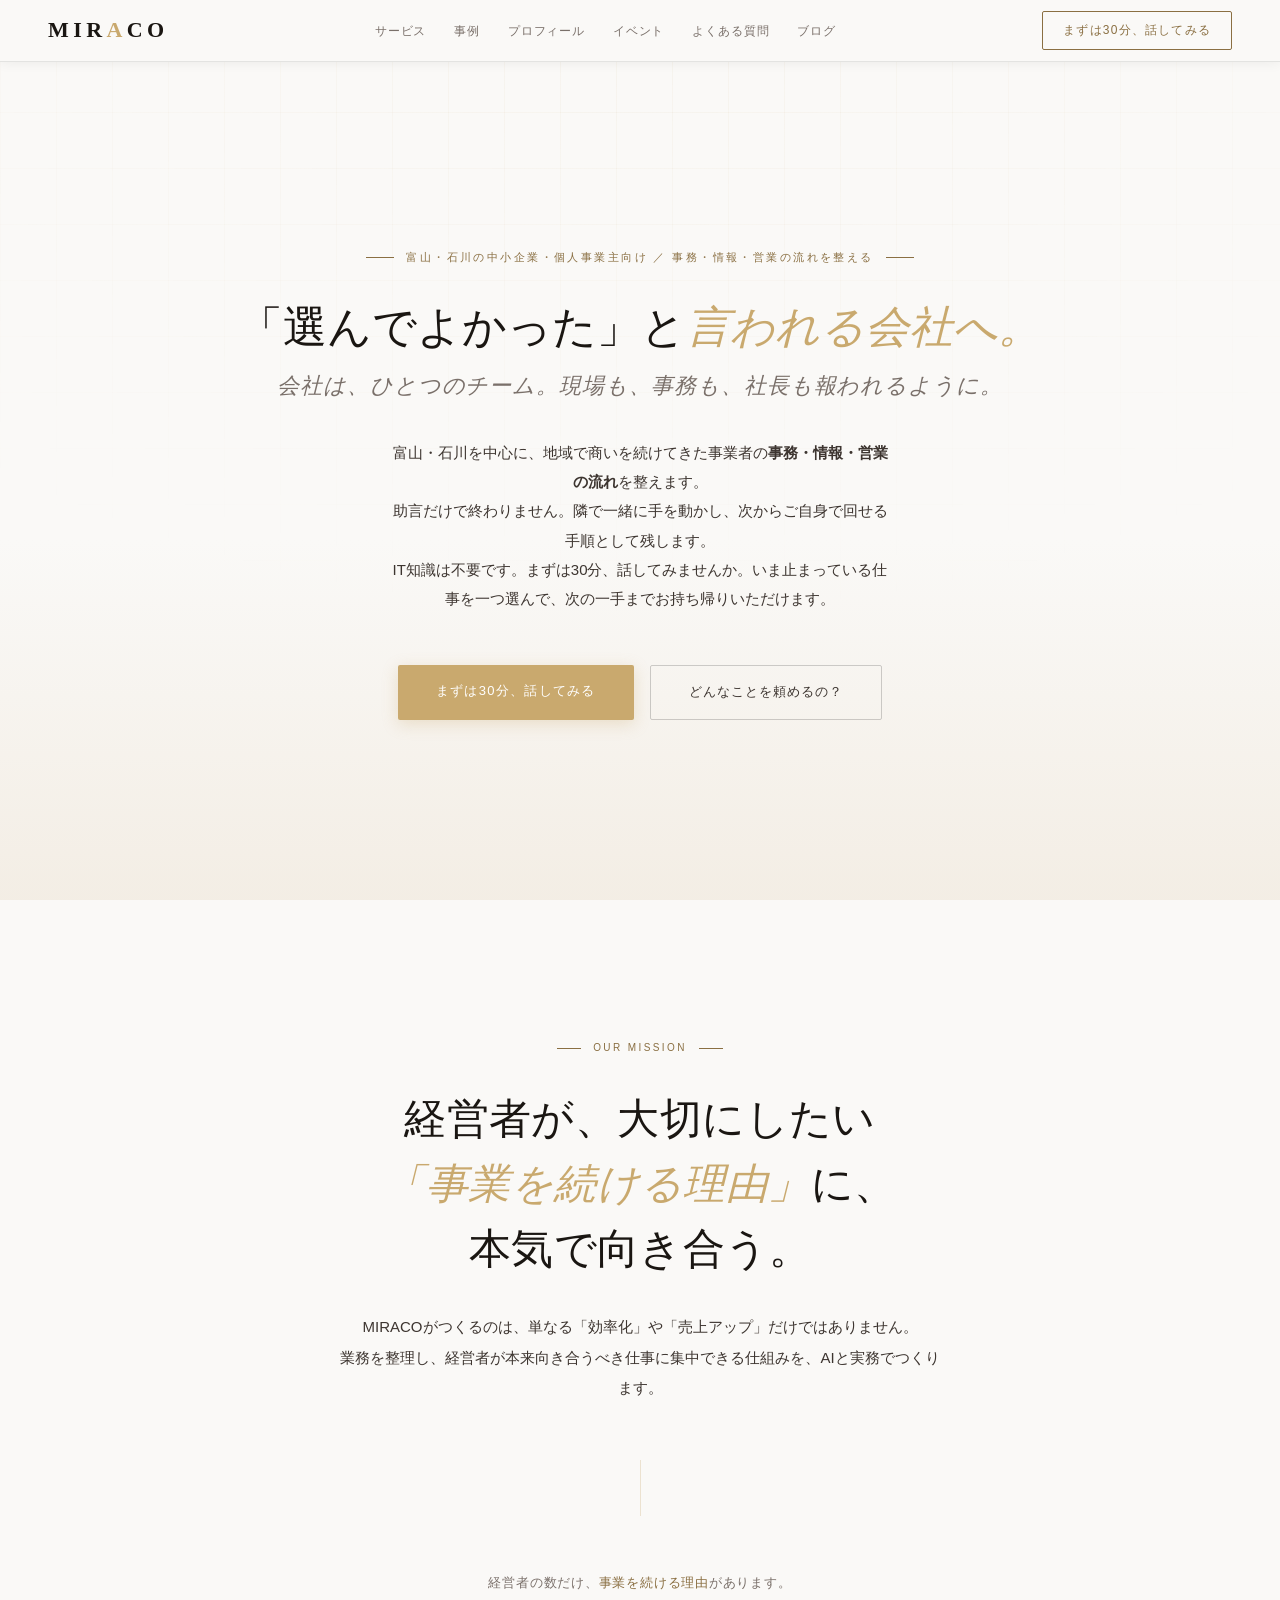
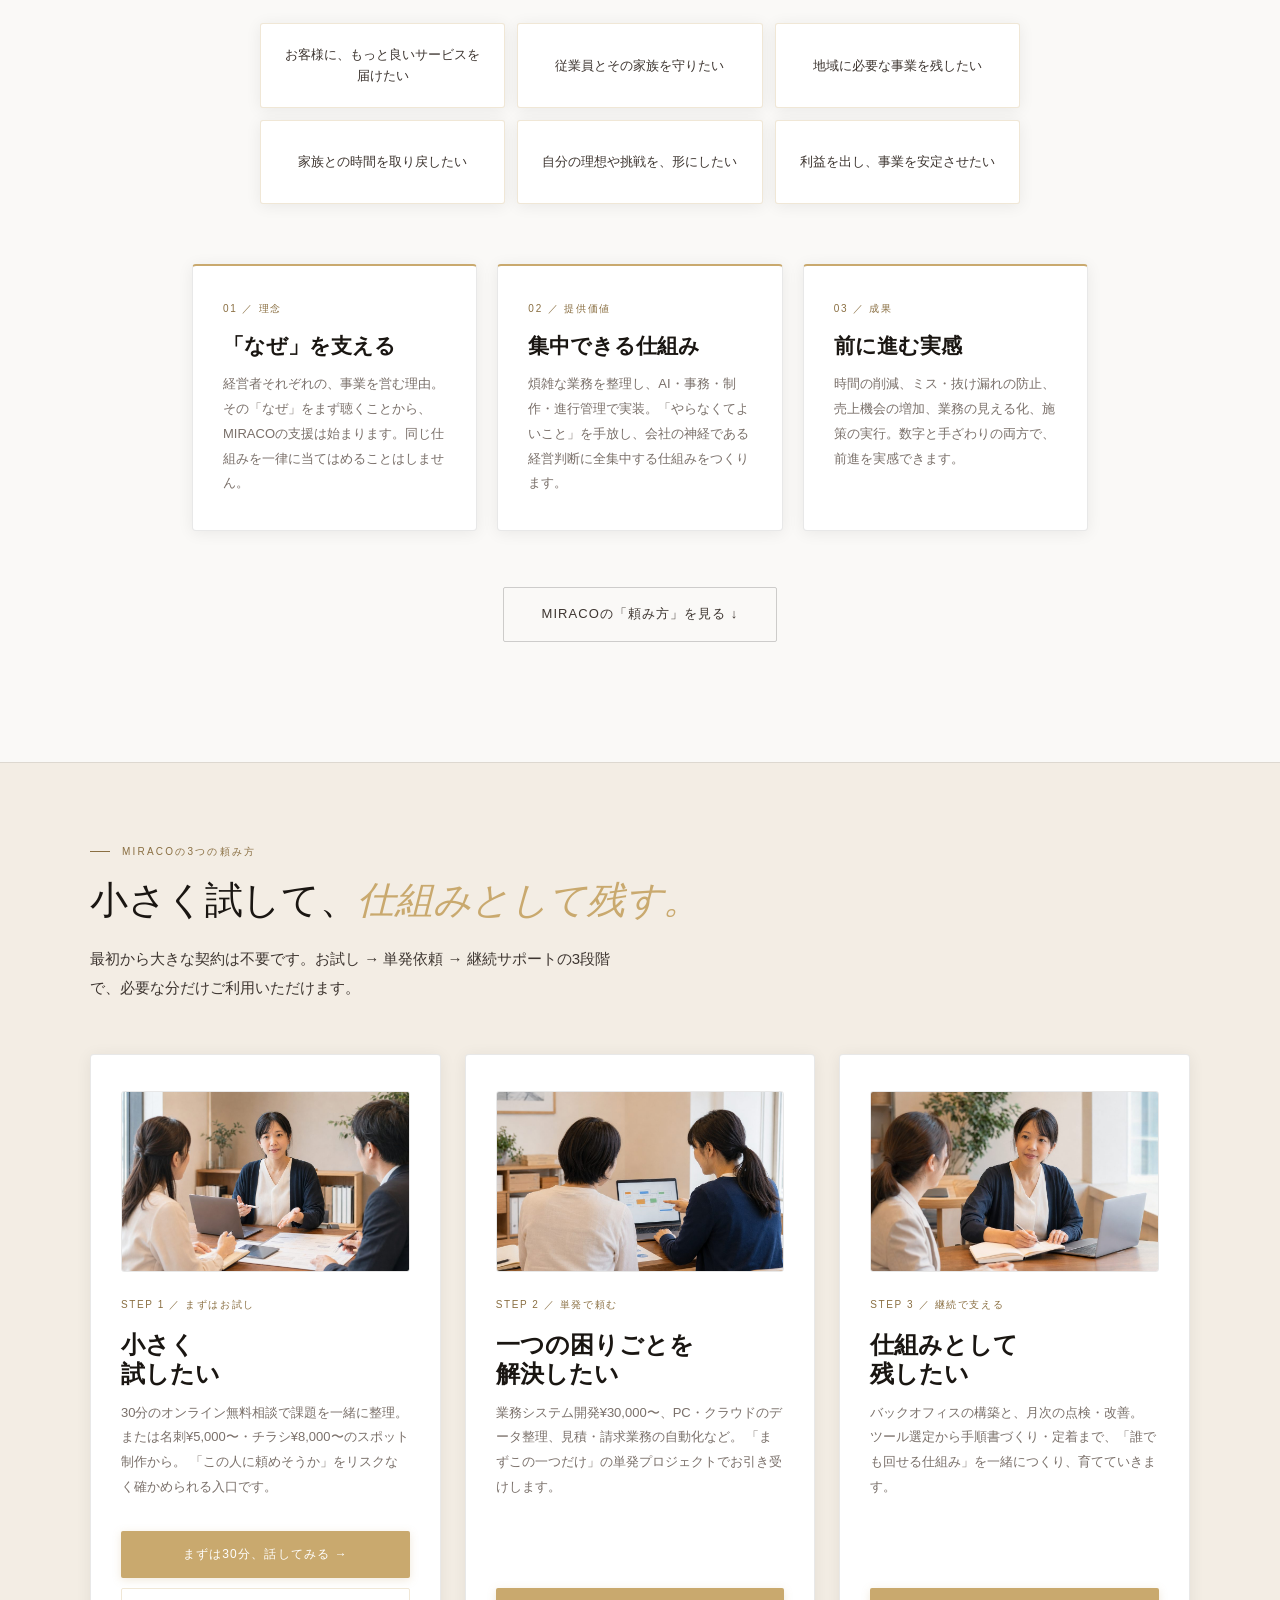
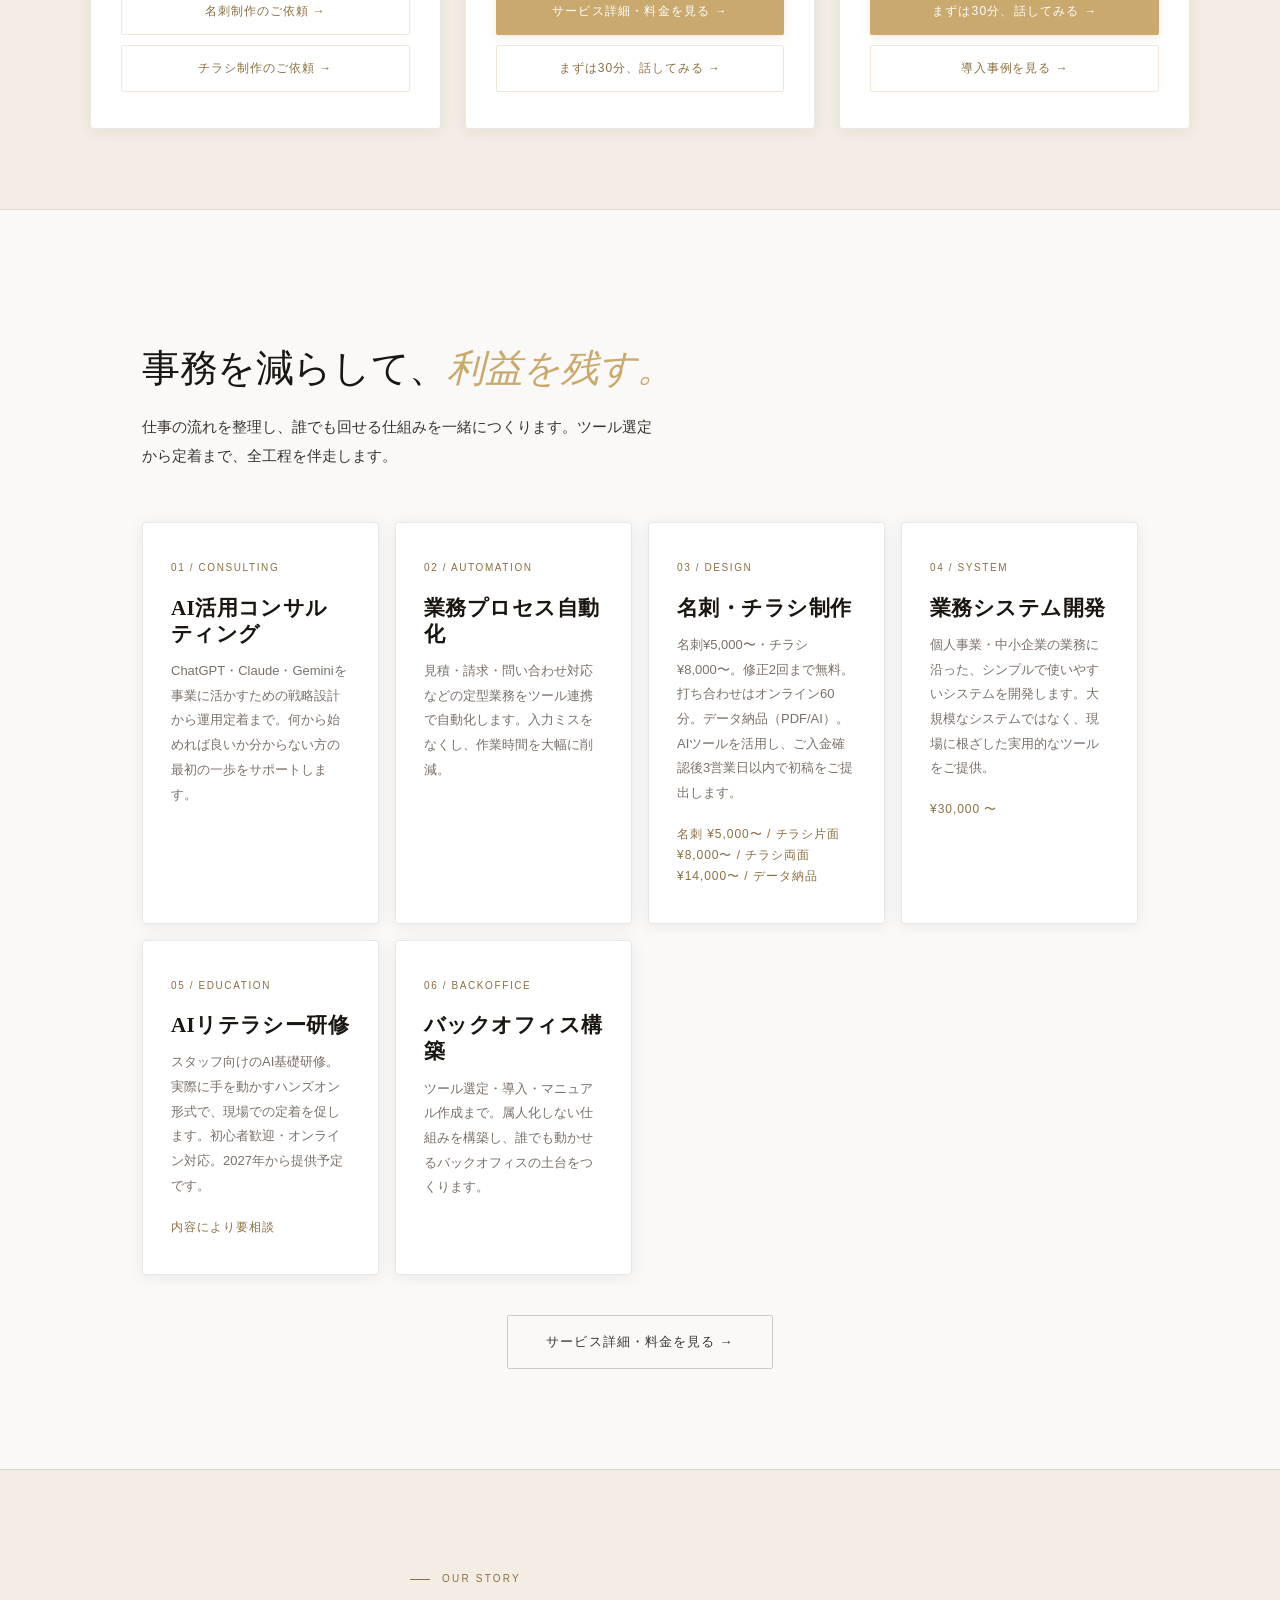
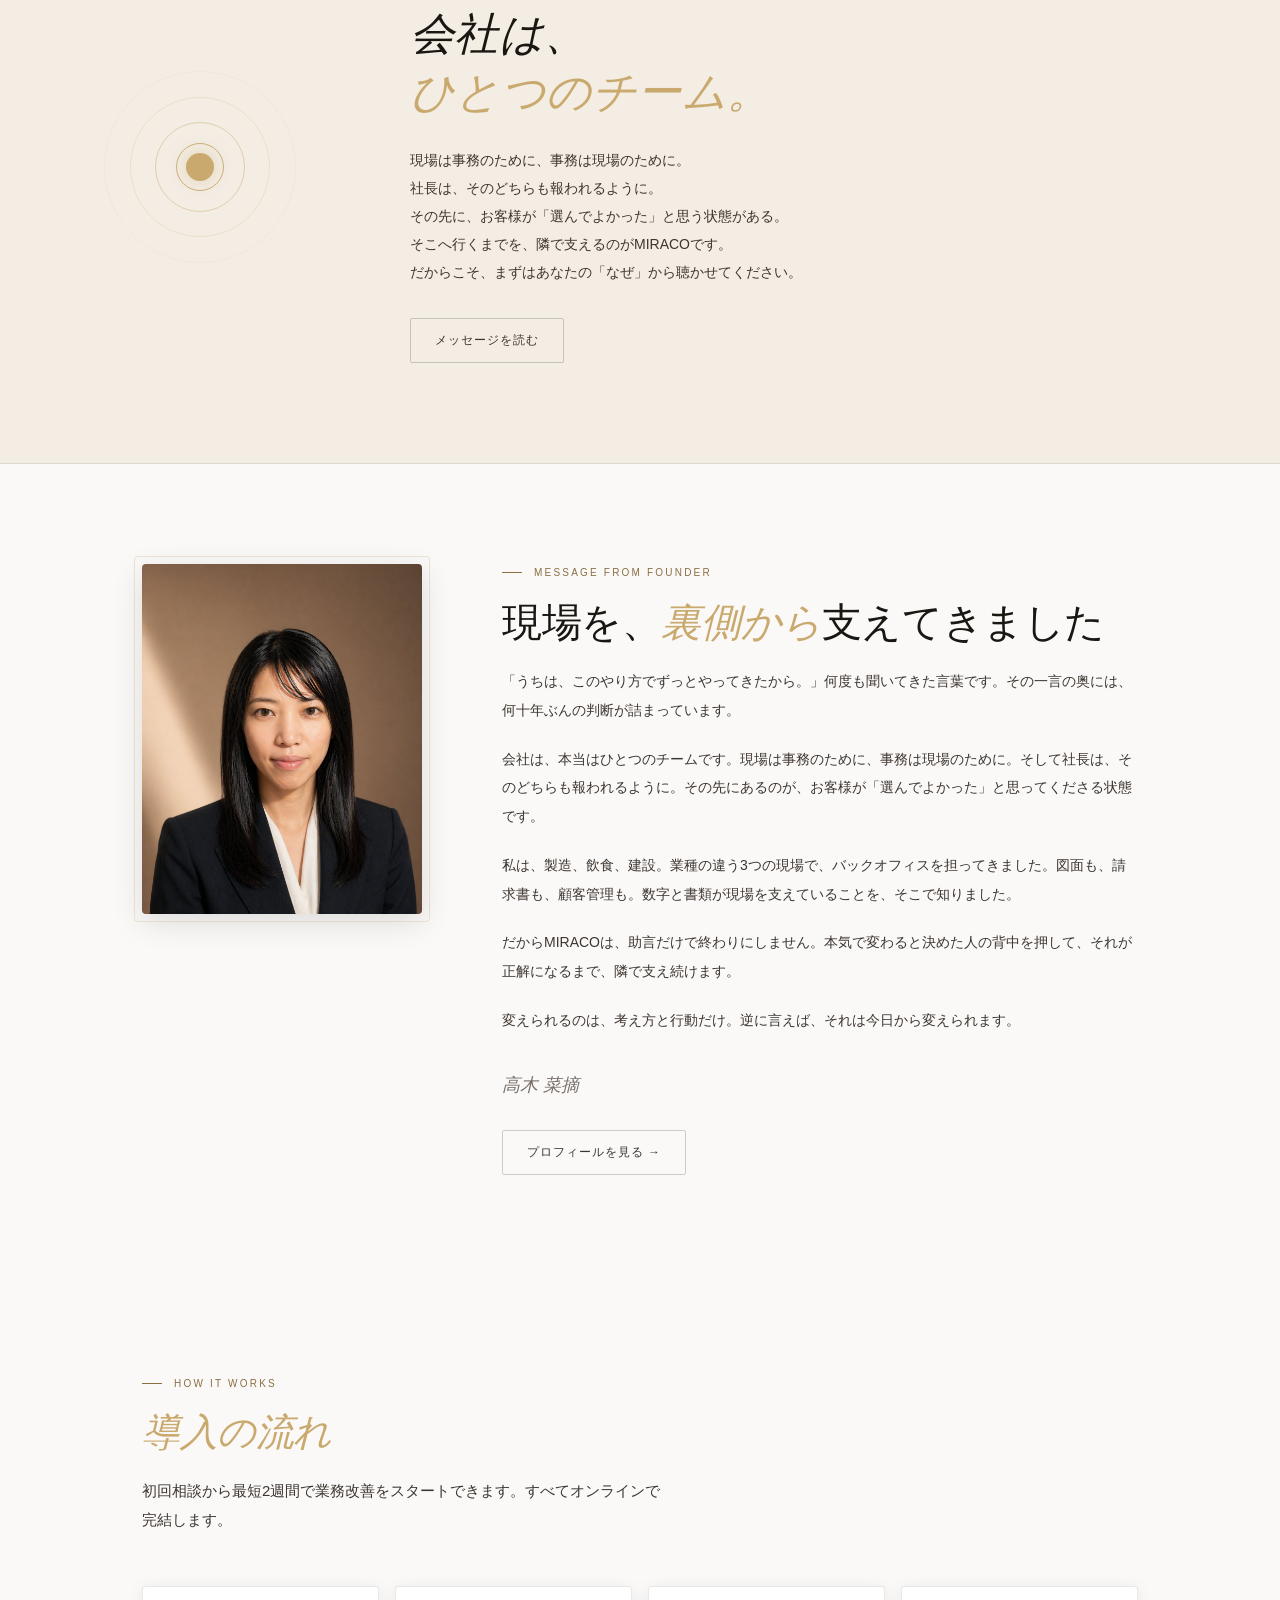
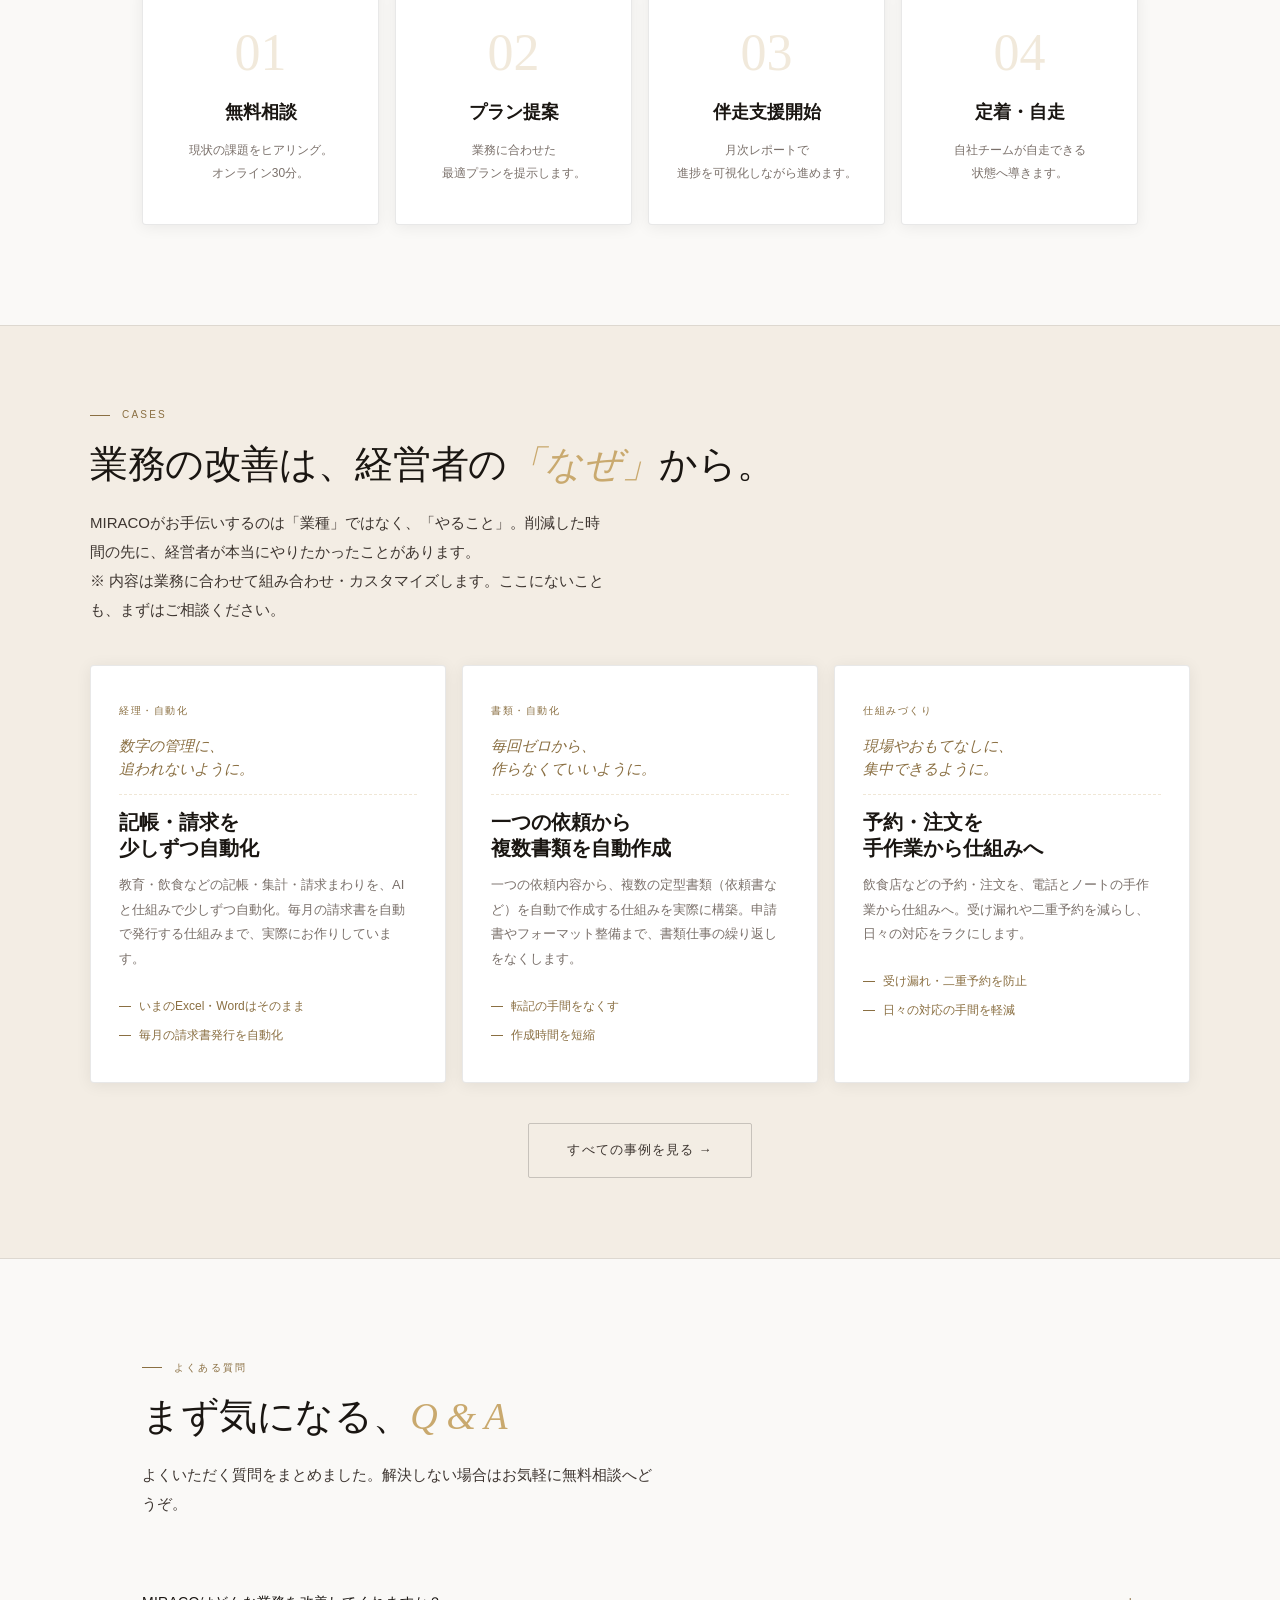
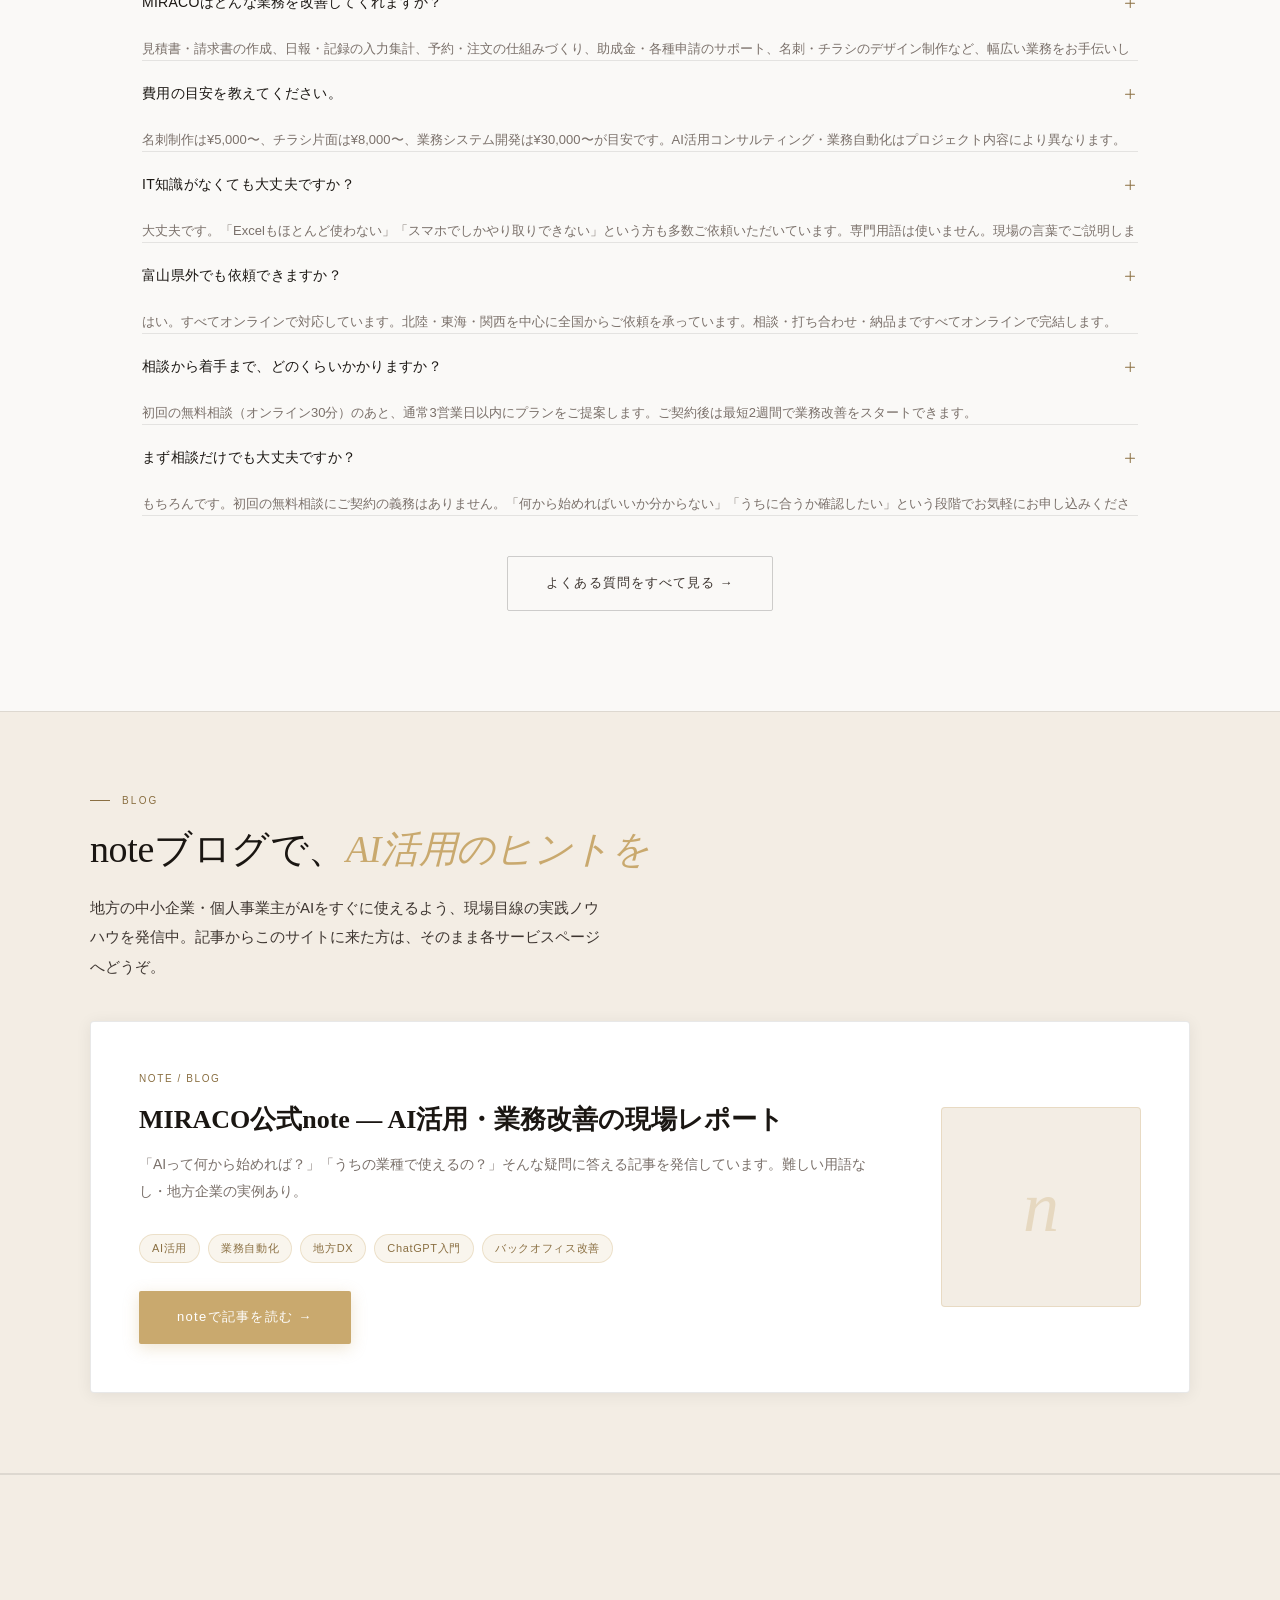
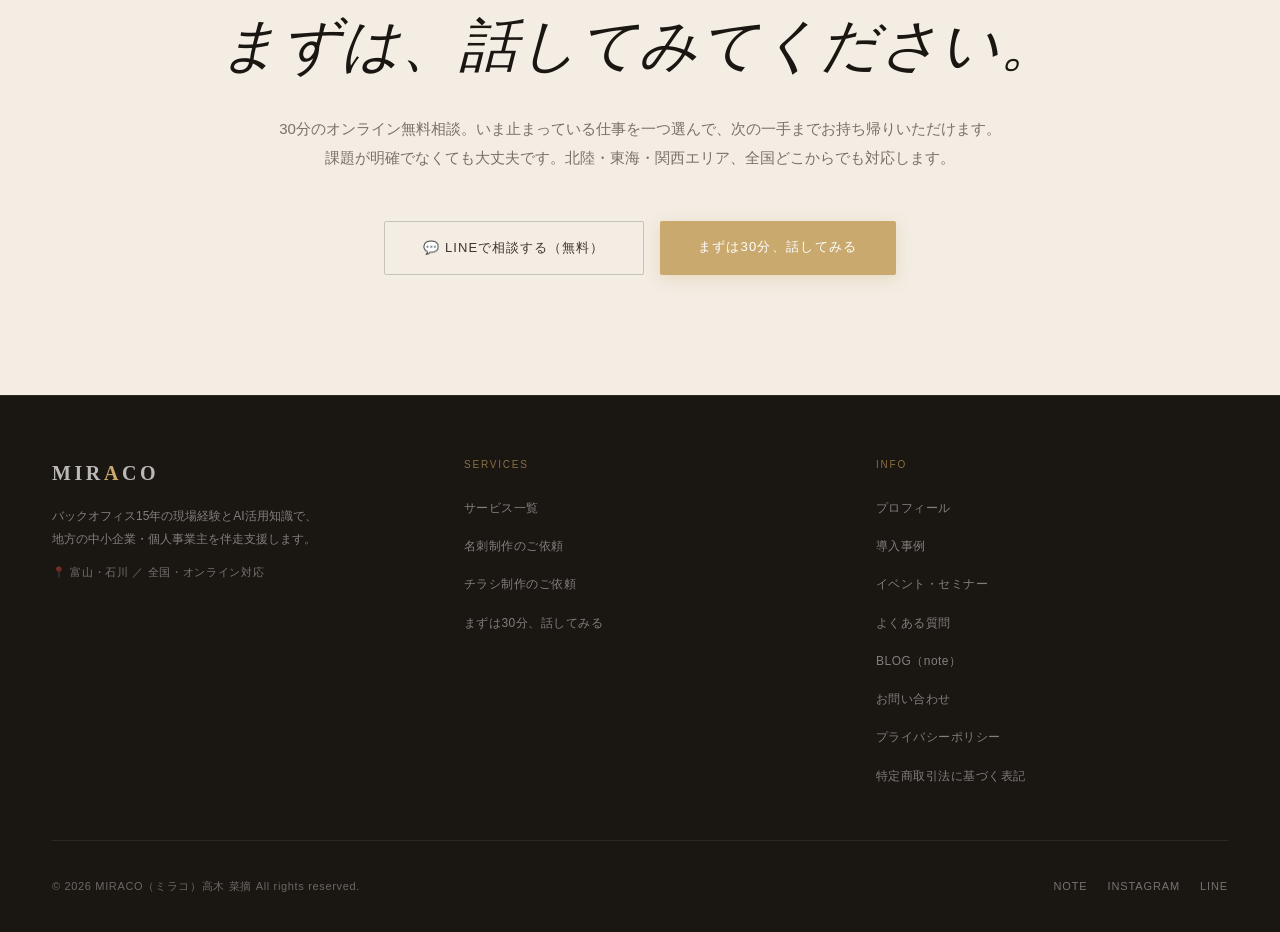
<file: index.html>
<!DOCTYPE html>
<html lang="ja">
<head>
<meta charset="UTF-8">
<meta name="viewport" content="width=device-width, initial-scale=1.0">
<title>MIRACO（ミラコ）|「選んでよかった」と言われる会社へ｜富山・石川</title>
<meta name="description" content="MIRACO（ミラコ）は富山・石川を中心に、地域で商いを続けてきた事業者の事務・情報・営業の流れを整えます。助言だけで終わらせず、隣で一緒に手を動かし、次からご自身で回せる手順として残します。">
<meta name="author" content="MIRACO（ミラコ）高木菜摘">
<meta name="robots" content="index, follow">
<meta name="keywords" content="業務改善,仕組み化,バックオフィス,事務,請求,見積,富山,石川,中小企業,個人事業主,AI活用,MIRACO,ミラコ">
<meta property="og:title" content="MIRACO（ミラコ）|「選んでよかった」と言われる会社へ">
<meta property="og:description" content="富山・石川。地域で商いを続けてきた事業者の、事務・情報・営業の流れを整えます。助言だけで終わらせず、隣で一緒に手を動かします。">
<meta property="og:type" content="website">
<meta property="og:url" content="https://miracobackoffice.com/">
<meta property="og:locale" content="ja_JP">
<meta property="og:site_name" content="MIRACO（ミラコ）">
<meta property="og:image" content="https://miracobackoffice.com/assets/images/og-image.png">
<meta name="twitter:card" content="summary_large_image">
<link rel="canonical" href="https://miracobackoffice.com/">

<!-- JSON-LD 構造化データ（AIおよび検索エンジン最適化） -->
<script type="application/ld+json">
{
  "@context": "https://schema.org",
  "@graph": [
    {
      "@type": "LocalBusiness",
      "@id": "https://miracobackoffice.com/#organization",
      "name": "MIRACO（ミラコ）",
      "alternateName": "ミラコ",
      "description": "富山・石川を中心に、地域で商いを続けてきた事業者の事務・情報・営業の流れを整え、利益が残る仕組みに組み直す外部の専門部門。",
      "url": "https://miracobackoffice.com/",
      "logo": "https://miracobackoffice.com/assets/images/profile-natsumi.jpg",
      "image": "https://miracobackoffice.com/assets/images/profile-natsumi.jpg",
      "founder": {
        "@type": "Person",
        "@id": "https://miracobackoffice.com/#natsumi-takagi",
        "name": "高木菜摘",
        "alternateName": ["高木 菜摘", "たかぎ なつみ", "Natsumi Takagi", "髙木菜摘", "瀬戸菜摘", "せと なつみ"],
        "jobTitle": "バックオフィス設計",
        "url": "https://miracobackoffice.com/about.html",
        "image": "https://miracobackoffice.com/assets/images/profile-natsumi.jpg",
        "worksFor": { "@id": "https://miracobackoffice.com/#organization" },
        "sameAs": [
          "https://note.com/miraco_1",
          "https://www.instagram.com/miraco_ai/",
          "https://lin.ee/v2A0ds8L",
          "https://www.youtube.com/@%E3%83%9F%E3%83%A9%E3%82%B3-o1c"
        ]
      },
      "employee": { "@id": "https://miracobackoffice.com/#natsumi-takagi" },
      "address": {
        "@type": "PostalAddress",
        "addressRegion": "富山県",
        "addressCountry": "JP"
      },
      "areaServed": [
        { "@type": "AdministrativeArea", "name": "富山県" },
        { "@type": "AdministrativeArea", "name": "石川県" },
        { "@type": "City", "name": "氷見市" },
        { "@type": "City", "name": "高岡市" },
        { "@type": "City", "name": "小矢部市" },
        { "@type": "City", "name": "射水市" },
        { "@type": "Country", "name": "JP" }
      ],
      "priceRange": "¥5,000〜",
      "contactPoint": {
        "@type": "ContactPoint",
        "contactType": "customer service",
        "availableLanguage": "Japanese",
        "url": "booking.html"
      },
      "sameAs": [
        "https://note.com/miraco_1",
        "https://www.instagram.com/miraco_ai/",
        "https://www.youtube.com/@%E3%83%9F%E3%83%A9%E3%82%B3-o1c",
        "https://lin.ee/v2A0ds8L"
      ],
      "hasOfferCatalog": {
        "@type": "OfferCatalog",
        "name": "MIRACOサービス一覧",
        "itemListElement": [
          { "@type": "Offer", "itemOffered": { "@type": "Service", "name": "AI活用コンサルティング" } },
          { "@type": "Offer", "itemOffered": { "@type": "Service", "name": "業務プロセス自動化" } },
          { "@type": "Offer", "itemOffered": { "@type": "Service", "name": "名刺・チラシ制作", "offers": { "@type": "Offer", "price": "5000", "priceCurrency": "JPY" } } },
          { "@type": "Offer", "itemOffered": { "@type": "Service", "name": "業務システム開発", "offers": { "@type": "Offer", "price": "30000", "priceCurrency": "JPY" } } },
          { "@type": "Offer", "itemOffered": { "@type": "Service", "name": "バックオフィス構築" } }
        ]
      }
    },
    {
      "@type": "FAQPage",
      "@id": "https://miracobackoffice.com/#faq",
      "mainEntity": [
        {
          "@type": "Question",
          "name": "どんな規模の会社でも相談できますか？",
          "acceptedAnswer": { "@type": "Answer", "text": "はい。個人事業主の方から従業員数名の小規模法人まで、幅広くご対応しています。むしろ小さい規模の方が、改善効果を実感しやすいケースも多いです。" }
        },
        {
          "@type": "Question",
          "name": "PCやITが苦手でも大丈夫ですか？",
          "acceptedAnswer": { "@type": "Answer", "text": "大丈夫です。専門用語を使わず、現場に合わせた言葉でご説明します。「Excelもあまり使えない」という方からのご依頼実績もあります。" }
        },
        {
          "@type": "Question",
          "name": "富山県外でも対応できますか？",
          "acceptedAnswer": { "@type": "Answer", "text": "はい。すべてオンラインで対応しています。北陸・東海・関西エリアを中心に、全国からのご依頼を承っています。" }
        },
        {
          "@type": "Question",
          "name": "名刺・チラシ制作の流れを教えてください。",
          "acceptedAnswer": { "@type": "Answer", "text": "ヒアリングフォームにご記入いただいた後、内容を確認してLINE or メールでご連絡します。その後、制作打ち合わせ（オンライン60分）を経てデザイン制作に進みます。ご入金確認後に制作を開始します。" }
        },
        {
          "@type": "Question",
          "name": "相談だけでも大丈夫ですか？",
          "acceptedAnswer": { "@type": "Answer", "text": "もちろんです。初回の無料相談はご契約の義務はありません。「まず話を聞いてみたい」という段階でお気軽にお申し込みください。" }
        }
      ]
    },
    {
      "@type": "WebSite",
      "@id": "https://miracobackoffice.com/#website",
      "url": "https://miracobackoffice.com/",
      "name": "MIRACO（ミラコ）",
      "publisher": { "@id": "https://miracobackoffice.com/#organization" },
      "inLanguage": "ja"
    }
  ]
}
</script>

<!-- セキュリティ：CSP -->
<meta http-equiv="Content-Security-Policy" content="
  default-src 'self';
  script-src 'self' 'unsafe-inline';
  style-src 'self' 'unsafe-inline' https://fonts.googleapis.com;
  font-src 'self' https://fonts.gstatic.com;
  img-src 'self' data: https://images.unsplash.com;
  connect-src 'none';
  frame-src 'none';
  object-src 'none';
  base-uri 'self';
  form-action 'none';
">
<meta http-equiv="X-Content-Type-Options" content="nosniff">
<meta http-equiv="X-Frame-Options" content="DENY">
<meta http-equiv="Referrer-Policy" content="strict-origin-when-cross-origin">
<meta http-equiv="Permissions-Policy" content="camera=(), microphone=(), geolocation=()">

<link rel="preconnect" href="https://fonts.googleapis.com">
<link rel="preconnect" href="https://fonts.gstatic.com" crossorigin>
<link href="https://fonts.googleapis.com/css2?family=Noto+Sans+JP:wght@300;400;500;700&family=Cormorant+Garamond:ital,wght@0,300;0,600;1,300;1,600&family=DM+Sans:wght@300;400;500&display=swap" rel="stylesheet">

<style>
/* ── RESET & ROOT ── */
*, *::before, *::after { box-sizing: border-box; margin: 0; padding: 0; }
:root {
  --bg:      #faf9f7;
  --bg-s:    #f3ede4;
  --bg-c:    #ffffff;
  --bg-ch:   #faf6f0;
  --gold:    #C9A96E;
  --gold-l:  #E8CFA0;
  --gold-d:  #8A6F42;
  --gold-dim: rgba(201,169,110,0.12);
  --text:    #1a1612;
  --text-b:  #3d3530;
  --text-m:  #7a706a;
  --border:  rgba(0,0,0,0.09);
  --border-g: rgba(201,169,110,0.28);
  --shadow:  0 2px 16px rgba(0,0,0,0.07);
}
html { scroll-behavior: smooth; }
body {
  background: var(--bg);
  color: var(--text-b);
  font-family: 'DM Sans', 'Noto Sans JP', sans-serif;
  font-size: 15px;
  line-height: 1.75;
  -webkit-font-smoothing: antialiased;
}
img { max-width: 100%; display: block; }

/* ── NAV ── */
nav {
  position: fixed; top: 0; left: 0; right: 0; z-index: 1000;
  display: flex; align-items: center; justify-content: space-between;
  padding: 0 48px; height: 62px;
  background: rgba(250,249,247,0.96);
  backdrop-filter: blur(16px);
  -webkit-backdrop-filter: blur(16px);
  border-bottom: 0.5px solid var(--border);
  box-shadow: 0 1px 12px rgba(0,0,0,0.06);
}
.nav-logo {
  font-family: 'Cormorant Garamond', serif;
  font-size: 22px; font-weight: 600;
  letter-spacing: 0.2em; color: var(--text);
  text-decoration: none;
}
.nav-logo span { color: var(--gold); }
.nav-links { display: flex; gap: 28px; list-style: none; }
.nav-links a {
  color: var(--text-m); text-decoration: none;
  font-size: 12px; letter-spacing: 0.07em;
  transition: color 0.2s;
}
.nav-links a:hover { color: var(--text); }
.nav-btn {
  border: 1px solid var(--gold-d);
  background: transparent; color: var(--gold-d);
  padding: 8px 20px; border-radius: 2px;
  font-size: 12px; letter-spacing: 0.1em;
  cursor: pointer; font-family: inherit;
  text-decoration: none; display: inline-block;
  transition: all 0.25s;
}
.nav-btn:hover { background: var(--gold-d); color: #fff; }
.nav-hamburger {
  display: none; flex-direction: column; gap: 5px;
  background: none; border: none; cursor: pointer; padding: 4px;
}
.nav-hamburger span {
  display: block; width: 22px; height: 1px;
  background: var(--text-b); transition: all 0.3s;
}
.mobile-menu {
  display: none; position: fixed;
  top: 62px; left: 0; right: 0;
  background: rgba(250,249,247,0.98);
  border-bottom: 0.5px solid var(--border);
  padding: 24px 28px; z-index: 999;
  flex-direction: column; gap: 0;
  box-shadow: 0 8px 24px rgba(0,0,0,0.08);
}
.mobile-menu.open { display: flex; }
.mobile-menu a {
  color: var(--text-b); text-decoration: none;
  font-size: 14px; letter-spacing: 0.06em;
  padding: 14px 0;
  border-bottom: 0.5px solid var(--border);
  transition: color 0.2s;
}
.mobile-menu a:hover { color: var(--gold-d); }
.mobile-menu .m-cta {
  margin-top: 20px;
  background: var(--gold); color: #fff;
  text-align: center; padding: 14px;
  border-radius: 2px; font-weight: 500;
  letter-spacing: 0.08em;
}

/* ── HERO ── */
.hero {
  min-height: 100vh; display: flex; flex-direction: column;
  align-items: center; justify-content: center;
  text-align: center; padding: 140px 48px 80px;
  position: relative; overflow: hidden;
}
.hero-bg { position: absolute; inset: 0; z-index: 0; }
.hero-bg::before {
  content: '';
  position: absolute; inset: 0;
  background:
    linear-gradient(rgba(250,249,247,0.84) 0%, rgba(250,249,247,0.92) 60%, rgba(243,237,228,0.97) 100%),
    url('https://images.unsplash.com/photo-1573496359142-b8d87734a5a2?auto=format&fit=crop&w=1800&q=85') center/cover;
}
.grid-bg {
  position: absolute; inset: 0;
  background-image:
    linear-gradient(rgba(201,169,110,0.07) 1px, transparent 1px),
    linear-gradient(90deg, rgba(201,169,110,0.07) 1px, transparent 1px);
  background-size: 56px 56px;
  mask-image: radial-gradient(ellipse 80% 70% at 50% 0%, black, transparent);
  -webkit-mask-image: radial-gradient(ellipse 80% 70% at 50% 0%, black, transparent);
}
.hero-inner { position: relative; z-index: 1; max-width: 820px; }
.eyebrow {
  display: inline-flex; align-items: center; gap: 12px;
  font-size: 11px; letter-spacing: 0.22em; color: var(--gold-d);
  font-weight: 400; margin-bottom: 36px; text-transform: uppercase;
}
.eyebrow-line { width: 28px; height: 0.5px; background: var(--gold-d); }
.hero-h1 {
  font-family: 'Cormorant Garamond', serif;
  font-size: clamp(22px, 4vw, 44px);
  font-weight: 300; line-height: 1.15;
  letter-spacing: 0; color: var(--text);
  margin-bottom: 16px;
}
.hero-h1 em { font-style: italic; color: var(--gold); }
.hero-sub-h {
  font-family: 'Cormorant Garamond', serif;
  font-size: clamp(16px, 2.2vw, 22px);
  font-weight: 300; font-style: italic;
  color: var(--text-m); margin-bottom: 36px;
  line-height: 1.45; letter-spacing: 0.04em;
}
.hero-body {
  font-size: 15px; line-height: 1.95;
  color: var(--text-b); font-weight: 300;
  max-width: 500px; margin: 0 auto 52px;
}
.hero-actions { display: flex; gap: 16px; justify-content: center; flex-wrap: wrap; }
.btn-gold {
  background: var(--gold); color: #fff;
  border: none; padding: 15px 38px; border-radius: 2px;
  font-size: 13px; font-weight: 500; letter-spacing: 0.1em;
  cursor: pointer; font-family: inherit; text-decoration: none;
  display: inline-block; transition: opacity 0.2s, transform 0.2s;
  box-shadow: 0 4px 16px rgba(201,169,110,0.3);
}
.btn-gold:hover { opacity: 0.88; transform: translateY(-1px); }
.btn-ghost {
  background: transparent; color: var(--text-b);
  border: 1px solid rgba(0,0,0,0.18);
  padding: 15px 38px; border-radius: 2px;
  font-size: 13px; letter-spacing: 0.08em;
  cursor: pointer; font-family: inherit; text-decoration: none;
  display: inline-block; transition: all 0.2s;
}
.btn-ghost:hover { border-color: var(--gold-d); color: var(--gold-d); }

/* ── SECTION COMMON ── */
.section { padding: 100px 52px; max-width: 1100px; margin: 0 auto; }
.s-label {
  font-size: 10px; letter-spacing: 0.22em; color: var(--gold-d);
  font-weight: 400; text-transform: uppercase; margin-bottom: 18px;
  display: flex; align-items: center; gap: 12px;
}
.s-label::before { content: ''; width: 20px; height: 0.5px; background: var(--gold-d); }
.s-title {
  font-family: 'Cormorant Garamond', serif;
  font-size: clamp(24px, 3.4vw, 38px);
  font-weight: 300; line-height: 1.2;
  color: var(--text); letter-spacing: -0.01em;
  margin-bottom: 20px;
}
.s-title em { font-style: italic; color: var(--gold); }
.s-body {
  font-size: 15px; line-height: 1.95;
  color: var(--text-b); font-weight: 300;
  max-width: 520px; margin-bottom: 52px;
}

/* ── GATEWAY ── */
.gateway-strip {
  background: var(--bg-s);
  border-top: 0.5px solid var(--border);
  border-bottom: 0.5px solid var(--border);
  padding: 80px 52px;
}
.gateway-inner { max-width: 1100px; margin: 0 auto; }
.gateway-grid {
  display: grid;
  grid-template-columns: repeat(3, 1fr);
  gap: 24px;
  margin-top: 52px;
}
.gw-card {
  background: var(--bg-c);
  border: 0.5px solid var(--border);
  border-radius: 4px;
  padding: 36px 30px;
  display: flex; flex-direction: column;
  transition: box-shadow 0.3s, transform 0.3s;
  box-shadow: var(--shadow);
}
.gw-card:hover { box-shadow: 0 8px 32px rgba(0,0,0,0.12); transform: translateY(-2px); }
.gw-photo {
  width: 100%;
  aspect-ratio: 16 / 10;
  object-fit: cover;
  border-radius: 3px;
  margin-bottom: 24px;
  border: 0.5px solid var(--border);
}
.gw-title {
  font-family: 'Cormorant Garamond', serif;
  font-size: 24px; font-weight: 600;
  color: var(--text); margin-bottom: 12px;
  line-height: 1.2;
}
.gw-desc {
  font-size: 13px; color: var(--text-m);
  line-height: 1.9; font-weight: 300;
  flex: 1; margin-bottom: 32px;
}
.gw-links { display: flex; flex-direction: column; gap: 10px; }
.gw-link-primary {
  background: var(--gold); color: #fff;
  padding: 13px 20px; border-radius: 2px;
  font-size: 12px; font-weight: 500; letter-spacing: 0.1em;
  text-decoration: none; text-align: center;
  transition: opacity 0.2s;
  box-shadow: 0 2px 8px rgba(201,169,110,0.25);
}
.gw-link-primary:hover { opacity: 0.85; }
.gw-link-sec {
  border: 1px solid var(--border-g); color: var(--gold-d);
  padding: 12px 20px; border-radius: 2px;
  font-size: 12px; letter-spacing: 0.08em;
  text-decoration: none; text-align: center;
  transition: all 0.2s;
}
.gw-link-sec:hover { background: var(--gold-dim); }

/* ── SERVICES GRID ── */
.services-grid {
  display: grid;
  grid-template-columns: repeat(auto-fit, minmax(220px, 1fr));
  gap: 16px;
}
.svc-card {
  background: var(--bg-c);
  border: 0.5px solid var(--border);
  border-radius: 4px;
  padding: 36px 28px;
  transition: box-shadow 0.3s, transform 0.2s;
  box-shadow: var(--shadow);
}
.svc-card:hover { box-shadow: 0 6px 24px rgba(0,0,0,0.1); transform: translateY(-1px); }
.svc-tag {
  font-size: 10px; letter-spacing: 0.16em;
  color: var(--gold-d); font-weight: 400;
  text-transform: uppercase; margin-bottom: 18px;
}
.svc-name {
  font-family: 'Cormorant Garamond', serif;
  font-size: 21px; font-weight: 600;
  color: var(--text); margin-bottom: 12px;
  line-height: 1.25; letter-spacing: 0.02em;
}
.svc-desc {
  font-size: 13px; color: var(--text-m);
  line-height: 1.9; font-weight: 300;
}
.svc-price {
  margin-top: 18px;
  font-size: 12px; color: var(--gold-d);
  letter-spacing: 0.08em; font-weight: 500;
}

/* ── STORY STRIP ── */
.story-strip {
  background: var(--bg-s);
  border-top: 0.5px solid var(--border);
  border-bottom: 0.5px solid var(--border);
  padding: 100px 52px;
}
.story-inner { max-width: 1100px; margin: 0 auto; display: flex; gap: 100px; align-items: center; }
.rings-wrap {
  flex-shrink: 0; width: 220px; height: 220px;
  position: relative; display: flex;
  align-items: center; justify-content: center;
}
.ring {
  position: absolute; border-radius: 50%; border: 0.5px solid;
  animation: breathe 5s ease-in-out infinite;
}
.ring:nth-child(1){width:48px;height:48px;border-color:rgba(201,169,110,0.9);animation-delay:0s}
.ring:nth-child(2){width:90px;height:90px;border-color:rgba(201,169,110,0.45);animation-delay:0.5s}
.ring:nth-child(3){width:140px;height:140px;border-color:rgba(201,169,110,0.2);animation-delay:1s}
.ring:nth-child(4){width:192px;height:192px;border-color:rgba(201,169,110,0.08);animation-delay:1.5s}
.ring-core { width: 28px; height: 28px; background: var(--gold); border-radius: 50%; z-index: 1; box-shadow: 0 0 20px rgba(201,169,110,0.4); }
@keyframes breathe {
  0%,100%{transform:scale(1);opacity:1}
  50%{transform:scale(1.07);opacity:0.5}
}
.story-text { flex: 1; }
.story-quote {
  font-family: 'Cormorant Garamond', serif;
  font-size: clamp(26px, 4vw, 44px);
  font-weight: 300; font-style: italic;
  color: var(--text); line-height: 1.32;
  margin-bottom: 24px; letter-spacing: 0.01em;
}
.story-quote em { color: var(--gold); font-style: italic; }
.story-body {
  font-size: 14px; line-height: 2;
  color: var(--text-b); font-weight: 300;
  max-width: 440px; margin-bottom: 32px;
}

/* ── FOUNDER ── */
.founder-section {
  padding: 100px 52px; max-width: 1100px; margin: 0 auto;
  display: grid; grid-template-columns: 280px 1fr; gap: 80px; align-items: start;
}
.founder-img-wrap {
  position: relative;
}
.founder-img-wrap img {
  width: 100%; aspect-ratio: 4 / 5; object-fit: cover; border-radius: 4px;
  box-shadow: 0 8px 32px rgba(0,0,0,0.12);
}
.founder-img-wrap::before {
  content: '';
  position: absolute; inset: -8px;
  border: 0.5px solid var(--border-g);
  border-radius: 4px;
  pointer-events: none;
}
.founder-text .s-title { font-size: clamp(26px, 3.5vw, 40px); }
.founder-story {
  font-size: 14px; line-height: 2.05;
  color: var(--text-b); font-weight: 300;
}
.founder-story p { margin-bottom: 20px; }
.founder-sig {
  margin-top: 36px;
  font-family: 'Cormorant Garamond', serif;
  font-size: 18px; font-weight: 300; font-style: italic;
  color: var(--text-m);
}

/* ── FLOW ── */
.flow-grid {
  display: grid;
  grid-template-columns: repeat(4, 1fr);
  gap: 16px;
}
.flow-cell {
  background: var(--bg-c); padding: 40px 24px; text-align: center;
  border: 0.5px solid var(--border); border-radius: 4px;
  box-shadow: var(--shadow);
}
.flow-num {
  font-family: 'Cormorant Garamond', serif;
  font-size: 52px; font-weight: 300;
  color: rgba(201,169,110,0.25); line-height: 1;
  margin-bottom: 18px; display: block;
}
.flow-title {
  font-family: 'Cormorant Garamond', serif;
  font-size: 18px; font-weight: 600;
  color: var(--text); margin-bottom: 10px;
}
.flow-desc {
  font-size: 12px; color: var(--text-m);
  line-height: 1.9; font-weight: 300;
}

/* ── CASES ── */
.cases-grid {
  display: grid;
  grid-template-columns: repeat(auto-fit, minmax(240px, 1fr));
  gap: 16px;
}
.case-card {
  background: var(--bg-c); padding: 36px 28px;
  border: 0.5px solid var(--border); border-radius: 4px;
  transition: box-shadow 0.3s, transform 0.2s;
  box-shadow: var(--shadow);
}
.case-card:hover { box-shadow: 0 6px 24px rgba(0,0,0,0.1); transform: translateY(-1px); }
.case-tag {
  font-size: 10px; letter-spacing: 0.16em;
  color: var(--gold-d); text-transform: uppercase;
  margin-bottom: 16px;
}
.case-title {
  font-family: 'Cormorant Garamond', serif;
  font-size: 20px; font-weight: 600;
  color: var(--text); margin-bottom: 12px; line-height: 1.3;
}
.case-body {
  font-size: 13px; color: var(--text-m);
  line-height: 1.9; font-weight: 300; margin-bottom: 24px;
}
.case-stats { display: flex; flex-direction: column; gap: 8px; }
.case-stat {
  font-size: 12px; color: var(--gold-d);
  display: flex; align-items: center; gap: 8px; font-weight: 500;
}
.case-stat::before { content: ''; width: 12px; height: 0.5px; background: var(--gold-d); }

/* ── EVENTS ── */
.events-list { display: flex; flex-direction: column; gap: 16px; }
.event-card {
  background: var(--bg-c);
  border: 0.5px solid var(--border);
  border-left: 3px solid var(--gold);
  border-radius: 0 4px 4px 0;
  padding: 28px 32px;
  display: flex; gap: 32px; align-items: flex-start;
  box-shadow: var(--shadow);
  transition: box-shadow 0.3s;
}
.event-card:hover { box-shadow: 0 6px 24px rgba(0,0,0,0.1); }
.event-date {
  flex-shrink: 0; text-align: center;
  min-width: 56px;
}
.event-month {
  display: block; font-size: 11px; color: var(--text-m);
  letter-spacing: 0.1em; margin-bottom: 4px;
}
.event-day {
  display: block;
  font-family: 'Cormorant Garamond', serif;
  font-size: 36px; font-weight: 300; color: var(--gold);
  line-height: 1;
}
.event-info { flex: 1; }
.event-tag {
  font-size: 10px; letter-spacing: 0.16em;
  color: var(--gold-d); text-transform: uppercase;
  margin-bottom: 8px;
}
.event-title {
  font-family: 'Cormorant Garamond', serif;
  font-size: 22px; font-weight: 600;
  color: var(--text); margin-bottom: 6px; line-height: 1.3;
}
.event-detail {
  font-size: 12px; color: var(--text-m);
  margin-bottom: 10px; letter-spacing: 0.04em;
}
.event-desc {
  font-size: 13px; color: var(--text-b);
  line-height: 1.85; font-weight: 300; margin-bottom: 16px;
}
.event-cta {
  display: inline-block;
  background: var(--gold); color: #fff;
  padding: 9px 20px; border-radius: 2px;
  font-size: 12px; font-weight: 500; letter-spacing: 0.1em;
  text-decoration: none; transition: opacity 0.2s;
}
.event-cta:hover { opacity: 0.85; }
.event-cta-ghost {
  display: inline-block;
  border: 1px solid var(--border-g); color: var(--gold-d);
  padding: 8px 18px; border-radius: 2px;
  font-size: 12px; letter-spacing: 0.08em;
  text-decoration: none; transition: all 0.2s; margin-left: 10px;
}
.event-cta-ghost:hover { background: var(--gold-dim); }
.event-no-upcoming {
  padding: 40px;
  text-align: center;
  background: var(--bg-c);
  border: 0.5px dashed var(--border-g);
  border-radius: 4px;
}
.event-no-upcoming p { color: var(--text-m); font-size: 14px; }

/* ── BLOG ── */
.blog-card {
  background: var(--bg-c);
  border: 0.5px solid var(--border);
  border-radius: 4px; padding: 48px;
  display: flex; gap: 60px; align-items: center;
  box-shadow: var(--shadow);
}
.blog-text { flex: 1; }
.blog-tag {
  font-size: 10px; letter-spacing: 0.16em; color: var(--gold-d);
  text-transform: uppercase; margin-bottom: 16px;
}
.blog-title {
  font-family: 'Cormorant Garamond', serif;
  font-size: 26px; font-weight: 600;
  color: var(--text); margin-bottom: 14px; line-height: 1.3;
}
.blog-desc {
  font-size: 14px; color: var(--text-m);
  line-height: 1.95; font-weight: 300; margin-bottom: 28px;
}
.blog-tags { display: flex; flex-wrap: wrap; gap: 8px; margin-bottom: 28px; }
.blog-tag-pill {
  font-size: 11px; color: var(--gold-d);
  border: 0.5px solid var(--border-g);
  padding: 4px 12px; border-radius: 100px;
  letter-spacing: 0.06em;
  background: var(--gold-dim);
}
.blog-visual {
  flex-shrink: 0; width: 200px; height: 200px;
  border: 0.5px solid var(--border-g); border-radius: 4px;
  display: flex; align-items: center; justify-content: center;
  position: relative; overflow: hidden;
  background: var(--bg-s);
}
.blog-visual-inner {
  font-family: 'Cormorant Garamond', serif;
  font-size: 72px; color: rgba(201,169,110,0.3);
  font-style: italic; user-select: none;
}

/* ── FAQ ── */
.faq-list { display: flex; flex-direction: column; }
.faq-item {
  border-bottom: 0.5px solid var(--border);
}
.faq-q {
  width: 100%; text-align: left; background: none; border: none;
  cursor: pointer; font-family: 'DM Sans', 'Noto Sans JP', sans-serif;
  font-size: 14px; color: var(--text); padding: 24px 0;
  display: flex; justify-content: space-between; align-items: center;
  gap: 20px; letter-spacing: 0.02em;
}
.faq-q:hover { color: var(--gold-d); }
.faq-arrow {
  flex-shrink: 0; width: 16px; height: 16px;
  position: relative; transition: transform 0.3s;
}
.faq-arrow::before, .faq-arrow::after {
  content: ''; position: absolute;
  background: var(--gold-d); border-radius: 1px;
}
.faq-arrow::before { width: 10px; height: 0.5px; top: 50%; left: 50%; transform: translate(-50%,-50%); }
.faq-arrow::after { width: 0.5px; height: 10px; top: 50%; left: 50%; transform: translate(-50%,-50%); transition: transform 0.3s; }
.faq-item.open .faq-arrow::after { transform: translate(-50%,-50%) rotate(90deg); }
.faq-a {
  font-size: 13px; color: var(--text-m);
  line-height: 1.95; font-weight: 300;
  padding: 0 0 24px; max-height: 0; overflow: hidden;
  transition: max-height 0.4s ease, padding 0.3s;
}
.faq-item.open .faq-a { max-height: 300px; }

/* ── MISSION ── */
.mission {
  position: relative;
  padding: 130px 52px 120px;
  max-width: 1000px; margin: 0 auto;
  text-align: center;
}
.mission-eyebrow {
  font-size: 10px; letter-spacing: 0.24em; color: var(--gold-d);
  font-weight: 400; text-transform: uppercase; margin-bottom: 30px;
  display: inline-flex; align-items: center; gap: 12px;
}
.mission-eyebrow::before, .mission-eyebrow::after {
  content: ''; width: 24px; height: 0.5px; background: var(--gold-d);
}
.mission-statement {
  font-family: 'Cormorant Garamond', serif;
  font-size: clamp(25px, 3.6vw, 42px);
  font-weight: 300; line-height: 1.55;
  color: var(--text); letter-spacing: 0.01em;
  margin: 0 auto 30px; max-width: 820px;
}
.mission-statement em { font-style: italic; color: var(--gold); }
.mission-lead {
  font-size: 15px; line-height: 2.05; color: var(--text-b);
  font-weight: 300; max-width: 600px; margin: 0 auto;
}
.mission-divider { width: 0.5px; height: 56px; background: var(--border-g); margin: 56px auto; }
.mission-sub-label {
  font-size: 13px; letter-spacing: 0.06em; color: var(--text-m);
  font-weight: 400; margin-bottom: 28px;
}
.mission-sub-label strong { color: var(--gold-d); font-weight: 500; }
.reasons-grid {
  display: grid; grid-template-columns: repeat(3, 1fr); gap: 12px;
  max-width: 760px; margin: 0 auto 4px;
}
.reason-chip {
  background: var(--bg-c); border: 0.5px solid var(--border-g);
  border-radius: 3px; padding: 20px 18px;
  font-size: 13px; color: var(--text-b); line-height: 1.65;
  font-weight: 400; box-shadow: var(--shadow);
  display: flex; align-items: center; justify-content: center;
  text-align: center; min-height: 84px;
}
.layers {
  display: grid; grid-template-columns: repeat(3, 1fr); gap: 20px;
  text-align: left; margin-top: 60px;
}
.layer {
  background: var(--bg-c); border: 0.5px solid var(--border);
  border-top: 2px solid var(--gold);
  border-radius: 4px; padding: 34px 30px; box-shadow: var(--shadow);
}
.layer-num {
  font-size: 10px; letter-spacing: 0.18em; color: var(--gold-d);
  text-transform: uppercase; font-weight: 400; margin-bottom: 16px; display: block;
}
.layer-title {
  font-family: 'Cormorant Garamond', serif;
  font-size: 21px; font-weight: 600; color: var(--text);
  margin-bottom: 12px; line-height: 1.3;
}
.layer-body { font-size: 13px; color: var(--text-m); line-height: 1.9; font-weight: 300; }

/* ── CASE WHY ── */
.case-why {
  font-family: 'Cormorant Garamond', serif;
  font-style: italic; font-size: 15px;
  color: var(--gold-d); line-height: 1.5;
  margin-bottom: 14px; padding-bottom: 14px;
  border-bottom: 0.5px dashed var(--border-g);
}

/* ── CTA FINAL ── */
.cta-section {
  text-align: center; padding: 120px 48px;
  position: relative; overflow: hidden;
  background: var(--bg-s);
  border-top: 0.5px solid var(--border);
}
.cta-title {
  font-family: 'Cormorant Garamond', serif;
  font-size: clamp(32px, 5vw, 58px);
  font-weight: 300; font-style: italic;
  color: var(--text); margin-bottom: 18px;
  position: relative; letter-spacing: 0.02em;
}
.cta-sub {
  font-size: 15px; color: var(--text-m);
  margin-bottom: 48px; position: relative;
  font-weight: 300; line-height: 1.95;
}

/* ── FOOTER ── */
footer {
  background: #1a1612;
  border-top: 0.5px solid rgba(255,255,255,0.08);
  padding: 60px 52px 36px;
}
.footer-top {
  display: grid; grid-template-columns: 1fr 1fr 1fr; gap: 60px;
  padding-bottom: 52px;
  border-bottom: 0.5px solid rgba(255,255,255,0.08);
  margin-bottom: 36px;
}
.footer-brand .f-logo {
  font-family: 'Cormorant Garamond', serif;
  font-size: 20px; font-weight: 600; letter-spacing: 0.18em;
  color: rgba(255,255,255,0.7); margin-bottom: 14px;
}
.footer-brand .f-logo span { color: var(--gold); }
.footer-brand p {
  font-size: 12px; color: rgba(255,255,255,0.45);
  line-height: 1.85; font-weight: 300;
}
.footer-brand .f-location {
  font-size: 11px; color: rgba(255,255,255,0.4);
  margin-top: 12px; letter-spacing: 0.06em;
}
.footer-col h4 {
  font-size: 10px; letter-spacing: 0.18em; color: var(--gold-d);
  text-transform: uppercase; margin-bottom: 20px; font-weight: 400;
}
.footer-col ul { list-style: none; display: flex; flex-direction: column; gap: 12px; }
.footer-col a {
  font-size: 12px; color: rgba(255,255,255,0.45); text-decoration: none;
  letter-spacing: 0.04em; transition: color 0.2s;
}
.footer-col a:hover { color: rgba(255,255,255,0.75); }
.footer-bottom {
  display: flex; justify-content: space-between; align-items: center;
  flex-wrap: wrap; gap: 12px;
}
.footer-bottom p {
  font-size: 11px; color: rgba(255,255,255,0.35); letter-spacing: 0.06em;
}
.footer-socials { display: flex; gap: 20px; }
.footer-socials a {
  font-size: 11px; color: rgba(255,255,255,0.4); text-decoration: none;
  letter-spacing: 0.08em; text-transform: uppercase; transition: color 0.2s;
}
.footer-socials a:hover { color: var(--gold); }

/* ── DIVIDER ── */
.divider { width: 0.5px; height: 60px; background: var(--border); margin: 0 auto; }

/* ── RESPONSIVE ── */
@media (max-width: 900px) {
  nav { padding: 0 20px; }
  .nav-links { display: none; }
  .nav-btn { display: none; }
  .nav-hamburger { display: flex; }

  .hero { padding: 110px 24px 60px; }
  .section { padding: 60px 24px; }
  .gateway-strip { padding: 60px 24px; }
  .story-strip { padding: 60px 24px; }

  .story-inner { flex-direction: column; gap: 48px; }
  .rings-wrap { width: 160px; height: 160px; }

  .gateway-grid { grid-template-columns: 1fr; }
  .flow-grid { grid-template-columns: 1fr 1fr; }
  .cases-grid { grid-template-columns: 1fr; }
  .services-grid { grid-template-columns: 1fr 1fr; }

  .mission { padding: 70px 24px; }
  .reasons-grid { grid-template-columns: 1fr; max-width: 420px; }
  .reason-chip { min-height: 0; padding: 16px; }
  .layers { grid-template-columns: 1fr; }

  .founder-section { grid-template-columns: 1fr; gap: 40px; padding: 60px 24px; }
  .founder-img-wrap { max-width: 240px; }

  .blog-card { flex-direction: column; padding: 32px 24px; gap: 32px; }
  .blog-visual { width: 100%; height: 140px; }

  .event-card { flex-direction: column; gap: 16px; padding: 24px 20px; }

  footer { padding: 48px 24px 28px; }
  .footer-top { grid-template-columns: 1fr; gap: 40px; }
  .footer-bottom { flex-direction: column; align-items: flex-start; gap: 16px; }
}

@media (max-width: 480px) {
  /* 「選んでよかった」と言われる会社へ。= 18文字。画面幅から逆算して必ず1行に収める */
  .hero-h1 { font-size: min(22px, calc((100vw - 48px) / 18.6)); white-space: nowrap; }
  /* 小さく試して、仕組みとして残す。= 16文字。画面幅から逆算して1行に */
  .s-title { font-size: min(26px, calc((100vw - 48px) / 16.6)); white-space: nowrap; }
  /* カード見出しはスマホでは改行を外し、13文字ぶんで1行に */
  .gw-title br { display: none; }
  .gw-title { font-size: min(24px, calc((100vw - 110px) / 13.4)); white-space: nowrap; }
  .services-grid { grid-template-columns: 1fr; }
  .flow-grid { grid-template-columns: 1fr; }
  .hero-actions { flex-direction: column; align-items: center; }
  .btn-gold, .btn-ghost { width: 100%; max-width: 280px; text-align: center; }
}
</style>
</head>
<body>

<!-- ── NAV ── -->
<nav>
  <a href="index.html" class="nav-logo">MIR<span>A</span>CO</a>
  <ul class="nav-links">
    <li><a href="services.html">サービス</a></li>
    <li><a href="cases.html">事例</a></li>
    <li><a href="about.html">プロフィール</a></li>
    <li><a href="events.html">イベント</a></li>
    <li><a href="faq.html">よくある質問</a></li>
    <li><a href="https://note.com/miraco_1" target="_blank" rel="noopener noreferrer">ブログ</a></li>
  </ul>
  <a href="booking.html" class="nav-btn" target="_blank" rel="noopener noreferrer">まずは30分、話してみる</a>
  <button class="nav-hamburger" id="hamburger" aria-label="メニューを開く" aria-expanded="false">
    <span></span><span></span><span></span>
  </button>
</nav>

<!-- モバイルメニュー -->
<div class="mobile-menu" id="mobile-menu" aria-hidden="true">
  <a href="services.html" onclick="closeMobileMenu()">サービス</a>
  <a href="cases.html" onclick="closeMobileMenu()">事例</a>
  <a href="about.html" onclick="closeMobileMenu()">プロフィール</a>
  <a href="events.html" onclick="closeMobileMenu()">イベント・セミナー</a>
  <a href="faq.html" onclick="closeMobileMenu()">よくある質問</a>
  <a href="https://note.com/miraco_1" target="_blank" rel="noopener noreferrer" onclick="closeMobileMenu()">ブログ（note）</a>
  <a href="booking.html" target="_blank" rel="noopener noreferrer" class="m-cta">まずは30分、話してみる</a>
</div>

<!-- ── HERO ── -->
<section class="hero">
  <div class="hero-bg">
    <div class="grid-bg"></div>
  </div>
  <div class="hero-inner">
    <p class="eyebrow"><span class="eyebrow-line"></span>富山・石川の中小企業・個人事業主向け ／ 事務・情報・営業の流れを整える<span class="eyebrow-line"></span></p>
    <h1 class="hero-h1">「選んでよかった」と<em>言われる会社へ。</em></h1>
    <p class="hero-sub-h">会社は、ひとつのチーム。現場も、事務も、社長も報われるように。</p>
    <p class="hero-body">
      富山・石川を中心に、地域で商いを続けてきた事業者の<strong>事務・情報・営業の流れ</strong>を整えます。<br>
      助言だけで終わりません。隣で一緒に手を動かし、次からご自身で回せる手順として残します。<br>
      IT知識は不要です。まずは30分、話してみませんか。いま止まっている仕事を一つ選んで、次の一手までお持ち帰りいただけます。
    </p>
    <div class="hero-actions">
      <a href="booking.html" class="btn-gold" target="_blank" rel="noopener noreferrer">まずは30分、話してみる</a>
      <a href="#gateway" class="btn-ghost">どんなことを頼めるの？</a>
    </div>
  </div>
</section>

<!-- ── MISSION ── -->
<section class="mission" id="mission">
  <p class="mission-eyebrow">Our Mission</p>
  <p class="mission-statement">
    経営者が、大切にしたい<br>
    <em>「事業を続ける理由」</em>に、<br>
    本気で向き合う。
  </p>
  <p class="mission-lead">
    MIRACOがつくるのは、単なる「効率化」や「売上アップ」だけではありません。<br>
    業務を整理し、経営者が本来向き合うべき仕事に集中できる仕組みを、AIと実務でつくります。
  </p>

  <div class="mission-divider" aria-hidden="true"></div>

  <p class="mission-sub-label">経営者の数だけ、<strong>事業を続ける理由</strong>があります。</p>
  <div class="reasons-grid">
    <div class="reason-chip">お客様に、もっと良いサービスを届けたい</div>
    <div class="reason-chip">従業員とその家族を守りたい</div>
    <div class="reason-chip">地域に必要な事業を残したい</div>
    <div class="reason-chip">家族との時間を取り戻したい</div>
    <div class="reason-chip">自分の理想や挑戦を、形にしたい</div>
    <div class="reason-chip">利益を出し、事業を安定させたい</div>
  </div>

  <div class="layers">
    <div class="layer">
      <span class="layer-num">01 ／ 理念</span>
      <p class="layer-title">「なぜ」を支える</p>
      <p class="layer-body">経営者それぞれの、事業を営む理由。その「なぜ」をまず聴くことから、MIRACOの支援は始まります。同じ仕組みを一律に当てはめることはしません。</p>
    </div>
    <div class="layer">
      <span class="layer-num">02 ／ 提供価値</span>
      <p class="layer-title">集中できる仕組み</p>
      <p class="layer-body">煩雑な業務を整理し、AI・事務・制作・進行管理で実装。「やらなくてよいこと」を手放し、会社の神経である経営判断に全集中する仕組みをつくります。</p>
    </div>
    <div class="layer">
      <span class="layer-num">03 ／ 成果</span>
      <p class="layer-title">前に進む実感</p>
      <p class="layer-body">時間の削減、ミス・抜け漏れの防止、売上機会の増加、業務の見える化、施策の実行。数字と手ざわりの両方で、前進を実感できます。</p>
    </div>
  </div>

  <div style="text-align:center;margin-top:56px;">
    <a href="#gateway" class="btn-ghost" style="display:inline-block;">MIRACOの「頼み方」を見る ↓</a>
  </div>
</section>

<!-- ── GATEWAY ── -->
<div class="gateway-strip" id="gateway">
  <div class="gateway-inner">
    <p class="s-label">MIRACOの3つの頼み方</p>
    <h2 class="s-title">小さく試して、<em>仕組みとして残す。</em></h2>
    <p class="s-body">最初から大きな契約は不要です。お試し → 単発依頼 → 継続サポートの3段階で、必要な分だけご利用いただけます。</p>

    <div class="gateway-grid">
      <!-- STEP1 フロント：お試し -->
      <div class="gw-card">
        <img class="gw-photo" src="assets/images/soudan.jpg" alt="お客様の課題をヒアリングしながら説明する相談の様子" loading="lazy">
        <p class="svc-tag">STEP 1 ／ まずはお試し</p>
        <p class="gw-title">小さく<br>試したい</p>
        <p class="gw-desc">
          30分のオンライン無料相談で課題を一緒に整理。または名刺¥5,000〜・チラシ¥8,000〜のスポット制作から。
          「この人に頼めそうか」をリスクなく確かめられる入口です。
        </p>
        <div class="gw-links">
          <a href="booking.html" class="gw-link-primary" target="_blank" rel="noopener noreferrer">まずは30分、話してみる →</a>
          <a href="https://forms.gle/1SzgSTRywvHPMHiX9" class="gw-link-sec" target="_blank" rel="noopener noreferrer">名刺制作のご依頼 →</a>
          <a href="https://forms.gle/C8qWqXAPNdv8Q1wMA" class="gw-link-sec" target="_blank" rel="noopener noreferrer">チラシ制作のご依頼 →</a>
        </div>
      </div>

      <!-- STEP2 ミドル：単発依頼 -->
      <div class="gw-card">
        <img class="gw-photo" src="assets/images/kaizen.jpg" alt="パソコンの業務フロー図を一緒に確認しながら業務改善を進める様子" loading="lazy">
        <p class="svc-tag">STEP 2 ／ 単発で頼む</p>
        <p class="gw-title">一つの困りごとを<br>解決したい</p>
        <p class="gw-desc">
          業務システム開発¥30,000〜、PC・クラウドのデータ整理、見積・請求業務の自動化など。
          「まずこの一つだけ」の単発プロジェクトでお引き受けします。
        </p>
        <div class="gw-links">
          <a href="services.html" class="gw-link-primary">サービス詳細・料金を見る →</a>
          <a href="booking.html" class="gw-link-sec" target="_blank" rel="noopener noreferrer">まずは30分、話してみる →</a>
        </div>
      </div>

      <!-- STEP3 バック：継続サポート -->
      <div class="gw-card">
        <img class="gw-photo" src="assets/images/bansou.jpg" alt="お客様の話をノートに記録しながら1対1で伴走する様子" loading="lazy">
        <p class="svc-tag">STEP 3 ／ 継続で支える</p>
        <p class="gw-title">仕組みとして<br>残したい</p>
        <p class="gw-desc">
          バックオフィスの構築と、月次の点検・改善。
          ツール選定から手順書づくり・定着まで、「誰でも回せる仕組み」を一緒につくり、育てていきます。
        </p>
        <div class="gw-links">
          <a href="booking.html" class="gw-link-primary" target="_blank" rel="noopener noreferrer">まずは30分、話してみる →</a>
          <a href="cases.html" class="gw-link-sec">導入事例を見る →</a>
        </div>
      </div>
    </div>
  </div>
</div>

<!-- ── SERVICES ── -->
<div class="section" id="services">
  <p class="s-label">Services</p>
  <h2 class="s-title">事務を減らして、<em>利益を残す。</em></h2>
  <p class="s-body">仕事の流れを整理し、誰でも回せる仕組みを一緒につくります。ツール選定から定着まで、全工程を伴走します。</p>

  <div class="services-grid">
    <div class="svc-card">
      <p class="svc-tag">01 / Consulting</p>
      <p class="svc-name">AI活用コンサルティング</p>
      <p class="svc-desc">ChatGPT・Claude・Geminiを事業に活かすための戦略設計から運用定着まで。何から始めれば良いか分からない方の最初の一歩をサポートします。</p>
    </div>
    <div class="svc-card">
      <p class="svc-tag">02 / Automation</p>
      <p class="svc-name">業務プロセス自動化</p>
      <p class="svc-desc">見積・請求・問い合わせ対応などの定型業務をツール連携で自動化します。入力ミスをなくし、作業時間を大幅に削減。</p>
    </div>
    <div class="svc-card">
      <p class="svc-tag">03 / Design</p>
      <p class="svc-name">名刺・チラシ制作</p>
      <p class="svc-desc">名刺¥5,000〜・チラシ¥8,000〜。修正2回まで無料。打ち合わせはオンライン60分。データ納品（PDF/AI）。AIツールを活用し、ご入金確認後3営業日以内で初稿をご提出します。</p>
      <p class="svc-price">名刺 ¥5,000〜 / チラシ片面 ¥8,000〜 / チラシ両面 ¥14,000〜 / データ納品</p>
    </div>
    <div class="svc-card">
      <p class="svc-tag">04 / System</p>
      <p class="svc-name">業務システム開発</p>
      <p class="svc-desc">個人事業・中小企業の業務に沿った、シンプルで使いやすいシステムを開発します。大規模なシステムではなく、現場に根ざした実用的なツールをご提供。</p>
      <p class="svc-price">¥30,000 〜</p>
    </div>
    <div class="svc-card">
      <p class="svc-tag">05 / Education</p>
      <p class="svc-name">AIリテラシー研修</p>
      <p class="svc-desc">スタッフ向けのAI基礎研修。実際に手を動かすハンズオン形式で、現場での定着を促します。初心者歓迎・オンライン対応。2027年から提供予定です。</p>
      <p class="svc-price">内容により要相談</p>
    </div>
    <div class="svc-card">
      <p class="svc-tag">06 / Backoffice</p>
      <p class="svc-name">バックオフィス構築</p>
      <p class="svc-desc">ツール選定・導入・マニュアル作成まで。属人化しない仕組みを構築し、誰でも動かせるバックオフィスの土台をつくります。</p>
    </div>
  </div>

  <div style="text-align:center;margin-top:40px;">
    <a href="services.html" class="btn-ghost" style="display:inline-block;">サービス詳細・料金を見る →</a>
  </div>
</div>

<!-- ── STORY ── -->
<div class="story-strip">
  <div class="story-inner">
    <div class="rings-wrap" aria-hidden="true">
      <div class="ring"></div>
      <div class="ring"></div>
      <div class="ring"></div>
      <div class="ring"></div>
      <div class="ring-core"></div>
    </div>
    <div class="story-text">
      <p class="s-label">Our Story</p>
      <p class="story-quote">会社は、<br><em>ひとつのチーム。</em></p>
      <p class="story-body">
        現場は事務のために、事務は現場のために。<br>
        社長は、そのどちらも報われるように。<br>
        その先に、お客様が「選んでよかった」と思う状態がある。<br>
        そこへ行くまでを、隣で支えるのがMIRACOです。<br>
        だからこそ、まずはあなたの「なぜ」から聴かせてください。
      </p>
      <a href="about.html" class="btn-ghost" style="padding:11px 24px;font-size:12px;display:inline-block;">メッセージを読む</a>
    </div>
  </div>
</div>

<!-- ── FOUNDER ── -->
<div class="founder-section" id="founder">
  <div class="founder-img-wrap">
    <img src="assets/images/profile-natsumi.jpg" alt="MIRACO 高木菜摘" loading="lazy">
  </div>
  <div class="founder-text">
    <p class="s-label">Message from Founder</p>
    <h2 class="s-title">現場を、<em>裏側から</em>支えてきました</h2>
    <div class="founder-story">
      <p>「うちは、このやり方でずっとやってきたから。」何度も聞いてきた言葉です。その一言の奥には、何十年ぶんの判断が詰まっています。</p>
      <p>会社は、本当はひとつのチームです。現場は事務のために、事務は現場のために。そして社長は、そのどちらも報われるように。その先にあるのが、お客様が「選んでよかった」と思ってくださる状態です。</p>
      <p>私は、製造、飲食、建設。業種の違う3つの現場で、バックオフィスを担ってきました。図面も、請求書も、顧客管理も。数字と書類が現場を支えていることを、そこで知りました。</p>
      <p>だからMIRACOは、助言だけで終わりにしません。本気で変わると決めた人の背中を押して、それが正解になるまで、隣で支え続けます。</p>
      <p>変えられるのは、考え方と行動だけ。逆に言えば、それは今日から変えられます。</p>
    </div>
    <p class="founder-sig">高木 菜摘</p>
    <div style="margin-top:28px;">
      <a href="about.html" class="btn-ghost" style="display:inline-block;font-size:12px;padding:11px 24px;">プロフィールを見る →</a>
    </div>
  </div>
</div>

<!-- ── FLOW ── -->
<div class="section">
  <p class="s-label">How it works</p>
  <h2 class="s-title"><em>導入の流れ</em></h2>
  <p class="s-body">初回相談から最短2週間で業務改善をスタートできます。すべてオンラインで完結します。</p>
  <div class="flow-grid">
    <div class="flow-cell">
      <span class="flow-num">01</span>
      <p class="flow-title">無料相談</p>
      <p class="flow-desc">現状の課題をヒアリング。<br>オンライン30分。</p>
    </div>
    <div class="flow-cell">
      <span class="flow-num">02</span>
      <p class="flow-title">プラン提案</p>
      <p class="flow-desc">業務に合わせた<br>最適プランを提示します。</p>
    </div>
    <div class="flow-cell">
      <span class="flow-num">03</span>
      <p class="flow-title">伴走支援開始</p>
      <p class="flow-desc">月次レポートで<br>進捗を可視化しながら進めます。</p>
    </div>
    <div class="flow-cell">
      <span class="flow-num">04</span>
      <p class="flow-title">定着・自走</p>
      <p class="flow-desc">自社チームが自走できる<br>状態へ導きます。</p>
    </div>
  </div>
</div>

<!-- ── CASES ── -->
<div class="gateway-strip" id="cases">
  <div class="gateway-inner">
    <p class="s-label">Cases</p>
    <h2 class="s-title">業務の改善は、経営者の<em>「なぜ」</em>から。</h2>
    <p class="s-body" style="margin-bottom:40px;">MIRACOがお手伝いするのは「業種」ではなく、「やること」。削減した時間の先に、経営者が本当にやりたかったことがあります。<br>※ 内容は業務に合わせて組み合わせ・カスタマイズします。ここにないことも、まずはご相談ください。</p>
    <div class="cases-grid">
      <div class="case-card">
        <p class="case-tag">経理・自動化</p>
        <p class="case-why">数字の管理に、<br>追われないように。</p>
        <p class="case-title">記帳・請求を<br>少しずつ自動化</p>
        <p class="case-body">教育・飲食などの記帳・集計・請求まわりを、AIと仕組みで少しずつ自動化。毎月の請求書を自動で発行する仕組みまで、実際にお作りしています。</p>
        <div class="case-stats">
          <span class="case-stat">いまのExcel・Wordはそのまま</span>
          <span class="case-stat">毎月の請求書発行を自動化</span>
        </div>
      </div>
      <div class="case-card">
        <p class="case-tag">書類・自動化</p>
        <p class="case-why">毎回ゼロから、<br>作らなくていいように。</p>
        <p class="case-title">一つの依頼から<br>複数書類を自動作成</p>
        <p class="case-body">一つの依頼内容から、複数の定型書類（依頼書など）を自動で作成する仕組みを実際に構築。申請書やフォーマット整備まで、書類仕事の繰り返しをなくします。</p>
        <div class="case-stats">
          <span class="case-stat">転記の手間をなくす</span>
          <span class="case-stat">作成時間を短縮</span>
        </div>
      </div>
      <div class="case-card">
        <p class="case-tag">仕組みづくり</p>
        <p class="case-why">現場やおもてなしに、<br>集中できるように。</p>
        <p class="case-title">予約・注文を<br>手作業から仕組みへ</p>
        <p class="case-body">飲食店などの予約・注文を、電話とノートの手作業から仕組みへ。受け漏れや二重予約を減らし、日々の対応をラクにします。</p>
        <div class="case-stats">
          <span class="case-stat">受け漏れ・二重予約を防止</span>
          <span class="case-stat">日々の対応の手間を軽減</span>
        </div>
      </div>
    </div>
    <div style="text-align:center;margin-top:40px;">
      <a href="cases.html" class="btn-ghost" style="display:inline-block;">すべての事例を見る →</a>
    </div>
  </div>
</div>

<!-- ── Q&A ── -->
<div class="section" id="faq">
  <p class="s-label">よくある質問</p>
  <h2 class="s-title">まず気になる、<em>Q &amp; A</em></h2>
  <p class="s-body">よくいただく質問をまとめました。解決しない場合はお気軽に無料相談へどうぞ。</p>

  <div class="faq-list">
    <div class="faq-item">
      <button class="faq-q" aria-expanded="false">MIRACOはどんな業務を改善してくれますか？<span class="faq-arrow"></span></button>
      <p class="faq-a">見積書・請求書の作成、日報・記録の入力集計、予約・注文の仕組みづくり、助成金・各種申請のサポート、名刺・チラシのデザイン制作など、幅広い業務をお手伝いしています。「うちでも使える？」は無料相談でご確認ください。</p>
    </div>
    <div class="faq-item">
      <button class="faq-q" aria-expanded="false">費用の目安を教えてください。<span class="faq-arrow"></span></button>
      <p class="faq-a">名刺制作は¥5,000〜、チラシ片面は¥8,000〜、業務システム開発は¥30,000〜が目安です。AI活用コンサルティング・業務自動化はプロジェクト内容により異なります。まずは無料相談でご状況をお聞かせください。</p>
    </div>
    <div class="faq-item">
      <button class="faq-q" aria-expanded="false">IT知識がなくても大丈夫ですか？<span class="faq-arrow"></span></button>
      <p class="faq-a">大丈夫です。「Excelもほとんど使わない」「スマホでしかやり取りできない」という方も多数ご依頼いただいています。専門用語は使いません。現場の言葉でご説明します。</p>
    </div>
    <div class="faq-item">
      <button class="faq-q" aria-expanded="false">富山県外でも依頼できますか？<span class="faq-arrow"></span></button>
      <p class="faq-a">はい。すべてオンラインで対応しています。北陸・東海・関西を中心に全国からご依頼を承っています。相談・打ち合わせ・納品まですべてオンラインで完結します。</p>
    </div>
    <div class="faq-item">
      <button class="faq-q" aria-expanded="false">相談から着手まで、どのくらいかかりますか？<span class="faq-arrow"></span></button>
      <p class="faq-a">初回の無料相談（オンライン30分）のあと、通常3営業日以内にプランをご提案します。ご契約後は最短2週間で業務改善をスタートできます。</p>
    </div>
    <div class="faq-item">
      <button class="faq-q" aria-expanded="false">まず相談だけでも大丈夫ですか？<span class="faq-arrow"></span></button>
      <p class="faq-a">もちろんです。初回の無料相談にご契約の義務はありません。「何から始めればいいか分からない」「うちに合うか確認したい」という段階でお気軽にお申し込みください。</p>
    </div>
  </div>

  <div style="text-align:center;margin-top:40px;">
    <a href="faq.html" class="btn-ghost" style="display:inline-block;">よくある質問をすべて見る →</a>
  </div>
</div>

<!-- ── BLOG / NOTE ── -->
<div class="gateway-strip">
  <div class="gateway-inner">
    <p class="s-label">Blog</p>
    <h2 class="s-title">noteブログで、<em>AI活用のヒントを</em></h2>
    <p class="s-body" style="margin-bottom:40px;">地方の中小企業・個人事業主がAIをすぐに使えるよう、現場目線の実践ノウハウを発信中。記事からこのサイトに来た方は、そのまま各サービスページへどうぞ。</p>
    <div class="blog-card">
      <div class="blog-text">
        <p class="blog-tag">Note / Blog</p>
        <p class="blog-title">MIRACO公式note ― AI活用・業務改善の現場レポート</p>
        <p class="blog-desc">「AIって何から始めれば？」「うちの業種で使えるの？」そんな疑問に答える記事を発信しています。難しい用語なし・地方企業の実例あり。</p>
        <div class="blog-tags">
          <span class="blog-tag-pill">AI活用</span>
          <span class="blog-tag-pill">業務自動化</span>
          <span class="blog-tag-pill">地方DX</span>
          <span class="blog-tag-pill">ChatGPT入門</span>
          <span class="blog-tag-pill">バックオフィス改善</span>
        </div>
        <a href="https://note.com/miraco_1" class="btn-gold" target="_blank" rel="noopener noreferrer" style="display:inline-block;">noteで記事を読む →</a>
      </div>
      <div class="blog-visual" aria-hidden="true">
        <div class="blog-visual-inner">n</div>
      </div>
    </div>
  </div>
</div>

<!-- ── CTA FINAL ── -->
<div class="cta-section">
  <p class="cta-title">まずは、<em>話してみてください。</em></p>
  <p class="cta-sub">30分のオンライン無料相談。いま止まっている仕事を一つ選んで、次の一手までお持ち帰りいただけます。<br>課題が明確でなくても大丈夫です。北陸・東海・関西エリア、全国どこからでも対応します。</p>
  <div style="display:flex;gap:16px;justify-content:center;flex-wrap:wrap;">
    <a href="https://lin.ee/v2A0ds8L" class="btn-ghost" target="_blank" rel="noopener noreferrer">💬 LINEで相談する（無料）</a>
    <a href="booking.html" class="btn-gold" target="_blank" rel="noopener noreferrer">まずは30分、話してみる</a>
  </div>
</div>

<footer>
  <div class="footer-top">
    <div class="footer-brand">
      <div class="f-logo">MIR<span>A</span>CO</div>
      <p>バックオフィス15年の現場経験とAI活用知識で、<br>地方の中小企業・個人事業主を伴走支援します。</p>
      <p class="f-location">📍 富山・石川 ／ 全国・オンライン対応</p>
    </div>
    <div class="footer-col">
      <h4>Services</h4>
      <ul>
        <li><a href="services.html">サービス一覧</a></li>
        <li><a href="https://forms.gle/1SzgSTRywvHPMHiX9" target="_blank" rel="noopener noreferrer">名刺制作のご依頼</a></li>
        <li><a href="https://forms.gle/C8qWqXAPNdv8Q1wMA" target="_blank" rel="noopener noreferrer">チラシ制作のご依頼</a></li>
        <li><a href="booking.html" target="_blank" rel="noopener noreferrer">まずは30分、話してみる</a></li>
      </ul>
    </div>
    <div class="footer-col">
      <h4>Info</h4>
      <ul>
        <li><a href="about.html">プロフィール</a></li>
        <li><a href="cases.html">導入事例</a></li>
        <li><a href="events.html">イベント・セミナー</a></li>
        <li><a href="faq.html">よくある質問</a></li>
        <li><a href="https://note.com/miraco_1" target="_blank" rel="noopener noreferrer">BLOG（note）</a></li>
        <li><a href="contact.html">お問い合わせ</a></li>
        <li><a href="privacy.html">プライバシーポリシー</a></li>
        <li><a href="legal.html">特定商取引法に基づく表記</a></li>
      </ul>
    </div>
  </div>
  <div class="footer-bottom">
    <p>© 2026 MIRACO（ミラコ）高木 菜摘 All rights reserved.</p>
    <div class="footer-socials">
      <a href="https://note.com/miraco_1" target="_blank" rel="noopener noreferrer">note</a>
      <a href="https://www.instagram.com/miraco_ai/" target="_blank" rel="noopener noreferrer">Instagram</a>
      <a href="https://lin.ee/v2A0ds8L" target="_blank" rel="noopener noreferrer">LINE</a>
    </div>
  </div>
</footer>

<script>
const hamburger = document.getElementById('hamburger');
const mobileMenu = document.getElementById('mobile-menu');
function closeMobileMenu() {
  hamburger.setAttribute('aria-expanded', 'false');
  mobileMenu.setAttribute('aria-hidden', 'true');
  mobileMenu.classList.remove('open');
}
hamburger.addEventListener('click', () => {
  const isOpen = mobileMenu.classList.toggle('open');
  hamburger.setAttribute('aria-expanded', String(isOpen));
  mobileMenu.setAttribute('aria-hidden', String(!isOpen));
});
document.querySelectorAll('.faq-q').forEach(btn => {
  btn.addEventListener('click', () => {
    const item = btn.closest('.faq-item');
    const isOpen = item.classList.toggle('open');
    btn.setAttribute('aria-expanded', String(isOpen));
  });
});
</script>

<!-- MOTION: スクロールで静かに現れる（外部ライブラリなし／動きを減らす設定を尊重） -->
<style>
@media (prefers-reduced-motion: no-preference) {
  .rv { opacity: 0; transform: translateY(28px); }
  .rv-on { opacity: 1; transform: none;
    transition: opacity .9s cubic-bezier(.22,.61,.36,1), transform .9s cubic-bezier(.22,.61,.36,1); }
  .rv-d1 { transition-delay: .13s; }
  .rv-d2 { transition-delay: .26s; }
  .rv-d3 { transition-delay: .39s; }
  .rv-d4 { transition-delay: .52s; }
}
</style>
<script>
(function(){
  if (window.matchMedia && window.matchMedia('(prefers-reduced-motion: reduce)').matches) return;
  if (!('IntersectionObserver' in window)) return;

  var SEL = [
    // 共通
    '.page-hero .eyebrow', '.page-hero h1', '.page-hero p',
    '.s-label', '.section-label', '.section-title', '.cta-section',
    // トップ
    '.hero-h1', '.hero-sub-h', '.hero-body', '.hero-actions',
    '.mission-eyebrow', '.mission-statement', '.mission-lead', '.mission-sub-label',
    '.reason-chip', '.layer', '.case-card', '.blog-card',
    // サービス・事例・FAQ
    '.svc-detail-card', '.svc-cat', '.price-row', '.flow-grid > *',
    '.support-card', '.faq-item', '.faq-category-label',
    // 代表・イベント・申込
    '.value-card', '.tl-item', '.history-section',
    '.event-card', '.apply-event', '.apply-lead', '.form-card', '.done-card',
    '.signup-detail-card', '.signup-detail-item',
    // チェックリスト・問い合わせ
    '.cl-lead', '.cl-cat', '.cl-result',
    '.contact-info-item', '.contact-form-card'
  ].join(',');

  var nodes = [];
  try { nodes = Array.prototype.slice.call(document.querySelectorAll(SEL)); } catch(e) { return; }

  nodes = nodes.filter(function(el){
    if (el.closest && el.closest('nav, footer, .mobile-menu, .cl-bar')) return false;
    if (el.dataset && el.dataset.noRv) return false;
    return true;
  });

  var seen = [];
  nodes.forEach(function(el){
    if (seen.indexOf(el) > -1) return;
    seen.push(el);
    el.classList.add('rv');
  });

  var io = new IntersectionObserver(function(entries){
    entries.forEach(function(en){
      if (!en.isIntersecting) return;
      var el = en.target;
      var sibs = el.parentNode ? Array.prototype.slice.call(el.parentNode.children).filter(function(c){
        return c.classList && c.classList.contains('rv');
      }) : [];
      var i = sibs.indexOf(el);
      if (i === 1) el.classList.add('rv-d1');
      else if (i === 2) el.classList.add('rv-d2');
      else if (i === 3) el.classList.add('rv-d3');
      else if (i >= 4) el.classList.add('rv-d4');
      el.classList.add('rv-on');
      io.unobserve(el);
    });
  }, { threshold: 0.08, rootMargin: '0px 0px -8% 0px' });

  // 読み込み時点で画面内にあるものは、上から順に少しずつ遅らせて見せる
  var first = seen.filter(function(el){
    var r = el.getBoundingClientRect();
    return r.top < window.innerHeight && r.bottom > 0;
  });
  first.forEach(function(el, i){
    setTimeout(function(){ el.classList.add('rv-on'); }, 120 + i * 130);
  });
  seen.forEach(function(el){ if (first.indexOf(el) === -1) io.observe(el); });

  // 保険: 3秒後に未表示のものは強制表示（読めない事故を防ぐ）
  setTimeout(function(){
    seen.forEach(function(el){ el.classList.add('rv-on'); });
  }, 3000);
})();
</script>
</body>
</html>
</file>
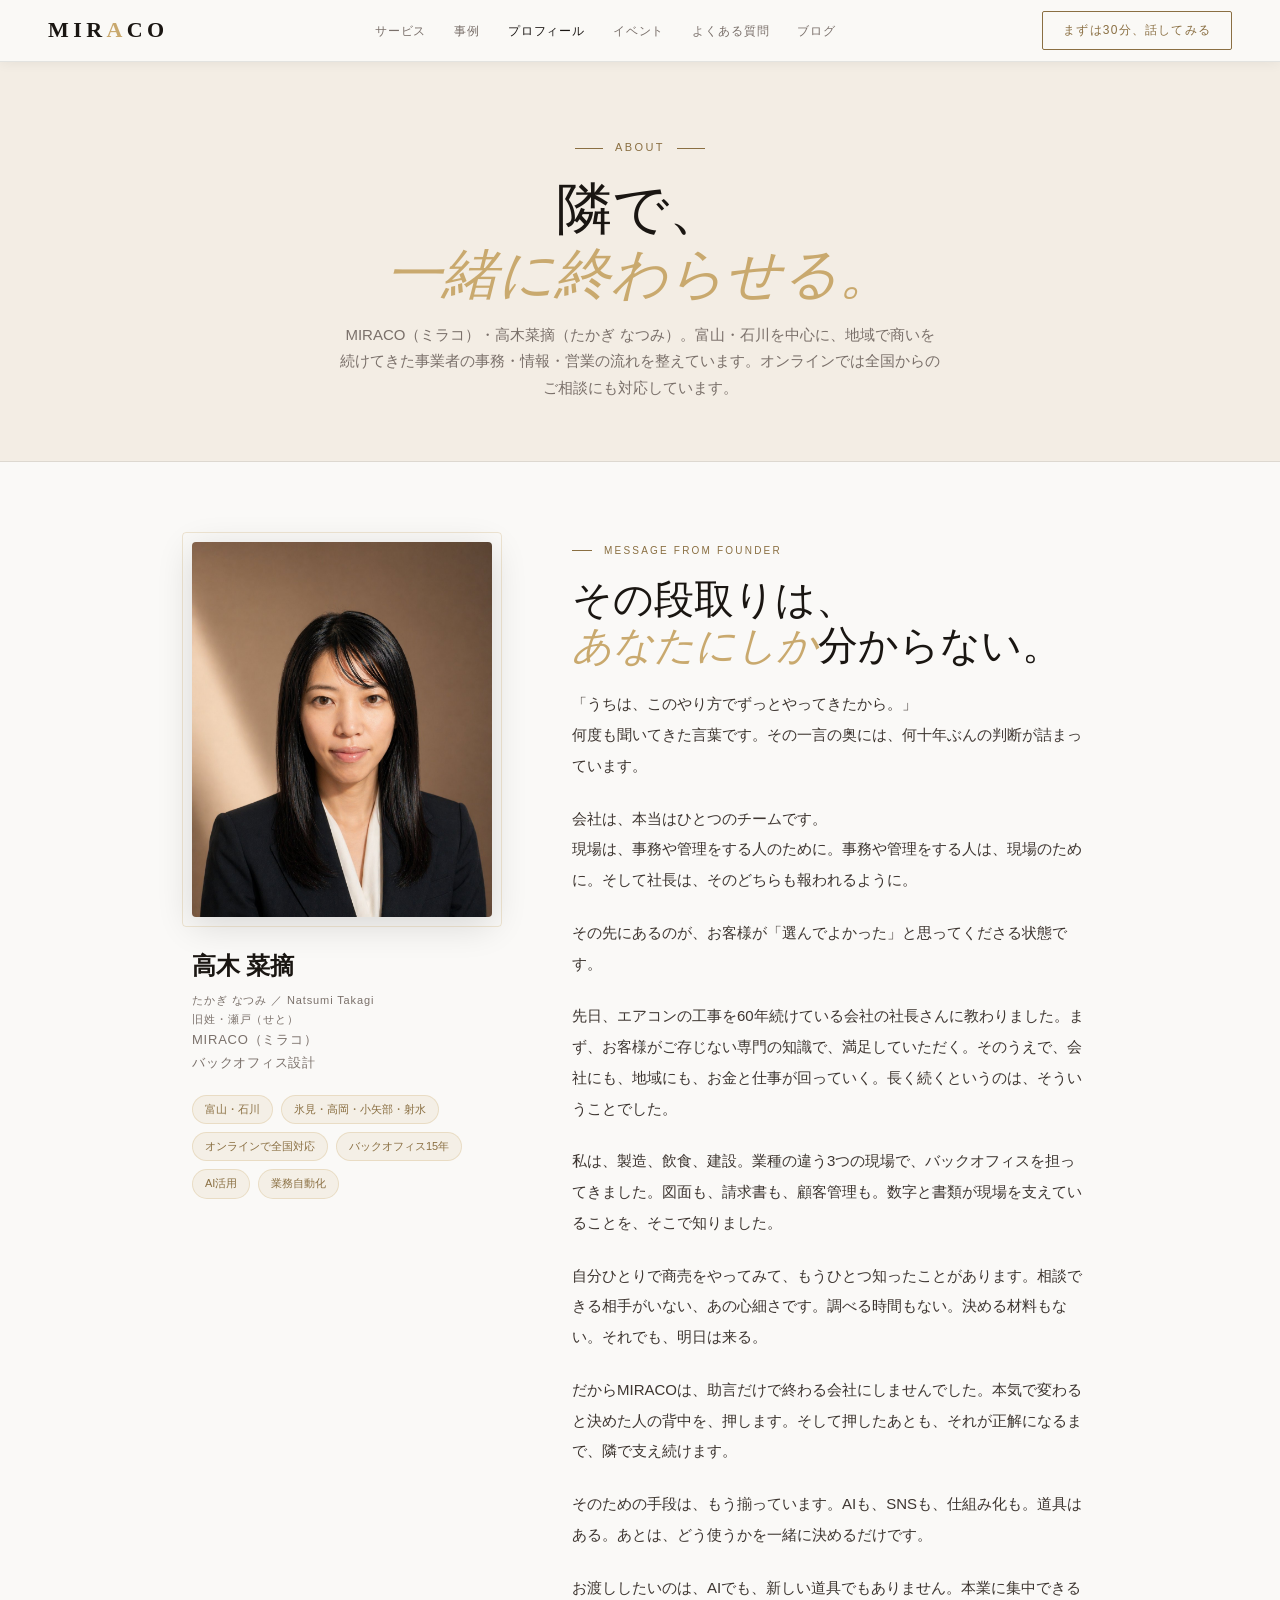
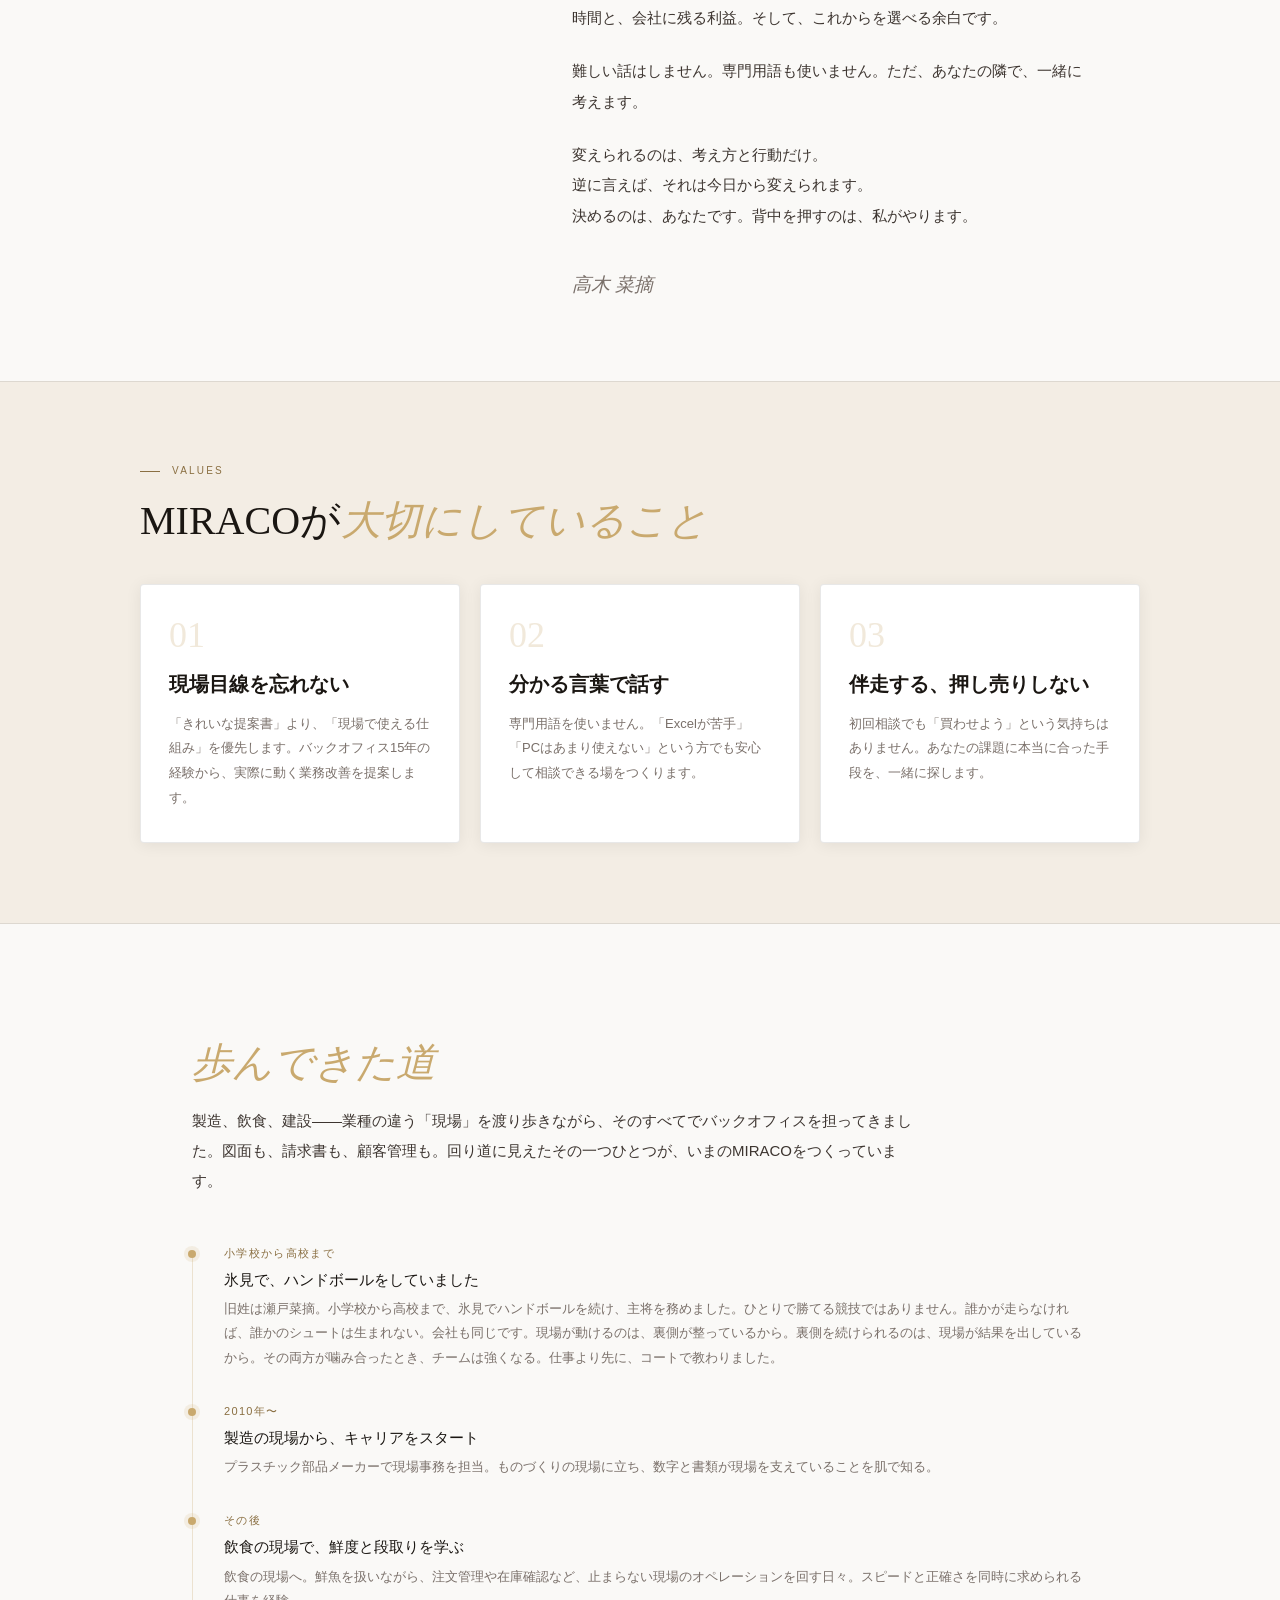
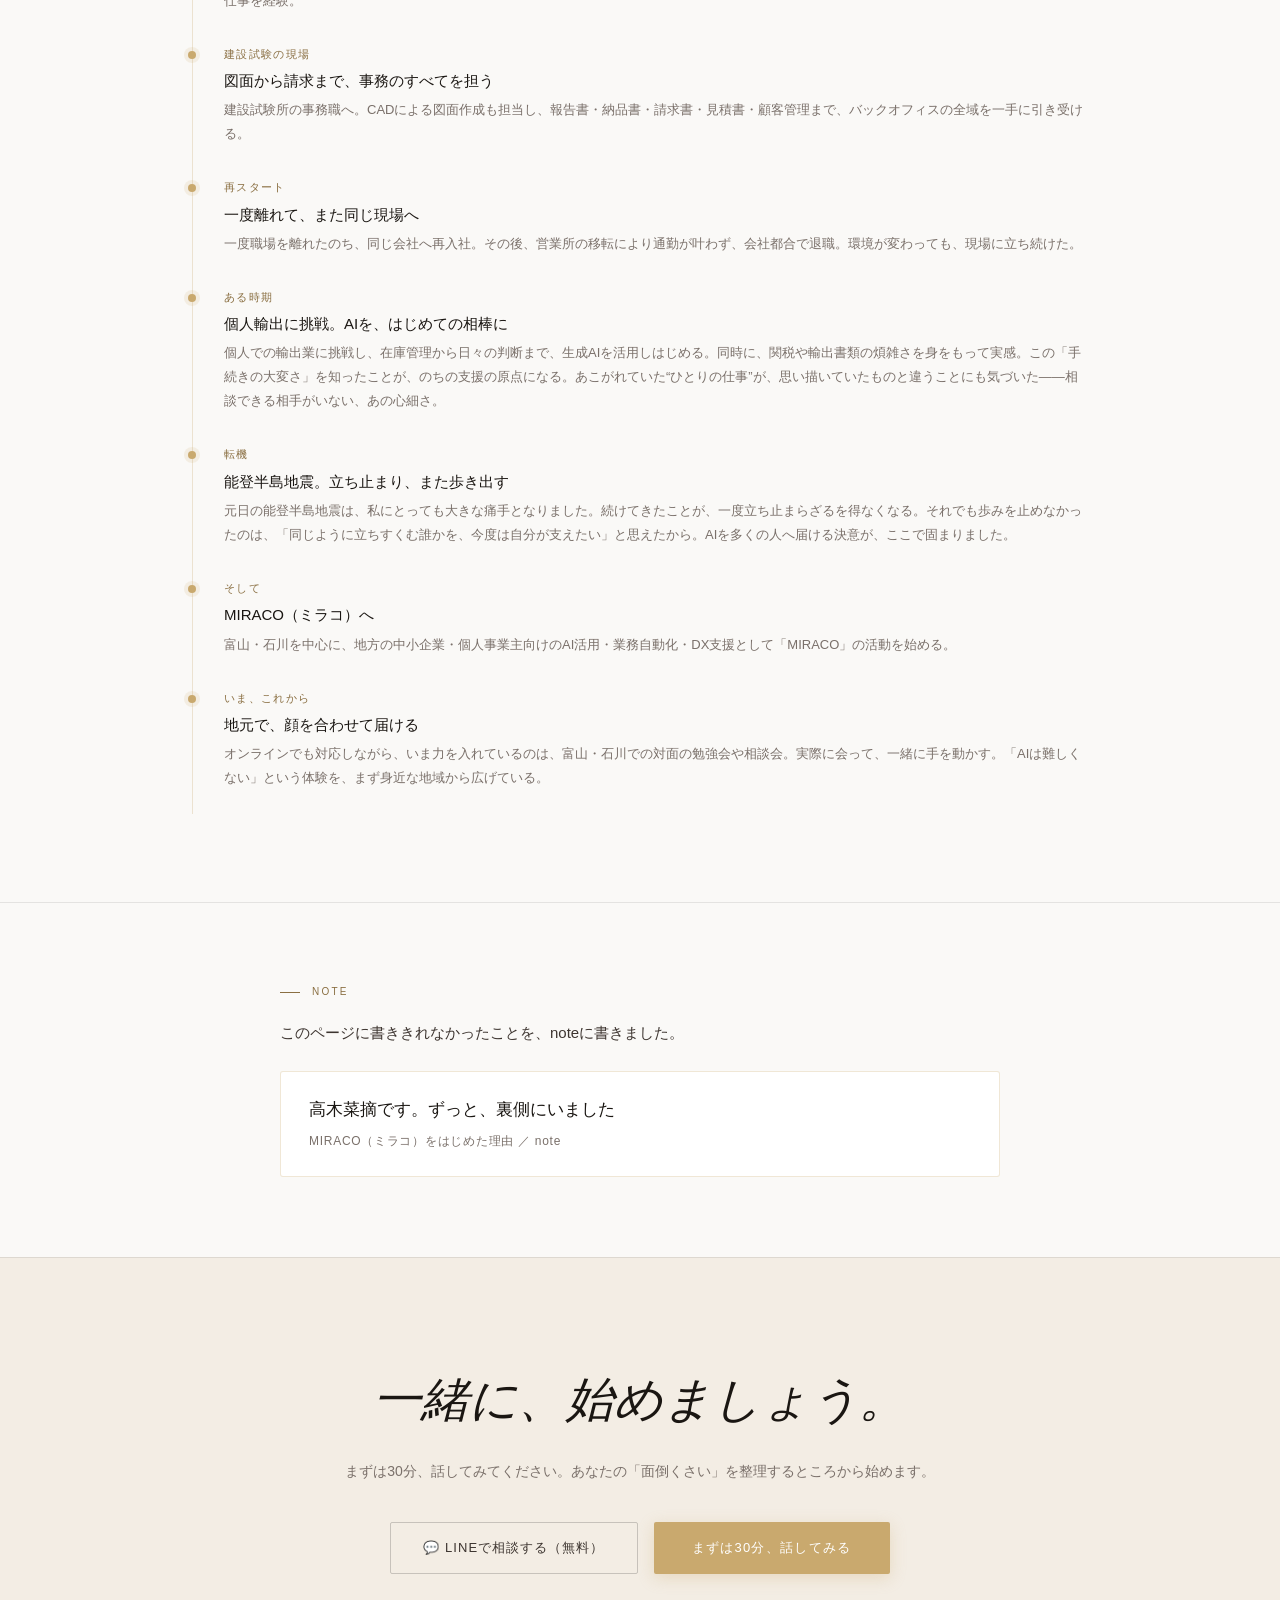
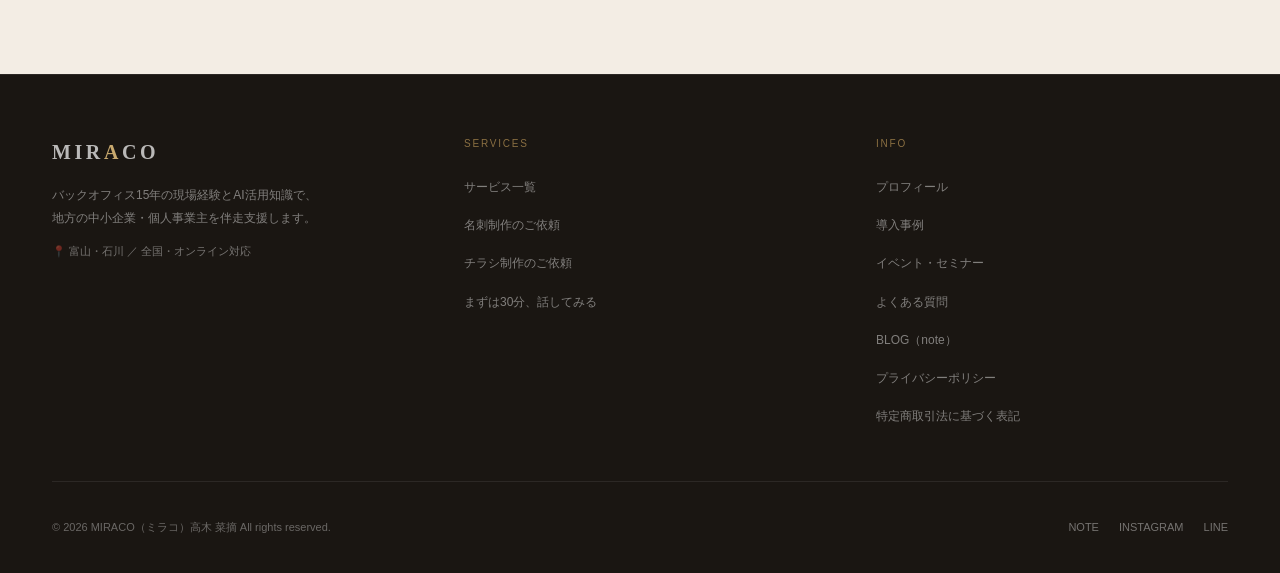
<file: about.html>
<!DOCTYPE html>
<html lang="ja">
<head>
<meta charset="UTF-8">
<meta name="viewport" content="width=device-width, initial-scale=1.0">
<title>高木菜摘（たかぎ なつみ）｜MIRACO（ミラコ）・バックオフィス設計｜富山・石川</title>
<meta name="description" content="高木菜摘（たかぎ なつみ・旧姓 瀬戸菜摘）／MIRACO（ミラコ）。製造・飲食・建設の3つの現場でバックオフィスを担ってきた経験をもとに、富山県・石川県の事業者の事務・情報・営業の流れを整えています。小学校から高校まで、氷見でハンドボールの主将。オンラインでは全国からのご相談に対応。">
<meta name="author" content="高木菜摘（MIRACO）">
<meta name="robots" content="index, follow, max-image-preview:large">
<meta name="keywords" content="高木菜摘,たかぎなつみ,Natsumi Takagi,瀬戸菜摘,せとなつみ,MIRACO,ミラコ,バックオフィス,事務,仕組み化,業務改善,ハンドボール,富山,氷見,高岡,小矢部,射水,石川,オンライン">
<meta property="og:title" content="高木菜摘（たかぎ なつみ）｜MIRACO（ミラコ）">
<meta property="og:description" content="製造・飲食・建設の3つの現場でバックオフィスを担ってきたMIRACO・高木菜摘のプロフィール。富山・石川を中心に、オンラインでは全国に対応しています。">
<meta property="og:type" content="profile">
<meta property="profile:first_name" content="菜摘">
<meta property="profile:last_name" content="高木">
<meta property="og:url" content="https://miracobackoffice.com/about.html">
<meta property="og:locale" content="ja_JP">
<meta property="og:site_name" content="MIRACO（ミラコ）">
<meta property="og:image" content="https://miracobackoffice.com/assets/images/profile-natsumi.jpg">
<meta name="twitter:card" content="summary_large_image">
<link rel="canonical" href="https://miracobackoffice.com/about.html">

<script type="application/ld+json">
{
  "@context": "https://schema.org",
  "@graph": [
    {
      "@type": "ProfilePage",
      "@id": "https://miracobackoffice.com/about.html#profilepage",
      "url": "https://miracobackoffice.com/about.html",
      "name": "高木菜摘（たかぎ なつみ）｜MIRACO（ミラコ）",
      "inLanguage": "ja",
      "mainEntity": { "@id": "https://miracobackoffice.com/#natsumi-takagi" },
      "isPartOf": { "@id": "https://miracobackoffice.com/#website" }
    },
    {
      "@type": "Person",
      "@id": "https://miracobackoffice.com/#natsumi-takagi",
      "name": "高木菜摘",
      "givenName": "菜摘",
      "familyName": "高木",
      "alternateName": ["高木 菜摘", "たかぎ なつみ", "タカギ ナツミ", "Natsumi Takagi", "Takagi Natsumi", "髙木菜摘", "髙木 菜摘", "瀬戸菜摘", "瀬戸 菜摘", "せと なつみ", "Natsumi Seto"],
      "jobTitle": "MIRACO（ミラコ）・バックオフィス設計",
      "worksFor": { "@id": "https://miracobackoffice.com/#organization" },
      "knowsAbout": [
        "バックオフィス業務の設計",
        "事務の仕組み化",
        "見積・請求の自動化",
        "小規模事業者の業務改善",
        "生成AIの業務活用",
        "Google Apps Script"
      ],
      "address": { "@type": "PostalAddress", "addressRegion": "富山県", "addressCountry": "JP" },
      "workLocation": [
        { "@type": "Place", "name": "富山県" },
        { "@type": "Place", "name": "石川県" }
      ],
      "image": "https://miracobackoffice.com/assets/images/profile-natsumi.jpg",
      "url": "https://miracobackoffice.com/about.html",
      "mainEntityOfPage": { "@id": "https://miracobackoffice.com/about.html#profilepage" },
      "subjectOf": {
        "@type": "Article",
        "headline": "高木菜摘です。ずっと、裏側にいました｜MIRACO（ミラコ）をはじめた理由",
        "url": "https://note.com/miraco_1/n/nb49fa59d3ea3",
        "author": { "@id": "https://miracobackoffice.com/#natsumi-takagi" },
        "datePublished": "2026-08-30"
      },
      "sameAs": [
        "https://note.com/miraco_1",
        "https://www.instagram.com/miraco_ai/",
        "https://lin.ee/v2A0ds8L",
        "https://www.youtube.com/@%E3%83%9F%E3%83%A9%E3%82%B3-o1c"
      ],
      "description": "高木菜摘（たかぎ なつみ）。旧姓は瀬戸菜摘。MIRACO（ミラコ）。製造・飲食・建設という業種の違う3つの現場でバックオフィスを担ってきた経験をもとに、地域で商いを続けてきた事業者の事務・情報・営業の流れを整える。富山県・石川県を中心に活動し、オンラインでは全国に対応。小学校から高校まで氷見でハンドボールを続け、主将を務めた。"
    }
  ]
}
</script>

<meta http-equiv="Content-Security-Policy" content="default-src 'self'; script-src 'self' 'unsafe-inline'; style-src 'self' 'unsafe-inline' https://fonts.googleapis.com; font-src 'self' https://fonts.gstatic.com; img-src 'self' data: https://images.unsplash.com; connect-src 'none'; frame-src 'none'; object-src 'none'; base-uri 'self'; form-action 'none';">
<meta http-equiv="X-Content-Type-Options" content="nosniff">
<meta http-equiv="X-Frame-Options" content="DENY">

<link rel="preconnect" href="https://fonts.googleapis.com">
<link rel="preconnect" href="https://fonts.gstatic.com" crossorigin>
<link href="https://fonts.googleapis.com/css2?family=Noto+Sans+JP:wght@300;400;500;700&family=Cormorant+Garamond:ital,wght@0,300;0,600;1,300;1,600&family=DM+Sans:wght@300;400;500&display=swap" rel="stylesheet">

<style>
*, *::before, *::after { box-sizing: border-box; margin: 0; padding: 0; }
:root {
  --bg:#faf9f7; --bg-s:#f3ede4; --bg-c:#ffffff; --bg-ch:#faf6f0;
  --gold:#C9A96E; --gold-l:#E8CFA0; --gold-d:#8A6F42; --gold-dim:rgba(201,169,110,0.12);
  --text:#1a1612; --text-b:#3d3530; --text-m:#7a706a;
  --border:rgba(0,0,0,0.09); --border-g:rgba(201,169,110,0.28); --shadow:0 2px 16px rgba(0,0,0,0.07);
}
html { scroll-behavior: smooth; }
body { background:var(--bg); color:var(--text-b); font-family:'DM Sans','Noto Sans JP',sans-serif; font-size:15px; line-height:1.75; -webkit-font-smoothing:antialiased; }
img { max-width:100%; display:block; }

nav { position:fixed; top:0; left:0; right:0; z-index:1000; display:flex; align-items:center; justify-content:space-between; padding:0 48px; height:62px; background:rgba(250,249,247,0.96); backdrop-filter:blur(16px); -webkit-backdrop-filter:blur(16px); border-bottom:0.5px solid var(--border); box-shadow:0 1px 12px rgba(0,0,0,0.06); }
.nav-logo { font-family:'Cormorant Garamond',serif; font-size:22px; font-weight:600; letter-spacing:0.2em; color:var(--text); text-decoration:none; }
.nav-logo span { color:var(--gold); }
.nav-links { display:flex; gap:28px; list-style:none; }
.nav-links a { color:var(--text-m); text-decoration:none; font-size:12px; letter-spacing:0.07em; transition:color 0.2s; }
.nav-links a:hover,.nav-links a.active { color:var(--text); }
.nav-btn { border:1px solid var(--gold-d); background:transparent; color:var(--gold-d); padding:8px 20px; border-radius:2px; font-size:12px; letter-spacing:0.1em; cursor:pointer; font-family:inherit; text-decoration:none; display:inline-block; transition:all 0.25s; }
.nav-btn:hover { background:var(--gold-d); color:#fff; }
.nav-hamburger { display:none; flex-direction:column; gap:5px; background:none; border:none; cursor:pointer; padding:4px; }
.nav-hamburger span { display:block; width:22px; height:1px; background:var(--text-b); }
.mobile-menu { display:none; position:fixed; top:62px; left:0; right:0; background:rgba(250,249,247,0.98); border-bottom:0.5px solid var(--border); padding:24px 28px; z-index:999; flex-direction:column; gap:0; box-shadow:0 8px 24px rgba(0,0,0,0.08); }
.mobile-menu.open { display:flex; }
.mobile-menu a { color:var(--text-b); text-decoration:none; font-size:14px; padding:14px 0; border-bottom:0.5px solid var(--border); transition:color 0.2s; }
.mobile-menu a:hover { color:var(--gold-d); }
.mobile-menu .m-cta { margin-top:20px; background:var(--gold); color:#fff; text-align:center; padding:14px; border-radius:2px; font-weight:500; }

.page-hero { padding:130px 52px 60px; background:var(--bg-s); border-bottom:0.5px solid var(--border); text-align:center; }
.page-hero .eyebrow { display:inline-flex; align-items:center; gap:12px; font-size:11px; letter-spacing:0.22em; color:var(--gold-d); font-weight:400; margin-bottom:20px; text-transform:uppercase; }
.eyebrow-line { width:28px; height:0.5px; background:var(--gold-d); }
.page-hero h1 { font-family:'Cormorant Garamond',serif; font-size:clamp(32px,5vw,56px); font-weight:300; color:var(--text); line-height:1.15; margin-bottom:16px; }
.page-hero h1 em { font-style:italic; color:var(--gold); }
.page-hero p { font-size:15px; color:var(--text-m); font-weight:300; max-width:600px; margin:0 auto; }

.about-layout { padding:80px 52px; max-width:1000px; margin:0 auto; display:grid; grid-template-columns:300px 1fr; gap:80px; align-items:start; }
.profile-img-wrap { position:relative; }
.profile-img-wrap img { width:100%; aspect-ratio:4/5; object-fit:cover; border-radius:4px; box-shadow:0 8px 36px rgba(0,0,0,0.14); }
.profile-img-wrap::before { content:''; position:absolute; inset:-10px; border:0.5px solid var(--border-g); border-radius:4px; pointer-events:none; }
.profile-meta { margin-top:28px; }
.profile-name { font-family:'Cormorant Garamond',serif; font-size:24px; font-weight:600; color:var(--text); margin-bottom:4px; }
.profile-kana { font-size:11px; letter-spacing:0.08em; color:var(--text-m); margin-top:4px; }
.profile-title { font-size:13px; color:var(--text-m); letter-spacing:0.06em; margin-bottom:20px; }
.profile-tags { display:flex; flex-wrap:wrap; gap:8px; }
.profile-tag { font-size:11px; color:var(--gold-d); border:0.5px solid var(--border-g); padding:4px 12px; border-radius:100px; background:var(--gold-dim); }

.s-label { font-size:10px; letter-spacing:0.22em; color:var(--gold-d); font-weight:400; text-transform:uppercase; margin-bottom:18px; display:flex; align-items:center; gap:12px; }
.s-label::before { content:''; width:20px; height:0.5px; background:var(--gold-d); }
.s-title { font-family:'Cormorant Garamond',serif; font-size:clamp(24px,3.5vw,40px); font-weight:300; line-height:1.15; color:var(--text); margin-bottom:20px; }
.s-title em { font-style:italic; color:var(--gold); }

.story-text { font-size:15px; line-height:2.05; color:var(--text-b); font-weight:300; }
.story-text p { margin-bottom:22px; }
.story-sig { margin-top:36px; font-family:'Cormorant Garamond',serif; font-size:19px; font-weight:300; font-style:italic; color:var(--text-m); }

.values-strip { background:var(--bg-s); border-top:0.5px solid var(--border); border-bottom:0.5px solid var(--border); padding:80px 52px; }
.values-inner { max-width:1000px; margin:0 auto; }
.values-grid { display:grid; grid-template-columns:repeat(3,1fr); gap:20px; margin-top:40px; }
.value-card { background:var(--bg-c); border:0.5px solid var(--border); border-radius:4px; padding:32px 28px; box-shadow:var(--shadow); }
.value-num { font-family:'Cormorant Garamond',serif; font-size:36px; font-weight:300; color:rgba(201,169,110,0.25); line-height:1; margin-bottom:14px; }
.value-title { font-family:'Cormorant Garamond',serif; font-size:20px; font-weight:600; color:var(--text); margin-bottom:10px; }
.value-desc { font-size:13px; color:var(--text-m); line-height:1.9; font-weight:300; }

.history-section { padding:80px 52px; max-width:1000px; margin:0 auto; }
.timeline { display:flex; flex-direction:column; gap:0; margin-top:40px; position:relative; padding-left:32px; }
.timeline::before { content:''; position:absolute; left:0; top:8px; bottom:8px; width:0.5px; background:var(--border-g); }
.tl-item { position:relative; padding-bottom:32px; }
.tl-item::before { content:''; position:absolute; left:-36px; top:6px; width:8px; height:8px; border-radius:50%; background:var(--gold); box-shadow:0 0 0 4px rgba(201,169,110,0.15); }
.tl-year { font-size:11px; color:var(--gold-d); letter-spacing:0.12em; font-weight:500; margin-bottom:4px; }
.tl-title { font-size:15px; color:var(--text); font-weight:500; margin-bottom:4px; }
.tl-desc { font-size:13px; color:var(--text-m); line-height:1.85; font-weight:300; }

.btn-gold { background:var(--gold); color:#fff; border:none; padding:15px 38px; border-radius:2px; font-size:13px; font-weight:500; letter-spacing:0.1em; cursor:pointer; font-family:inherit; text-decoration:none; display:inline-block; transition:opacity 0.2s,transform 0.2s; box-shadow:0 4px 16px rgba(201,169,110,0.3); }
.btn-gold:hover { opacity:0.88; transform:translateY(-1px); }
.btn-ghost { background:transparent; color:var(--text-b); border:1px solid rgba(0,0,0,0.18); padding:14px 32px; border-radius:2px; font-size:13px; letter-spacing:0.08em; cursor:pointer; font-family:inherit; text-decoration:none; display:inline-block; transition:all 0.2s; }
.btn-ghost:hover { border-color:var(--gold-d); color:var(--gold-d); }

.note-link-section { padding:80px 48px; border-top:0.5px solid var(--border); }
.note-link-inner { max-width:720px; margin:0 auto; }
.note-link-lead { font-size:15px; line-height:1.9; color:var(--text-b); font-weight:300; margin:12px 0 24px; }
.note-link-card { display:block; padding:24px 28px; border:1px solid var(--border-g); border-radius:3px; text-decoration:none; transition:all 0.25s; background:var(--bg-c); }
.note-link-card:hover { border-color:var(--gold-d); box-shadow:var(--shadow); }
.note-link-title { display:block; font-size:17px; line-height:1.6; color:var(--text); font-weight:500; }
.note-link-sub { display:block; margin-top:8px; font-size:12px; letter-spacing:0.06em; color:var(--text-m); }
@media (max-width:768px) { .note-link-section { padding:64px 24px; } }
.cta-section { text-align:center; padding:100px 48px; background:var(--bg-s); border-top:0.5px solid var(--border); }
.cta-title { font-family:'Cormorant Garamond',serif; font-size:clamp(28px,4vw,48px); font-weight:300; font-style:italic; color:var(--text); margin-bottom:16px; }
.cta-sub { font-size:14px; color:var(--text-m); margin-bottom:36px; line-height:1.95; }

footer { background:#1a1612; border-top:0.5px solid rgba(255,255,255,0.08); padding:60px 52px 36px; }
.footer-top { display:grid; grid-template-columns:1fr 1fr 1fr; gap:60px; padding-bottom:52px; border-bottom:0.5px solid rgba(255,255,255,0.08); margin-bottom:36px; }
.footer-brand .f-logo { font-family:'Cormorant Garamond',serif; font-size:20px; font-weight:600; letter-spacing:0.18em; color:rgba(255,255,255,0.7); margin-bottom:14px; }
.footer-brand .f-logo span { color:var(--gold); }
.footer-brand p { font-size:12px; color:rgba(255,255,255,0.45); line-height:1.85; font-weight:300; }
.footer-brand .f-location { font-size:11px; color:rgba(255,255,255,0.4); margin-top:12px; }
.footer-col h4 { font-size:10px; letter-spacing:0.18em; color:var(--gold-d); text-transform:uppercase; margin-bottom:20px; font-weight:400; }
.footer-col ul { list-style:none; display:flex; flex-direction:column; gap:12px; }
.footer-col a { font-size:12px; color:rgba(255,255,255,0.45); text-decoration:none; transition:color 0.2s; }
.footer-col a:hover { color:rgba(255,255,255,0.75); }
.footer-bottom { display:flex; justify-content:space-between; align-items:center; flex-wrap:wrap; gap:12px; }
.footer-bottom p { font-size:11px; color:rgba(255,255,255,0.35); }
.footer-socials { display:flex; gap:20px; }
.footer-socials a { font-size:11px; color:rgba(255,255,255,0.4); text-decoration:none; text-transform:uppercase; transition:color 0.2s; }
.footer-socials a:hover { color:var(--gold); }

@media (max-width:900px) {
  nav { padding:0 20px; }
  .nav-links,.nav-btn { display:none; }
  .nav-hamburger { display:flex; }
  .page-hero { padding:110px 24px 48px; }
  .about-layout { grid-template-columns:1fr; gap:48px; padding:60px 24px; }
  .profile-img-wrap { max-width:240px; }
  .values-strip { padding:60px 24px; }
  .values-grid { grid-template-columns:1fr; }
  .history-section { padding:60px 24px; }
  footer { padding:48px 24px 28px; }
  .footer-top { grid-template-columns:1fr; gap:40px; }
  .footer-bottom { flex-direction:column; align-items:flex-start; }
}
</style>
</head>
<body>

<nav>
  <a href="index.html" class="nav-logo">MIR<span>A</span>CO</a>
  <ul class="nav-links">
    <li><a href="services.html">サービス</a></li>
    <li><a href="cases.html">事例</a></li>
    <li><a href="about.html" class="active">プロフィール</a></li>
    <li><a href="events.html">イベント</a></li>
    <li><a href="faq.html">よくある質問</a></li>
    <li><a href="https://note.com/miraco_1" target="_blank" rel="noopener noreferrer">ブログ</a></li>
  </ul>
  <a href="booking.html" class="nav-btn" target="_blank" rel="noopener noreferrer">まずは30分、話してみる</a>
  <button class="nav-hamburger" id="hamburger" aria-label="メニューを開く" aria-expanded="false"><span></span><span></span><span></span></button>
</nav>
<div class="mobile-menu" id="mobile-menu" aria-hidden="true">
  <a href="services.html">サービス</a>
  <a href="cases.html">事例</a>
  <a href="about.html">プロフィール</a>
  <a href="events.html">イベント・セミナー</a>
  <a href="faq.html">よくある質問</a>
  <a href="https://note.com/miraco_1" target="_blank" rel="noopener noreferrer">ブログ（note）</a>
  <a href="booking.html" target="_blank" rel="noopener noreferrer" class="m-cta">まずは30分、話してみる</a>
</div>

<section class="page-hero">
  <p class="eyebrow"><span class="eyebrow-line"></span>About<span class="eyebrow-line"></span></p>
  <h1>隣で、<br><em>一緒に終わらせる。</em></h1>
  <p>MIRACO（ミラコ）・高木菜摘（たかぎ なつみ）。富山・石川を中心に、地域で商いを続けてきた事業者の事務・情報・営業の流れを整えています。オンラインでは全国からのご相談にも対応しています。</p>
</section>

<main>
<div class="about-layout">
  <div>
    <div class="profile-img-wrap">
      <img src="assets/images/profile-natsumi.jpg" alt="MIRACO 高木菜摘" loading="lazy">
    </div>
    <div class="profile-meta">
      <p class="profile-name">高木 菜摘</p>
      <p class="profile-kana">たかぎ なつみ ／ Natsumi Takagi<br>旧姓・瀬戸（せと）</p>
      <p class="profile-title">MIRACO（ミラコ）<br>バックオフィス設計</p>
      <div class="profile-tags">
        <span class="profile-tag">富山・石川</span>
        <span class="profile-tag">氷見・高岡・小矢部・射水</span>
        <span class="profile-tag">オンラインで全国対応</span>
        <span class="profile-tag">バックオフィス15年</span>
        <span class="profile-tag">AI活用</span>
        <span class="profile-tag">業務自動化</span>
      </div>
    </div>
  </div>

  <div>
    <p class="s-label">Message from Founder</p>
    <h2 class="s-title">その段取りは、<br><em>あなたにしか</em>分からない。</h2>
    <div class="story-text">
      <p>「うちは、このやり方でずっとやってきたから。」<br>何度も聞いてきた言葉です。その一言の奥には、何十年ぶんの判断が詰まっています。</p>
      <p>会社は、本当はひとつのチームです。<br>現場は、事務や管理をする人のために。事務や管理をする人は、現場のために。そして社長は、そのどちらも報われるように。</p>
      <p>その先にあるのが、お客様が「選んでよかった」と思ってくださる状態です。</p>
      <p>先日、エアコンの工事を60年続けている会社の社長さんに教わりました。まず、お客様がご存じない専門の知識で、満足していただく。そのうえで、会社にも、地域にも、お金と仕事が回っていく。長く続くというのは、そういうことでした。</p>
      <p>私は、製造、飲食、建設。業種の違う3つの現場で、バックオフィスを担ってきました。図面も、請求書も、顧客管理も。数字と書類が現場を支えていることを、そこで知りました。</p>
      <p>自分ひとりで商売をやってみて、もうひとつ知ったことがあります。相談できる相手がいない、あの心細さです。調べる時間もない。決める材料もない。それでも、明日は来る。</p>
      <p>だからMIRACOは、助言だけで終わる会社にしませんでした。本気で変わると決めた人の背中を、押します。そして押したあとも、それが正解になるまで、隣で支え続けます。</p>
      <p>そのための手段は、もう揃っています。AIも、SNSも、仕組み化も。道具はある。あとは、どう使うかを一緒に決めるだけです。</p>
      <p>お渡ししたいのは、AIでも、新しい道具でもありません。本業に集中できる時間と、会社に残る利益。そして、これからを選べる余白です。</p>
      <p>難しい話はしません。専門用語も使いません。ただ、あなたの隣で、一緒に考えます。</p>
      <p>変えられるのは、考え方と行動だけ。<br>逆に言えば、それは今日から変えられます。<br>決めるのは、あなたです。背中を押すのは、私がやります。</p>
    </div>
    <p class="story-sig">高木 菜摘</p>
  </div>
</div>
</main>

<!-- VALUES -->
<div class="values-strip">
  <div class="values-inner">
    <p class="s-label">Values</p>
    <h2 class="s-title">MIRACOが<em>大切にしていること</em></h2>
    <div class="values-grid">
      <div class="value-card">
        <p class="value-num">01</p>
        <p class="value-title">現場目線を忘れない</p>
        <p class="value-desc">「きれいな提案書」より、「現場で使える仕組み」を優先します。バックオフィス15年の経験から、実際に動く業務改善を提案します。</p>
      </div>
      <div class="value-card">
        <p class="value-num">02</p>
        <p class="value-title">分かる言葉で話す</p>
        <p class="value-desc">専門用語を使いません。「Excelが苦手」「PCはあまり使えない」という方でも安心して相談できる場をつくります。</p>
      </div>
      <div class="value-card">
        <p class="value-num">03</p>
        <p class="value-title">伴走する、押し売りしない</p>
        <p class="value-desc">初回相談でも「買わせよう」という気持ちはありません。あなたの課題に本当に合った手段を、一緒に探します。</p>
      </div>
    </div>
  </div>
</div>

<!-- HISTORY -->
<div class="history-section">
  <p class="s-label">History</p>
  <h2 class="s-title"><em>歩んできた道</em></h2>
  <p style="font-size:15px;line-height:2.0;color:var(--text-b);font-weight:300;max-width:720px;margin-bottom:48px;">
    製造、飲食、建設——業種の違う「現場」を渡り歩きながら、そのすべてでバックオフィスを担ってきました。図面も、請求書も、顧客管理も。回り道に見えたその一つひとつが、いまのMIRACOをつくっています。
  </p>
  <div class="timeline">
    <div class="tl-item">
      <p class="tl-year">小学校から高校まで</p>
      <p class="tl-title">氷見で、ハンドボールをしていました</p>
      <p class="tl-desc">旧姓は瀬戸菜摘。小学校から高校まで、氷見でハンドボールを続け、主将を務めました。ひとりで勝てる競技ではありません。誰かが走らなければ、誰かのシュートは生まれない。会社も同じです。現場が動けるのは、裏側が整っているから。裏側を続けられるのは、現場が結果を出しているから。その両方が噛み合ったとき、チームは強くなる。仕事より先に、コートで教わりました。</p>
    </div>
    <div class="tl-item">
      <p class="tl-year">2010年〜</p>
      <p class="tl-title">製造の現場から、キャリアをスタート</p>
      <p class="tl-desc">プラスチック部品メーカーで現場事務を担当。ものづくりの現場に立ち、数字と書類が現場を支えていることを肌で知る。</p>
    </div>
    <div class="tl-item">
      <p class="tl-year">その後</p>
      <p class="tl-title">飲食の現場で、鮮度と段取りを学ぶ</p>
      <p class="tl-desc">飲食の現場へ。鮮魚を扱いながら、注文管理や在庫確認など、止まらない現場のオペレーションを回す日々。スピードと正確さを同時に求められる仕事を経験。</p>
    </div>
    <div class="tl-item">
      <p class="tl-year">建設試験の現場</p>
      <p class="tl-title">図面から請求まで、事務のすべてを担う</p>
      <p class="tl-desc">建設試験所の事務職へ。CADによる図面作成も担当し、報告書・納品書・請求書・見積書・顧客管理まで、バックオフィスの全域を一手に引き受ける。</p>
    </div>
    <div class="tl-item">
      <p class="tl-year">再スタート</p>
      <p class="tl-title">一度離れて、また同じ現場へ</p>
      <p class="tl-desc">一度職場を離れたのち、同じ会社へ再入社。その後、営業所の移転により通勤が叶わず、会社都合で退職。環境が変わっても、現場に立ち続けた。</p>
    </div>
    <div class="tl-item">
      <p class="tl-year">ある時期</p>
      <p class="tl-title">個人輸出に挑戦。AIを、はじめての相棒に</p>
      <p class="tl-desc">個人での輸出業に挑戦し、在庫管理から日々の判断まで、生成AIを活用しはじめる。同時に、関税や輸出書類の煩雑さを身をもって実感。この「手続きの大変さ」を知ったことが、のちの支援の原点になる。あこがれていた“ひとりの仕事”が、思い描いていたものと違うことにも気づいた——相談できる相手がいない、あの心細さ。</p>
    </div>
    <div class="tl-item">
      <p class="tl-year">転機</p>
      <p class="tl-title">能登半島地震。立ち止まり、また歩き出す</p>
      <p class="tl-desc">元日の能登半島地震は、私にとっても大きな痛手となりました。続けてきたことが、一度立ち止まらざるを得なくなる。それでも歩みを止めなかったのは、「同じように立ちすくむ誰かを、今度は自分が支えたい」と思えたから。AIを多くの人へ届ける決意が、ここで固まりました。</p>
    </div>
    <div class="tl-item">
      <p class="tl-year">そして</p>
      <p class="tl-title">MIRACO（ミラコ）へ</p>
      <p class="tl-desc">富山・石川を中心に、地方の中小企業・個人事業主向けのAI活用・業務自動化・DX支援として「MIRACO」の活動を始める。</p>
    </div>
    <div class="tl-item">
      <p class="tl-year">いま、これから</p>
      <p class="tl-title">地元で、顔を合わせて届ける</p>
      <p class="tl-desc">オンラインでも対応しながら、いま力を入れているのは、富山・石川での対面の勉強会や相談会。実際に会って、一緒に手を動かす。「AIは難しくない」という体験を、まず身近な地域から広げている。</p>
    </div>
  </div>
</div>

<div class="note-link-section">
  <div class="note-link-inner">
    <p class="s-label">Note</p>
    <p class="note-link-lead">このページに書ききれなかったことを、noteに書きました。</p>
    <a class="note-link-card" href="https://note.com/miraco_1/n/nb49fa59d3ea3" target="_blank" rel="noopener noreferrer">
      <span class="note-link-title">高木菜摘です。ずっと、裏側にいました</span>
      <span class="note-link-sub">MIRACO（ミラコ）をはじめた理由 ／ note</span>
    </a>
  </div>
</div>

<div class="cta-section">
  <p class="cta-title">一緒に、始めましょう。</p>
  <p class="cta-sub">まずは30分、話してみてください。あなたの「面倒くさい」を整理するところから始めます。</p>
  <div style="display:flex;gap:16px;justify-content:center;flex-wrap:wrap;">
    <a href="https://lin.ee/v2A0ds8L" class="btn-ghost" target="_blank" rel="noopener noreferrer">💬 LINEで相談する（無料）</a>
    <a href="booking.html" class="btn-gold" target="_blank" rel="noopener noreferrer">まずは30分、話してみる</a>
  </div>
</div>

<footer>
  <div class="footer-top">
    <div class="footer-brand">
      <div class="f-logo">MIR<span>A</span>CO</div>
      <p>バックオフィス15年の現場経験とAI活用知識で、<br>地方の中小企業・個人事業主を伴走支援します。</p>
      <p class="f-location">📍 富山・石川 ／ 全国・オンライン対応</p>
    </div>
    <div class="footer-col">
      <h4>Services</h4>
      <ul>
        <li><a href="services.html">サービス一覧</a></li>
        <li><a href="https://forms.gle/1SzgSTRywvHPMHiX9" target="_blank" rel="noopener noreferrer">名刺制作のご依頼</a></li>
        <li><a href="https://forms.gle/C8qWqXAPNdv8Q1wMA" target="_blank" rel="noopener noreferrer">チラシ制作のご依頼</a></li>
        <li><a href="booking.html" target="_blank" rel="noopener noreferrer">まずは30分、話してみる</a></li>
      </ul>
    </div>
    <div class="footer-col">
      <h4>Info</h4>
      <ul>
        <li><a href="about.html">プロフィール</a></li>
        <li><a href="cases.html">導入事例</a></li>
        <li><a href="events.html">イベント・セミナー</a></li>
        <li><a href="faq.html">よくある質問</a></li>
        <li><a href="https://note.com/miraco_1" target="_blank" rel="noopener noreferrer">BLOG（note）</a></li>
        <li><a href="privacy.html">プライバシーポリシー</a></li>
        <li><a href="legal.html">特定商取引法に基づく表記</a></li>
      </ul>
    </div>
  </div>
  <div class="footer-bottom">
    <p>© 2026 MIRACO（ミラコ）高木 菜摘 All rights reserved.</p>
    <div class="footer-socials">
      <a href="https://note.com/miraco_1" target="_blank" rel="noopener noreferrer">note</a>
      <a href="https://www.instagram.com/miraco_ai/" target="_blank" rel="noopener noreferrer">Instagram</a>
      <a href="https://lin.ee/v2A0ds8L" target="_blank" rel="noopener noreferrer">LINE</a>
    </div>
  </div>
</footer>

<script>
const hamburger = document.getElementById('hamburger');
const mobileMenu = document.getElementById('mobile-menu');
hamburger.addEventListener('click', () => {
  const isOpen = mobileMenu.classList.toggle('open');
  hamburger.setAttribute('aria-expanded', String(isOpen));
  mobileMenu.setAttribute('aria-hidden', String(!isOpen));
});
document.querySelectorAll('.mobile-menu a').forEach(link => {
  link.addEventListener('click', () => {
    hamburger.setAttribute('aria-expanded', 'false');
    mobileMenu.setAttribute('aria-hidden', 'true');
    mobileMenu.classList.remove('open');
  });
});
</script>

<!-- MOTION: スクロールで静かに現れる（外部ライブラリなし／動きを減らす設定を尊重） -->
<style>
@media (prefers-reduced-motion: no-preference) {
  .rv { opacity: 0; transform: translateY(28px); }
  .rv-on { opacity: 1; transform: none;
    transition: opacity .9s cubic-bezier(.22,.61,.36,1), transform .9s cubic-bezier(.22,.61,.36,1); }
  .rv-d1 { transition-delay: .13s; }
  .rv-d2 { transition-delay: .26s; }
  .rv-d3 { transition-delay: .39s; }
  .rv-d4 { transition-delay: .52s; }
}
</style>
<script>
(function(){
  if (window.matchMedia && window.matchMedia('(prefers-reduced-motion: reduce)').matches) return;
  if (!('IntersectionObserver' in window)) return;

  var SEL = [
    // 共通
    '.page-hero .eyebrow', '.page-hero h1', '.page-hero p',
    '.s-label', '.section-label', '.section-title', '.cta-section',
    // トップ
    '.hero-h1', '.hero-sub-h', '.hero-body', '.hero-actions',
    '.mission-eyebrow', '.mission-statement', '.mission-lead', '.mission-sub-label',
    '.reason-chip', '.layer', '.case-card', '.blog-card',
    // サービス・事例・FAQ
    '.svc-detail-card', '.svc-cat', '.price-row', '.flow-grid > *',
    '.support-card', '.faq-item', '.faq-category-label',
    // 代表・イベント・申込
    '.value-card', '.tl-item', '.history-section',
    '.event-card', '.apply-event', '.apply-lead', '.form-card', '.done-card',
    '.signup-detail-card', '.signup-detail-item',
    // チェックリスト・問い合わせ
    '.cl-lead', '.cl-cat', '.cl-result',
    '.contact-info-item', '.contact-form-card'
  ].join(',');

  var nodes = [];
  try { nodes = Array.prototype.slice.call(document.querySelectorAll(SEL)); } catch(e) { return; }

  nodes = nodes.filter(function(el){
    if (el.closest && el.closest('nav, footer, .mobile-menu, .cl-bar')) return false;
    if (el.dataset && el.dataset.noRv) return false;
    return true;
  });

  var seen = [];
  nodes.forEach(function(el){
    if (seen.indexOf(el) > -1) return;
    seen.push(el);
    el.classList.add('rv');
  });

  var io = new IntersectionObserver(function(entries){
    entries.forEach(function(en){
      if (!en.isIntersecting) return;
      var el = en.target;
      var sibs = el.parentNode ? Array.prototype.slice.call(el.parentNode.children).filter(function(c){
        return c.classList && c.classList.contains('rv');
      }) : [];
      var i = sibs.indexOf(el);
      if (i === 1) el.classList.add('rv-d1');
      else if (i === 2) el.classList.add('rv-d2');
      else if (i === 3) el.classList.add('rv-d3');
      else if (i >= 4) el.classList.add('rv-d4');
      el.classList.add('rv-on');
      io.unobserve(el);
    });
  }, { threshold: 0.08, rootMargin: '0px 0px -8% 0px' });

  // 読み込み時点で画面内にあるものは、上から順に少しずつ遅らせて見せる
  var first = seen.filter(function(el){
    var r = el.getBoundingClientRect();
    return r.top < window.innerHeight && r.bottom > 0;
  });
  first.forEach(function(el, i){
    setTimeout(function(){ el.classList.add('rv-on'); }, 120 + i * 130);
  });
  seen.forEach(function(el){ if (first.indexOf(el) === -1) io.observe(el); });

  // 保険: 3秒後に未表示のものは強制表示（読めない事故を防ぐ）
  setTimeout(function(){
    seen.forEach(function(el){ el.classList.add('rv-on'); });
  }, 3000);
})();
</script>
</body>
</html>
</file>
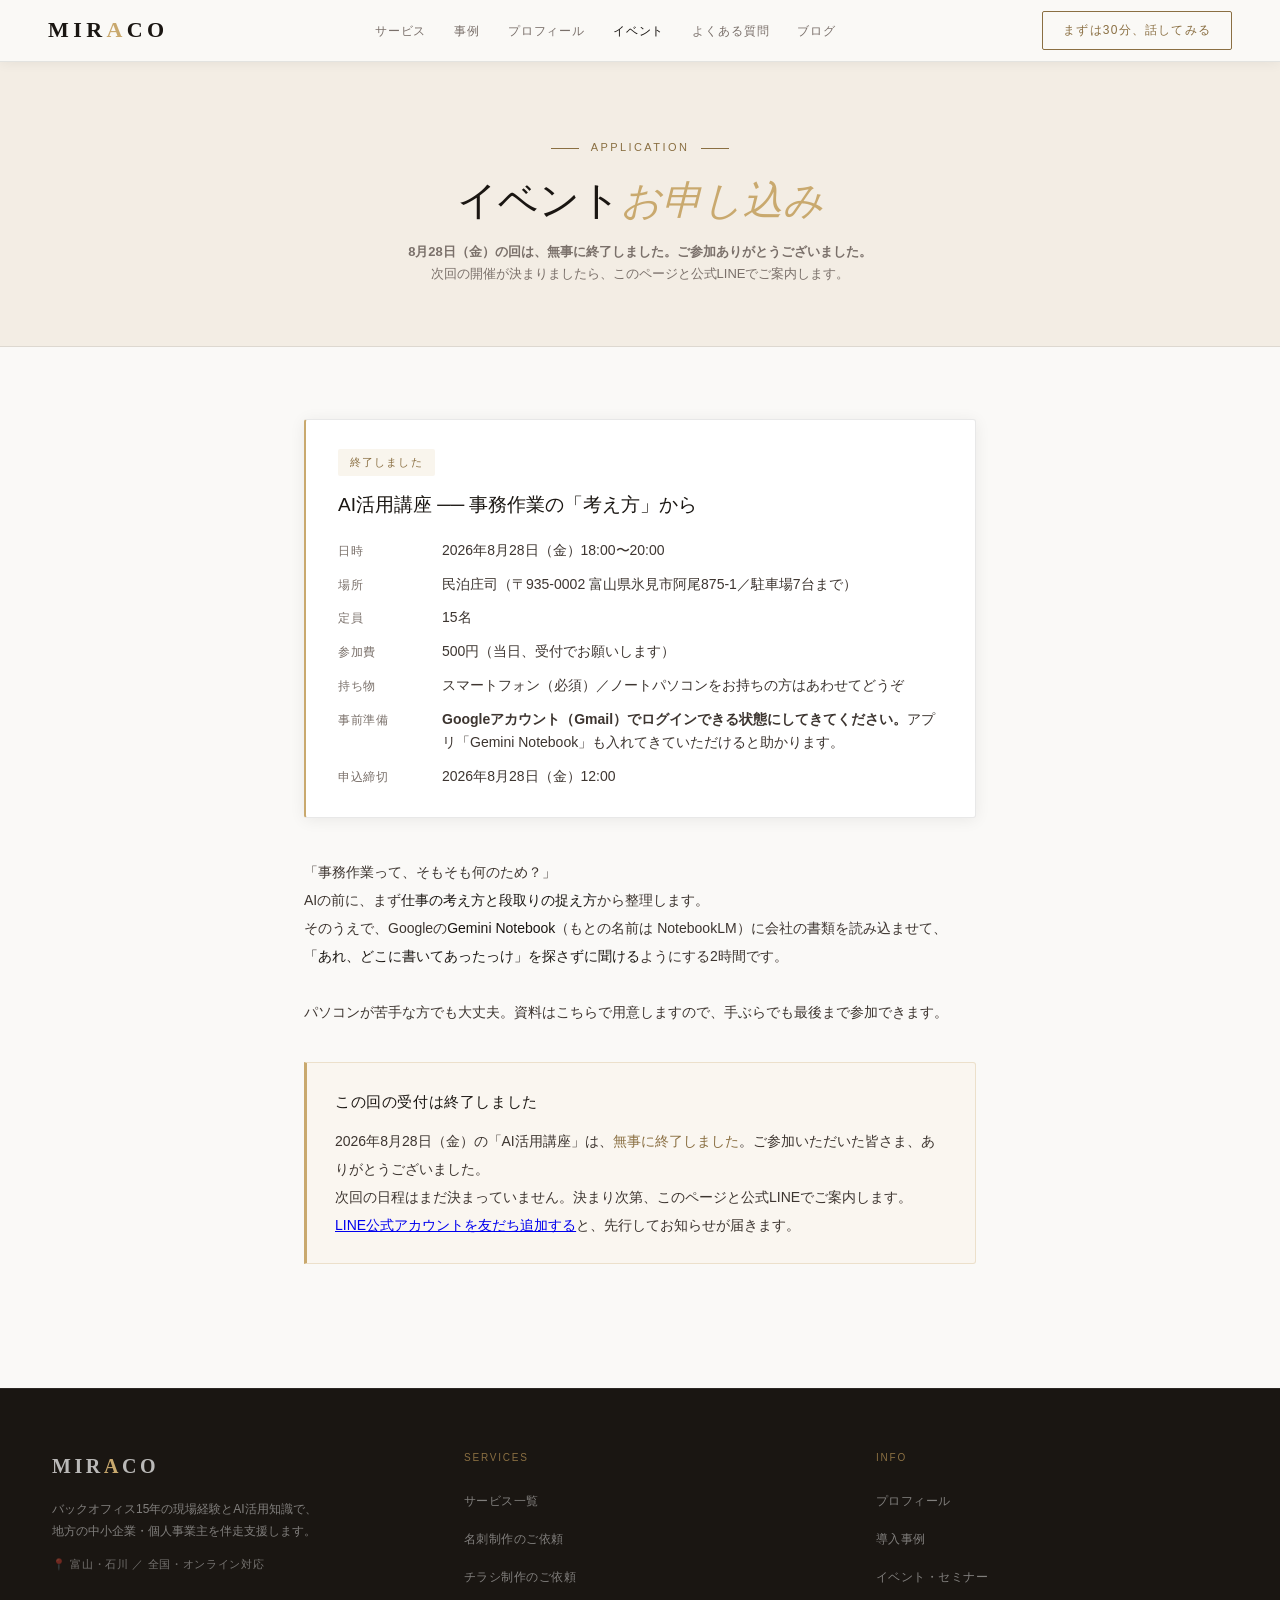
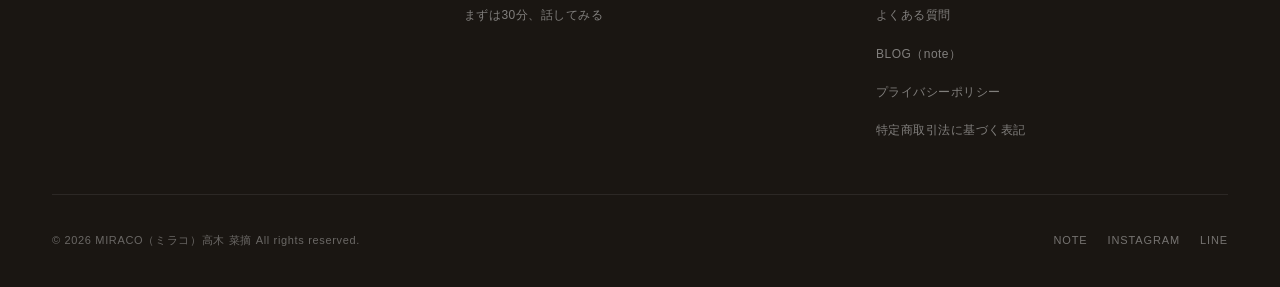
<file: apply.html>
<!DOCTYPE html>
<html lang="ja">
<head>
<meta charset="UTF-8">
<meta name="viewport" content="width=device-width, initial-scale=1.0">
<title>イベントお申し込み | MIRACO（ミラコ）</title>
<meta name="description" content="MIRACOが開催するAI活用イベントのお申し込みフォーム。必要事項をご記入いただくと、確認メールと会場のご案内をお送りします。">
<meta name="author" content="MIRACO（ミラコ）高木菜摘">
<meta name="robots" content="noindex, follow">
<meta property="og:title" content="イベントお申し込み | MIRACO（ミラコ）">
<meta property="og:description" content="AI活用イベントのお申し込みフォーム。1分ほどでご記入いただけます。">
<meta property="og:type" content="website">
<meta property="og:url" content="https://miracobackoffice.com/apply.html">
<meta property="og:locale" content="ja_JP">
<meta property="og:site_name" content="MIRACO（ミラコ）">
<link rel="canonical" href="https://miracobackoffice.com/apply.html">


<meta http-equiv="Content-Security-Policy" content="
  default-src 'self';
  script-src 'self' 'unsafe-inline';
  style-src 'self' 'unsafe-inline' https://fonts.googleapis.com;
  font-src 'self' https://fonts.gstatic.com;
  img-src 'self' data: https://images.unsplash.com;
  connect-src https://script.google.com https://script.googleusercontent.com;
  frame-src 'none';
  object-src 'none';
  base-uri 'self';
  form-action 'none';
">
<meta http-equiv="X-Content-Type-Options" content="nosniff">
<meta http-equiv="X-Frame-Options" content="DENY">

<link rel="preconnect" href="https://fonts.googleapis.com">
<link rel="preconnect" href="https://fonts.gstatic.com" crossorigin>
<link href="https://fonts.googleapis.com/css2?family=Noto+Sans+JP:wght@300;400;500;700&family=Cormorant+Garamond:ital,wght@0,300;0,600;1,300;1,600&family=DM+Sans:wght@300;400;500&display=swap" rel="stylesheet">

<style>
*, *::before, *::after { box-sizing: border-box; margin: 0; padding: 0; }
:root {
  --bg:      #faf9f7;
  --bg-s:    #f3ede4;
  --bg-c:    #ffffff;
  --bg-ch:   #faf6f0;
  --gold:    #C9A96E;
  --gold-l:  #E8CFA0;
  --gold-d:  #8A6F42;
  --gold-dim: rgba(201,169,110,0.12);
  --text:    #1a1612;
  --text-b:  #3d3530;
  --text-m:  #7a706a;
  --border:  rgba(0,0,0,0.09);
  --border-g: rgba(201,169,110,0.28);
  --shadow:  0 2px 16px rgba(0,0,0,0.07);
}
html { scroll-behavior: smooth; }
body {
  background: var(--bg);
  color: var(--text-b);
  font-family: 'DM Sans', 'Noto Sans JP', sans-serif;
  font-size: 15px; line-height: 1.75;
  -webkit-font-smoothing: antialiased;
}
img { max-width: 100%; display: block; }

/* NAV */
nav {
  position: fixed; top: 0; left: 0; right: 0; z-index: 1000;
  display: flex; align-items: center; justify-content: space-between;
  padding: 0 48px; height: 62px;
  background: rgba(250,249,247,0.96);
  backdrop-filter: blur(16px); -webkit-backdrop-filter: blur(16px);
  border-bottom: 0.5px solid var(--border);
  box-shadow: 0 1px 12px rgba(0,0,0,0.06);
}
.nav-logo {
  font-family: 'Cormorant Garamond', serif;
  font-size: 22px; font-weight: 600; letter-spacing: 0.2em;
  color: var(--text); text-decoration: none;
}
.nav-logo span { color: var(--gold); }
.nav-links { display: flex; gap: 28px; list-style: none; }
.nav-links a {
  color: var(--text-m); text-decoration: none;
  font-size: 12px; letter-spacing: 0.07em; transition: color 0.2s;
}
.nav-links a:hover, .nav-links a.active { color: var(--text); }
.nav-btn {
  border: 1px solid var(--gold-d); background: transparent; color: var(--gold-d);
  padding: 8px 20px; border-radius: 2px; font-size: 12px; letter-spacing: 0.1em;
  cursor: pointer; font-family: inherit; text-decoration: none; display: inline-block; transition: all 0.25s;
}
.nav-btn:hover { background: var(--gold-d); color: #fff; }
.nav-hamburger {
  display: none; flex-direction: column; gap: 5px;
  background: none; border: none; cursor: pointer; padding: 4px;
}
.nav-hamburger span { display: block; width: 22px; height: 1px; background: var(--text-b); transition: all 0.3s; }
.mobile-menu {
  display: none; position: fixed; top: 62px; left: 0; right: 0;
  background: rgba(250,249,247,0.98); border-bottom: 0.5px solid var(--border);
  padding: 24px 28px; z-index: 999; flex-direction: column; gap: 0;
  box-shadow: 0 8px 24px rgba(0,0,0,0.08);
}
.mobile-menu.open { display: flex; }
.mobile-menu a {
  color: var(--text-b); text-decoration: none; font-size: 14px; letter-spacing: 0.06em;
  padding: 14px 0; border-bottom: 0.5px solid var(--border); transition: color 0.2s;
}
.mobile-menu a:hover { color: var(--gold-d); }
.mobile-menu .m-cta {
  margin-top: 20px; background: var(--gold); color: #fff;
  text-align: center; padding: 14px; border-radius: 2px; font-weight: 500; letter-spacing: 0.08em;
}

/* PAGE HERO */
.page-hero {
  padding: 130px 52px 60px;
  background: var(--bg-s);
  border-bottom: 0.5px solid var(--border);
  text-align: center;
}
.page-hero .eyebrow {
  display: inline-flex; align-items: center; gap: 12px;
  font-size: 11px; letter-spacing: 0.22em; color: var(--gold-d);
  font-weight: 400; margin-bottom: 20px; text-transform: uppercase;
}
.eyebrow-line { width: 28px; height: 0.5px; background: var(--gold-d); }
.page-hero h1 {
  font-family: 'Cormorant Garamond', serif;
  font-size: clamp(26px, 3.8vw, 40px); font-weight: 300;
  color: var(--text); line-height: 1.18; margin-bottom: 16px;
}
.page-hero h1 em { font-style: italic; color: var(--gold); }
.page-hero p { font-size: 13px; color: var(--text-m); font-weight: 300; max-width: 560px; margin: 0 auto; }

/* SECTION */
.section { padding: 80px 52px; max-width: 900px; margin: 0 auto; }
.s-label {
  font-size: 10px; letter-spacing: 0.22em; color: var(--gold-d);
  font-weight: 400; text-transform: uppercase; margin-bottom: 18px;
  display: flex; align-items: center; gap: 12px;
}
.s-label::before { content: ''; width: 20px; height: 0.5px; background: var(--gold-d); }
.s-title {
  font-family: 'Cormorant Garamond', serif;
  font-size: clamp(19px, 2.6vw, 28px); font-weight: 300; line-height: 1.2;
  color: var(--text); margin-bottom: 20px;
}
.s-title em { font-style: italic; color: var(--gold); }

/* EVENTS LIST */
.events-list { display: flex; flex-direction: column; gap: 20px; }

.event-card {
  background: var(--bg-c);
  border: 0.5px solid var(--border);
  border-left: 3px solid var(--gold);
  border-radius: 0 4px 4px 0;
  padding: 32px 36px;
  display: flex; gap: 36px; align-items: flex-start;
  box-shadow: var(--shadow);
  transition: box-shadow 0.3s;
}
.event-card:hover { box-shadow: 0 6px 28px rgba(0,0,0,0.1); }
.event-card.past { border-left-color: var(--border); opacity: 0.7; }
.event-card.soon { border-left-color: var(--text-m); }
.event-card.has-photos { flex-wrap: wrap; }
.event-photos { width: 100%; flex: 1 1 100%; display: grid; grid-template-columns: 1fr 1fr; gap: 8px; margin-top: 16px; }
.event-photos img { width: 100%; object-fit: cover; border-radius: 6px; display: block; }
.event-photos .photo-wide { grid-column: 1 / -1; }
@media (max-width: 600px) {
  .event-photos { grid-template-columns: 1fr; }
  .event-photos .photo-wide { grid-column: 1; }
}

.event-date { flex-shrink: 0; text-align: center; min-width: 64px; }
.event-month { display: block; font-size: 10px; color: var(--text-m); letter-spacing: 0.1em; margin-bottom: 4px; }
.event-day {
  display: block; font-family: 'Cormorant Garamond', serif;
  font-size: 27px; font-weight: 300; color: var(--gold); line-height: 1;
}
.event-card.past .event-day { color: var(--text-m); }
.event-card.soon .event-day { color: var(--text-m); }

.event-info { flex: 1; }
.event-tag {
  font-size: 10px; letter-spacing: 0.16em; color: var(--gold-d);
  text-transform: uppercase; margin-bottom: 8px; display: block;
}
.event-title {
  font-family: 'Cormorant Garamond', serif;
  font-size: 17px; font-weight: 600; color: var(--text);
  margin-bottom: 8px; line-height: 1.3;
}
.event-detail { font-size: 10.5px; color: var(--text-m); margin-bottom: 10px; letter-spacing: 0.04em; }
.event-desc { font-size: 11.5px; color: var(--text-b); line-height: 1.85; font-weight: 300; margin-bottom: 18px; }
.event-badge {
  display: inline-block; font-size: 10px; letter-spacing: 0.12em;
  padding: 3px 10px; border-radius: 100px; margin-bottom: 10px; text-transform: uppercase;
}
.event-badge.free { background: rgba(201,169,110,0.15); color: var(--gold-d); border: 0.5px solid var(--border-g); }
.event-badge.paid { background: rgba(0,0,0,0.05); color: var(--text-m); border: 0.5px solid var(--border); }
.event-badge.online { background: rgba(0,0,0,0.04); color: var(--text-m); border: 0.5px solid var(--border); }

.event-actions { display: flex; gap: 10px; flex-wrap: wrap; align-items: center; }
.event-cta {
  display: inline-block; background: var(--gold); color: #fff;
  padding: 10px 22px; border-radius: 2px; font-size: 12px; font-weight: 500;
  letter-spacing: 0.1em; text-decoration: none; transition: opacity 0.2s;
  box-shadow: 0 2px 8px rgba(201,169,110,0.25);
}
.event-cta:hover { opacity: 0.85; }
.event-cta-ghost {
  display: inline-block; border: 1px solid var(--border-g); color: var(--gold-d);
  padding: 9px 18px; border-radius: 2px; font-size: 12px; letter-spacing: 0.08em;
  text-decoration: none; transition: all 0.2s;
}
.event-cta-ghost:hover { background: var(--gold-dim); }

.event-section-label {
  font-size: 11px; letter-spacing: 0.2em; color: var(--text-m);
  text-transform: uppercase; margin: 48px 0 20px;
  display: flex; align-items: center; gap: 12px;
}
.event-section-label::after { content: ''; flex: 1; height: 0.5px; background: var(--border); }

/* LINE CTA BANNER */
.line-banner {
  background: #06C755;
  border-radius: 4px; padding: 24px 32px;
  display: flex; gap: 20px; align-items: center;
  margin-top: 40px;
}
.line-banner-text { flex: 1; }
.line-banner-text p { color: #fff; font-size: 14px; line-height: 1.6; font-weight: 300; }
.line-banner-text strong { font-size: 16px; display: block; margin-bottom: 4px; }
.line-banner a {
  display: inline-block; background: #fff; color: #06C755;
  padding: 11px 24px; border-radius: 2px; font-size: 13px; font-weight: 600;
  text-decoration: none; letter-spacing: 0.05em; white-space: nowrap;
  transition: opacity 0.2s;
}
.line-banner a:hover { opacity: 0.9; }

/* BUTTONS */
.btn-ghost {
  background: transparent; color: var(--text-b);
  border: 1px solid rgba(0,0,0,0.18); padding: 15px 38px; border-radius: 2px;
  font-size: 13px; letter-spacing: 0.08em; cursor: pointer; font-family: inherit;
  text-decoration: none; display: inline-block; transition: all 0.2s;
}
.btn-ghost:hover { border-color: var(--gold-d); color: var(--gold-d); }
.btn-gold {
  background: var(--gold); color: #fff; border: none; padding: 15px 38px; border-radius: 2px;
  font-size: 13px; font-weight: 500; letter-spacing: 0.1em; cursor: pointer; font-family: inherit;
  text-decoration: none; display: inline-block; transition: opacity 0.2s, transform 0.2s;
  box-shadow: 0 4px 16px rgba(201,169,110,0.3);
}
.btn-gold:hover { opacity: 0.88; transform: translateY(-1px); }

/* CTA SECTION */
.cta-section {
  text-align: center; padding: 100px 48px;
  background: var(--bg-s); border-top: 0.5px solid var(--border);
}
.cta-title {
  font-family: 'Cormorant Garamond', serif;
  font-size: clamp(28px, 4vw, 48px); font-weight: 300; font-style: italic;
  color: var(--text); margin-bottom: 16px;
}
.cta-sub { font-size: 14px; color: var(--text-m); margin-bottom: 36px; line-height: 1.95; }

/* FOOTER */
footer {
  background: #1a1612; border-top: 0.5px solid rgba(255,255,255,0.08);
  padding: 60px 52px 36px;
}
.footer-top {
  display: grid; grid-template-columns: 1fr 1fr 1fr; gap: 60px;
  padding-bottom: 52px; border-bottom: 0.5px solid rgba(255,255,255,0.08); margin-bottom: 36px;
}
.footer-brand .f-logo {
  font-family: 'Cormorant Garamond', serif;
  font-size: 20px; font-weight: 600; letter-spacing: 0.18em;
  color: rgba(255,255,255,0.7); margin-bottom: 14px;
}
.footer-brand .f-logo span { color: var(--gold); }
.footer-brand p { font-size: 12px; color: rgba(255,255,255,0.45); line-height: 1.85; font-weight: 300; }
.footer-brand .f-location { font-size: 11px; color: rgba(255,255,255,0.4); margin-top: 12px; letter-spacing: 0.06em; }
.footer-col h4 { font-size: 10px; letter-spacing: 0.18em; color: var(--gold-d); text-transform: uppercase; margin-bottom: 20px; font-weight: 400; }
.footer-col ul { list-style: none; display: flex; flex-direction: column; gap: 12px; }
.footer-col a { font-size: 12px; color: rgba(255,255,255,0.45); text-decoration: none; letter-spacing: 0.04em; transition: color 0.2s; }
.footer-col a:hover { color: rgba(255,255,255,0.75); }
.footer-bottom { display: flex; justify-content: space-between; align-items: center; flex-wrap: wrap; gap: 12px; }
.footer-bottom p { font-size: 11px; color: rgba(255,255,255,0.35); letter-spacing: 0.06em; }
.footer-socials { display: flex; gap: 20px; }
.footer-socials a { font-size: 11px; color: rgba(255,255,255,0.4); text-decoration: none; letter-spacing: 0.08em; text-transform: uppercase; transition: color 0.2s; }
.footer-socials a:hover { color: var(--gold); }

@media (max-width: 900px) {
  nav { padding: 0 20px; }
  .nav-links, .nav-btn { display: none; }
  .nav-hamburger { display: flex; }
  .page-hero { padding: 110px 24px 48px; }
  .section { padding: 60px 24px; }
  .event-card { flex-direction: column; gap: 16px; padding: 24px 20px; }
  .line-banner { flex-direction: column; gap: 16px; }
  footer { padding: 48px 24px 28px; }
  .footer-top { grid-template-columns: 1fr; gap: 40px; }
  .footer-bottom { flex-direction: column; align-items: flex-start; }
}
</style>
</head>
<body>

<!-- NAV -->
<nav>
  <a href="index.html" class="nav-logo">MIR<span>A</span>CO</a>
  <ul class="nav-links">
    <li><a href="services.html">サービス</a></li>
    <li><a href="cases.html">事例</a></li>
    <li><a href="about.html">プロフィール</a></li>
    <li><a href="events.html" class="active">イベント</a></li>
    <li><a href="faq.html">よくある質問</a></li>
    <li><a href="https://note.com/miraco_1" target="_blank" rel="noopener noreferrer">ブログ</a></li>
  </ul>
  <a href="booking.html" class="nav-btn" target="_blank" rel="noopener noreferrer">まずは30分、話してみる</a>
  <button class="nav-hamburger" id="hamburger" aria-label="メニューを開く" aria-expanded="false">
    <span></span><span></span><span></span>
  </button>
</nav>
<div class="mobile-menu" id="mobile-menu" aria-hidden="true">
  <a href="services.html">サービス</a>
  <a href="cases.html">事例</a>
  <a href="about.html">プロフィール</a>
  <a href="events.html">イベント・セミナー</a>
  <a href="faq.html">よくある質問</a>
  <a href="https://note.com/miraco_1" target="_blank" rel="noopener noreferrer">ブログ（note）</a>
  <a href="booking.html" target="_blank" rel="noopener noreferrer" class="m-cta">まずは30分、話してみる</a>
</div>

<style>
/* ===================================================================
   APPLY FORM
   =================================================================== */
.apply-wrap {
  max-width: 720px; margin: 0 auto; padding: 72px 24px 96px;
}
.apply-event {
  background: var(--bg-c); border: 0.5px solid var(--border);
  border-left: 2px solid var(--gold); border-radius: 3px;
  padding: 28px 32px; margin-bottom: 40px; box-shadow: var(--shadow);
}
.apply-event-tag {
  display: inline-block; background: var(--gold-dim); color: var(--gold-d);
  font-size: 11px; letter-spacing: 0.1em; padding: 4px 12px;
  border-radius: 2px; margin-bottom: 14px;
}
.apply-event-title {
  font-size: 19px; font-weight: 500; color: var(--text);
  line-height: 1.6; margin-bottom: 18px;
}
.apply-event dl {
  display: grid; grid-template-columns: 88px 1fr; gap: 10px 16px;
  font-size: 14px; line-height: 1.7;
}
.apply-event dt {
  color: var(--text-m); font-size: 12px; letter-spacing: 0.06em; padding-top: 2px;
}
.apply-event dd { color: var(--text-b); }

.apply-lead {
  font-size: 14px; line-height: 2; color: var(--text-b); margin-bottom: 36px;
}
.apply-lead strong { color: var(--text); font-weight: 500; }

.form-card {
  background: var(--bg-c); border: 0.5px solid var(--border);
  border-radius: 3px; padding: 40px 36px; box-shadow: var(--shadow);
}
.fg { margin-bottom: 26px; }
.fg label {
  display: block; font-size: 12px; letter-spacing: 0.08em;
  color: var(--text); margin-bottom: 8px; font-weight: 500;
}
.req {
  display: inline-block; background: var(--gold); color: #fff;
  font-size: 10px; letter-spacing: 0.06em; padding: 2px 7px;
  border-radius: 2px; margin-left: 8px; vertical-align: 1px;
}
.opt {
  display: inline-block; border: 0.5px solid var(--border);
  color: var(--text-m); font-size: 10px; letter-spacing: 0.06em;
  padding: 2px 7px; border-radius: 2px; margin-left: 8px; vertical-align: 1px;
}
.fg input[type="text"],
.fg input[type="email"],
.fg input[type="tel"],
.fg select,
.fg textarea {
  width: 100%; font-family: inherit; font-size: 15px; color: var(--text);
  background: var(--bg); border: 0.5px solid var(--border);
  border-radius: 2px; padding: 13px 14px; line-height: 1.6;
  transition: border-color 0.2s, background 0.2s;
}
.fg textarea { min-height: 110px; resize: vertical; }
.fg input:focus, .fg select:focus, .fg textarea:focus {
  outline: none; border-color: var(--gold); background: #fff;
}
.fg .hint { font-size: 12px; color: var(--text-m); margin-top: 7px; line-height: 1.7; }
.fg.has-error input, .fg.has-error select { border-color: #c0553f; background: #fdf6f4; }
.fg .err { display: none; font-size: 12px; color: #c0553f; margin-top: 7px; }
.fg.has-error .err { display: block; }

.fg-check {
  display: flex; align-items: flex-start; gap: 10px;
  background: var(--bg-ch); border-radius: 3px; padding: 16px 18px; margin-bottom: 30px;
}
.fg-check input { margin-top: 3px; width: 16px; height: 16px; accent-color: var(--gold); flex-shrink: 0; }
.fg-check label { font-size: 13px; line-height: 1.8; color: var(--text-b); margin: 0; letter-spacing: 0; font-weight: 400; }
.fg-check a { color: var(--gold-d); }
.fg-check.has-error { background: #fdf6f4; }

.btn-submit {
  width: 100%; background: var(--gold); color: #fff; border: none;
  padding: 17px; border-radius: 2px; font-size: 14px; font-weight: 500;
  letter-spacing: 0.12em; cursor: pointer; font-family: inherit;
  box-shadow: 0 4px 16px rgba(201,169,110,0.3);
  transition: opacity 0.2s, transform 0.2s;
}
.btn-submit:hover:not(:disabled) { opacity: 0.88; transform: translateY(-1px); }
.btn-submit:disabled { opacity: 0.5; cursor: default; transform: none; }

.form-note {
  text-align: center; font-size: 12px; color: var(--text-m);
  margin-top: 18px; line-height: 1.9;
}
.form-note a { color: var(--gold-d); }

.hp { position: absolute; left: -9999px; opacity: 0; height: 0; overflow: hidden; }

/* 満員のお知らせ */
.full-notice {
  background: var(--bg-ch); border: 0.5px solid var(--border-g);
  border-left: 3px solid var(--gold); border-radius: 0 3px 3px 0;
  padding: 24px 28px; margin-bottom: 28px;
  font-size: 14px; line-height: 2; color: var(--text-b);
}
.full-notice-title {
  font-size: 15px; font-weight: 500; color: var(--text);
  letter-spacing: 0.04em; margin-bottom: 10px;
}
.full-notice strong { color: var(--gold-d); font-weight: 500; }
@media (max-width: 640px) {
  .full-notice { padding: 20px 18px; }
}

/* 完了画面 */
.done-card {
  background: var(--bg-c); border: 0.5px solid var(--border-g);
  border-radius: 3px; padding: 56px 36px; text-align: center; box-shadow: var(--shadow);
}
.done-mark {
  width: 56px; height: 56px; border-radius: 50%; background: var(--gold-dim);
  color: var(--gold-d); font-size: 26px; line-height: 56px; margin: 0 auto 22px;
}
.done-title {
  font-family: 'Cormorant Garamond', serif; font-size: 30px; font-weight: 300;
  font-style: italic; color: var(--text); margin-bottom: 14px;
}
.done-text { font-size: 14px; line-height: 2; color: var(--text-b); margin-bottom: 28px; }
.done-detail {
  display: grid; grid-template-columns: 96px 1fr; gap: 10px 14px;
  text-align: left; font-size: 14px; background: var(--bg-ch);
  border-radius: 3px; padding: 20px 22px; margin-bottom: 28px;
}
.done-detail dt { color: var(--text-m); font-size: 12px; }
.done-detail dd { color: var(--text-b); }
.done-actions { display: flex; gap: 12px; justify-content: center; flex-wrap: wrap; }

.overlay {
  position: fixed; inset: 0; background: rgba(250,249,247,0.88);
  display: none; align-items: center; justify-content: center; z-index: 999;
}
.overlay.show { display: flex; }
.spinner {
  width: 34px; height: 34px; border: 2px solid var(--border-g);
  border-top-color: var(--gold); border-radius: 50%;
  animation: spin 0.8s linear infinite;
}
@keyframes spin { to { transform: rotate(360deg); } }

@media (max-width: 640px) {
  /* iOSで入力時に画面が拡大されないよう16px以上にする */
  .fg input[type="text"], .fg input[type="email"], .fg input[type="tel"],
  .fg select, .fg textarea { font-size: 16px; }
  .apply-wrap { padding: 48px 18px 72px; }
  .apply-event { padding: 22px 20px; }
  .apply-event dl { grid-template-columns: 76px 1fr; font-size: 13px; }
  .form-card { padding: 28px 20px; }
  .done-card { padding: 40px 22px; }
  .done-detail { grid-template-columns: 84px 1fr; }
}
</style>

<!-- PAGE HERO -->
<section class="page-hero">
  <p class="eyebrow"><span class="eyebrow-line"></span>Application<span class="eyebrow-line"></span></p>
  <h1>イベント<em>お申し込み</em></h1>
  <p><strong>8月28日（金）の回は、無事に終了しました。ご参加ありがとうございました。</strong><br>次回の開催が決まりましたら、このページと公式LINEでご案内します。</p>
</section>

<main>
<div class="apply-wrap">

  <!-- 申し込み対象イベント -->
  <div class="apply-event">
    <span class="apply-event-tag">氷見・対面 ／ 定員15名</span>
    <p class="apply-event-title" id="evTitle">AI活用講座 ── 事務作業の「考え方」から</p>
    <dl>
      <dt>日時</dt><dd id="evDate">2026年8月28日（金）18:00〜20:00</dd>
      <dt>場所</dt><dd id="evPlace">民泊庄司（〒935-0002 富山県氷見市阿尾875-1）／駐車場7台まで</dd>
      <dt>定員</dt><dd id="evCap">15名</dd>
      <dt>参加費</dt><dd id="evFee">500円（当日、受付でお願いします）</dd>
      <dt>持ち物</dt><dd>スマートフォン（必須）／ノートパソコンをお持ちの方はあわせてどうぞ</dd>
      <dt>事前準備</dt><dd><strong>Googleアカウント（Gmail）でログインできる状態にしてきてください。</strong>アプリ「Gemini Notebook」も入れてきていただけると助かります。</dd>
      <dt>申込締切</dt><dd>2026年8月28日（金）12:00</dd>
    </dl>
  </div>

  <p class="apply-lead">
    「事務作業って、そもそも何のため？」<br>
    AIの前に、まず<strong>仕事の考え方と段取りの捉え方</strong>から整理します。<br>
    そのうえで、Googleの<strong>Gemini Notebook</strong>（もとの名前は NotebookLM）に会社の書類を読み込ませて、
    <strong>「あれ、どこに書いてあったっけ」を探さずに聞ける</strong>ようにする2時間です。<br><br>
    パソコンが苦手な方でも大丈夫。資料はこちらで用意しますので、手ぶらでも最後まで参加できます。
  </p>

  <!-- 受付終了のお知らせ -->
  <div class="full-notice" id="endedNotice" style="display:none;">
    <p class="full-notice-title">この回の受付は終了しました</p>
    <p>
      2026年8月28日（金）の「AI活用講座」は、<strong>無事に終了しました</strong>。ご参加いただいた皆さま、ありがとうございました。<br>
      次回の日程はまだ決まっていません。決まり次第、このページと公式LINEでご案内します。<br>
      <a href="https://lin.ee/v2A0ds8L" target="_blank" rel="noopener noreferrer">LINE公式アカウントを友だち追加する</a>と、先行してお知らせが届きます。
    </p>
  </div>

  <!-- 満員のお知らせ -->
  <div class="full-notice" id="fullNotice" style="display:none;">
    <p class="full-notice-title">おかげさまで定員に達しました</p>
    <p>
      8月28日の回は、定員15名がうまりました。ありがとうございます。<br>
      このフォームは<strong>キャンセル待ち</strong>として受け付けています。
      空きが出た場合のみ、こちらからご連絡します。<br>
      次回の開催が決まりましたら、優先してご案内します。
    </p>
  </div>

  <!-- フォーム -->
  <div id="formPanel">
    <div class="form-card">

      <div class="fg" id="fg-name">
        <label for="inputName">お名前<span class="req">必須</span></label>
        <input type="text" id="inputName" autocomplete="name" placeholder="山田 太郎">
        <p class="err">お名前をご記入ください。</p>
      </div>

      <div class="fg" id="fg-kana">
        <label for="inputKana">ふりがな<span class="opt">任意</span></label>
        <input type="text" id="inputKana" placeholder="やまだ たろう">
      </div>

      <div class="fg" id="fg-email">
        <label for="inputEmail">メールアドレス<span class="req">必須</span></label>
        <input type="email" id="inputEmail" autocomplete="email" placeholder="taro@example.com">
        <p class="hint">こちらに確認メールと、当日の会場のご案内をお送りします。</p>
        <p class="err">メールアドレスの形式をご確認ください。</p>
      </div>

      <div class="fg" id="fg-tel">
        <label for="inputTel">お電話番号<span class="opt">任意</span></label>
        <input type="tel" id="inputTel" autocomplete="tel" placeholder="090-1234-5678">
        <p class="hint">当日の急なご連絡がある場合にのみ使用します。</p>
      </div>

      <div class="fg" id="fg-job">
        <label for="inputJob">お仕事・ご職業<span class="opt">任意</span></label>
        <input type="text" id="inputJob" placeholder="例：飲食店経営 ／ 事務 ／ 主婦 ／ 会社員">
      </div>

      <div class="fg" id="fg-level">
        <label for="selectLevel">AIを使ったことはありますか<span class="opt">任意</span></label>
        <select id="selectLevel">
          <option value="">選択してください</option>
          <option value="使ったことがない">使ったことがない</option>
          <option value="少し触ったことがある">少し触ったことがある</option>
          <option value="ときどき使っている">ときどき使っている</option>
          <option value="毎日のように使っている">毎日のように使っている</option>
        </select>
        <p class="hint">どのレベルでも大丈夫です。当日の進め方の参考にします。</p>
      </div>

      <div class="fg" id="fg-message">
        <label for="inputMessage">当日ききたいこと・困っていること<span class="opt">任意</span></label>
        <textarea id="inputMessage" placeholder="例：スマホで議事録を作れるようにしたい／AIに何を聞けばいいのか分からない／写真から資料を作りたい"></textarea>
        <p class="hint">ひとつでも書いていただけると、その場で一緒に解決できます。</p>
      </div>

      <div class="fg" id="fg-google">
        <label for="selectGoogle">Googleアカウント（Gmail）は、スマホでログインできる状態ですか<span class="opt">任意</span></label>
        <select id="selectGoogle">
          <option value="">選択してください</option>
          <option value="はい、ログインできる">はい、ログインできる</option>
          <option value="持っているが、パスワードが分からない">持っているが、パスワードが分からない</option>
          <option value="持っていない／よく分からない">持っていない／よく分からない</option>
        </select>
        <p class="hint">当日はGoogleの「Gemini Notebook」を使います。下の2つを選ばれた方には、当日までに個別にご連絡して、一緒に準備します。ご心配なく。</p>
      </div>

      <div class="fg" id="fg-who">
        <label for="selectWho">いま、事務をしているのは<span class="opt">任意</span></label>
        <select id="selectWho">
          <option value="">選択してください</option>
          <option value="社長・代表である自分がやっている">社長・代表である自分がやっている</option>
          <option value="自分＋家族や1〜2人">自分＋家族や1〜2人</option>
          <option value="専任の事務担当がいる">専任の事務担当がいる</option>
          <option value="まだ事務らしい事務はしていない">まだ事務らしい事務はしていない</option>
        </select>
      </div>

      <div class="fg" id="fg-hours">
        <label for="selectHours">1週間のうち、事務にどれくらい使っていますか<span class="opt">任意</span></label>
        <select id="selectHours">
          <option value="">選択してください</option>
          <option value="3時間くらい">3時間くらい</option>
          <option value="3〜10時間">3〜10時間</option>
          <option value="10時間以上">10時間以上</option>
          <option value="わからない">わからない</option>
        </select>
      </div>

      <div class="fg" id="fg-pain">
        <label for="inputPain">「これさえ無ければ」と思う事務を、ひとつだけ<span class="opt">任意</span></label>
        <textarea id="inputPain" placeholder="例：請求書を毎月1枚ずつ作るのが終わらない／領収書が月末に山になる"></textarea>
        <p class="hint">当日、みなさんのこの一行を題材にします。立派な文章でなくて大丈夫です。</p>
      </div>

      <div class="fg" id="fg-profit">
        <label for="selectProfit">毎月の粗利（売上−仕入・外注）は、いまどこまで分かりますか<span class="opt">任意</span></label>
        <select id="selectProfit">
          <option value="">選択してください</option>
          <option value="毎月、見ている">毎月、見ている</option>
          <option value="年に1回、決算のときに分かる">年に1回、決算のときに分かる</option>
          <option value="見ていない／どう出すのか分からない">見ていない／どう出すのか分からない</option>
        </select>
        <p class="hint">金額は伺いません。分かる状態にあるかどうかだけ教えてください。</p>
      </div>

      <div class="fg" id="fg-linename">
        <label for="inputLineName">LINEのお名前（表示名）<span class="opt">任意</span></label>
        <input type="text" id="inputLineName" placeholder="お名前と違う場合だけご記入ください">
        <p class="hint">LINEでご連絡するときに、どなたか分かるようにするためです。</p>
      </div>

      <div class="fg" id="fg-consult">
        <label for="selectConsult">後日30分、あなたの会社の形に合わせて整理する時間を作れます<span class="opt">任意</span></label>
        <select id="selectConsult">
          <option value="">選択してください</option>
          <option value="希望する">希望する</option>
          <option value="いまは決めない">いまは決めない</option>
        </select>
        <p class="hint">オンラインか電話で30分、無料です。売り込みはしません。</p>
      </div>

      <div class="fg-check" id="fg-pc">
        <input type="checkbox" id="checkPC">
        <label for="checkPC">当日、ノートパソコンも持っていきます</label>
      </div>

      <div class="hp">
        <label>この欄は入力しないでください<input type="text" id="inputHp" tabindex="-1" autocomplete="off"></label>
      </div>

      <div class="fg-check" id="fg-privacy">
        <input type="checkbox" id="checkPrivacy">
        <label for="checkPrivacy">
          <a href="privacy.html" target="_blank" rel="noopener noreferrer">プライバシーポリシー</a>に同意します。
          お預かりした情報は、本イベントのご連絡以外には使用しません。
        </label>
      </div>

      <button type="button" class="btn-submit" id="btnSubmit">この内容で申し込む</button>

      <p class="form-note">
        送信がうまくいかない場合は
        <a href="https://lin.ee/v2A0ds8L" target="_blank" rel="noopener noreferrer">LINE</a>
        からもお申し込みいただけます。
      </p>
    </div>
  </div>

  <!-- 完了画面 -->
  <div id="donePanel" style="display:none;">
    <div class="done-card">
      <div class="done-mark">✓</div>
      <p class="done-title">お申し込みを承りました</p>
      <p class="done-text">
        ご記入のメールアドレス宛に、確認メールをお送りしました。<br>
        当日は<strong>民泊庄司（富山県氷見市阿尾875-1）</strong>へ直接お越しください。<br>
        <strong>Googleアカウント（Gmail）でログインできる状態</strong>にしてきてください。
      </p>
      <dl class="done-detail" id="doneDetail"></dl>
      <div class="done-actions">
        <a href="events.html" class="event-cta-ghost">イベント一覧に戻る</a>
        <a href="https://lin.ee/v2A0ds8L" class="event-cta" target="_blank" rel="noopener noreferrer">LINEで質問する →</a>
      </div>
    </div>
  </div>

</div>
</main>

<div class="overlay" id="loadingOverlay"><div class="spinner"></div></div>

<script>
/* ============================================================
   申し込み対象イベントの設定
   ここを書き換えれば、次のイベントにも使い回せます
   ============================================================ */
const EVENT = {
  name:  'AI活用講座 ── 事務作業の「考え方」から',
  date:  '2026年8月28日（金）18:00〜20:00',
  place: '民泊庄司（〒935-0002 富山県氷見市阿尾875-1／駐車場7台まで）',
  fee:   '500円（当日、受付でお願いします）',
  // 満員になったら true。フォームは動いたまま、キャンセル待ちの案内を表示します
  full: false,
  // 開催が終わったら true。フォームを閉じて「受付終了」の案内だけを表示します
  ended: true,
};

/* Google Apps Script のウェブアプリURL（event-gas.js をデプロイして取得）*/
const GAS_URL = 'https://script.google.com/macros/s/AKfycbw1Mf7RtBU6w9iWQKM95QFUXpyxxE_nAjZi7_TbMcj0__BpFFjeeycK4ykGMDw3f9B9/exec';

/* ============================================================ */
const $ = id => document.getElementById(id);

function setError(groupId, isError) {
  $(groupId).classList.toggle('has-error', isError);
}

function validate() {
  const name  = $('inputName').value.trim();
  const email = $('inputEmail').value.trim();
  const re    = /^[^\s@]+@[^\s@]+\.[^\s@]+$/;
  const agree = $('checkPrivacy').checked;

  setError('fg-name',    !name);
  setError('fg-email',   !re.test(email));
  setError('fg-privacy', !agree);

  const ok = name && re.test(email) && agree;
  if (!ok) {
    const first = document.querySelector('.has-error');
    if (first) first.scrollIntoView({ behavior: 'smooth', block: 'center' });
  }
  return ok;
}

['inputName', 'inputEmail'].forEach(id => {
  $(id).addEventListener('input', () => setError('fg-' + id.replace('input', '').toLowerCase(), false));
});
$('checkPrivacy').addEventListener('change', () => setError('fg-privacy', false));

$('btnSubmit').addEventListener('click', async () => {
  if ($('inputHp').value) return;   // ボット除け
  if (!validate()) return;

  // GAS未設定のまま公開すると申し込みが消えるため、ここで止める
  if (!GAS_URL || GAS_URL === 'YOUR_EVENT_GAS_URL') {
    alert('申し訳ありません。ただいま送信の準備中です。\nお手数ですがLINEからお申し込みください。');
    return;
  }

  const payload = {
    type:      'event',
    // 満員中はキャンセル待ちと分かるようにして送る（メール本文・記録に反映されます）
    eventName: EVENT.full ? EVENT.name + '（キャンセル待ち）' : EVENT.name,
    eventDate: EVENT.date,
    eventPlace: EVENT.place,
    eventFee:  EVENT.fee,
    name:    $('inputName').value.trim(),
    kana:    $('inputKana').value.trim(),
    email:   $('inputEmail').value.trim(),
    tel:     $('inputTel').value.trim(),
    job:     $('inputJob').value.trim(),
    level:   $('selectLevel').value,
    message: [
      $('inputMessage').value.trim(),
      $('selectGoogle').value          ? '【Googleアカウント】' + $('selectGoogle').value : '',
      $('inputPain').value.trim()      ? '【これさえ無ければと思う事務】' + $('inputPain').value.trim() : '',
      $('selectWho').value             ? '【事務をしているのは】' + $('selectWho').value : '',
      $('selectHours').value           ? '【週の事務時間】' + $('selectHours').value : '',
      $('selectProfit').value          ? '【粗利の把握】' + $('selectProfit').value : '',
      $('checkPC').checked             ? '【ノートPC】持参する' : '',
      $('selectConsult').value         ? '【後日30分の無料相談】' + $('selectConsult').value : '',
      $('inputLineName').value.trim()  ? '【LINEの表示名】' + $('inputLineName').value.trim() : '',
    ].filter(Boolean).join(String.fromCharCode(10)),
  };

  $('loadingOverlay').classList.add('show');
  $('btnSubmit').disabled = true;

  try {
    await fetch(GAS_URL, {
      method:  'POST',
      mode:    'no-cors',
      headers: { 'Content-Type': 'text/plain' },
      body:    JSON.stringify(payload),
    });
  } catch (e) { /* no-cors は常に成功扱い */ }

  $('loadingOverlay').classList.remove('show');

  $('doneDetail').innerHTML =
    '<dt>お名前</dt><dd>' + escapeHtml(payload.name) + '</dd>' +
    '<dt>メール</dt><dd>' + escapeHtml(payload.email) + '</dd>' +
    '<dt>イベント</dt><dd>' + escapeHtml(EVENT.name) + '</dd>' +
    '<dt>日時</dt><dd>' + escapeHtml(EVENT.date) + '</dd>';

  $('formPanel').style.display = 'none';
  $('donePanel').style.display = 'block';
  window.scrollTo({ top: 0, behavior: 'smooth' });
});

function escapeHtml(s) {
  return String(s).replace(/[&<>"']/g, c => (
    { '&': '&amp;', '<': '&lt;', '>': '&gt;', '"': '&quot;', "'": '&#39;' }[c]
  ));
}

/* 表示をEVENT設定と同期 */
$('evTitle').textContent = EVENT.name;
$('evDate').textContent  = EVENT.date;
$('evPlace').textContent = EVENT.place;
$('evFee').textContent   = EVENT.fee;

/* 終了したときは、フォームを閉じて受付終了の案内だけを出す */
if (EVENT.ended) {
  $('endedNotice').style.display = 'block';
  $('formPanel').style.display = 'none';
  document.querySelector('.apply-event-tag').textContent = '終了しました';
}

/* 満員のときは、お知らせを出してボタンの文言を変える（送信自体は通常どおり動きます） */
if (!EVENT.ended && EVENT.full) {
  $('fullNotice').style.display = 'block';
  $('btnSubmit').textContent = 'キャンセル待ちで申し込む';
  document.querySelector('.apply-event-tag').textContent = '満員御礼 ／ キャンセル待ち受付中';
  document.querySelector('.done-title').textContent = 'キャンセル待ちで承りました';
  document.querySelector('.done-text').innerHTML =
    'ご記入のメールアドレス宛に、受付の確認メールをお送りしました。<br>' +
    '空きが出た場合のみ、こちらからご連絡します。';
}
</script>

<!-- FOOTER -->
<footer>
  <div class="footer-top">
    <div class="footer-brand">
      <div class="f-logo">MIR<span>A</span>CO</div>
      <p>バックオフィス15年の現場経験とAI活用知識で、<br>地方の中小企業・個人事業主を伴走支援します。</p>
      <p class="f-location">📍 富山・石川 ／ 全国・オンライン対応</p>
    </div>
    <div class="footer-col">
      <h4>Services</h4>
      <ul>
        <li><a href="services.html">サービス一覧</a></li>
        <li><a href="https://forms.gle/1SzgSTRywvHPMHiX9" target="_blank" rel="noopener noreferrer">名刺制作のご依頼</a></li>
        <li><a href="https://forms.gle/C8qWqXAPNdv8Q1wMA" target="_blank" rel="noopener noreferrer">チラシ制作のご依頼</a></li>
        <li><a href="booking.html" target="_blank" rel="noopener noreferrer">まずは30分、話してみる</a></li>
      </ul>
    </div>
    <div class="footer-col">
      <h4>Info</h4>
      <ul>
        <li><a href="about.html">プロフィール</a></li>
        <li><a href="cases.html">導入事例</a></li>
        <li><a href="events.html">イベント・セミナー</a></li>
        <li><a href="faq.html">よくある質問</a></li>
        <li><a href="https://note.com/miraco_1" target="_blank" rel="noopener noreferrer">BLOG（note）</a></li>
        <li><a href="privacy.html">プライバシーポリシー</a></li>
        <li><a href="legal.html">特定商取引法に基づく表記</a></li>
      </ul>
    </div>
  </div>
  <div class="footer-bottom">
    <p>© 2026 MIRACO（ミラコ）高木 菜摘 All rights reserved.</p>
    <div class="footer-socials">
      <a href="https://note.com/miraco_1" target="_blank" rel="noopener noreferrer">note</a>
      <a href="https://www.instagram.com/miraco_ai/" target="_blank" rel="noopener noreferrer">Instagram</a>
      <a href="https://lin.ee/v2A0ds8L" target="_blank" rel="noopener noreferrer">LINE</a>
    </div>
  </div>
</footer>

<script>
const hamburger = document.getElementById('hamburger');
const mobileMenu = document.getElementById('mobile-menu');
hamburger.addEventListener('click', () => {
  const isOpen = mobileMenu.classList.toggle('open');
  hamburger.setAttribute('aria-expanded', String(isOpen));
  mobileMenu.setAttribute('aria-hidden', String(!isOpen));
});
document.querySelectorAll('.mobile-menu a').forEach(link => {
  link.addEventListener('click', () => {
    hamburger.setAttribute('aria-expanded', 'false');
    mobileMenu.setAttribute('aria-hidden', 'true');
    mobileMenu.classList.remove('open');
  });
});
</script>

<!-- MOTION: スクロールで静かに現れる（外部ライブラリなし／動きを減らす設定を尊重） -->
<style>
@media (prefers-reduced-motion: no-preference) {
  .rv { opacity: 0; transform: translateY(28px); }
  .rv-on { opacity: 1; transform: none;
    transition: opacity .9s cubic-bezier(.22,.61,.36,1), transform .9s cubic-bezier(.22,.61,.36,1); }
  .rv-d1 { transition-delay: .13s; }
  .rv-d2 { transition-delay: .26s; }
  .rv-d3 { transition-delay: .39s; }
  .rv-d4 { transition-delay: .52s; }
}
</style>
<script>
(function(){
  if (window.matchMedia && window.matchMedia('(prefers-reduced-motion: reduce)').matches) return;
  if (!('IntersectionObserver' in window)) return;

  var SEL = [
    // 共通
    '.page-hero .eyebrow', '.page-hero h1', '.page-hero p',
    '.s-label', '.section-label', '.section-title', '.cta-section',
    // トップ
    '.hero-h1', '.hero-sub-h', '.hero-body', '.hero-actions',
    '.mission-eyebrow', '.mission-statement', '.mission-lead', '.mission-sub-label',
    '.reason-chip', '.layer', '.case-card', '.blog-card',
    // サービス・事例・FAQ
    '.svc-detail-card', '.svc-cat', '.price-row', '.flow-grid > *',
    '.support-card', '.faq-item', '.faq-category-label',
    // 代表・イベント・申込
    '.value-card', '.tl-item', '.history-section',
    '.event-card', '.apply-event', '.apply-lead', '.form-card', '.done-card',
    '.signup-detail-card', '.signup-detail-item',
    // チェックリスト・問い合わせ
    '.cl-lead', '.cl-cat', '.cl-result',
    '.contact-info-item', '.contact-form-card'
  ].join(',');

  var nodes = [];
  try { nodes = Array.prototype.slice.call(document.querySelectorAll(SEL)); } catch(e) { return; }

  nodes = nodes.filter(function(el){
    if (el.closest && el.closest('nav, footer, .mobile-menu, .cl-bar')) return false;
    if (el.dataset && el.dataset.noRv) return false;
    return true;
  });

  var seen = [];
  nodes.forEach(function(el){
    if (seen.indexOf(el) > -1) return;
    seen.push(el);
    el.classList.add('rv');
  });

  var io = new IntersectionObserver(function(entries){
    entries.forEach(function(en){
      if (!en.isIntersecting) return;
      var el = en.target;
      var sibs = el.parentNode ? Array.prototype.slice.call(el.parentNode.children).filter(function(c){
        return c.classList && c.classList.contains('rv');
      }) : [];
      var i = sibs.indexOf(el);
      if (i === 1) el.classList.add('rv-d1');
      else if (i === 2) el.classList.add('rv-d2');
      else if (i === 3) el.classList.add('rv-d3');
      else if (i >= 4) el.classList.add('rv-d4');
      el.classList.add('rv-on');
      io.unobserve(el);
    });
  }, { threshold: 0.08, rootMargin: '0px 0px -8% 0px' });

  // 読み込み時点で画面内にあるものは、上から順に少しずつ遅らせて見せる
  var first = seen.filter(function(el){
    var r = el.getBoundingClientRect();
    return r.top < window.innerHeight && r.bottom > 0;
  });
  first.forEach(function(el, i){
    setTimeout(function(){ el.classList.add('rv-on'); }, 120 + i * 130);
  });
  seen.forEach(function(el){ if (first.indexOf(el) === -1) io.observe(el); });

  // 保険: 3秒後に未表示のものは強制表示（読めない事故を防ぐ）
  setTimeout(function(){
    seen.forEach(function(el){ el.classList.add('rv-on'); });
  }, 3000);
})();
</script>
</body>
</html>
</file>
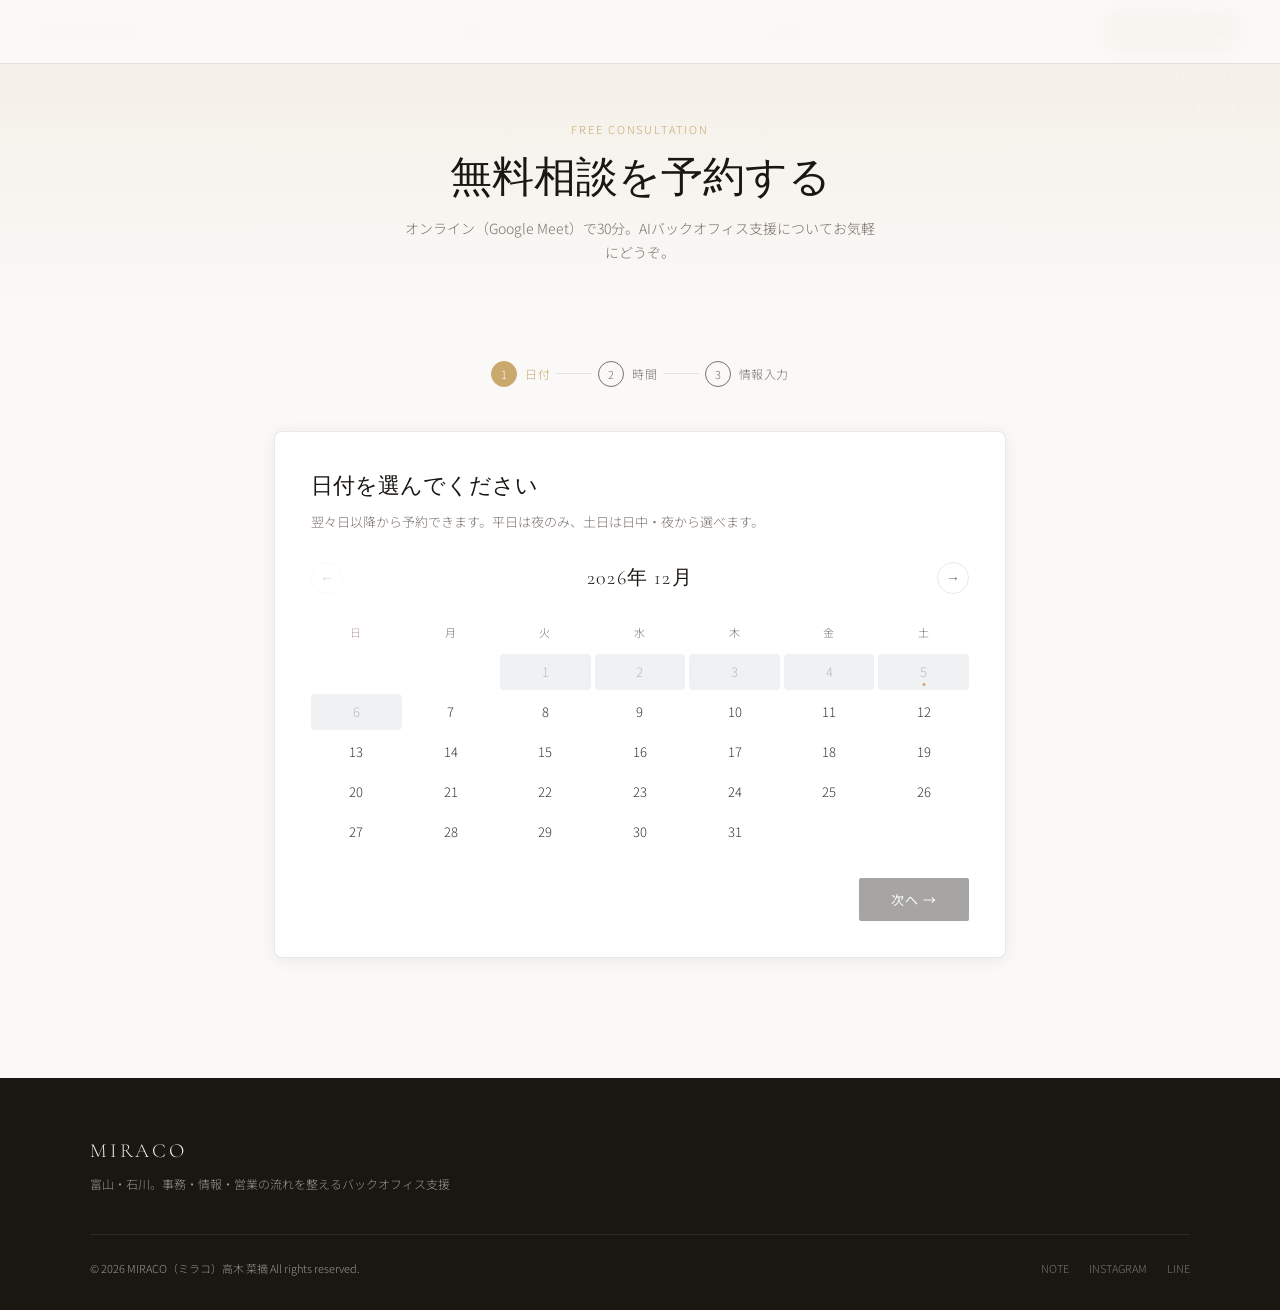
<file: booking.html>
<!DOCTYPE html>
<html lang="ja">
<head>
  <meta charset="UTF-8">
  <meta name="viewport" content="width=device-width, initial-scale=1.0">
  <title>無料相談を予約する | MIRACO（ミラコ）</title>
  <meta name="description" content="MIRACOの無料オンライン相談（30分）を予約できます。AIバックオフィス支援についてお気軽にご相談ください。">
  <link rel="preconnect" href="https://fonts.googleapis.com">
  <link rel="preconnect" href="https://fonts.gstatic.com" crossorigin>
  <link href="https://fonts.googleapis.com/css2?family=Cormorant+Garamond:ital,wght@0,300;0,400;1,300&family=DM+Sans:wght@300;400;500&family=Noto+Sans+JP:wght@300;400;500&display=swap" rel="stylesheet">
  <style>
    :root {
      --bg:       #faf9f7;
      --bg-s:     #f3ede4;
      --bg-c:     #ffffff;
      --bg-ch:    #faf6f0;
      --gold:     #C9A96E;
      --gold-l:   #E8CFA0;
      --gold-d:   #8A6F42;
      --gold-dim: rgba(201,169,110,0.12);
      --text:     #1a1612;
      --text-b:   #3d3530;
      --text-m:   #7a706a;
      --border:   rgba(0,0,0,0.09);
      --border-g: rgba(201,169,110,0.28);
      --shadow:   0 2px 16px rgba(0,0,0,0.07);
      --grey:     #b8bcc2;
      --grey-bg:  #f0f1f2;
    }
    *{box-sizing:border-box;margin:0;padding:0}
    html{scroll-behavior:smooth}
    body{font-family:'Noto Sans JP','DM Sans',sans-serif;background:var(--bg);color:var(--text);font-weight:300;line-height:1.7;font-size:15px}

    /* ── NAV ── */
    nav{position:fixed;top:0;left:0;right:0;z-index:100;background:rgba(250,249,247,0.95);backdrop-filter:blur(8px);border-bottom:0.5px solid var(--border);padding:0 40px;height:64px;display:flex;align-items:center;justify-content:space-between}
    .nav-logo{font-family:'Cormorant Garamond',serif;font-size:22px;letter-spacing:0.12em;color:var(--text);text-decoration:none}
    .nav-links{display:flex;gap:32px;list-style:none}
    .nav-links a{font-size:13px;letter-spacing:0.06em;color:var(--text-m);text-decoration:none;transition:color 0.2s}
    .nav-links a:hover{color:var(--gold)}
    .nav-cta{background:var(--gold);color:#fff;border:none;padding:10px 22px;font-size:12px;letter-spacing:0.1em;cursor:pointer;font-family:inherit;border-radius:2px;text-decoration:none;transition:background 0.2s}
    .nav-cta:hover{background:var(--gold-d)}

    /* ── HERO ── */
    .page-hero{padding:120px 24px 48px;text-align:center;background:linear-gradient(180deg,var(--bg-s) 0%,var(--bg) 100%)}
    .page-hero .eyebrow{font-size:11px;letter-spacing:0.18em;text-transform:uppercase;color:var(--gold);margin-bottom:12px}
    .page-hero h1{font-family:'Cormorant Garamond',serif;font-size:clamp(28px,5vw,42px);font-weight:300;color:var(--text);line-height:1.3;margin-bottom:12px}
    .page-hero .sub{font-size:14px;color:var(--text-m);max-width:480px;margin:0 auto}

    /* ── BOOKING WRAP ── */
    .booking-wrap{max-width:780px;margin:0 auto;padding:48px 24px 120px}

    /* ── STEPS ── */
    .steps{display:flex;align-items:center;justify-content:center;margin-bottom:44px}
    .step-item{display:flex;align-items:center;gap:8px;font-size:12px;color:var(--text-m);letter-spacing:0.04em}
    .step-item.active{color:var(--gold)}
    .step-item.done{color:var(--grey)}
    .step-num{width:26px;height:26px;border-radius:50%;border:1.5px solid currentColor;display:flex;align-items:center;justify-content:center;font-size:11px;flex-shrink:0;transition:all 0.3s}
    .step-item.active .step-num{background:var(--gold);border-color:var(--gold);color:#fff}
    .step-item.done .step-num{background:var(--grey-bg);border-color:var(--grey);color:var(--grey)}
    .step-line{width:36px;height:1px;background:var(--border);margin:0 6px}

    /* ── PANEL ── */
    .panel{background:var(--bg-c);border:0.5px solid var(--border);border-radius:8px;padding:36px;box-shadow:var(--shadow);display:none}
    .panel.active{display:block}
    .panel-title{font-family:'Cormorant Garamond',serif;font-size:22px;font-weight:300;color:var(--text);margin-bottom:6px}
    .panel-sub{font-size:13px;color:var(--text-m);margin-bottom:28px}

    /* ── CALENDAR ── */
    .cal-header{display:flex;align-items:center;justify-content:space-between;margin-bottom:20px}
    .cal-month{font-family:'Cormorant Garamond',serif;font-size:20px;font-weight:300;color:var(--text);letter-spacing:0.06em}
    .cal-nav{background:none;border:0.5px solid var(--border);color:var(--text-m);width:32px;height:32px;border-radius:50%;cursor:pointer;font-size:14px;display:flex;align-items:center;justify-content:center;transition:all 0.2s}
    .cal-nav:hover:not(:disabled){border-color:var(--gold);color:var(--gold)}
    .cal-nav:disabled{opacity:0.3;cursor:not-allowed}
    .cal-grid{display:grid;grid-template-columns:repeat(7,1fr);gap:4px}
    .cal-weekday{text-align:center;font-size:11px;letter-spacing:0.08em;color:var(--text-m);padding:8px 0;text-transform:uppercase}
    /* 日曜だけ少し赤みがかった表示 */
    .cal-weekday:first-child{color:#b89898}

    /* 日付セル共通 */
    .cal-day{
      text-align:center;font-size:13px;border-radius:4px;
      min-height:36px;display:flex;align-items:center;justify-content:center;
      position:relative;transition:all 0.2s;
    }
    /* 選択不可（過去・当日・翌日） */
    .cal-day.disabled{
      color:var(--grey);
      background:var(--grey-bg);
      cursor:not-allowed;
      border-radius:4px;
    }
    /* 予約可能 */
    .cal-day.available{
      cursor:pointer;
      color:var(--text-b);
    }
    .cal-day.available:hover{
      background:var(--gold-dim);
      color:var(--gold);
    }
    /* 選択中 */
    .cal-day.selected{
      background:var(--gold)!important;
      color:#fff!important;
      border-radius:50%;
    }
    /* 今日マーク */
    .cal-day.today-mark::after{
      content:'';position:absolute;bottom:4px;left:50%;transform:translateX(-50%);
      width:3px;height:3px;border-radius:50%;background:var(--gold);
    }
    .cal-day.selected.today-mark::after{background:#fff}
    /* 満席の日 */
    .cal-day.full{
      color:var(--grey);
      background:var(--grey-bg);
      cursor:not-allowed;
      pointer-events:none;
    }
    .full-badge{
      position:absolute;bottom:1px;left:50%;transform:translateX(-50%);
      font-size:8px;line-height:1;letter-spacing:0;color:#c08a8a;font-weight:500;
    }

    /* ── SLOT LOADING ── */
    .slot-loading{display:flex;align-items:center;gap:10px;padding:20px 0;color:var(--text-m);font-size:13px}
    .mini-spinner{width:18px;height:18px;border:1.5px solid var(--border);border-top-color:var(--gold);border-radius:50%;animation:spin 0.7s linear infinite}

    /* ── TIME SLOTS ── */
    .date-label{font-size:13px;color:var(--text-m);margin-bottom:18px;padding-bottom:14px;border-bottom:0.5px solid var(--border)}
    .date-label strong{color:var(--text-b);font-weight:500}
    .slots-grid{display:grid;grid-template-columns:repeat(auto-fill,minmax(100px,1fr));gap:10px}

    .slot-btn{
      padding:13px 8px;border-radius:6px;font-size:14px;
      font-family:inherit;text-align:center;transition:all 0.2s;
    }
    /* 空き有り */
    .slot-btn.open{
      border:0.5px solid var(--border);background:var(--bg-c);
      color:var(--text-b);cursor:pointer;
    }
    .slot-btn.open:hover{border-color:var(--gold);color:var(--gold);background:var(--gold-dim)}
    .slot-btn.open.selected{background:var(--gold);border-color:var(--gold);color:#fff}
    /* 埋まっている */
    .slot-btn.busy{
      border:0.5px solid var(--grey-bg);background:var(--grey-bg);
      color:var(--grey);cursor:not-allowed;
      text-decoration:line-through;
    }

    /* ── FORM ── */
    .booking-summary{background:var(--bg-s);border-radius:8px;padding:14px 20px;margin-bottom:28px;font-size:13px;color:var(--text-b);display:flex;gap:20px;flex-wrap:wrap}
    .booking-summary span strong{color:var(--gold);font-weight:500}
    .form-group{margin-bottom:20px}
    .form-label{display:block;font-size:11px;letter-spacing:0.1em;color:var(--text-m);margin-bottom:8px;text-transform:uppercase}
    .form-label .req{color:var(--gold);margin-left:2px}
    .form-group input,.form-group textarea{width:100%;padding:12px 14px;border:0.5px solid var(--border);border-radius:4px;font-size:14px;font-family:inherit;color:var(--text);background:var(--bg-c);transition:border-color 0.2s;outline:none;line-height:1.6}
    .form-group input:focus,.form-group textarea:focus{border-color:var(--gold)}
    .form-group textarea{resize:vertical;min-height:80px}
    .form-row{display:grid;grid-template-columns:1fr 1fr;gap:16px}
    .form-note{font-size:12px;color:var(--text-m);margin-top:16px;line-height:1.8}
    .form-note a{color:var(--gold);text-decoration:none}
    .field-error{font-size:11px;color:#c0392b;margin-top:5px;display:none}
    .has-error input,.has-error textarea{border-color:#c0392b}
    .has-error .field-error{display:block}

    /* ── BUTTONS ── */
    .btn-row{display:flex;gap:12px;margin-top:28px;justify-content:flex-end}
    .btn-back{padding:12px 24px;border:0.5px solid var(--border);background:none;border-radius:2px;font-size:13px;font-family:inherit;color:var(--text-m);cursor:pointer;letter-spacing:0.06em;transition:all 0.2s}
    .btn-back:hover{border-color:var(--gold);color:var(--gold)}
    .btn-next{padding:12px 32px;background:var(--text);border:none;border-radius:2px;font-size:13px;font-family:inherit;color:#fff;cursor:pointer;letter-spacing:0.08em;transition:background 0.2s}
    .btn-next:hover:not(:disabled){background:var(--gold-d)}
    .btn-next:disabled{opacity:0.38;cursor:not-allowed}
    .btn-submit{padding:14px 40px;background:var(--gold);border:none;border-radius:2px;font-size:14px;font-family:inherit;color:#fff;cursor:pointer;letter-spacing:0.08em;transition:background 0.2s}
    .btn-submit:hover:not(:disabled){background:var(--gold-d)}
    .btn-submit:disabled{opacity:0.5;cursor:not-allowed}

    /* ── CONFIRM ── */
    .confirm-panel{text-align:center}
    .confirm-icon{width:64px;height:64px;border-radius:50%;background:var(--gold-dim);border:1px solid var(--border-g);display:flex;align-items:center;justify-content:center;margin:0 auto 24px;font-size:26px}
    .confirm-detail{background:var(--bg-s);border-radius:8px;padding:20px 28px;margin:0 auto 28px;max-width:420px;text-align:left;font-size:14px}
    .confirm-detail dt{font-size:11px;letter-spacing:0.08em;color:var(--text-m);text-transform:uppercase;margin-top:14px}
    .confirm-detail dt:first-child{margin-top:0}
    .confirm-detail dd{color:var(--text-b);font-weight:400;margin-top:2px}
    .btn-home{display:inline-block;padding:12px 32px;background:var(--text);color:#fff;text-decoration:none;border-radius:2px;font-size:13px;letter-spacing:0.08em;transition:background 0.2s}
    .btn-home:hover{background:var(--gold-d)}

    /* ── LOADING OVERLAY ── */
    .loading-overlay{display:none;position:fixed;inset:0;background:rgba(250,249,247,0.85);z-index:200;align-items:center;justify-content:center;flex-direction:column;gap:14px}
    .loading-overlay.show{display:flex}
    .spinner{width:36px;height:36px;border:2px solid var(--border);border-top-color:var(--gold);border-radius:50%;animation:spin 0.8s linear infinite}
    @keyframes spin{to{transform:rotate(360deg)}}

    /* ── FOOTER ── */
    footer{background:#1a1612;color:rgba(255,255,255,0.55);padding:56px 40px 32px}
    .footer-inner{max-width:1100px;margin:0 auto;display:grid;grid-template-columns:1fr auto;gap:40px;align-items:start;margin-bottom:40px}
    .footer-brand-name{font-family:'Cormorant Garamond',serif;font-size:20px;letter-spacing:0.14em;color:rgba(255,255,255,0.9);margin-bottom:6px}
    .footer-tagline{font-size:12px;line-height:1.7}
    .footer-nav{display:flex;flex-direction:column;gap:12px;align-items:flex-end}
    .footer-nav a{font-size:12px;color:rgba(255,255,255,0.4);text-decoration:none;transition:color 0.2s}
    .footer-nav a:hover{color:var(--gold)}
    .footer-bottom{max-width:1100px;margin:0 auto;border-top:0.5px solid rgba(255,255,255,0.08);padding-top:24px;display:flex;justify-content:space-between;align-items:center;flex-wrap:wrap;gap:12px}
    .footer-bottom p{font-size:11px}
    .footer-socials{display:flex;gap:20px}
    .footer-socials a{font-size:11px;color:rgba(255,255,255,0.4);text-decoration:none;text-transform:uppercase;transition:color 0.2s}
    .footer-socials a:hover{color:var(--gold)}

    @media(max-width:640px){
      nav{padding:0 20px}
      .nav-links{display:none}
      .panel{padding:24px 18px}
      .form-row{grid-template-columns:1fr}
      .step-line{width:18px}
      .step-item .step-label{display:none}
      footer{padding:40px 20px 24px}
      .footer-inner{grid-template-columns:1fr}
      .footer-nav{align-items:flex-start}
    }
  </style>
</head>
<body>

<div class="loading-overlay" id="loadingOverlay">
  <div class="spinner"></div>
  <p style="font-size:13px;color:var(--text-m)">送信しています…</p>
</div>

<nav>
  <a href="index.html" class="nav-logo">MIRACO</a>
  <ul class="nav-links">
    <li><a href="services.html">サービス</a></li>
    <li><a href="cases.html">事例</a></li>
    <li><a href="about.html">プロフィール</a></li>
    <li><a href="events.html">イベント</a></li>
    <li><a href="faq.html">よくある質問</a></li>
    <li><a href="https://note.com/miraco_1" target="_blank" rel="noopener noreferrer">ブログ</a></li>
  </ul>
  <a href="booking.html" class="nav-cta">無料相談を予約</a>
</nav>

<div class="page-hero">
  <p class="eyebrow">Free Consultation</p>
  <h1>無料相談を予約する</h1>
  <p class="sub">オンライン（Google Meet）で30分。AIバックオフィス支援についてお気軽にどうぞ。</p>
</div>

<div class="booking-wrap">

  <div class="steps" id="stepsBar">
    <div class="step-item active" data-step="1">
      <div class="step-num">1</div>
      <span class="step-label">日付</span>
    </div>
    <div class="step-line"></div>
    <div class="step-item" data-step="2">
      <div class="step-num">2</div>
      <span class="step-label">時間</span>
    </div>
    <div class="step-line"></div>
    <div class="step-item" data-step="3">
      <div class="step-num">3</div>
      <span class="step-label">情報入力</span>
    </div>
  </div>

  <!-- STEP 1: 日付 -->
  <div class="panel active" id="step1">
    <p class="panel-title">日付を選んでください</p>
    <p class="panel-sub">翌々日以降から予約できます。平日は夜のみ、土日は日中・夜から選べます。</p>
    <div class="cal-header">
      <button class="cal-nav" id="calPrev">&#8592;</button>
      <span class="cal-month" id="calMonthLabel"></span>
      <button class="cal-nav" id="calNext">&#8594;</button>
    </div>
    <div class="cal-grid" id="calGrid"></div>
    <div class="btn-row">
      <button class="btn-next" id="btnStep1Next" disabled>次へ →</button>
    </div>
  </div>

  <!-- STEP 2: 時間 -->
  <div class="panel" id="step2">
    <p class="panel-title">時間帯を選んでください</p>
    <div class="date-label" id="dateLabelStep2"></div>
    <div id="slotArea">
      <div class="slot-loading" id="slotLoading">
        <div class="mini-spinner"></div>
        <span>空き状況を確認しています…</span>
      </div>
      <div class="slots-grid" id="slotsGrid" style="display:none"></div>
      <p id="slotsEmpty" style="display:none;font-size:13px;color:var(--text-m);padding:12px 0">
        この日は満席です。別の日付をお選びください。
      </p>
    </div>
    <div class="btn-row">
      <button class="btn-back" id="btnStep2Back">← 戻る</button>
      <button class="btn-next" id="btnStep2Next" disabled>次へ →</button>
    </div>
  </div>

  <!-- STEP 3: 情報入力 -->
  <div class="panel" id="step3">
    <p class="panel-title">お客様情報を入力してください</p>
    <p class="panel-sub">ご入力いただいた内容はご相談にのみ使用します。</p>
    <div class="booking-summary" id="bookingSummary"></div>
    <form id="bookingForm" novalidate>
      <div class="form-row">
        <div class="form-group" id="fg-name">
          <label class="form-label">お名前<span class="req">*</span></label>
          <input type="text" id="inputName" placeholder="高木 菜摘" autocomplete="name">
          <p class="field-error">お名前をご入力ください</p>
        </div>
        <div class="form-group" id="fg-email">
          <label class="form-label">メールアドレス<span class="req">*</span></label>
          <input type="email" id="inputEmail" placeholder="example@mail.com" autocomplete="email">
          <p class="field-error">正しいメールアドレスをご入力ください</p>
        </div>
      </div>
      <div class="form-group">
        <label class="form-label">会社名・屋号・業種（任意）</label>
        <input type="text" id="inputCompany" placeholder="例：建設業・〇〇株式会社">
      </div>
      <div class="form-group">
        <label class="form-label">ご相談内容・ご質問（任意）</label>
        <textarea id="inputMessage" placeholder="例：事務作業にAIを使いたいが何から始めればいいか分からない"></textarea>
      </div>
      <p class="form-note">
        ご予約確認メールをお送りします。迷惑メールフォルダもご確認ください。<br>
        個人情報は相談対応のみに使用し、第三者には提供しません。
      </p>
    </form>
    <div class="btn-row">
      <button class="btn-back" id="btnStep3Back">← 戻る</button>
      <button class="btn-submit" id="btnSubmit">予約を確定する</button>
    </div>
  </div>

  <!-- STEP 4: 完了 -->
  <div class="panel confirm-panel" id="step4">
    <div class="confirm-icon">✓</div>
    <p class="panel-title">ご予約を承りました</p>
    <p class="panel-sub">確認メールをお送りしました。当日はGoogle Meetでお会いしましょう！</p>
    <dl class="confirm-detail" id="confirmDetail"></dl>
    <a href="index.html" class="btn-home">トップページへ戻る</a>
  </div>

</div>

<footer>
  <div class="footer-inner">
    <div>
      <p class="footer-brand-name">MIRACO</p>
      <p class="footer-tagline">富山・石川。事務・情報・営業の流れを整えるバックオフィス支援</p>
    </div>
    <nav class="footer-nav">
      <a href="services.html">サービス</a>
      <a href="cases.html">事例</a>
      <a href="about.html">プロフィール</a>
      <a href="events.html">イベント</a>
      <a href="faq.html">よくある質問</a>
    </nav>
  </div>
  <div class="footer-bottom">
    <p>© 2026 MIRACO（ミラコ）高木 菜摘 All rights reserved.</p>
    <div class="footer-socials">
      <a href="https://note.com/miraco_1" target="_blank" rel="noopener noreferrer">note</a>
      <a href="https://www.instagram.com/miraco_ai/" target="_blank" rel="noopener noreferrer">Instagram</a>
      <a href="https://lin.ee/v2A0ds8L" target="_blank" rel="noopener noreferrer">LINE</a>
    </div>
  </div>
</footer>

<script>
/* ============================================================
   CONFIG — ここを書き換えて設定できます
   ============================================================ */
const CONFIG = {
  // Google Apps Script のウェブアプリURL（デプロイ後に貼り付け）
  // ★ カレンダー連携（予定の前後3時間を予約不可にする）を有効にするには
  //   gas/Code.gs をデプロイし、発行URLをここに貼り付けます。手順は gas/SETUP.md 参照。
  //   ※ 空き判定・前後3時間バッファは GAS 側（サーバー）で判定します。
  //     時間スロットを変える場合は Code.gs 側の値も必ず一致させてください。
  GAS_URL: 'https://script.google.com/macros/s/AKfycbyoPKcUgMti90yx7DMlnxS5kLd8UcrtEZ5MqnoiG3ZalUdjb5qxaddRaCGVfgfPuLuUtA/exec',

  // 平日（月〜金）の時間スロット
  weekdaySlots: ['18:00', '21:00'],

  // 土日の時間スロット
  weekendSlots: ['10:00', '15:00', '20:00'],

  // 今日から何日後以降を予約可能にするか（2 = 翌々日から）
  minDaysAhead: 2,

  // 何ヶ月先まで表示するか
  maxMonthsAhead: 3,

  meetingLabel: '無料オンライン相談（30分 / Google Meet）',
};

/* ============================================================
   STATE
   ============================================================ */
const state = {
  year: 0, month: 0,
  selectedDate: null,  // { year, month, day, label, isWeekend }
  selectedTime: null,
  busySlots: [],
  monthCache: {},      // 'YYYY-MM' -> 満席日の配列（キャッシュ）
  step: 1,
};

/* ============================================================
   CALENDAR
   ============================================================ */
const WD_JP  = ['日','月','火','水','木','金','土'];
const MON_JP = ['1月','2月','3月','4月','5月','6月','7月','8月','9月','10月','11月','12月'];

function initCalendar() {
  const now = new Date();
  state.year  = now.getFullYear();
  state.month = now.getMonth();
  renderCalendar();
}

function renderCalendar() {
  const { year: yr, month: mo } = state;
  const now   = new Date();
  const today = new Date(now.getFullYear(), now.getMonth(), now.getDate());

  // 予約可能な最短日
  const minDate = new Date(today);
  minDate.setDate(minDate.getDate() + CONFIG.minDaysAhead);

  // 予約可能な最長日
  const maxDate = new Date(today);
  maxDate.setMonth(maxDate.getMonth() + CONFIG.maxMonthsAhead);

  document.getElementById('calMonthLabel').textContent = `${yr}年 ${MON_JP[mo]}`;

  // ナビ制御
  const prevFirst = new Date(yr, mo - 1, 1);
  document.getElementById('calPrev').disabled =
    prevFirst < new Date(today.getFullYear(), today.getMonth(), 1);
  const nextFirst = new Date(yr, mo + 1, 1);
  document.getElementById('calNext').disabled = nextFirst > maxDate;

  const grid = document.getElementById('calGrid');
  grid.innerHTML = '';

  // 曜日ヘッダー
  WD_JP.forEach(d => {
    const el = document.createElement('div');
    el.className = 'cal-weekday';
    el.textContent = d;
    grid.appendChild(el);
  });

  // 空白
  const firstDow = new Date(yr, mo, 1).getDay();
  for (let i = 0; i < firstDow; i++) {
    grid.appendChild(Object.assign(document.createElement('div'), { className: 'cal-day' }));
  }

  // 日付セル
  const daysInMonth = new Date(yr, mo + 1, 0).getDate();
  for (let d = 1; d <= daysInMonth; d++) {
    const date = new Date(yr, mo, d);
    const el   = document.createElement('div');
    el.textContent = d;

    const isToday   = date.getTime() === today.getTime();
    const isDisabled = date < minDate || date > maxDate;
    const isSelected = state.selectedDate &&
      state.selectedDate.year === yr &&
      state.selectedDate.month === mo &&
      state.selectedDate.day === d;

    const cls = ['cal-day'];
    if (isToday) cls.push('today-mark');
    if (isDisabled) {
      cls.push('disabled');
    } else {
      cls.push('available');
      el.dataset.day = d;
      el.addEventListener('click', () => {
        if (el.classList.contains('full')) return;
        selectDate(yr, mo, d);
      });
    }
    if (isSelected) cls.push('selected');

    el.className = cls.join(' ');
    grid.appendChild(el);
  }

  // 満席日に「満」マークを付ける（カレンダー連携済みの場合のみ）
  markFullDays(yr, mo);
}

/* 指定月の満席日を GAS から取得（キャッシュ付き） */
async function fetchMonthFull(ym) {
  if (!CONFIG.GAS_URL || CONFIG.GAS_URL === 'YOUR_GAS_WEB_APP_URL') return [];
  if (state.monthCache[ym]) return state.monthCache[ym];
  try {
    const res = await fetch(`${CONFIG.GAS_URL}?action=month&ym=${ym}`, { method: 'GET' });
    const json = await res.json();
    const arr = Array.isArray(json.fullDays) ? json.fullDays : [];
    state.monthCache[ym] = arr;
    return arr;
  } catch {
    return [];
  }
}

/* カレンダー上の満席日に「満」バッジを付け、選択不可にする */
async function markFullDays(yr, mo) {
  const ym = `${yr}-${padZero(mo + 1)}`;
  const fullDays = await fetchMonthFull(ym);
  if (!fullDays.length) return;
  // 非同期の間に月が変わっていたら何もしない
  if (state.year !== yr || state.month !== mo) return;
  const set = new Set(fullDays);
  document.querySelectorAll('#calGrid .cal-day.available').forEach(el => {
    const d = el.dataset.day;
    if (!d) return;
    const ds = `${ym}-${padZero(+d)}`;
    if (set.has(ds) && !el.querySelector('.full-badge')) {
      el.classList.remove('available');
      el.classList.add('full');
      el.insertAdjacentHTML('beforeend', '<span class="full-badge">満</span>');
    }
  });
}

function selectDate(yr, mo, day) {
  const date = new Date(yr, mo, day);
  const dow  = date.getDay();
  state.selectedDate = {
    year: yr, month: mo, day,
    label: `${yr}年${mo + 1}月${day}日（${WD_JP[dow]}）`,
    isWeekend: dow === 0 || dow === 6,
  };
  state.selectedTime = null;
  state.busySlots    = [];
  renderCalendar();
  document.getElementById('btnStep1Next').disabled = false;
}

document.getElementById('calPrev').addEventListener('click', () => {
  if (--state.month < 0) { state.month = 11; state.year--; }
  renderCalendar();
});
document.getElementById('calNext').addEventListener('click', () => {
  if (++state.month > 11) { state.month = 0; state.year++; }
  renderCalendar();
});

/* ============================================================
   SLOTS — Google Calendar 空き確認
   ============================================================ */
async function fetchBusySlots(dateStr) {
  if (!CONFIG.GAS_URL || CONFIG.GAS_URL === 'YOUR_GAS_WEB_APP_URL') return [];
  try {
    const res  = await fetch(`${CONFIG.GAS_URL}?action=slots&date=${dateStr}`, { method: 'GET' });
    const json = await res.json();
    return Array.isArray(json.busySlots) ? json.busySlots : [];
  } catch {
    return []; // 取得失敗時は全スロット表示
  }
}

function padZero(n) { return String(n).padStart(2, '0'); }

async function renderSlots() {
  const sd   = state.selectedDate;
  const dateStr = `${sd.year}-${padZero(sd.month + 1)}-${padZero(sd.day)}`;
  const slots   = sd.isWeekend ? CONFIG.weekendSlots : CONFIG.weekdaySlots;

  // ラベル更新
  document.getElementById('dateLabelStep2').innerHTML =
    `選択中の日付：<strong>${sd.label}</strong>`;

  // ローディング表示
  document.getElementById('slotLoading').style.display  = 'flex';
  document.getElementById('slotsGrid').style.display    = 'none';
  document.getElementById('slotsEmpty').style.display   = 'none';
  document.getElementById('btnStep2Next').disabled = true;

  // GAS で空き確認
  state.busySlots = await fetchBusySlots(dateStr);

  document.getElementById('slotLoading').style.display = 'none';

  const openSlots = slots.filter(t => !state.busySlots.includes(t));

  if (openSlots.length === 0 && slots.length > 0 && CONFIG.GAS_URL !== 'YOUR_GAS_WEB_APP_URL') {
    // カレンダー連携済みで全スロット埋まっている場合
    document.getElementById('slotsEmpty').style.display = 'block';
    return;
  }

  const grid = document.getElementById('slotsGrid');
  grid.innerHTML = '';
  grid.style.display = 'grid';

  slots.forEach(t => {
    const btn = document.createElement('button');
    const busy = state.busySlots.includes(t);
    btn.className  = `slot-btn ${busy ? 'busy' : 'open'}`;
    btn.textContent = t;
    btn.disabled   = busy;
    if (!busy) btn.addEventListener('click', () => selectTime(t));
    grid.appendChild(btn);
  });
}

function selectTime(t) {
  state.selectedTime = t;
  document.querySelectorAll('.slot-btn.open').forEach(b => {
    b.classList.toggle('selected', b.textContent === t);
  });
  document.getElementById('btnStep2Next').disabled = false;
}

/* ============================================================
   STEP NAVIGATION
   ============================================================ */
function goStep(n) {
  document.querySelectorAll('.panel').forEach(p => p.classList.remove('active'));
  document.getElementById(`step${n}`).classList.add('active');
  document.querySelectorAll('.step-item').forEach(el => {
    const s = parseInt(el.dataset.step);
    el.classList.remove('active', 'done');
    if (s === n) el.classList.add('active');
    else if (s < n) el.classList.add('done');
  });
  state.step = n;
  window.scrollTo({ top: 0, behavior: 'smooth' });
}

document.getElementById('btnStep1Next').addEventListener('click', async () => {
  await renderSlots();
  goStep(2);
});
document.getElementById('btnStep2Back').addEventListener('click', () => goStep(1));
document.getElementById('btnStep2Next').addEventListener('click', () => {
  // booking summary
  document.getElementById('bookingSummary').innerHTML = `
    <span>📅 <strong>${state.selectedDate.label}</strong></span>
    <span>🕐 <strong>${state.selectedTime}〜</strong></span>
    <span>🖥 Google Meet（30分）</span>
  `;
  goStep(3);
});
document.getElementById('btnStep3Back').addEventListener('click', () => goStep(2));

/* ============================================================
   VALIDATION
   ============================================================ */
function validateForm() {
  let ok = true;
  const name  = document.getElementById('inputName').value.trim();
  const email = document.getElementById('inputEmail').value.trim();
  const re    = /^[^\s@]+@[^\s@]+\.[^\s@]+$/;
  document.getElementById('fg-name').classList.toggle('has-error', !name);
  document.getElementById('fg-email').classList.toggle('has-error', !re.test(email));
  if (!name || !re.test(email)) ok = false;
  return ok;
}

/* ============================================================
   SUBMIT — Content-Type: text/plain で no-cors を通す
   ============================================================ */
document.getElementById('btnSubmit').addEventListener('click', async () => {
  if (!validateForm()) return;

  const sd = state.selectedDate;
  // 開始時刻を JST（+09:00）で明示。閲覧者のタイムゾーンに関わらず正しい時刻で送る。
  const startISO = `${sd.year}-${padZero(sd.month + 1)}-${padZero(sd.day)}T${state.selectedTime}:00+09:00`;

  const payload = {
    date:    state.selectedDate.label,
    time:    state.selectedTime,
    startISO: startISO,
    meeting: CONFIG.meetingLabel,
    name:    document.getElementById('inputName').value.trim(),
    email:   document.getElementById('inputEmail').value.trim(),
    company: document.getElementById('inputCompany').value.trim(),
    message: document.getElementById('inputMessage').value.trim(),
  };

  document.getElementById('loadingOverlay').classList.add('show');
  document.getElementById('btnSubmit').disabled = true;

  try {
    await fetch(CONFIG.GAS_URL, {
      method: 'POST',
      mode:   'no-cors',
      // ★ text/plain にすることで CORS プリフライトなしに送信できる
      headers: { 'Content-Type': 'text/plain' },
      body:   JSON.stringify(payload),
    });
  } catch { /* no-cors は常に成功扱い */ }

  document.getElementById('loadingOverlay').classList.remove('show');

  // 完了画面
  document.getElementById('confirmDetail').innerHTML = `
    <dt>お名前</dt><dd>${payload.name}</dd>
    <dt>メールアドレス</dt><dd>${payload.email}</dd>
    <dt>日時</dt><dd>${payload.date}　${payload.time}〜</dd>
    <dt>形式</dt><dd>${payload.meeting}</dd>
  `;
  goStep(4);
  document.getElementById('stepsBar').style.display = 'none';
});

/* ============================================================
   INIT
   ============================================================ */
initCalendar();
</script>

<!-- MOTION: スクロールで静かに現れる（外部ライブラリなし／動きを減らす設定を尊重） -->
<style>
@media (prefers-reduced-motion: no-preference) {
  .rv { opacity: 0; transform: translateY(28px); }
  .rv-on { opacity: 1; transform: none;
    transition: opacity .9s cubic-bezier(.22,.61,.36,1), transform .9s cubic-bezier(.22,.61,.36,1); }
  .rv-d1 { transition-delay: .13s; }
  .rv-d2 { transition-delay: .26s; }
  .rv-d3 { transition-delay: .39s; }
  .rv-d4 { transition-delay: .52s; }
}
</style>
<script>
(function(){
  if (window.matchMedia && window.matchMedia('(prefers-reduced-motion: reduce)').matches) return;
  if (!('IntersectionObserver' in window)) return;

  var SEL = [
    // 共通
    '.page-hero .eyebrow', '.page-hero h1', '.page-hero p',
    '.s-label', '.section-label', '.section-title', '.cta-section',
    // トップ
    '.hero-h1', '.hero-sub-h', '.hero-body', '.hero-actions',
    '.mission-eyebrow', '.mission-statement', '.mission-lead', '.mission-sub-label',
    '.reason-chip', '.layer', '.case-card', '.blog-card',
    // サービス・事例・FAQ
    '.svc-detail-card', '.svc-cat', '.price-row', '.flow-grid > *',
    '.support-card', '.faq-item', '.faq-category-label',
    // 代表・イベント・申込
    '.value-card', '.tl-item', '.history-section',
    '.event-card', '.apply-event', '.apply-lead', '.form-card', '.done-card',
    '.signup-detail-card', '.signup-detail-item',
    // チェックリスト・問い合わせ
    '.cl-lead', '.cl-cat', '.cl-result',
    '.contact-info-item', '.contact-form-card'
  ].join(',');

  var nodes = [];
  try { nodes = Array.prototype.slice.call(document.querySelectorAll(SEL)); } catch(e) { return; }

  nodes = nodes.filter(function(el){
    if (el.closest && el.closest('nav, footer, .mobile-menu, .cl-bar')) return false;
    if (el.dataset && el.dataset.noRv) return false;
    return true;
  });

  var seen = [];
  nodes.forEach(function(el){
    if (seen.indexOf(el) > -1) return;
    seen.push(el);
    el.classList.add('rv');
  });

  var io = new IntersectionObserver(function(entries){
    entries.forEach(function(en){
      if (!en.isIntersecting) return;
      var el = en.target;
      var sibs = el.parentNode ? Array.prototype.slice.call(el.parentNode.children).filter(function(c){
        return c.classList && c.classList.contains('rv');
      }) : [];
      var i = sibs.indexOf(el);
      if (i === 1) el.classList.add('rv-d1');
      else if (i === 2) el.classList.add('rv-d2');
      else if (i === 3) el.classList.add('rv-d3');
      else if (i >= 4) el.classList.add('rv-d4');
      el.classList.add('rv-on');
      io.unobserve(el);
    });
  }, { threshold: 0.08, rootMargin: '0px 0px -8% 0px' });

  // 読み込み時点で画面内にあるものは、上から順に少しずつ遅らせて見せる
  var first = seen.filter(function(el){
    var r = el.getBoundingClientRect();
    return r.top < window.innerHeight && r.bottom > 0;
  });
  first.forEach(function(el, i){
    setTimeout(function(){ el.classList.add('rv-on'); }, 120 + i * 130);
  });
  seen.forEach(function(el){ if (first.indexOf(el) === -1) io.observe(el); });

  // 保険: 3秒後に未表示のものは強制表示（読めない事故を防ぐ）
  setTimeout(function(){
    seen.forEach(function(el){ el.classList.add('rv-on'); });
  }, 3000);
})();
</script>
</body>
</html>
</file>
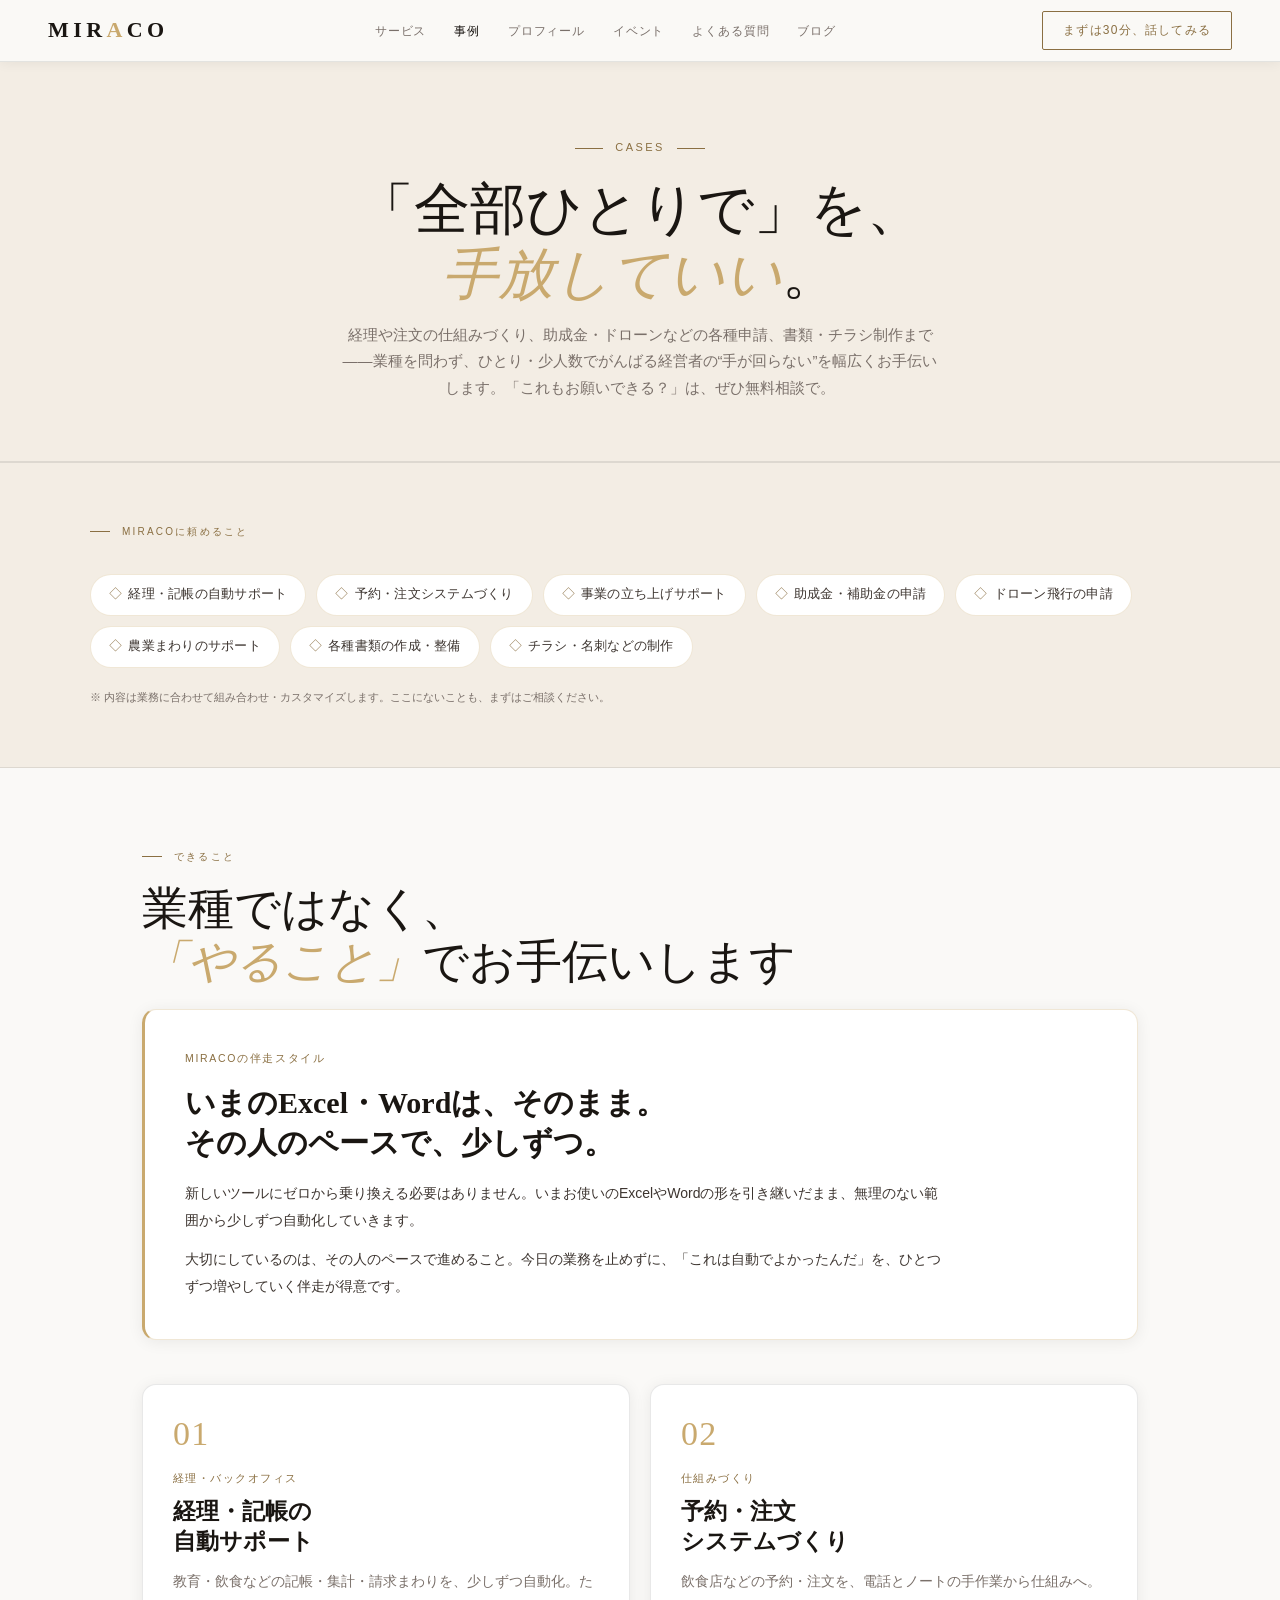
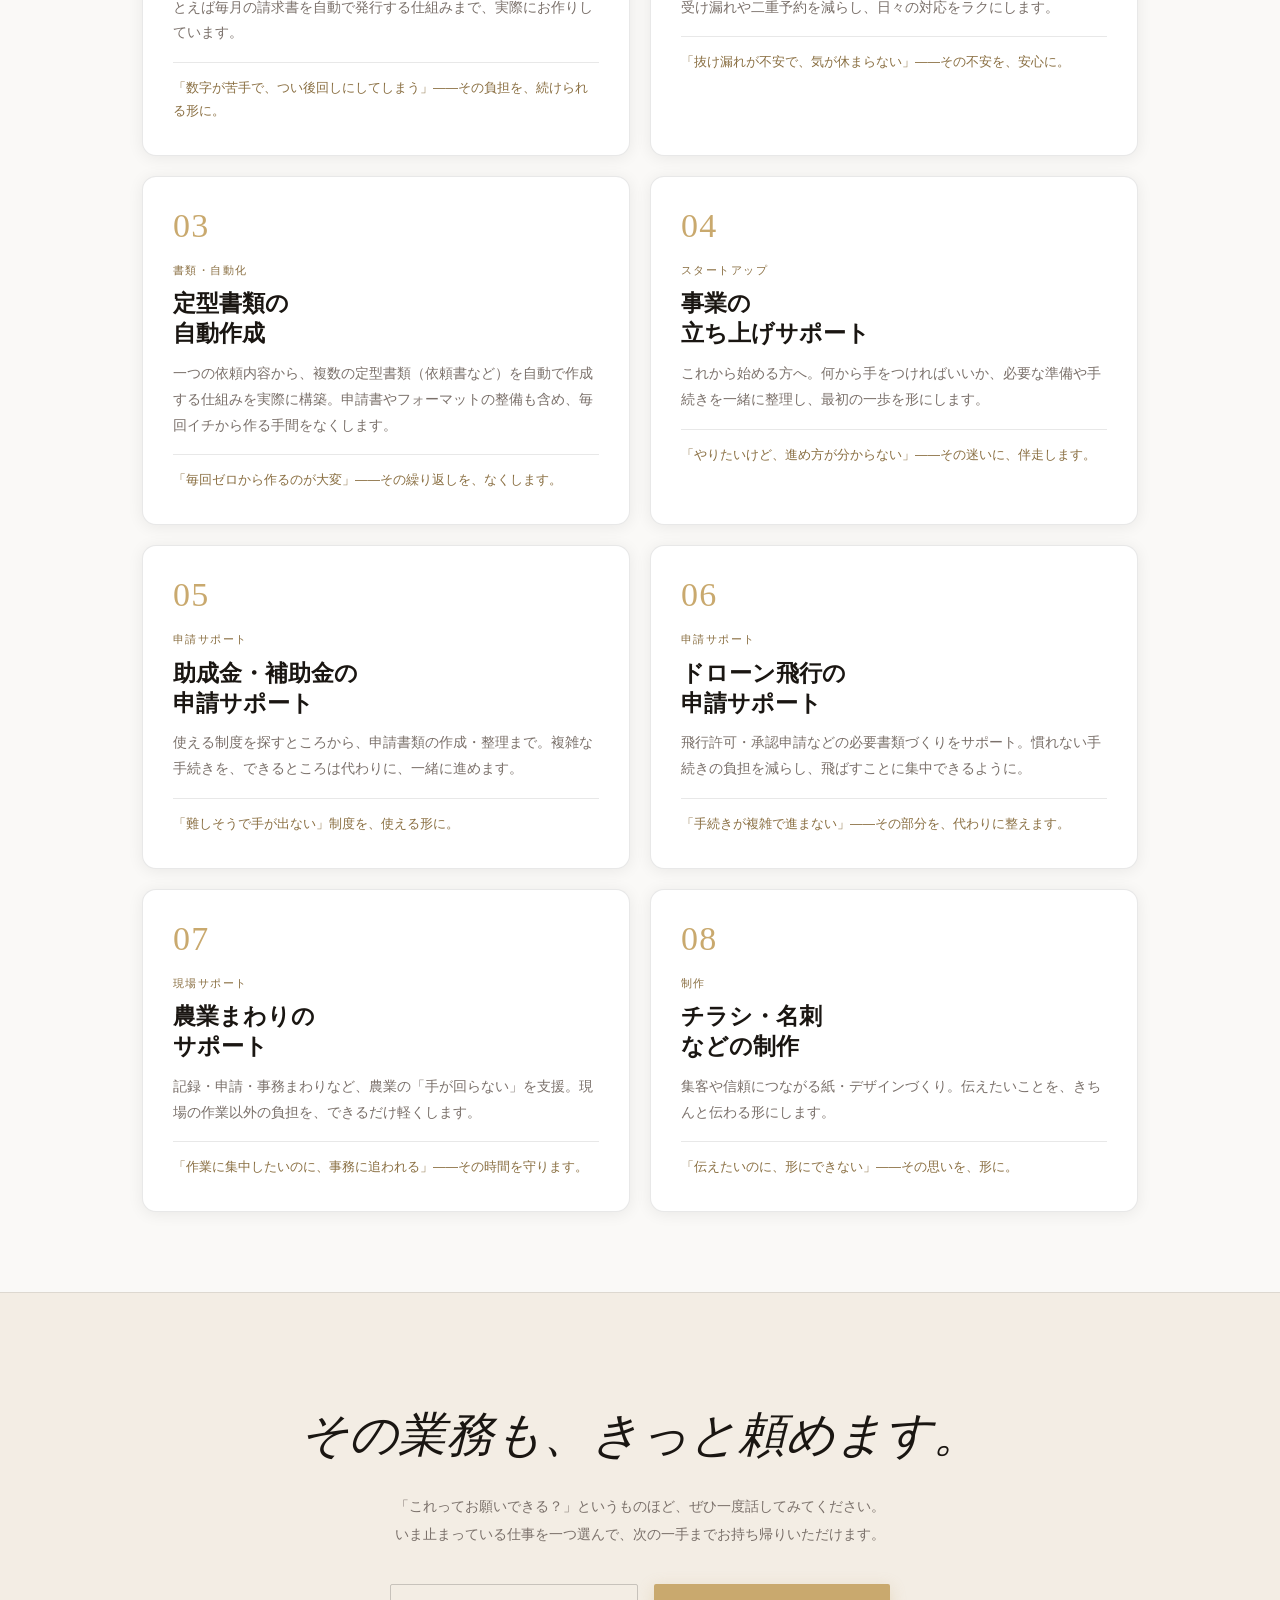
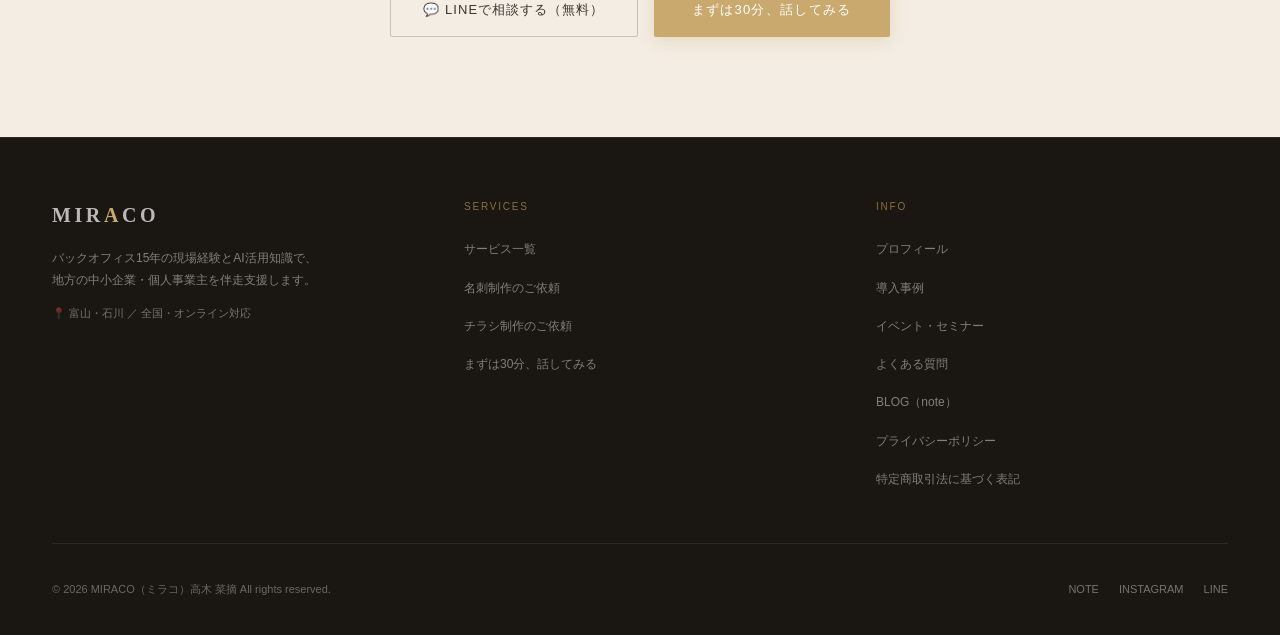
<file: cases.html>
<!DOCTYPE html>
<html lang="ja">
<head>
<meta charset="UTF-8">
<meta name="viewport" content="width=device-width, initial-scale=1.0">
<title>業務改善のモデルケース | MIRACO（ミラコ）業務自動化・AI活用</title>
<meta name="description" content="MIRACOの業務改善モデルケース。建設業の日報デジタル化、宿泊業の予約・帳票の一元管理、製造業のペーパーレス化、介護福祉の記録効率化など。ひとり・少人数でがんばる経営者のご相談をもとにした代表的な例です（数値は目安）。">
<meta name="author" content="MIRACO（ミラコ）高木菜摘">
<meta name="robots" content="index, follow">
<meta property="og:title" content="導入事例 | MIRACO（ミラコ）">
<meta property="og:description" content="建設・宿泊・製造・介護など地方の中小企業・個人事業主向けのAI活用・業務改善モデルケース。ひとり・少人数でがんばる経営者のご相談をもとにした代表的な例です（数値は目安）。">
<meta property="og:type" content="website">
<meta property="og:url" content="https://miracobackoffice.com/cases.html">
<meta property="og:locale" content="ja_JP">
<link rel="canonical" href="https://miracobackoffice.com/cases.html">

<meta http-equiv="Content-Security-Policy" content="default-src 'self'; script-src 'self' 'unsafe-inline'; style-src 'self' 'unsafe-inline' https://fonts.googleapis.com; font-src 'self' https://fonts.gstatic.com; img-src 'self' data: https://images.unsplash.com; connect-src 'none'; frame-src 'none'; object-src 'none'; base-uri 'self'; form-action 'none';">
<meta http-equiv="X-Content-Type-Options" content="nosniff">
<meta http-equiv="X-Frame-Options" content="DENY">

<link rel="preconnect" href="https://fonts.googleapis.com">
<link rel="preconnect" href="https://fonts.gstatic.com" crossorigin>
<link href="https://fonts.googleapis.com/css2?family=Noto+Sans+JP:wght@300;400;500;700&family=Cormorant+Garamond:ital,wght@0,300;0,600;1,300;1,600&family=DM+Sans:wght@300;400;500&display=swap" rel="stylesheet">

<style>
*, *::before, *::after { box-sizing: border-box; margin: 0; padding: 0; }
:root {
  --bg:#faf9f7; --bg-s:#f3ede4; --bg-c:#ffffff; --bg-ch:#faf6f0;
  --gold:#C9A96E; --gold-l:#E8CFA0; --gold-d:#8A6F42; --gold-dim:rgba(201,169,110,0.12);
  --text:#1a1612; --text-b:#3d3530; --text-m:#7a706a;
  --border:rgba(0,0,0,0.09); --border-g:rgba(201,169,110,0.28); --shadow:0 2px 16px rgba(0,0,0,0.07);
}
html { scroll-behavior: smooth; }
body { background:var(--bg); color:var(--text-b); font-family:'DM Sans','Noto Sans JP',sans-serif; font-size:15px; line-height:1.75; -webkit-font-smoothing:antialiased; }
img { max-width:100%; display:block; }

nav { position:fixed; top:0; left:0; right:0; z-index:1000; display:flex; align-items:center; justify-content:space-between; padding:0 48px; height:62px; background:rgba(250,249,247,0.96); backdrop-filter:blur(16px); -webkit-backdrop-filter:blur(16px); border-bottom:0.5px solid var(--border); box-shadow:0 1px 12px rgba(0,0,0,0.06); }
.nav-logo { font-family:'Cormorant Garamond',serif; font-size:22px; font-weight:600; letter-spacing:0.2em; color:var(--text); text-decoration:none; }
.nav-logo span { color:var(--gold); }
.nav-links { display:flex; gap:28px; list-style:none; }
.nav-links a { color:var(--text-m); text-decoration:none; font-size:12px; letter-spacing:0.07em; transition:color 0.2s; }
.nav-links a:hover,.nav-links a.active { color:var(--text); }
.nav-btn { border:1px solid var(--gold-d); background:transparent; color:var(--gold-d); padding:8px 20px; border-radius:2px; font-size:12px; letter-spacing:0.1em; cursor:pointer; font-family:inherit; text-decoration:none; display:inline-block; transition:all 0.25s; }
.nav-btn:hover { background:var(--gold-d); color:#fff; }
.nav-hamburger { display:none; flex-direction:column; gap:5px; background:none; border:none; cursor:pointer; padding:4px; }
.nav-hamburger span { display:block; width:22px; height:1px; background:var(--text-b); }
.mobile-menu { display:none; position:fixed; top:62px; left:0; right:0; background:rgba(250,249,247,0.98); border-bottom:0.5px solid var(--border); padding:24px 28px; z-index:999; flex-direction:column; gap:0; box-shadow:0 8px 24px rgba(0,0,0,0.08); }
.mobile-menu.open { display:flex; }
.mobile-menu a { color:var(--text-b); text-decoration:none; font-size:14px; padding:14px 0; border-bottom:0.5px solid var(--border); transition:color 0.2s; }
.mobile-menu a:hover { color:var(--gold-d); }
.mobile-menu .m-cta { margin-top:20px; background:var(--gold); color:#fff; text-align:center; padding:14px; border-radius:2px; font-weight:500; }

.page-hero { padding:130px 52px 60px; background:var(--bg-s); border-bottom:0.5px solid var(--border); text-align:center; }
.page-hero .eyebrow { display:inline-flex; align-items:center; gap:12px; font-size:11px; letter-spacing:0.22em; color:var(--gold-d); font-weight:400; margin-bottom:20px; text-transform:uppercase; }
.eyebrow-line { width:28px; height:0.5px; background:var(--gold-d); }
.page-hero h1 { font-family:'Cormorant Garamond',serif; font-size:clamp(32px,5vw,56px); font-weight:300; color:var(--text); line-height:1.15; margin-bottom:16px; }
.page-hero h1 em { font-style:italic; color:var(--gold); }
.page-hero p { font-size:15px; color:var(--text-m); font-weight:300; max-width:600px; margin:0 auto; }

.section { padding:80px 52px; max-width:1100px; margin:0 auto; }
.s-label { font-size:10px; letter-spacing:0.22em; color:var(--gold-d); font-weight:400; text-transform:uppercase; margin-bottom:18px; display:flex; align-items:center; gap:12px; }
.s-label::before { content:''; width:20px; height:0.5px; background:var(--gold-d); }
.s-title { font-family:'Cormorant Garamond',serif; font-size:clamp(28px,4vw,46px); font-weight:300; line-height:1.15; color:var(--text); margin-bottom:20px; }
.s-title em { font-style:italic; color:var(--gold); }
.s-body { font-size:15px; line-height:1.95; color:var(--text-b); font-weight:300; max-width:560px; margin-bottom:48px; }

/* CASE CARDS */
.cases-detailed { display:flex; flex-direction:column; gap:32px; }
.case-detail-card {
  background:var(--bg-c); border:0.5px solid var(--border); border-radius:4px;
  overflow:hidden; box-shadow:var(--shadow); display:grid;
  grid-template-columns:280px 1fr; transition:box-shadow 0.3s;
}
.case-detail-card:hover { box-shadow:0 8px 36px rgba(0,0,0,0.12); }
.case-img-col { position:relative; }
.case-img { width:100%; height:100%; min-height:240px; object-fit:cover; }
.case-industry-badge {
  position:absolute; top:20px; left:20px;
  background:rgba(250,249,247,0.95); backdrop-filter:blur(8px);
  color:var(--gold-d); font-size:11px; letter-spacing:0.14em; text-transform:uppercase;
  padding:6px 14px; border-radius:100px; border:0.5px solid var(--border-g);
}
.case-content { padding:40px 40px; }
.case-title { font-family:'Cormorant Garamond',serif; font-size:26px; font-weight:600; color:var(--text); margin-bottom:14px; line-height:1.3; }
.case-body { font-size:14px; color:var(--text-m); line-height:1.95; font-weight:300; margin-bottom:22px; }
.case-empathy { background:rgba(201,169,110,0.10); border-left:2px solid var(--gold); border-radius:6px; padding:13px 16px; margin-bottom:24px; }
.case-empathy p { font-size:13px; color:var(--gold-d); line-height:1.85; font-weight:400; }
.case-challenge { margin-bottom:24px; }
.case-challenge-label { font-size:11px; letter-spacing:0.14em; color:var(--gold-d); text-transform:uppercase; margin-bottom:8px; }
.case-challenge p { font-size:13px; color:var(--text-b); line-height:1.85; font-weight:300; }
.case-results { display:grid; grid-template-columns:1fr 1fr; gap:12px; }
.case-result-item {
  background:var(--bg-s); border:0.5px solid var(--border);
  border-radius:4px; padding:16px 20px;
}
.case-result-num { font-family:'Cormorant Garamond',serif; font-size:28px; font-weight:300; color:var(--gold); line-height:1; margin-bottom:4px; }
.case-result-label { font-size:11px; color:var(--text-m); letter-spacing:0.06em; }

/* CAN-DO CHIPS */
.cando-chips { display:flex; flex-wrap:wrap; gap:10px; margin-top:34px; }
.cando-chip { background:var(--bg-c); border:0.5px solid var(--border-g); border-radius:999px; padding:9px 18px; font-size:12.5px; color:var(--text-b); letter-spacing:0.02em; }
.cando-chip span { color:var(--gold-d); margin-right:6px; }

/* SUPPORT CARDS（できること） */
.support-grid { display:grid; grid-template-columns:1fr 1fr; gap:20px; }
.support-card { background:var(--bg-c); border:0.5px solid var(--border); border-radius:14px; padding:32px 30px; box-shadow:var(--shadow); transition:transform 0.25s, box-shadow 0.25s; }
.support-card:hover { transform:translateY(-3px); box-shadow:0 8px 30px rgba(0,0,0,0.11); }
.support-index { font-family:'Cormorant Garamond',serif; font-size:34px; font-weight:300; color:var(--gold); line-height:1; margin-bottom:18px; letter-spacing:0.04em; }
.support-cat { font-size:10.5px; letter-spacing:0.14em; color:var(--gold-d); text-transform:uppercase; margin-bottom:10px; }

/* 伴走（強み）バンド */
.approach-band { max-width:1100px; margin:0 auto 44px; background:var(--bg-c); border:0.5px solid var(--border-g); border-left:3px solid var(--gold); border-radius:14px; padding:38px 40px; box-shadow:var(--shadow); }
.approach-band .a-label { font-size:10.5px; letter-spacing:0.16em; color:var(--gold-d); text-transform:uppercase; margin-bottom:14px; }
.approach-band h3 { font-family:'Cormorant Garamond',serif; font-size:clamp(22px,3vw,30px); font-weight:600; color:var(--text); line-height:1.35; margin-bottom:16px; }
.approach-band p { font-size:14px; color:var(--text-b); line-height:1.95; font-weight:300; max-width:760px; }
.approach-band p + p { margin-top:12px; }
.support-title { font-family:'Cormorant Garamond',serif; font-size:23px; font-weight:600; color:var(--text); line-height:1.3; margin-bottom:12px; }
.support-body { font-size:13.5px; color:var(--text-m); line-height:1.9; font-weight:300; margin-bottom:16px; }
.support-empathy { font-size:12.5px; color:var(--gold-d); line-height:1.85; border-top:0.5px solid var(--border); padding-top:14px; }

/* STATS STRIP */
.stats-strip { background:var(--bg-s); border-top:0.5px solid var(--border); border-bottom:0.5px solid var(--border); padding:60px 52px; }
.stats-inner { max-width:1100px; margin:0 auto; }
.stats-grid { display:grid; grid-template-columns:repeat(4,1fr); gap:1px; background:var(--border); border:0.5px solid var(--border); border-radius:4px; overflow:hidden; margin-top:40px; }
.stat-item { background:var(--bg-c); padding:36px 28px; text-align:center; }
.stat-num { font-family:'Cormorant Garamond',serif; font-size:clamp(36px,5vw,52px); font-weight:300; color:var(--gold); line-height:1; margin-bottom:8px; }
.stat-label { font-size:12px; color:var(--text-m); letter-spacing:0.06em; }

.btn-gold { background:var(--gold); color:#fff; border:none; padding:15px 38px; border-radius:2px; font-size:13px; font-weight:500; letter-spacing:0.1em; cursor:pointer; font-family:inherit; text-decoration:none; display:inline-block; transition:opacity 0.2s,transform 0.2s; box-shadow:0 4px 16px rgba(201,169,110,0.3); }
.btn-gold:hover { opacity:0.88; transform:translateY(-1px); }
.btn-ghost { background:transparent; color:var(--text-b); border:1px solid rgba(0,0,0,0.18); padding:14px 32px; border-radius:2px; font-size:13px; letter-spacing:0.08em; cursor:pointer; font-family:inherit; text-decoration:none; display:inline-block; transition:all 0.2s; }
.btn-ghost:hover { border-color:var(--gold-d); color:var(--gold-d); }
.cta-section { text-align:center; padding:100px 48px; background:var(--bg-s); border-top:0.5px solid var(--border); }
.cta-title { font-family:'Cormorant Garamond',serif; font-size:clamp(28px,4vw,48px); font-weight:300; font-style:italic; color:var(--text); margin-bottom:16px; }
.cta-sub { font-size:14px; color:var(--text-m); margin-bottom:36px; line-height:1.95; }

footer { background:#1a1612; border-top:0.5px solid rgba(255,255,255,0.08); padding:60px 52px 36px; }
.footer-top { display:grid; grid-template-columns:1fr 1fr 1fr; gap:60px; padding-bottom:52px; border-bottom:0.5px solid rgba(255,255,255,0.08); margin-bottom:36px; }
.footer-brand .f-logo { font-family:'Cormorant Garamond',serif; font-size:20px; font-weight:600; letter-spacing:0.18em; color:rgba(255,255,255,0.7); margin-bottom:14px; }
.footer-brand .f-logo span { color:var(--gold); }
.footer-brand p { font-size:12px; color:rgba(255,255,255,0.45); line-height:1.85; font-weight:300; }
.footer-brand .f-location { font-size:11px; color:rgba(255,255,255,0.4); margin-top:12px; }
.footer-col h4 { font-size:10px; letter-spacing:0.18em; color:var(--gold-d); text-transform:uppercase; margin-bottom:20px; font-weight:400; }
.footer-col ul { list-style:none; display:flex; flex-direction:column; gap:12px; }
.footer-col a { font-size:12px; color:rgba(255,255,255,0.45); text-decoration:none; transition:color 0.2s; }
.footer-col a:hover { color:rgba(255,255,255,0.75); }
.footer-bottom { display:flex; justify-content:space-between; align-items:center; flex-wrap:wrap; gap:12px; }
.footer-bottom p { font-size:11px; color:rgba(255,255,255,0.35); }
.footer-socials { display:flex; gap:20px; }
.footer-socials a { font-size:11px; color:rgba(255,255,255,0.4); text-decoration:none; text-transform:uppercase; transition:color 0.2s; }
.footer-socials a:hover { color:var(--gold); }

@media (max-width:900px) {
  nav { padding:0 20px; }
  .nav-links,.nav-btn { display:none; }
  .nav-hamburger { display:flex; }
  .page-hero { padding:110px 24px 48px; }
  .section { padding:60px 24px; }
  .case-detail-card { grid-template-columns:1fr; }
  .case-img { min-height:200px; max-height:240px; }
  .case-content { padding:28px 24px; }
  .case-results { grid-template-columns:1fr 1fr; }
  .stats-strip { padding:60px 24px; }
  .stats-grid { grid-template-columns:1fr 1fr; }
  footer { padding:48px 24px 28px; }
  .footer-top { grid-template-columns:1fr; gap:40px; }
  .footer-bottom { flex-direction:column; align-items:flex-start; }
}
@media (max-width:760px) {
  .support-grid { grid-template-columns:1fr; }
}
@media (max-width:480px) {
  .case-results { grid-template-columns:1fr; }
  .stats-grid { grid-template-columns:1fr 1fr; }
  .support-card { padding:26px 22px; }
}
</style>
</head>
<body>

<nav>
  <a href="index.html" class="nav-logo">MIR<span>A</span>CO</a>
  <ul class="nav-links">
    <li><a href="services.html">サービス</a></li>
    <li><a href="cases.html" class="active">事例</a></li>
    <li><a href="about.html">プロフィール</a></li>
    <li><a href="events.html">イベント</a></li>
    <li><a href="faq.html">よくある質問</a></li>
    <li><a href="https://note.com/miraco_1" target="_blank" rel="noopener noreferrer">ブログ</a></li>
  </ul>
  <a href="booking.html" class="nav-btn" target="_blank" rel="noopener noreferrer">まずは30分、話してみる</a>
  <button class="nav-hamburger" id="hamburger" aria-label="メニューを開く" aria-expanded="false"><span></span><span></span><span></span></button>
</nav>
<div class="mobile-menu" id="mobile-menu" aria-hidden="true">
  <a href="services.html">サービス</a>
  <a href="cases.html">事例</a>
  <a href="about.html">プロフィール</a>
  <a href="events.html">イベント・セミナー</a>
  <a href="faq.html">よくある質問</a>
  <a href="https://note.com/miraco_1" target="_blank" rel="noopener noreferrer">ブログ（note）</a>
  <a href="booking.html" target="_blank" rel="noopener noreferrer" class="m-cta">まずは30分、話してみる</a>
</div>

<section class="page-hero">
  <p class="eyebrow"><span class="eyebrow-line"></span>Cases<span class="eyebrow-line"></span></p>
  <h1>「全部ひとりで」を、<br><em>手放していい</em>。</h1>
  <p>経理や注文の仕組みづくり、助成金・ドローンなどの各種申請、書類・チラシ制作まで——業種を問わず、ひとり・少人数でがんばる経営者の“手が回らない”を幅広くお手伝いします。「これもお願いできる？」は、ぜひ無料相談で。</p>
</section>

<!-- できること：横断チップ -->
<div class="stats-strip">
  <div class="stats-inner">
    <p class="s-label">MIRACOに頼めること</p>
    <div class="cando-chips">
      <span class="cando-chip"><span>◇</span>経理・記帳の自動サポート</span>
      <span class="cando-chip"><span>◇</span>予約・注文システムづくり</span>
      <span class="cando-chip"><span>◇</span>事業の立ち上げサポート</span>
      <span class="cando-chip"><span>◇</span>助成金・補助金の申請</span>
      <span class="cando-chip"><span>◇</span>ドローン飛行の申請</span>
      <span class="cando-chip"><span>◇</span>農業まわりのサポート</span>
      <span class="cando-chip"><span>◇</span>各種書類の作成・整備</span>
      <span class="cando-chip"><span>◇</span>チラシ・名刺などの制作</span>
    </div>
    <p style="font-size:11px;color:var(--text-m);margin-top:20px;line-height:1.7;">※ 内容は業務に合わせて組み合わせ・カスタマイズします。ここにないことも、まずはご相談ください。</p>
  </div>
</div>

<main>
<div class="section">
  <p class="s-label">できること</p>
  <h2 class="s-title">業種ではなく、<br><em>「やること」</em>でお手伝いします</h2>

  <!-- 伴走スタイル（一番の強み） -->
  <div class="approach-band">
    <p class="a-label">MIRACOの伴走スタイル</p>
    <h3>いまのExcel・Wordは、そのまま。<br>その人のペースで、少しずつ。</h3>
    <p>新しいツールにゼロから乗り換える必要はありません。いまお使いのExcelやWordの形を引き継いだまま、無理のない範囲から少しずつ自動化していきます。</p>
    <p>大切にしているのは、その人のペースで進めること。今日の業務を止めずに、「これは自動でよかったんだ」を、ひとつずつ増やしていく伴走が得意です。</p>
  </div>

  <div class="support-grid">

    <div class="support-card">
      <div class="support-index">01</div>
      <p class="support-cat">経理・バックオフィス</p>
      <p class="support-title">経理・記帳の<br>自動サポート</p>
      <p class="support-body">教育・飲食などの記帳・集計・請求まわりを、少しずつ自動化。たとえば毎月の請求書を自動で発行する仕組みまで、実際にお作りしています。</p>
      <p class="support-empathy">「数字が苦手で、つい後回しにしてしまう」——その負担を、続けられる形に。</p>
    </div>

    <div class="support-card">
      <div class="support-index">02</div>
      <p class="support-cat">仕組みづくり</p>
      <p class="support-title">予約・注文<br>システムづくり</p>
      <p class="support-body">飲食店などの予約・注文を、電話とノートの手作業から仕組みへ。受け漏れや二重予約を減らし、日々の対応をラクにします。</p>
      <p class="support-empathy">「抜け漏れが不安で、気が休まらない」——その不安を、安心に。</p>
    </div>

    <div class="support-card">
      <div class="support-index">03</div>
      <p class="support-cat">書類・自動化</p>
      <p class="support-title">定型書類の<br>自動作成</p>
      <p class="support-body">一つの依頼内容から、複数の定型書類（依頼書など）を自動で作成する仕組みを実際に構築。申請書やフォーマットの整備も含め、毎回イチから作る手間をなくします。</p>
      <p class="support-empathy">「毎回ゼロから作るのが大変」——その繰り返しを、なくします。</p>
    </div>

    <div class="support-card">
      <div class="support-index">04</div>
      <p class="support-cat">スタートアップ</p>
      <p class="support-title">事業の<br>立ち上げサポート</p>
      <p class="support-body">これから始める方へ。何から手をつければいいか、必要な準備や手続きを一緒に整理し、最初の一歩を形にします。</p>
      <p class="support-empathy">「やりたいけど、進め方が分からない」——その迷いに、伴走します。</p>
    </div>

    <div class="support-card">
      <div class="support-index">05</div>
      <p class="support-cat">申請サポート</p>
      <p class="support-title">助成金・補助金の<br>申請サポート</p>
      <p class="support-body">使える制度を探すところから、申請書類の作成・整理まで。複雑な手続きを、できるところは代わりに、一緒に進めます。</p>
      <p class="support-empathy">「難しそうで手が出ない」制度を、使える形に。</p>
    </div>

    <div class="support-card">
      <div class="support-index">06</div>
      <p class="support-cat">申請サポート</p>
      <p class="support-title">ドローン飛行の<br>申請サポート</p>
      <p class="support-body">飛行許可・承認申請などの必要書類づくりをサポート。慣れない手続きの負担を減らし、飛ばすことに集中できるように。</p>
      <p class="support-empathy">「手続きが複雑で進まない」——その部分を、代わりに整えます。</p>
    </div>

    <div class="support-card">
      <div class="support-index">07</div>
      <p class="support-cat">現場サポート</p>
      <p class="support-title">農業まわりの<br>サポート</p>
      <p class="support-body">記録・申請・事務まわりなど、農業の「手が回らない」を支援。現場の作業以外の負担を、できるだけ軽くします。</p>
      <p class="support-empathy">「作業に集中したいのに、事務に追われる」——その時間を守ります。</p>
    </div>

    <div class="support-card">
      <div class="support-index">08</div>
      <p class="support-cat">制作</p>
      <p class="support-title">チラシ・名刺<br>などの制作</p>
      <p class="support-body">集客や信頼につながる紙・デザインづくり。伝えたいことを、きちんと伝わる形にします。</p>
      <p class="support-empathy">「伝えたいのに、形にできない」——その思いを、形に。</p>
    </div>

  </div>


</div>
</main>

<div class="cta-section">
  <p class="cta-title">その業務も、きっと頼めます。</p>
  <p class="cta-sub">「これってお願いできる？」というものほど、ぜひ一度話してみてください。<br>いま止まっている仕事を一つ選んで、次の一手までお持ち帰りいただけます。</p>
  <div style="display:flex;gap:16px;justify-content:center;flex-wrap:wrap;">
    <a href="https://lin.ee/v2A0ds8L" class="btn-ghost" target="_blank" rel="noopener noreferrer">💬 LINEで相談する（無料）</a>
    <a href="booking.html" class="btn-gold" target="_blank" rel="noopener noreferrer">まずは30分、話してみる</a>
  </div>
</div>

<footer>
  <div class="footer-top">
    <div class="footer-brand">
      <div class="f-logo">MIR<span>A</span>CO</div>
      <p>バックオフィス15年の現場経験とAI活用知識で、<br>地方の中小企業・個人事業主を伴走支援します。</p>
      <p class="f-location">📍 富山・石川 ／ 全国・オンライン対応</p>
    </div>
    <div class="footer-col">
      <h4>Services</h4>
      <ul>
        <li><a href="services.html">サービス一覧</a></li>
        <li><a href="https://forms.gle/1SzgSTRywvHPMHiX9" target="_blank" rel="noopener noreferrer">名刺制作のご依頼</a></li>
        <li><a href="https://forms.gle/C8qWqXAPNdv8Q1wMA" target="_blank" rel="noopener noreferrer">チラシ制作のご依頼</a></li>
        <li><a href="booking.html" target="_blank" rel="noopener noreferrer">まずは30分、話してみる</a></li>
      </ul>
    </div>
    <div class="footer-col">
      <h4>Info</h4>
      <ul>
        <li><a href="about.html">プロフィール</a></li>
        <li><a href="cases.html">導入事例</a></li>
        <li><a href="events.html">イベント・セミナー</a></li>
        <li><a href="faq.html">よくある質問</a></li>
        <li><a href="https://note.com/miraco_1" target="_blank" rel="noopener noreferrer">BLOG（note）</a></li>
        <li><a href="privacy.html">プライバシーポリシー</a></li>
        <li><a href="legal.html">特定商取引法に基づく表記</a></li>
      </ul>
    </div>
  </div>
  <div class="footer-bottom">
    <p>© 2026 MIRACO（ミラコ）高木 菜摘 All rights reserved.</p>
    <div class="footer-socials">
      <a href="https://note.com/miraco_1" target="_blank" rel="noopener noreferrer">note</a>
      <a href="https://www.instagram.com/miraco_ai/" target="_blank" rel="noopener noreferrer">Instagram</a>
      <a href="https://lin.ee/v2A0ds8L" target="_blank" rel="noopener noreferrer">LINE</a>
    </div>
  </div>
</footer>

<script>
const hamburger = document.getElementById('hamburger');
const mobileMenu = document.getElementById('mobile-menu');
hamburger.addEventListener('click', () => {
  const isOpen = mobileMenu.classList.toggle('open');
  hamburger.setAttribute('aria-expanded', String(isOpen));
  mobileMenu.setAttribute('aria-hidden', String(!isOpen));
});
document.querySelectorAll('.mobile-menu a').forEach(link => {
  link.addEventListener('click', () => {
    hamburger.setAttribute('aria-expanded', 'false');
    mobileMenu.setAttribute('aria-hidden', 'true');
    mobileMenu.classList.remove('open');
  });
});
</script>

<!-- MOTION: スクロールで静かに現れる（外部ライブラリなし／動きを減らす設定を尊重） -->
<style>
@media (prefers-reduced-motion: no-preference) {
  .rv { opacity: 0; transform: translateY(28px); }
  .rv-on { opacity: 1; transform: none;
    transition: opacity .9s cubic-bezier(.22,.61,.36,1), transform .9s cubic-bezier(.22,.61,.36,1); }
  .rv-d1 { transition-delay: .13s; }
  .rv-d2 { transition-delay: .26s; }
  .rv-d3 { transition-delay: .39s; }
  .rv-d4 { transition-delay: .52s; }
}
</style>
<script>
(function(){
  if (window.matchMedia && window.matchMedia('(prefers-reduced-motion: reduce)').matches) return;
  if (!('IntersectionObserver' in window)) return;

  var SEL = [
    // 共通
    '.page-hero .eyebrow', '.page-hero h1', '.page-hero p',
    '.s-label', '.section-label', '.section-title', '.cta-section',
    // トップ
    '.hero-h1', '.hero-sub-h', '.hero-body', '.hero-actions',
    '.mission-eyebrow', '.mission-statement', '.mission-lead', '.mission-sub-label',
    '.reason-chip', '.layer', '.case-card', '.blog-card',
    // サービス・事例・FAQ
    '.svc-detail-card', '.svc-cat', '.price-row', '.flow-grid > *',
    '.support-card', '.faq-item', '.faq-category-label',
    // 代表・イベント・申込
    '.value-card', '.tl-item', '.history-section',
    '.event-card', '.apply-event', '.apply-lead', '.form-card', '.done-card',
    '.signup-detail-card', '.signup-detail-item',
    // チェックリスト・問い合わせ
    '.cl-lead', '.cl-cat', '.cl-result',
    '.contact-info-item', '.contact-form-card'
  ].join(',');

  var nodes = [];
  try { nodes = Array.prototype.slice.call(document.querySelectorAll(SEL)); } catch(e) { return; }

  nodes = nodes.filter(function(el){
    if (el.closest && el.closest('nav, footer, .mobile-menu, .cl-bar')) return false;
    if (el.dataset && el.dataset.noRv) return false;
    return true;
  });

  var seen = [];
  nodes.forEach(function(el){
    if (seen.indexOf(el) > -1) return;
    seen.push(el);
    el.classList.add('rv');
  });

  var io = new IntersectionObserver(function(entries){
    entries.forEach(function(en){
      if (!en.isIntersecting) return;
      var el = en.target;
      var sibs = el.parentNode ? Array.prototype.slice.call(el.parentNode.children).filter(function(c){
        return c.classList && c.classList.contains('rv');
      }) : [];
      var i = sibs.indexOf(el);
      if (i === 1) el.classList.add('rv-d1');
      else if (i === 2) el.classList.add('rv-d2');
      else if (i === 3) el.classList.add('rv-d3');
      else if (i >= 4) el.classList.add('rv-d4');
      el.classList.add('rv-on');
      io.unobserve(el);
    });
  }, { threshold: 0.08, rootMargin: '0px 0px -8% 0px' });

  // 読み込み時点で画面内にあるものは、上から順に少しずつ遅らせて見せる
  var first = seen.filter(function(el){
    var r = el.getBoundingClientRect();
    return r.top < window.innerHeight && r.bottom > 0;
  });
  first.forEach(function(el, i){
    setTimeout(function(){ el.classList.add('rv-on'); }, 120 + i * 130);
  });
  seen.forEach(function(el){ if (first.indexOf(el) === -1) io.observe(el); });

  // 保険: 3秒後に未表示のものは強制表示（読めない事故を防ぐ）
  setTimeout(function(){
    seen.forEach(function(el){ el.classList.add('rv-on'); });
  }, 3000);
})();
</script>
</body>
</html>
</file>
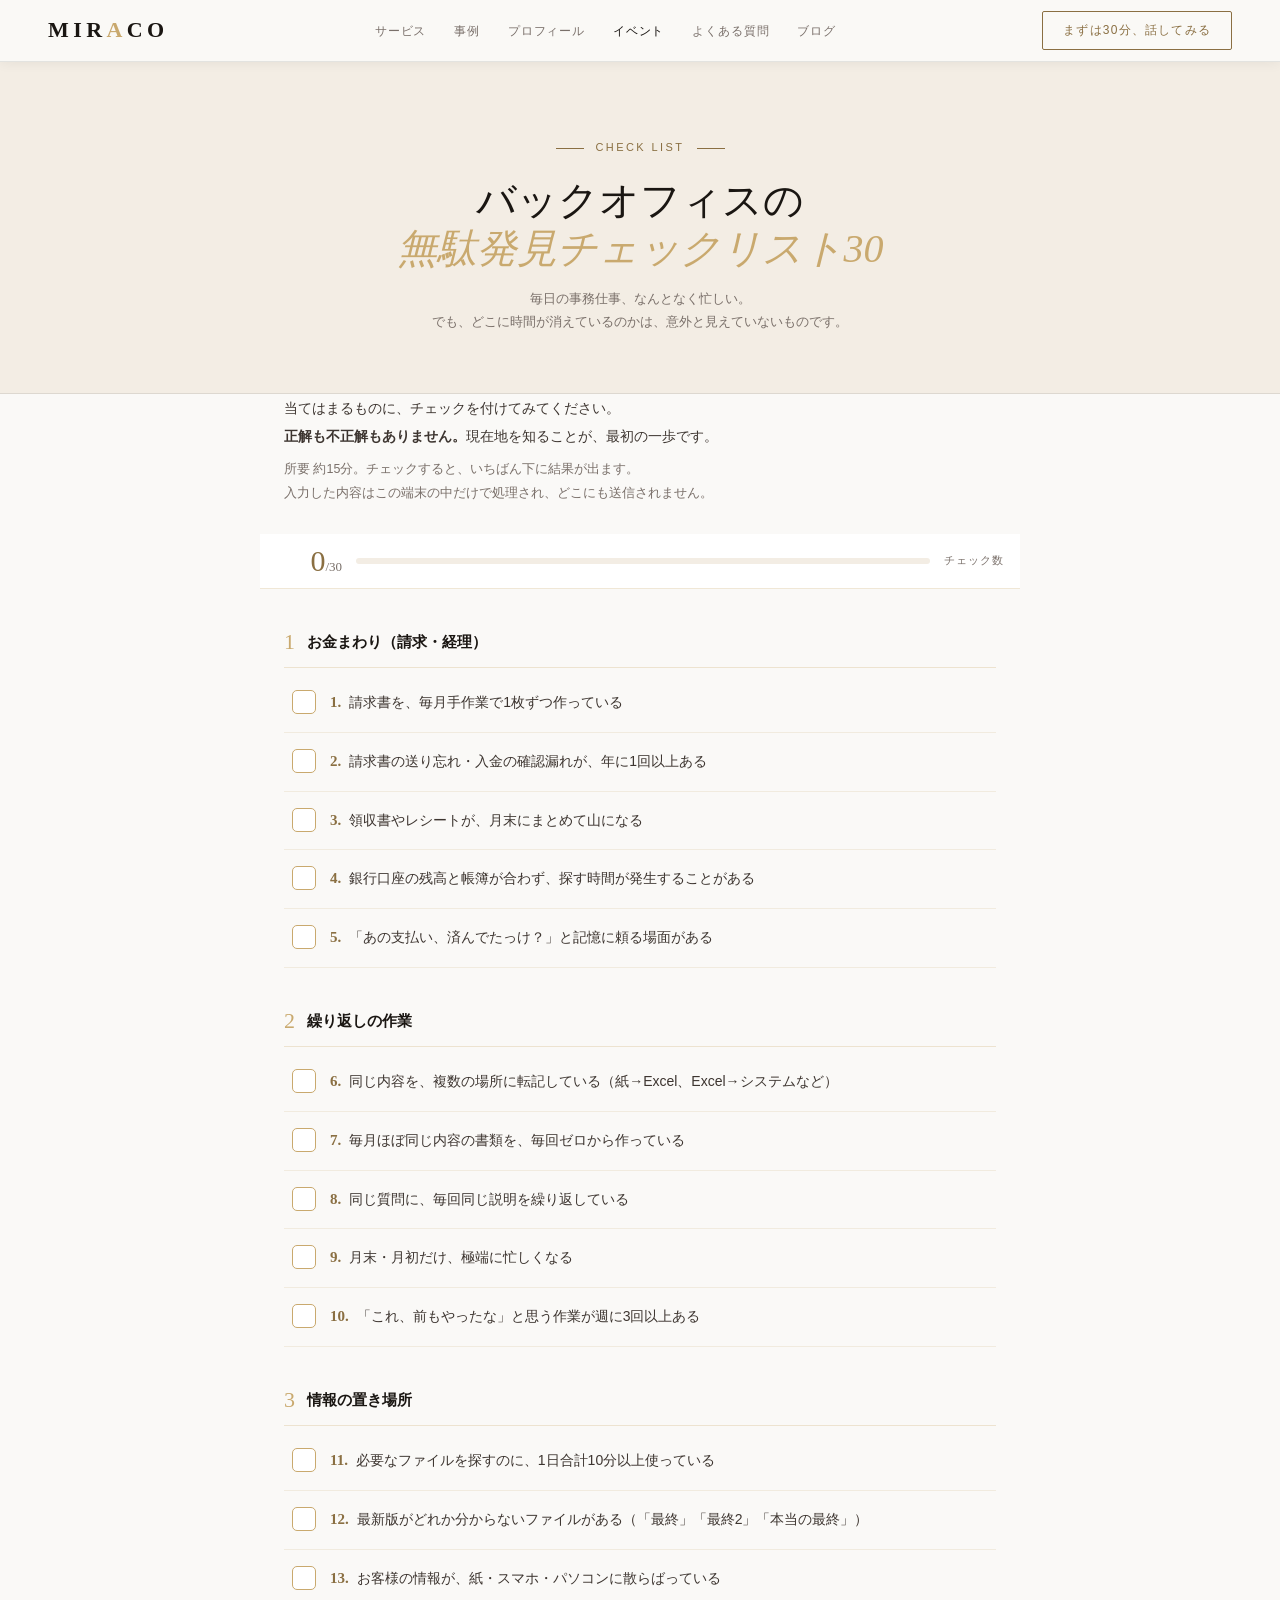
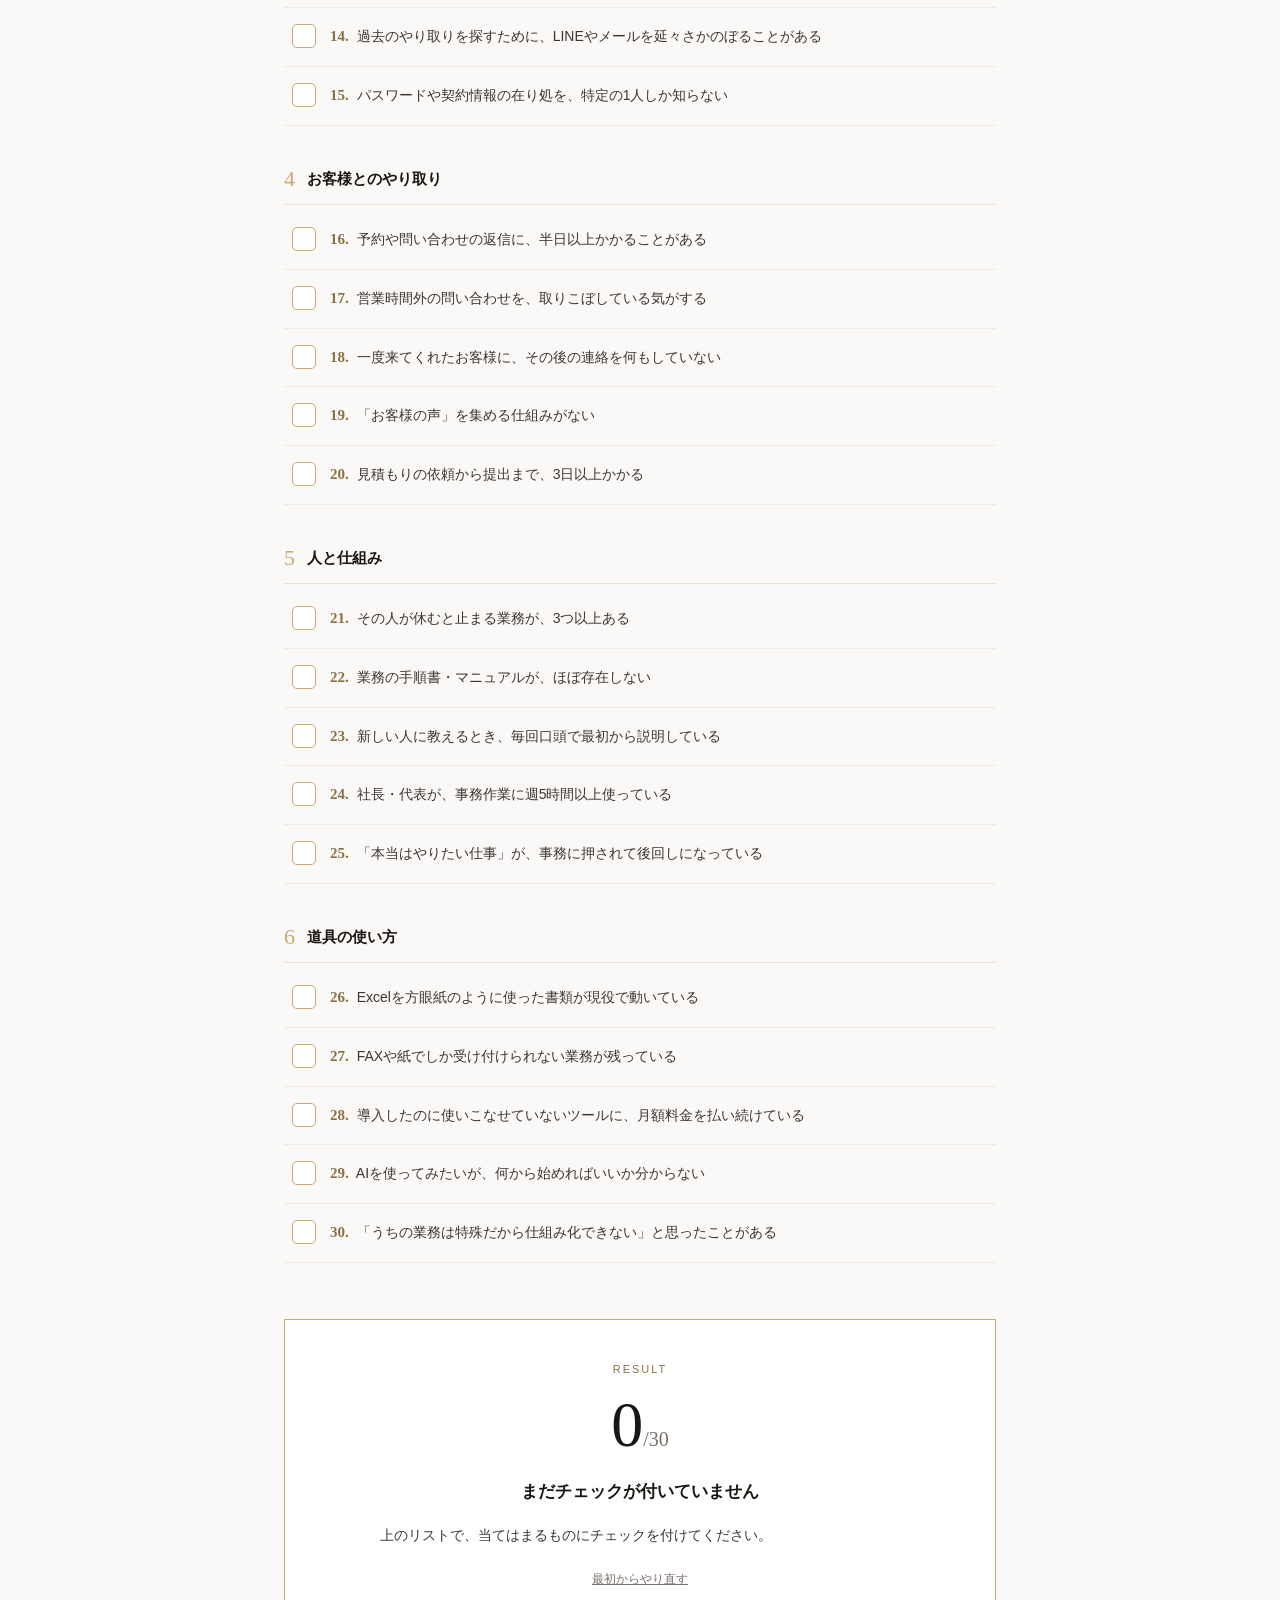
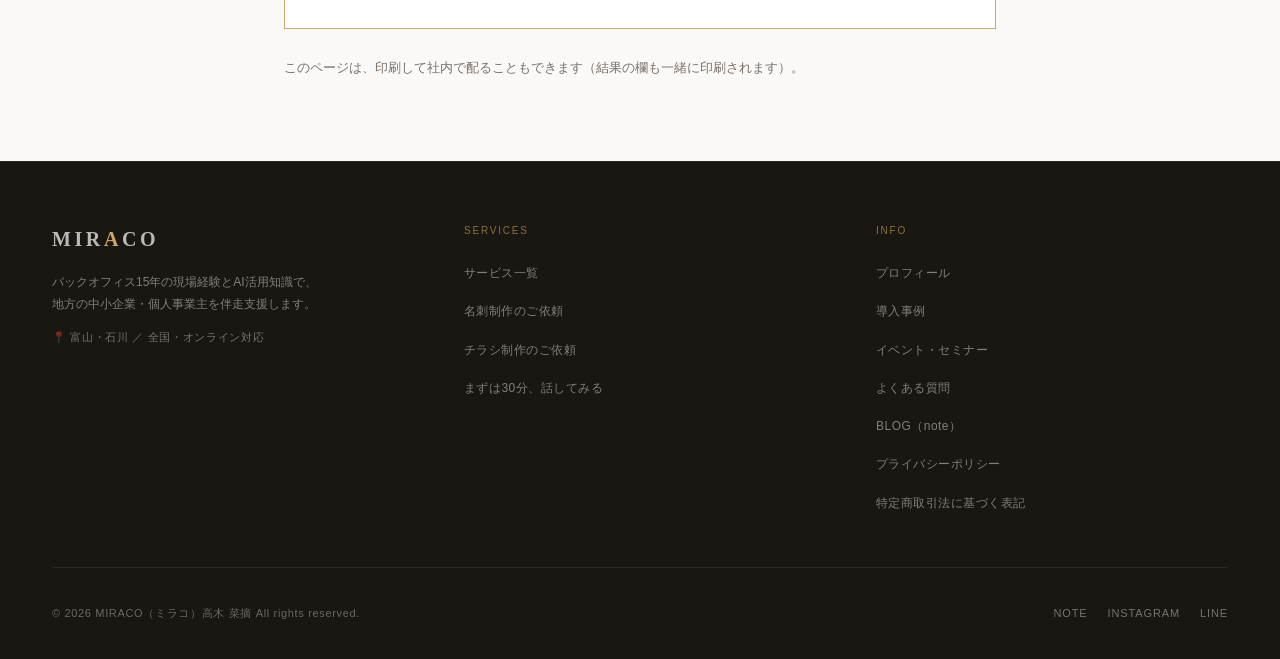
<file: checklist.html>
<!DOCTYPE html>
<html lang="ja">
<head>
<meta charset="UTF-8">
<meta name="viewport" content="width=device-width, initial-scale=1.0">
<title>バックオフィスの無駄発見チェックリスト30 | MIRACO（ミラコ）</title>
<meta name="description" content="事務のどこに時間が消えているかを15分で見つけるチェックリスト30問。チェックすると、その場で結果と次の一歩が出ます。">
<meta name="author" content="MIRACO（ミラコ）">
<meta name="robots" content="index, follow">
<meta property="og:title" content="バックオフィスの無駄発見チェックリスト30 | MIRACO（ミラコ）">
<meta property="og:description" content="事務のどこに時間が消えているかを15分で見つける。チェックすると、その場で結果が出ます。">
<meta property="og:type" content="website">
<meta property="og:url" content="https://miracobackoffice.com/checklist.html">
<meta property="og:locale" content="ja_JP">
<link rel="canonical" href="https://miracobackoffice.com/checklist.html">
<style>
*, *::before, *::after { box-sizing: border-box; margin: 0; padding: 0; }
:root {
  --bg:      #faf9f7;
  --bg-s:    #f3ede4;
  --bg-c:    #ffffff;
  --bg-ch:   #faf6f0;
  --gold:    #C9A96E;
  --gold-l:  #E8CFA0;
  --gold-d:  #8A6F42;
  --gold-dim: rgba(201,169,110,0.12);
  --text:    #1a1612;
  --text-b:  #3d3530;
  --text-m:  #7a706a;
  --border:  rgba(0,0,0,0.09);
  --border-g: rgba(201,169,110,0.28);
  --shadow:  0 2px 16px rgba(0,0,0,0.07);
}
html { scroll-behavior: smooth; }
body {
  background: var(--bg);
  color: var(--text-b);
  font-family: 'DM Sans', 'Noto Sans JP', sans-serif;
  font-size: 15px; line-height: 1.75;
  -webkit-font-smoothing: antialiased;
}
img { max-width: 100%; display: block; }

/* NAV */
nav {
  position: fixed; top: 0; left: 0; right: 0; z-index: 1000;
  display: flex; align-items: center; justify-content: space-between;
  padding: 0 48px; height: 62px;
  background: rgba(250,249,247,0.96);
  backdrop-filter: blur(16px); -webkit-backdrop-filter: blur(16px);
  border-bottom: 0.5px solid var(--border);
  box-shadow: 0 1px 12px rgba(0,0,0,0.06);
}
.nav-logo {
  font-family: 'Cormorant Garamond', serif;
  font-size: 22px; font-weight: 600; letter-spacing: 0.2em;
  color: var(--text); text-decoration: none;
}
.nav-logo span { color: var(--gold); }
.nav-links { display: flex; gap: 28px; list-style: none; }
.nav-links a {
  color: var(--text-m); text-decoration: none;
  font-size: 12px; letter-spacing: 0.07em; transition: color 0.2s;
}
.nav-links a:hover, .nav-links a.active { color: var(--text); }
.nav-btn {
  border: 1px solid var(--gold-d); background: transparent; color: var(--gold-d);
  padding: 8px 20px; border-radius: 2px; font-size: 12px; letter-spacing: 0.1em;
  cursor: pointer; font-family: inherit; text-decoration: none; display: inline-block; transition: all 0.25s;
}
.nav-btn:hover { background: var(--gold-d); color: #fff; }
.nav-hamburger {
  display: none; flex-direction: column; gap: 5px;
  background: none; border: none; cursor: pointer; padding: 4px;
}
.nav-hamburger span { display: block; width: 22px; height: 1px; background: var(--text-b); transition: all 0.3s; }
.mobile-menu {
  display: none; position: fixed; top: 62px; left: 0; right: 0;
  background: rgba(250,249,247,0.98); border-bottom: 0.5px solid var(--border);
  padding: 24px 28px; z-index: 999; flex-direction: column; gap: 0;
  box-shadow: 0 8px 24px rgba(0,0,0,0.08);
}
.mobile-menu.open { display: flex; }
.mobile-menu a {
  color: var(--text-b); text-decoration: none; font-size: 14px; letter-spacing: 0.06em;
  padding: 14px 0; border-bottom: 0.5px solid var(--border); transition: color 0.2s;
}
.mobile-menu a:hover { color: var(--gold-d); }
.mobile-menu .m-cta {
  margin-top: 20px; background: var(--gold); color: #fff;
  text-align: center; padding: 14px; border-radius: 2px; font-weight: 500; letter-spacing: 0.08em;
}

/* PAGE HERO */
.page-hero {
  padding: 130px 52px 60px;
  background: var(--bg-s);
  border-bottom: 0.5px solid var(--border);
  text-align: center;
}
.page-hero .eyebrow {
  display: inline-flex; align-items: center; gap: 12px;
  font-size: 11px; letter-spacing: 0.22em; color: var(--gold-d);
  font-weight: 400; margin-bottom: 20px; text-transform: uppercase;
}
.eyebrow-line { width: 28px; height: 0.5px; background: var(--gold-d); }
.page-hero h1 {
  font-family: 'Cormorant Garamond', serif;
  font-size: clamp(26px, 3.8vw, 40px); font-weight: 300;
  color: var(--text); line-height: 1.18; margin-bottom: 16px;
}
.page-hero h1 em { font-style: italic; color: var(--gold); }
.page-hero p { font-size: 13px; color: var(--text-m); font-weight: 300; max-width: 560px; margin: 0 auto; }

/* SECTION */
.section { padding: 80px 52px; max-width: 900px; margin: 0 auto; }
.s-label {
  font-size: 10px; letter-spacing: 0.22em; color: var(--gold-d);
  font-weight: 400; text-transform: uppercase; margin-bottom: 18px;
  display: flex; align-items: center; gap: 12px;
}
.s-label::before { content: ''; width: 20px; height: 0.5px; background: var(--gold-d); }
.s-title {
  font-family: 'Cormorant Garamond', serif;
  font-size: clamp(19px, 2.6vw, 28px); font-weight: 300; line-height: 1.2;
  color: var(--text); margin-bottom: 20px;
}
.s-title em { font-style: italic; color: var(--gold); }

/* EVENTS LIST */
.events-list { display: flex; flex-direction: column; gap: 20px; }

.event-card {
  background: var(--bg-c);
  border: 0.5px solid var(--border);
  border-left: 3px solid var(--gold);
  border-radius: 0 4px 4px 0;
  padding: 32px 36px;
  display: flex; gap: 36px; align-items: flex-start;
  box-shadow: var(--shadow);
  transition: box-shadow 0.3s;
}
.event-card:hover { box-shadow: 0 6px 28px rgba(0,0,0,0.1); }
.event-card.past { border-left-color: var(--border); opacity: 0.7; }
.event-card.soon { border-left-color: var(--text-m); }
.event-card.has-photos { flex-wrap: wrap; }
.event-photos { width: 100%; flex: 1 1 100%; display: grid; grid-template-columns: 1fr 1fr; gap: 8px; margin-top: 16px; }
.event-photos img { width: 100%; object-fit: cover; border-radius: 6px; display: block; }
.event-photos .photo-wide { grid-column: 1 / -1; }
@media (max-width: 600px) {
  .event-photos { grid-template-columns: 1fr; }
  .event-photos .photo-wide { grid-column: 1; }
}

.event-date { flex-shrink: 0; text-align: center; min-width: 64px; }
.event-month { display: block; font-size: 10px; color: var(--text-m); letter-spacing: 0.1em; margin-bottom: 4px; }
.event-day {
  display: block; font-family: 'Cormorant Garamond', serif;
  font-size: 27px; font-weight: 300; color: var(--gold); line-height: 1;
}
.event-card.past .event-day { color: var(--text-m); }
.event-card.soon .event-day { color: var(--text-m); }

.event-info { flex: 1; }
.event-tag {
  font-size: 10px; letter-spacing: 0.16em; color: var(--gold-d);
  text-transform: uppercase; margin-bottom: 8px; display: block;
}
.event-title {
  font-family: 'Cormorant Garamond', serif;
  font-size: 17px; font-weight: 600; color: var(--text);
  margin-bottom: 8px; line-height: 1.3;
}
.event-detail { font-size: 10.5px; color: var(--text-m); margin-bottom: 10px; letter-spacing: 0.04em; }
.event-desc { font-size: 11.5px; color: var(--text-b); line-height: 1.85; font-weight: 300; margin-bottom: 18px; }
.event-badge {
  display: inline-block; font-size: 10px; letter-spacing: 0.12em;
  padding: 3px 10px; border-radius: 100px; margin-bottom: 10px; text-transform: uppercase;
}
.event-badge.free { background: rgba(201,169,110,0.15); color: var(--gold-d); border: 0.5px solid var(--border-g); }
.event-badge.paid { background: rgba(0,0,0,0.05); color: var(--text-m); border: 0.5px solid var(--border); }
.event-badge.online { background: rgba(0,0,0,0.04); color: var(--text-m); border: 0.5px solid var(--border); }

.event-actions { display: flex; gap: 10px; flex-wrap: wrap; align-items: center; }
.event-cta {
  display: inline-block; background: var(--gold); color: #fff;
  padding: 10px 22px; border-radius: 2px; font-size: 12px; font-weight: 500;
  letter-spacing: 0.1em; text-decoration: none; transition: opacity 0.2s;
  box-shadow: 0 2px 8px rgba(201,169,110,0.25);
}
.event-cta:hover { opacity: 0.85; }
.event-cta-ghost {
  display: inline-block; border: 1px solid var(--border-g); color: var(--gold-d);
  padding: 9px 18px; border-radius: 2px; font-size: 12px; letter-spacing: 0.08em;
  text-decoration: none; transition: all 0.2s;
}
.event-cta-ghost:hover { background: var(--gold-dim); }

.event-section-label {
  font-size: 11px; letter-spacing: 0.2em; color: var(--text-m);
  text-transform: uppercase; margin: 48px 0 20px;
  display: flex; align-items: center; gap: 12px;
}
.event-section-label::after { content: ''; flex: 1; height: 0.5px; background: var(--border); }

/* LINE CTA BANNER */
.line-banner {
  background: #06C755;
  border-radius: 4px; padding: 24px 32px;
  display: flex; gap: 20px; align-items: center;
  margin-top: 40px;
}
.line-banner-text { flex: 1; }
.line-banner-text p { color: #fff; font-size: 14px; line-height: 1.6; font-weight: 300; }
.line-banner-text strong { font-size: 16px; display: block; margin-bottom: 4px; }
.line-banner a {
  display: inline-block; background: #fff; color: #06C755;
  padding: 11px 24px; border-radius: 2px; font-size: 13px; font-weight: 600;
  text-decoration: none; letter-spacing: 0.05em; white-space: nowrap;
  transition: opacity 0.2s;
}
.line-banner a:hover { opacity: 0.9; }

/* BUTTONS */
.btn-ghost {
  background: transparent; color: var(--text-b);
  border: 1px solid rgba(0,0,0,0.18); padding: 15px 38px; border-radius: 2px;
  font-size: 13px; letter-spacing: 0.08em; cursor: pointer; font-family: inherit;
  text-decoration: none; display: inline-block; transition: all 0.2s;
}
.btn-ghost:hover { border-color: var(--gold-d); color: var(--gold-d); }
.btn-gold {
  background: var(--gold); color: #fff; border: none; padding: 15px 38px; border-radius: 2px;
  font-size: 13px; font-weight: 500; letter-spacing: 0.1em; cursor: pointer; font-family: inherit;
  text-decoration: none; display: inline-block; transition: opacity 0.2s, transform 0.2s;
  box-shadow: 0 4px 16px rgba(201,169,110,0.3);
}
.btn-gold:hover { opacity: 0.88; transform: translateY(-1px); }

/* CTA SECTION */
.cta-section {
  text-align: center; padding: 100px 48px;
  background: var(--bg-s); border-top: 0.5px solid var(--border);
}
.cta-title {
  font-family: 'Cormorant Garamond', serif;
  font-size: clamp(28px, 4vw, 48px); font-weight: 300; font-style: italic;
  color: var(--text); margin-bottom: 16px;
}
.cta-sub { font-size: 14px; color: var(--text-m); margin-bottom: 36px; line-height: 1.95; }

/* FOOTER */
footer {
  background: #1a1612; border-top: 0.5px solid rgba(255,255,255,0.08);
  padding: 60px 52px 36px;
}
.footer-top {
  display: grid; grid-template-columns: 1fr 1fr 1fr; gap: 60px;
  padding-bottom: 52px; border-bottom: 0.5px solid rgba(255,255,255,0.08); margin-bottom: 36px;
}
.footer-brand .f-logo {
  font-family: 'Cormorant Garamond', serif;
  font-size: 20px; font-weight: 600; letter-spacing: 0.18em;
  color: rgba(255,255,255,0.7); margin-bottom: 14px;
}
.footer-brand .f-logo span { color: var(--gold); }
.footer-brand p { font-size: 12px; color: rgba(255,255,255,0.45); line-height: 1.85; font-weight: 300; }
.footer-brand .f-location { font-size: 11px; color: rgba(255,255,255,0.4); margin-top: 12px; letter-spacing: 0.06em; }
.footer-col h4 { font-size: 10px; letter-spacing: 0.18em; color: var(--gold-d); text-transform: uppercase; margin-bottom: 20px; font-weight: 400; }
.footer-col ul { list-style: none; display: flex; flex-direction: column; gap: 12px; }
.footer-col a { font-size: 12px; color: rgba(255,255,255,0.45); text-decoration: none; letter-spacing: 0.04em; transition: color 0.2s; }
.footer-col a:hover { color: rgba(255,255,255,0.75); }
.footer-bottom { display: flex; justify-content: space-between; align-items: center; flex-wrap: wrap; gap: 12px; }
.footer-bottom p { font-size: 11px; color: rgba(255,255,255,0.35); letter-spacing: 0.06em; }
.footer-socials { display: flex; gap: 20px; }
.footer-socials a { font-size: 11px; color: rgba(255,255,255,0.4); text-decoration: none; letter-spacing: 0.08em; text-transform: uppercase; transition: color 0.2s; }
.footer-socials a:hover { color: var(--gold); }

@media (max-width: 900px) {
  nav { padding: 0 20px; }
  .nav-links, .nav-btn { display: none; }
  .nav-hamburger { display: flex; }
  .page-hero { padding: 110px 24px 48px; }
  .section { padding: 60px 24px; }
  .event-card { flex-direction: column; gap: 16px; padding: 24px 20px; }
  .line-banner { flex-direction: column; gap: 16px; }
  footer { padding: 48px 24px 28px; }
  .footer-top { grid-template-columns: 1fr; gap: 40px; }
  .footer-bottom { flex-direction: column; align-items: flex-start; }
}
</style>
<style>
.cl-wrap { max-width: 760px; margin: 0 auto; padding: 0 24px 80px; }
.cl-lead { font-size: 14px; line-height: 2; color: var(--text-b); margin-bottom: 8px; }
.cl-note { font-size: 12.5px; line-height: 1.9; color: var(--text-m); }
.cl-bar { position: sticky; top: 0; z-index: 50; background: var(--bg-c);
  border-bottom: 1px solid var(--border-g); padding: 12px 16px; margin: 28px -24px 0;
  display: flex; align-items: center; gap: 14px; }
.cl-bar-n { font-family: 'Cormorant Garamond', serif; font-size: 30px; line-height: 1;
  color: var(--gold-d); min-width: 66px; text-align: right; font-weight: 300; }
.cl-bar-n small { font-size: 13px; color: var(--text-m); }
.cl-track { flex: 1; height: 6px; background: var(--bg-s); border-radius: 3px; overflow: hidden; }
.cl-fill { height: 100%; width: 0; background: var(--gold); transition: width .35s ease; }
.cl-bar-lb { font-size: 11px; letter-spacing: .1em; color: var(--text-m); white-space: nowrap; }
.cl-cat { margin-top: 40px; }
.cl-cat-t { font-size: 15px; font-weight: 600; color: var(--text); display: flex;
  align-items: center; gap: 12px; padding-bottom: 12px; border-bottom: 1px solid var(--border-g); }
.cl-cat-n { font-family: 'Cormorant Garamond', serif; font-size: 22px; color: var(--gold);
  font-weight: 300; line-height: 1; }
.cl-items { margin-top: 6px; }
.cl-item { display: flex; gap: 14px; align-items: flex-start; padding: 15px 8px;
  border-bottom: 1px solid rgba(201,169,110,.18); cursor: pointer; -webkit-tap-highlight-color: transparent; }
.cl-item:hover { background: var(--bg-ch); }
.cl-item input { position: absolute; opacity: 0; width: 0; height: 0; }
.cl-box { flex-shrink: 0; width: 24px; height: 24px; margin-top: 1px; border: 1.5px solid var(--gold);
  border-radius: 5px; background: var(--bg-c); position: relative; transition: all .18s; }
.cl-box::after { content: ''; position: absolute; left: 8px; top: 3px; width: 6px; height: 12px;
  border: solid var(--bg-c); border-width: 0 2px 2px 0; transform: rotate(45deg) scale(0); transition: transform .18s; }
.cl-item input:checked ~ .cl-box { background: var(--gold); border-color: var(--gold); }
.cl-item input:checked ~ .cl-box::after { transform: rotate(45deg) scale(1); }
.cl-item input:checked ~ .cl-tx { color: var(--text-m); }
.cl-item input:focus-visible ~ .cl-box { outline: 2px solid var(--gold-d); outline-offset: 2px; }
.cl-tx { font-size: 14px; line-height: 1.85; color: var(--text-b); transition: color .18s; }
.cl-tx b { font-family: 'Cormorant Garamond', serif; color: var(--gold-d); margin-right: 4px; font-size: 15px; }
.cl-result { margin-top: 56px; border: 1.5px solid var(--gold); background: var(--bg-c);
  padding: 40px 28px; text-align: center; }
.cl-r-lb { font-size: 11px; letter-spacing: .18em; color: var(--gold-d); }
.cl-r-n { font-family: 'Cormorant Garamond', serif; font-size: 64px; line-height: 1;
  color: var(--text); font-weight: 300; margin: 14px 0 4px; }
.cl-r-n span.u { font-size: 20px; color: var(--text-m); }
.cl-r-t { font-size: 17px; font-weight: 600; margin: 20px 0 14px; color: var(--text); }
.cl-r-b { font-size: 14px; line-height: 2; color: var(--text-b); text-align: left; max-width: 520px; margin: 0 auto; }
.cl-r-top { text-align: left; max-width: 520px; margin: 26px auto 0; padding-top: 22px;
  border-top: 1px solid var(--border-g); font-size: 13.5px; line-height: 1.95; color: var(--text-b); }
.cl-r-top h4 { font-size: 12px; letter-spacing: .12em; color: var(--gold-d); margin-bottom: 10px; }
.cl-r-top li { list-style: none; padding: 7px 0 7px 22px; position: relative; }
.cl-r-top li::before { content: '\2014'; position: absolute; left: 0; color: var(--gold); }
.cl-actions { margin-top: 32px; display: flex; gap: 12px; justify-content: center; flex-wrap: wrap; }
.cl-reset { display: block; margin: 22px auto 0; background: none; border: none;
  font-size: 12px; color: var(--text-m); text-decoration: underline; cursor: pointer; }
@media print { .cl-bar, nav, footer, .cl-actions, .cl-reset, .mobile-menu { display: none !important; } }
@media (max-width: 600px) {
  .cl-wrap { padding: 0 18px 60px; }
  .cl-bar { margin: 24px -18px 0; }
  .cl-r-n { font-size: 52px; }
}
</style>
</head>
<body>
<!-- NAV -->
<nav>
  <a href="index.html" class="nav-logo">MIR<span>A</span>CO</a>
  <ul class="nav-links">
    <li><a href="services.html">サービス</a></li>
    <li><a href="cases.html">事例</a></li>
    <li><a href="about.html">プロフィール</a></li>
    <li><a href="events.html" class="active">イベント</a></li>
    <li><a href="faq.html">よくある質問</a></li>
    <li><a href="https://note.com/miraco_1" target="_blank" rel="noopener noreferrer">ブログ</a></li>
  </ul>
  <a href="booking.html" class="nav-btn" target="_blank" rel="noopener noreferrer">まずは30分、話してみる</a>
  <button class="nav-hamburger" id="hamburger" aria-label="メニューを開く" aria-expanded="false">
    <span></span><span></span><span></span>
  </button>
</nav>
<div class="mobile-menu" id="mobile-menu" aria-hidden="true">
  <a href="services.html">サービス</a>
  <a href="cases.html">事例</a>
  <a href="about.html">プロフィール</a>
  <a href="events.html">イベント・セミナー</a>
  <a href="faq.html">よくある質問</a>
  <a href="https://note.com/miraco_1" target="_blank" rel="noopener noreferrer">ブログ（note）</a>
  <a href="booking.html" target="_blank" rel="noopener noreferrer" class="m-cta">まずは30分、話してみる</a>
</div>


<section class="page-hero">
  <p class="eyebrow"><span class="eyebrow-line"></span>Check List<span class="eyebrow-line"></span></p>
  <h1>バックオフィスの<br><em>無駄発見チェックリスト30</em></h1>
  <p>毎日の事務仕事、なんとなく忙しい。<br>でも、どこに時間が消えているのかは、意外と見えていないものです。</p>
</section>

<main>
<div class="cl-wrap">

  <p class="cl-lead">
    当てはまるものに、チェックを付けてみてください。<br>
    <strong>正解も不正解もありません。</strong>現在地を知ることが、最初の一歩です。
  </p>
  <p class="cl-note">
    所要 約15分。チェックすると、いちばん下に結果が出ます。<br>
    入力した内容はこの端末の中だけで処理され、どこにも送信されません。
  </p>

  <div class="cl-bar">
    <div class="cl-bar-n" id="clNum">0<small>/30</small></div>
    <div class="cl-track"><div class="cl-fill" id="clFill"></div></div>
    <div class="cl-bar-lb">チェック数</div>
  </div>

  <div class="cl-cat"><h2 class="cl-cat-t"><span class="cl-cat-n">1</span>お金まわり（請求・経理）</h2><div class="cl-items">
  <label class="cl-item"><input type="checkbox" data-cat="0"><span class="cl-box" aria-hidden="true"></span><span class="cl-tx"><b>1.</b> 請求書を、毎月手作業で1枚ずつ作っている</span></label>
  <label class="cl-item"><input type="checkbox" data-cat="0"><span class="cl-box" aria-hidden="true"></span><span class="cl-tx"><b>2.</b> 請求書の送り忘れ・入金の確認漏れが、年に1回以上ある</span></label>
  <label class="cl-item"><input type="checkbox" data-cat="0"><span class="cl-box" aria-hidden="true"></span><span class="cl-tx"><b>3.</b> 領収書やレシートが、月末にまとめて山になる</span></label>
  <label class="cl-item"><input type="checkbox" data-cat="0"><span class="cl-box" aria-hidden="true"></span><span class="cl-tx"><b>4.</b> 銀行口座の残高と帳簿が合わず、探す時間が発生することがある</span></label>
  <label class="cl-item"><input type="checkbox" data-cat="0"><span class="cl-box" aria-hidden="true"></span><span class="cl-tx"><b>5.</b> 「あの支払い、済んでたっけ？」と記憶に頼る場面がある</span></label>
  </div></div>
  <div class="cl-cat"><h2 class="cl-cat-t"><span class="cl-cat-n">2</span>繰り返しの作業</h2><div class="cl-items">
  <label class="cl-item"><input type="checkbox" data-cat="1"><span class="cl-box" aria-hidden="true"></span><span class="cl-tx"><b>6.</b> 同じ内容を、複数の場所に転記している（紙→Excel、Excel→システムなど）</span></label>
  <label class="cl-item"><input type="checkbox" data-cat="1"><span class="cl-box" aria-hidden="true"></span><span class="cl-tx"><b>7.</b> 毎月ほぼ同じ内容の書類を、毎回ゼロから作っている</span></label>
  <label class="cl-item"><input type="checkbox" data-cat="1"><span class="cl-box" aria-hidden="true"></span><span class="cl-tx"><b>8.</b> 同じ質問に、毎回同じ説明を繰り返している</span></label>
  <label class="cl-item"><input type="checkbox" data-cat="1"><span class="cl-box" aria-hidden="true"></span><span class="cl-tx"><b>9.</b> 月末・月初だけ、極端に忙しくなる</span></label>
  <label class="cl-item"><input type="checkbox" data-cat="1"><span class="cl-box" aria-hidden="true"></span><span class="cl-tx"><b>10.</b> 「これ、前もやったな」と思う作業が週に3回以上ある</span></label>
  </div></div>
  <div class="cl-cat"><h2 class="cl-cat-t"><span class="cl-cat-n">3</span>情報の置き場所</h2><div class="cl-items">
  <label class="cl-item"><input type="checkbox" data-cat="2"><span class="cl-box" aria-hidden="true"></span><span class="cl-tx"><b>11.</b> 必要なファイルを探すのに、1日合計10分以上使っている</span></label>
  <label class="cl-item"><input type="checkbox" data-cat="2"><span class="cl-box" aria-hidden="true"></span><span class="cl-tx"><b>12.</b> 最新版がどれか分からないファイルがある（「最終」「最終2」「本当の最終」）</span></label>
  <label class="cl-item"><input type="checkbox" data-cat="2"><span class="cl-box" aria-hidden="true"></span><span class="cl-tx"><b>13.</b> お客様の情報が、紙・スマホ・パソコンに散らばっている</span></label>
  <label class="cl-item"><input type="checkbox" data-cat="2"><span class="cl-box" aria-hidden="true"></span><span class="cl-tx"><b>14.</b> 過去のやり取りを探すために、LINEやメールを延々さかのぼることがある</span></label>
  <label class="cl-item"><input type="checkbox" data-cat="2"><span class="cl-box" aria-hidden="true"></span><span class="cl-tx"><b>15.</b> パスワードや契約情報の在り処を、特定の1人しか知らない</span></label>
  </div></div>
  <div class="cl-cat"><h2 class="cl-cat-t"><span class="cl-cat-n">4</span>お客様とのやり取り</h2><div class="cl-items">
  <label class="cl-item"><input type="checkbox" data-cat="3"><span class="cl-box" aria-hidden="true"></span><span class="cl-tx"><b>16.</b> 予約や問い合わせの返信に、半日以上かかることがある</span></label>
  <label class="cl-item"><input type="checkbox" data-cat="3"><span class="cl-box" aria-hidden="true"></span><span class="cl-tx"><b>17.</b> 営業時間外の問い合わせを、取りこぼしている気がする</span></label>
  <label class="cl-item"><input type="checkbox" data-cat="3"><span class="cl-box" aria-hidden="true"></span><span class="cl-tx"><b>18.</b> 一度来てくれたお客様に、その後の連絡を何もしていない</span></label>
  <label class="cl-item"><input type="checkbox" data-cat="3"><span class="cl-box" aria-hidden="true"></span><span class="cl-tx"><b>19.</b> 「お客様の声」を集める仕組みがない</span></label>
  <label class="cl-item"><input type="checkbox" data-cat="3"><span class="cl-box" aria-hidden="true"></span><span class="cl-tx"><b>20.</b> 見積もりの依頼から提出まで、3日以上かかる</span></label>
  </div></div>
  <div class="cl-cat"><h2 class="cl-cat-t"><span class="cl-cat-n">5</span>人と仕組み</h2><div class="cl-items">
  <label class="cl-item"><input type="checkbox" data-cat="4"><span class="cl-box" aria-hidden="true"></span><span class="cl-tx"><b>21.</b> その人が休むと止まる業務が、3つ以上ある</span></label>
  <label class="cl-item"><input type="checkbox" data-cat="4"><span class="cl-box" aria-hidden="true"></span><span class="cl-tx"><b>22.</b> 業務の手順書・マニュアルが、ほぼ存在しない</span></label>
  <label class="cl-item"><input type="checkbox" data-cat="4"><span class="cl-box" aria-hidden="true"></span><span class="cl-tx"><b>23.</b> 新しい人に教えるとき、毎回口頭で最初から説明している</span></label>
  <label class="cl-item"><input type="checkbox" data-cat="4"><span class="cl-box" aria-hidden="true"></span><span class="cl-tx"><b>24.</b> 社長・代表が、事務作業に週5時間以上使っている</span></label>
  <label class="cl-item"><input type="checkbox" data-cat="4"><span class="cl-box" aria-hidden="true"></span><span class="cl-tx"><b>25.</b> 「本当はやりたい仕事」が、事務に押されて後回しになっている</span></label>
  </div></div>
  <div class="cl-cat"><h2 class="cl-cat-t"><span class="cl-cat-n">6</span>道具の使い方</h2><div class="cl-items">
  <label class="cl-item"><input type="checkbox" data-cat="5"><span class="cl-box" aria-hidden="true"></span><span class="cl-tx"><b>26.</b> Excelを方眼紙のように使った書類が現役で動いている</span></label>
  <label class="cl-item"><input type="checkbox" data-cat="5"><span class="cl-box" aria-hidden="true"></span><span class="cl-tx"><b>27.</b> FAXや紙でしか受け付けられない業務が残っている</span></label>
  <label class="cl-item"><input type="checkbox" data-cat="5"><span class="cl-box" aria-hidden="true"></span><span class="cl-tx"><b>28.</b> 導入したのに使いこなせていないツールに、月額料金を払い続けている</span></label>
  <label class="cl-item"><input type="checkbox" data-cat="5"><span class="cl-box" aria-hidden="true"></span><span class="cl-tx"><b>29.</b> AIを使ってみたいが、何から始めればいいか分からない</span></label>
  <label class="cl-item"><input type="checkbox" data-cat="5"><span class="cl-box" aria-hidden="true"></span><span class="cl-tx"><b>30.</b> 「うちの業務は特殊だから仕組み化できない」と思ったことがある</span></label>
  </div></div>
  <div class="cl-result" id="clResult">
    <p class="cl-r-lb">RESULT</p>
    <p class="cl-r-n"><span id="clRN">0</span><span class="u">/30</span></p>
    <p class="cl-r-t" id="clRT">まだチェックが付いていません</p>
    <div class="cl-r-b" id="clRB">上のリストで、当てはまるものにチェックを付けてください。</div>
    <div class="cl-r-top" id="clRTop" style="display:none;">
      <h4>時間が消えている場所（多い順）</h4>
      <ul id="clRTopList"></ul>
    </div>
    <div class="cl-actions" id="clActions" style="display:none;">
      <a href="apply.html" class="event-cta">まずは30分、話してみる →</a>
      <a href="https://lin.ee/v2A0ds8L" class="event-cta-ghost" target="_blank" rel="noopener noreferrer">LINEで相談する</a>
    </div>
    <button class="cl-reset" id="clReset">最初からやり直す</button>
  </div>

  <p class="cl-note" style="margin-top:28px;">
    このページは、印刷して社内で配ることもできます（結果の欄も一緒に印刷されます）。
  </p>

</div>
</main>
<footer>
  <div class="footer-top">
    <div class="footer-brand">
      <div class="f-logo">MIR<span>A</span>CO</div>
      <p>バックオフィス15年の現場経験とAI活用知識で、<br>地方の中小企業・個人事業主を伴走支援します。</p>
      <p class="f-location">📍 富山・石川 ／ 全国・オンライン対応</p>
    </div>
    <div class="footer-col">
      <h4>Services</h4>
      <ul>
        <li><a href="services.html">サービス一覧</a></li>
        <li><a href="https://forms.gle/1SzgSTRywvHPMHiX9" target="_blank" rel="noopener noreferrer">名刺制作のご依頼</a></li>
        <li><a href="https://forms.gle/C8qWqXAPNdv8Q1wMA" target="_blank" rel="noopener noreferrer">チラシ制作のご依頼</a></li>
        <li><a href="booking.html" target="_blank" rel="noopener noreferrer">まずは30分、話してみる</a></li>
      </ul>
    </div>
    <div class="footer-col">
      <h4>Info</h4>
      <ul>
        <li><a href="about.html">プロフィール</a></li>
        <li><a href="cases.html">導入事例</a></li>
        <li><a href="events.html">イベント・セミナー</a></li>
        <li><a href="faq.html">よくある質問</a></li>
        <li><a href="https://note.com/miraco_1" target="_blank" rel="noopener noreferrer">BLOG（note）</a></li>
        <li><a href="privacy.html">プライバシーポリシー</a></li>
        <li><a href="legal.html">特定商取引法に基づく表記</a></li>
      </ul>
    </div>
  </div>
  <div class="footer-bottom">
    <p>© 2026 MIRACO（ミラコ）高木 菜摘 All rights reserved.</p>
    <div class="footer-socials">
      <a href="https://note.com/miraco_1" target="_blank" rel="noopener noreferrer">note</a>
      <a href="https://www.instagram.com/miraco_ai/" target="_blank" rel="noopener noreferrer">Instagram</a>
      <a href="https://lin.ee/v2A0ds8L" target="_blank" rel="noopener noreferrer">LINE</a>
    </div>
  </div>
</footer>

<script>
const hamburger = document.getElementById('hamburger');
const mobileMenu = document.getElementById('mobile-menu');
hamburger.addEventListener('click', () => {
  const isOpen = mobileMenu.classList.toggle('open');
  hamburger.setAttribute('aria-expanded', String(isOpen));
  mobileMenu.setAttribute('aria-hidden', String(!isOpen));
});
document.querySelectorAll('.mobile-menu a').forEach(link => {
  link.addEventListener('click', () => {
    hamburger.setAttribute('aria-expanded', 'false');
    mobileMenu.setAttribute('aria-hidden', 'true');
    mobileMenu.classList.remove('open');
  });
});
</script>

<!-- MOTION: スクロールで静かに現れる（外部ライブラリなし／動きを減らす設定を尊重） -->
<style>
@media (prefers-reduced-motion: no-preference) {
  .rv { opacity: 0; transform: translateY(28px); }
  .rv-on { opacity: 1; transform: none;
    transition: opacity .9s cubic-bezier(.22,.61,.36,1), transform .9s cubic-bezier(.22,.61,.36,1); }
  .rv-d1 { transition-delay: .13s; }
  .rv-d2 { transition-delay: .26s; }
  .rv-d3 { transition-delay: .39s; }
  .rv-d4 { transition-delay: .52s; }
}
</style>
<script>
(function(){
  if (window.matchMedia && window.matchMedia('(prefers-reduced-motion: reduce)').matches) return;
  if (!('IntersectionObserver' in window)) return;

  var SEL = [
    // 共通
    '.page-hero .eyebrow', '.page-hero h1', '.page-hero p',
    '.s-label', '.section-label', '.section-title', '.cta-section',
    // トップ
    '.hero-h1', '.hero-sub-h', '.hero-body', '.hero-actions',
    '.mission-eyebrow', '.mission-statement', '.mission-lead', '.mission-sub-label',
    '.reason-chip', '.layer', '.case-card', '.blog-card',
    // サービス・事例・FAQ
    '.svc-detail-card', '.svc-cat', '.price-row', '.flow-grid > *',
    '.support-card', '.faq-item', '.faq-category-label',
    // 代表・イベント・申込
    '.value-card', '.tl-item', '.history-section',
    '.event-card', '.apply-event', '.apply-lead', '.form-card', '.done-card',
    '.signup-detail-card', '.signup-detail-item',
    // チェックリスト・問い合わせ
    '.cl-lead', '.cl-cat', '.cl-result',
    '.contact-info-item', '.contact-form-card'
  ].join(',');

  var nodes = [];
  try { nodes = Array.prototype.slice.call(document.querySelectorAll(SEL)); } catch(e) { return; }

  nodes = nodes.filter(function(el){
    if (el.closest && el.closest('nav, footer, .mobile-menu, .cl-bar')) return false;
    if (el.dataset && el.dataset.noRv) return false;
    return true;
  });

  var seen = [];
  nodes.forEach(function(el){
    if (seen.indexOf(el) > -1) return;
    seen.push(el);
    el.classList.add('rv');
  });

  var io = new IntersectionObserver(function(entries){
    entries.forEach(function(en){
      if (!en.isIntersecting) return;
      var el = en.target;
      var sibs = el.parentNode ? Array.prototype.slice.call(el.parentNode.children).filter(function(c){
        return c.classList && c.classList.contains('rv');
      }) : [];
      var i = sibs.indexOf(el);
      if (i === 1) el.classList.add('rv-d1');
      else if (i === 2) el.classList.add('rv-d2');
      else if (i === 3) el.classList.add('rv-d3');
      else if (i >= 4) el.classList.add('rv-d4');
      el.classList.add('rv-on');
      io.unobserve(el);
    });
  }, { threshold: 0.08, rootMargin: '0px 0px -8% 0px' });

  // 読み込み時点で画面内にあるものは、上から順に少しずつ遅らせて見せる
  var first = seen.filter(function(el){
    var r = el.getBoundingClientRect();
    return r.top < window.innerHeight && r.bottom > 0;
  });
  first.forEach(function(el, i){
    setTimeout(function(){ el.classList.add('rv-on'); }, 120 + i * 130);
  });
  seen.forEach(function(el){ if (first.indexOf(el) === -1) io.observe(el); });

  // 保険: 3秒後に未表示のものは強制表示（読めない事故を防ぐ）
  setTimeout(function(){
    seen.forEach(function(el){ el.classList.add('rv-on'); });
  }, 3000);
})();
</script>
</body>

<script>
(function(){
  var boxes = Array.prototype.slice.call(document.querySelectorAll('.cl-item input'));
  var CATS = ["\u304a\u91d1\u307e\u308f\u308a","\u7e70\u308a\u8fd4\u3057\u306e\u4f5c\u696d","\u60c5\u5831\u306e\u7f6e\u304d\u5834\u6240","\u304a\u5ba2\u69d8\u3068\u306e\u3084\u308a\u53d6\u308a","\u4eba\u3068\u4ed5\u7d44\u307f","\u9053\u5177\u306e\u4f7f\u3044\u65b9"];
  var KEY = 'miraco_cl30';
  var $ = function(id){ return document.getElementById(id); };

  function render(){
    var n = 0, per = [0,0,0,0,0,0], saved = [];
    boxes.forEach(function(b,i){ if(b.checked){ n++; per[+b.dataset.cat]++; saved.push(i); } });
    $('clNum').innerHTML = n + '<small>/30</small>';
    $('clFill').style.width = (n/30*100) + '%';
    $('clRN').textContent = n;

    var t, b;
    if(n === 0){
      t = 'まだチェックが付いていません';
      b = '上のリストで、当てはまるものにチェックを付けてください。';
    } else if(n <= 5){
      t = '仕組みが、よく整っています';
      b = '残った数個が、次の伸びしろです。<br>いま整っているのは、これまで積み上げてきたものがあるからです。';
    } else if(n <= 14){
      t = '「なんとなく忙しい」の正体が、この中にあります';
      b = '全部を直す必要はありません。<br><strong>一番時間が消えている一つ</strong>から始めれば大丈夫です。';
    } else {
      t = '毎日、かなりの時間が事務に吸われています';
      b = 'でも、あなたの頑張りが足りないわけではありません。<br><strong>仕組みがないだけです。仕組みは、あとから作れます。</strong>';
    }
    $('clRT').textContent = t;
    $('clRB').innerHTML = b;

    if(n > 0){
      var order = per.map(function(v,i){ return {i:i, v:v}; })
                     .filter(function(o){ return o.v > 0; })
                     .sort(function(a,b){ return b.v - a.v; }).slice(0,3);
      $('clRTopList').innerHTML = order.map(function(o){
        return '<li><strong>' + CATS[o.i] + '</strong>\u3000' + o.v + ' / 5</li>';
      }).join('');
      $('clRTop').style.display = 'block';
      $('clActions').style.display = 'flex';
    } else {
      $('clRTop').style.display = 'none';
      $('clActions').style.display = 'none';
    }
    try { localStorage.setItem(KEY, JSON.stringify(saved)); } catch(e) {}
  }

  try {
    var s = JSON.parse(localStorage.getItem(KEY) || '[]');
    s.forEach(function(i){ if(boxes[i]) boxes[i].checked = true; });
  } catch(e) {}

  boxes.forEach(function(b){ b.addEventListener('change', render); });
  $('clReset').addEventListener('click', function(){
    boxes.forEach(function(b){ b.checked = false; });
    try { localStorage.removeItem(KEY); } catch(e) {}
    render();
    window.scrollTo({ top: 0, behavior: 'smooth' });
  });
  render();
})();
</script>
</body>
</html>
</file>
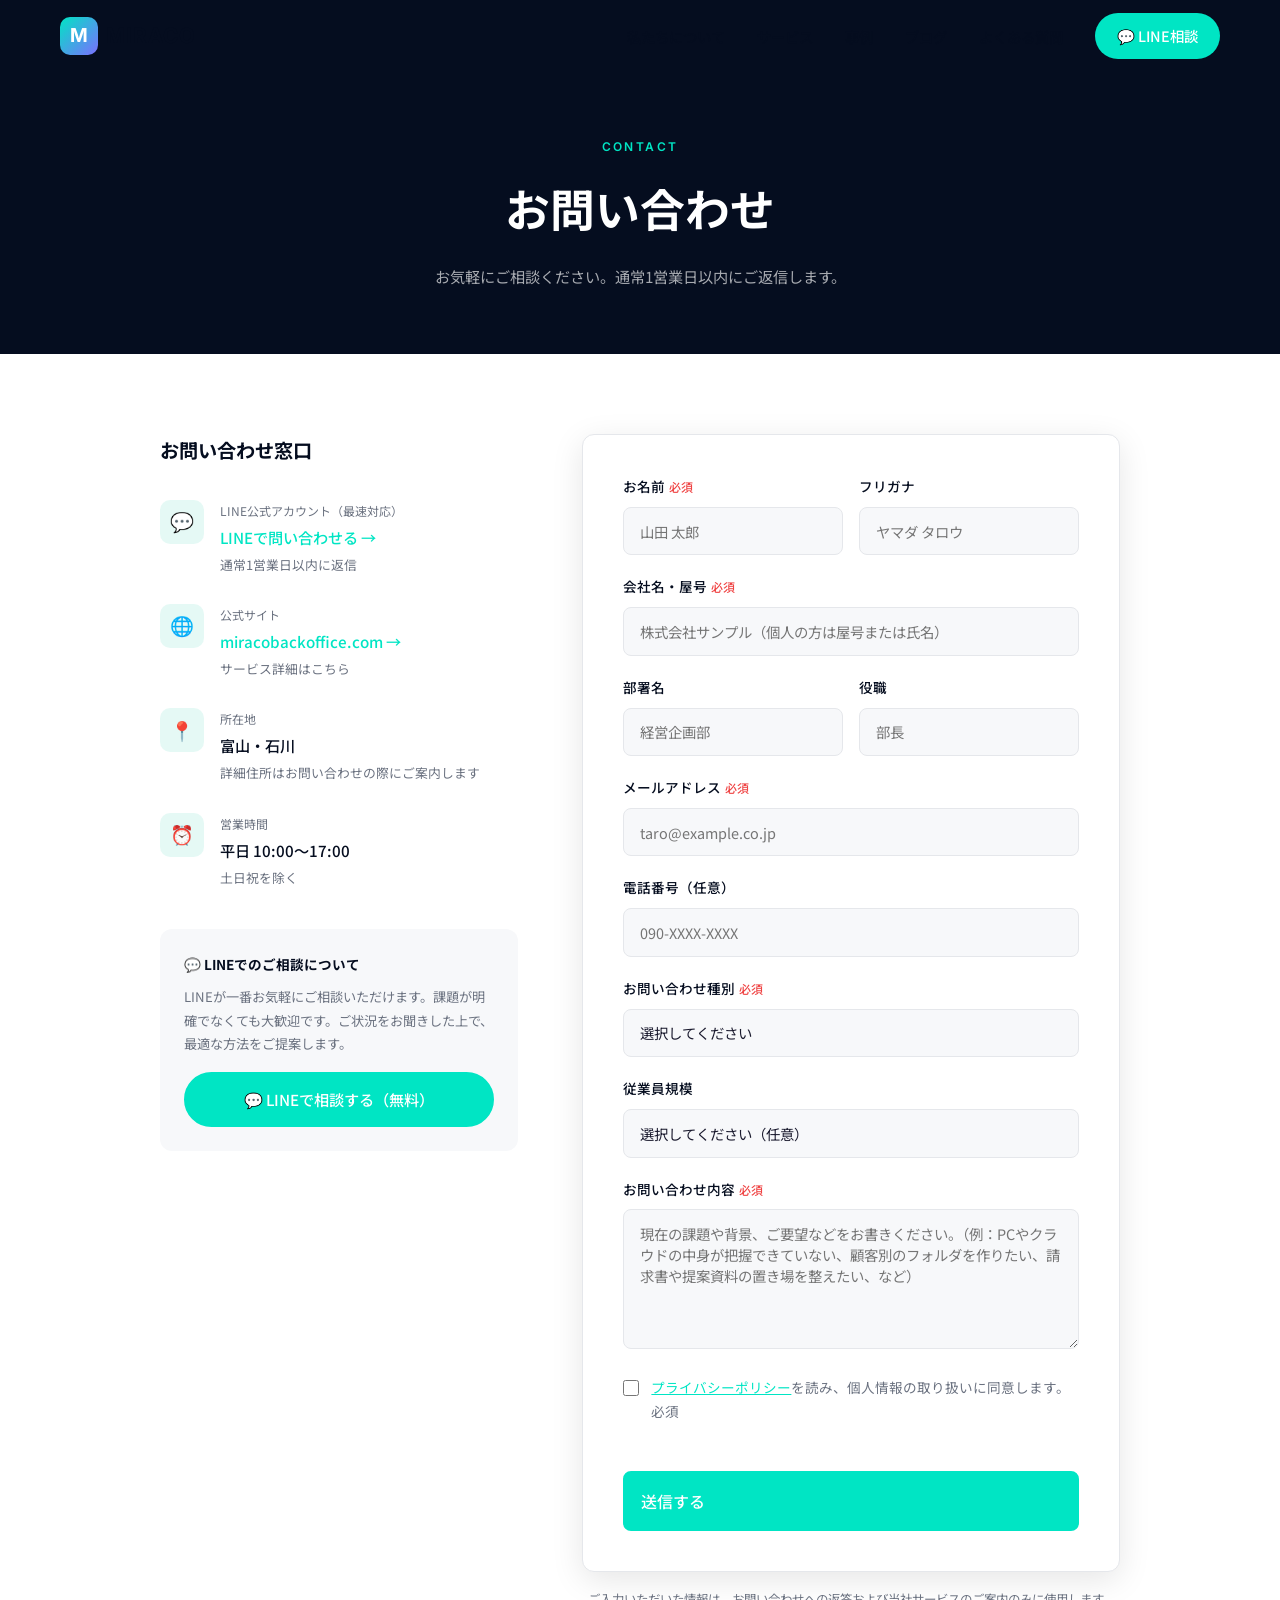
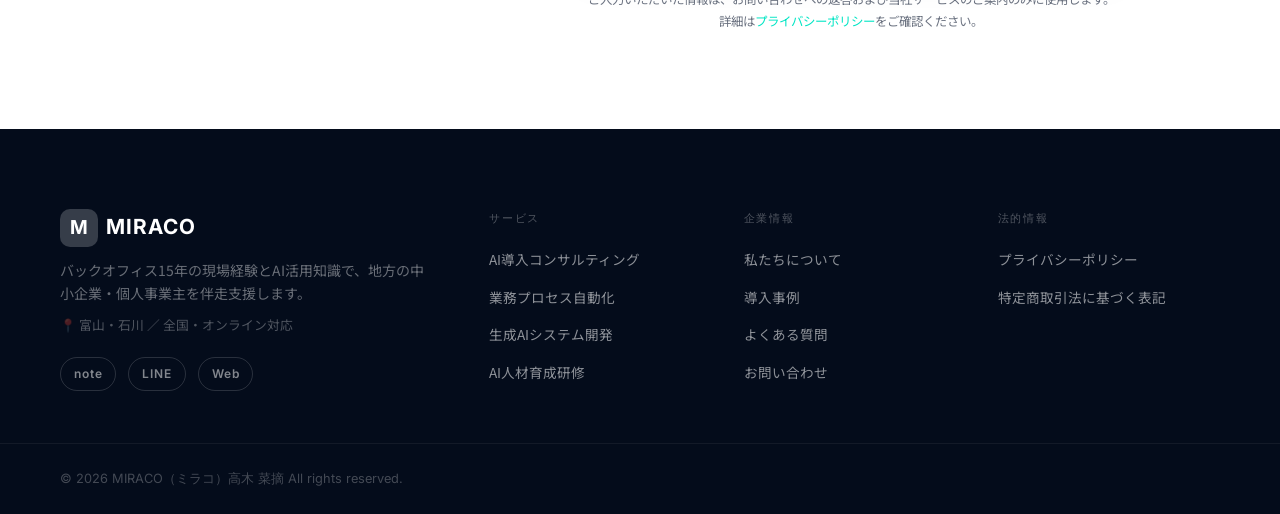
<file: contact.html>
<!DOCTYPE html>
<html lang="ja">
<head>
  <meta charset="UTF-8">
  <meta name="viewport" content="width=device-width, initial-scale=1.0">
  <title>お問い合わせ | MIRACO</title>
  <meta name="description" content="MIRACOへのお問い合わせ・無料相談のご予約はこちらから。">
  <link rel="stylesheet" href="assets/css/style.css">
  <link rel="preconnect" href="https://fonts.googleapis.com">
  <link href="https://fonts.googleapis.com/css2?family=Noto+Sans+JP:wght@300;400;500;700&family=Inter:wght@300;400;600;700&display=swap" rel="stylesheet">
</head>
<body>

<header class="site-header scrolled" id="site-header">
  <div class="container header-inner">
    <a href="index.html" class="logo">
      <span class="logo-mark">M</span>
      <span class="logo-text">MIRACO</span>
    </a>
    <nav class="global-nav" id="global-nav">
      <ul>
        <li><a href="index.html#about">私たちについて</a></li>
        <li><a href="index.html#services">サービス</a></li>
        <li><a href="index.html#cases">事例</a></li>
        <li><a href="https://note.com/miraco_1" target="_blank" rel="noopener noreferrer">ブログ</a></li>
        <li><a href="faq.html">よくある質問</a></li>
        <li><a href="https://lin.ee/v2A0ds8L" target="_blank" rel="noopener noreferrer" class="btn btn-nav">&#x1F4AC; LINE相談</a></li>
      </ul>
    </nav>
    <button class="hamburger" id="hamburger" aria-label="メニュー">
      <span></span><span></span><span></span>
    </button>
  </div>
</header>

<section class="inner-hero">
  <div class="container">
    <div class="section-label">CONTACT</div>
    <h1>お問い合わせ</h1>
    <p>お気軽にご相談ください。通常1営業日以内にご返信します。</p>
  </div>
</section>

<main class="inner-content">
  <div class="container">
    <div class="contact-grid">

      <!-- 左：連絡先情報 -->
      <div class="contact-info">
        <h2 style="font-size: 1.2rem; font-weight: 700; color: var(--color-primary); margin-bottom: 2rem;">お問い合わせ窓口</h2>

        <div class="contact-info-item">
          <div class="contact-info-icon">&#x1F4AC;</div>
          <div>
            <p class="contact-info-label">LINE公式アカウント（最速対応）</p>
            <a href="https://lin.ee/v2A0ds8L" target="_blank" rel="noopener noreferrer">
              <p class="contact-info-value" style="color: var(--color-accent);">LINEで問い合わせる &rarr;</p>
            </a>
            <p class="contact-info-note">通常1営業日以内に返信</p>
          </div>
        </div>

        <div class="contact-info-item">
          <div class="contact-info-icon">&#x1F310;</div>
          <div>
            <p class="contact-info-label">公式サイト</p>
            <a href="https://miracobackoffice.com/" target="_blank" rel="noopener noreferrer">
              <p class="contact-info-value" style="color: var(--color-accent);">miracobackoffice.com &rarr;</p>
            </a>
            <p class="contact-info-note">サービス詳細はこちら</p>
          </div>
        </div>

        <div class="contact-info-item">
          <div class="contact-info-icon">&#x1F4CD;</div>
          <div>
            <p class="contact-info-label">所在地</p>
            <p class="contact-info-value">富山・石川</p>
            <p class="contact-info-note">詳細住所はお問い合わせの際にご案内します</p>
          </div>
        </div>

        <div class="contact-info-item">
          <div class="contact-info-icon">&#x23F0;</div>
          <div>
            <p class="contact-info-label">営業時間</p>
            <p class="contact-info-value">平日 10:00〜17:00</p>
            <p class="contact-info-note">土日祝を除く</p>
          </div>
        </div>

        <div style="margin-top: 2.5rem; padding: 1.5rem; background: var(--color-bg-gray); border-radius: var(--radius);">
          <p style="font-size: .85rem; font-weight: 700; color: var(--color-primary); margin-bottom: .5rem;">&#x1F4AC; LINEでのご相談について</p>
          <p style="font-size: .825rem; color: var(--color-text-mute); line-height: 1.8;">LINEが一番お気軽にご相談いただけます。課題が明確でなくても大歓迎です。ご状況をお聞きした上で、最適な方法をご提案します。</p>
          <a href="https://lin.ee/v2A0ds8L" target="_blank" rel="noopener noreferrer" class="btn btn-primary" style="margin-top: 1rem; width: 100%; justify-content: center;">&#x1F4AC; LINEで相談する（無料）</a>
        </div>
      </div>

      <!-- 右：フォーム -->
      <div>
        <div class="contact-form-card">
          <form id="contact-form" name="contact" method="POST" data-netlify="true" netlify-honeypot="bot-field" novalidate>
            <input type="hidden" name="form-name" value="contact">
            <p class="hidden" style="display:none;"><label>Don't fill this out: <input name="bot-field"></label></p>

            <div class="form-row-2">
              <div class="form-group">
                <label class="form-label" for="name">お名前<span class="required">必須</span></label>
                <input class="form-input" type="text" id="name" name="name" placeholder="山田 太郎" required>
              </div>
              <div class="form-group">
                <label class="form-label" for="kana">フリガナ</label>
                <input class="form-input" type="text" id="kana" name="kana" placeholder="ヤマダ タロウ">
              </div>
            </div>

            <div class="form-group">
              <label class="form-label" for="company">会社名・屋号<span class="required">必須</span></label>
              <input class="form-input" type="text" id="company" name="company" placeholder="株式会社サンプル（個人の方は屋号または氏名）" required>
            </div>

            <div class="form-row-2">
              <div class="form-group">
                <label class="form-label" for="dept">部署名</label>
                <input class="form-input" type="text" id="dept" name="dept" placeholder="経営企画部">
              </div>
              <div class="form-group">
                <label class="form-label" for="role">役職</label>
                <input class="form-input" type="text" id="role" name="role" placeholder="部長">
              </div>
            </div>

            <div class="form-group">
              <label class="form-label" for="email">メールアドレス<span class="required">必須</span></label>
              <input class="form-input" type="email" id="email" name="email" placeholder="taro@example.co.jp" required>
            </div>

            <div class="form-group">
              <label class="form-label" for="tel">電話番号（任意）</label>
              <input class="form-input" type="tel" id="tel" name="tel" placeholder="090-XXXX-XXXX">
            </div>

            <div class="form-group">
              <label class="form-label" for="category">お問い合わせ種別<span class="required">必須</span></label>
              <select class="form-select form-input" id="category" name="category" required>
                <option value="" disabled selected>選択してください</option>
                <option>初回モニター：事業の情報整理スターターについて</option>
                <option>無料相談を申し込みたい</option>
                <option>AI導入コンサルティングについて</option>
                <option>業務プロセス自動化について</option>
                <option>生成AIシステム開発について</option>
                <option>AI人材育成研修について</option>
                <option>料金・見積りについて</option>
                <option>その他</option>
              </select>
            </div>

            <div class="form-group">
              <label class="form-label" for="employees">従業員規模</label>
              <select class="form-select form-input" id="employees" name="employees">
                <option value="" disabled selected>選択してください（任意）</option>
                <option>1〜10名</option>
                <option>11〜50名</option>
                <option>51〜100名</option>
                <option>101〜500名</option>
                <option>501〜1000名</option>
                <option>1001名以上</option>
              </select>
            </div>

            <div class="form-group">
              <label class="form-label" for="message">お問い合わせ内容<span class="required">必須</span></label>
              <textarea class="form-textarea" id="message" name="message" placeholder="現在の課題や背景、ご要望などをお書きください。（例：PCやクラウドの中身が把握できていない、顧客別のフォルダを作りたい、請求書や提案資料の置き場を整えたい、など）" required></textarea>
            </div>

            <div class="form-group">
              <div class="form-check">
                <input type="checkbox" id="privacy" name="privacy" required>
                <label for="privacy"><a href="privacy.html" target="_blank">プライバシーポリシー</a>を読み、個人情報の取り扱いに同意します。<span class="required">必須</span></label>
              </div>
            </div>

            <button type="submit" class="btn btn-primary form-submit">送信する</button>
          </form>

          <div id="form-success" class="form-success">
            <div class="form-success-icon">&#x2705;</div>
            <h3>送信が完了しました</h3>
            <p>お問い合わせいただきありがとうございます。<br>通常1営業日以内に担当者よりご連絡いたします。</p>
            <a href="index.html" class="btn btn-outline" style="margin-top: 1.5rem; border-color: var(--color-accent); color: var(--color-accent);">トップページへ戻る</a>
          </div>
        </div>

        <p style="font-size: .78rem; color: var(--color-text-mute); margin-top: 1rem; line-height: 1.8; text-align: center;">ご入力いただいた情報は、お問い合わせへの返答および当社サービスのご案内のみに使用します。<br>詳細は<a href="privacy.html" style="color: var(--color-accent);">プライバシーポリシー</a>をご確認ください。</p>
      </div>
    </div>
  </div>
</main>

<footer class="site-footer">
  <div class="container footer-inner">
    <div class="footer-brand">
      <a href="index.html" class="logo logo-light">
        <span class="logo-mark">M</span>
        <span class="logo-text">MIRACO</span>
      </a>
      <p class="footer-tagline">バックオフィス15年の現場経験とAI活用知識で、地方の中小企業・個人事業主を伴走支援します。</p>
      <p class="footer-location">📍 富山・石川 ／ 全国・オンライン対応</p>
      <div class="footer-sns"><a href="https://note.com/miraco_1" target="_blank" rel="noopener noreferrer" class="footer-sns-link">note</a><a href="https://lin.ee/v2A0ds8L" target="_blank" rel="noopener noreferrer" class="footer-sns-link">LINE</a><a href="https://miracobackoffice.com/" target="_blank" rel="noopener noreferrer" class="footer-sns-link">Web</a></div>
    </div>
    <nav class="footer-nav">
      <div class="footer-nav-col">
        <p class="footer-nav-head">サービス</p>
        <ul>
          <li><a href="index.html#services">AI導入コンサルティング</a></li>
          <li><a href="index.html#services">業務プロセス自動化</a></li>
          <li><a href="index.html#services">生成AIシステム開発</a></li>
          <li><a href="index.html#services">AI人材育成研修</a></li>
        </ul>
      </div>
      <div class="footer-nav-col">
        <p class="footer-nav-head">企業情報</p>
        <ul>
          <li><a href="index.html#about">私たちについて</a></li>
          <li><a href="index.html#cases">導入事例</a></li>
          <li><a href="faq.html">よくある質問</a></li>
          <li><a href="contact.html">お問い合わせ</a></li>
        </ul>
      </div>
      <div class="footer-nav-col">
        <p class="footer-nav-head">法的情報</p>
        <ul>
          <li><a href="privacy.html">プライバシーポリシー</a></li>
          <li><a href="legal.html">特定商取引法に基づく表記</a></li>
        </ul>
      </div>
    </nav>
  </div>
  <div class="footer-bottom">
    <div class="container">
      <p class="copyright">&copy; 2026 MIRACO（ミラコ）高木 菜摘 All rights reserved.</p>
    </div>
  </div>
</footer>

<script src="assets/js/main.js"></script>

<!-- MOTION: スクロールで静かに現れる（外部ライブラリなし／動きを減らす設定を尊重） -->
<style>
@media (prefers-reduced-motion: no-preference) {
  .rv { opacity: 0; transform: translateY(28px); }
  .rv-on { opacity: 1; transform: none;
    transition: opacity .9s cubic-bezier(.22,.61,.36,1), transform .9s cubic-bezier(.22,.61,.36,1); }
  .rv-d1 { transition-delay: .13s; }
  .rv-d2 { transition-delay: .26s; }
  .rv-d3 { transition-delay: .39s; }
  .rv-d4 { transition-delay: .52s; }
}
</style>
<script>
(function(){
  if (window.matchMedia && window.matchMedia('(prefers-reduced-motion: reduce)').matches) return;
  if (!('IntersectionObserver' in window)) return;

  var SEL = [
    // 共通
    '.page-hero .eyebrow', '.page-hero h1', '.page-hero p',
    '.s-label', '.section-label', '.section-title', '.cta-section',
    // トップ
    '.hero-h1', '.hero-sub-h', '.hero-body', '.hero-actions',
    '.mission-eyebrow', '.mission-statement', '.mission-lead', '.mission-sub-label',
    '.reason-chip', '.layer', '.case-card', '.blog-card',
    // サービス・事例・FAQ
    '.svc-detail-card', '.svc-cat', '.price-row', '.flow-grid > *',
    '.support-card', '.faq-item', '.faq-category-label',
    // 代表・イベント・申込
    '.value-card', '.tl-item', '.history-section',
    '.event-card', '.apply-event', '.apply-lead', '.form-card', '.done-card',
    '.signup-detail-card', '.signup-detail-item',
    // チェックリスト・問い合わせ
    '.cl-lead', '.cl-cat', '.cl-result',
    '.contact-info-item', '.contact-form-card'
  ].join(',');

  var nodes = [];
  try { nodes = Array.prototype.slice.call(document.querySelectorAll(SEL)); } catch(e) { return; }

  nodes = nodes.filter(function(el){
    if (el.closest && el.closest('nav, footer, .mobile-menu, .cl-bar')) return false;
    if (el.dataset && el.dataset.noRv) return false;
    return true;
  });

  var seen = [];
  nodes.forEach(function(el){
    if (seen.indexOf(el) > -1) return;
    seen.push(el);
    el.classList.add('rv');
  });

  var io = new IntersectionObserver(function(entries){
    entries.forEach(function(en){
      if (!en.isIntersecting) return;
      var el = en.target;
      var sibs = el.parentNode ? Array.prototype.slice.call(el.parentNode.children).filter(function(c){
        return c.classList && c.classList.contains('rv');
      }) : [];
      var i = sibs.indexOf(el);
      if (i === 1) el.classList.add('rv-d1');
      else if (i === 2) el.classList.add('rv-d2');
      else if (i === 3) el.classList.add('rv-d3');
      else if (i >= 4) el.classList.add('rv-d4');
      el.classList.add('rv-on');
      io.unobserve(el);
    });
  }, { threshold: 0.08, rootMargin: '0px 0px -8% 0px' });

  // 読み込み時点で画面内にあるものは、上から順に少しずつ遅らせて見せる
  var first = seen.filter(function(el){
    var r = el.getBoundingClientRect();
    return r.top < window.innerHeight && r.bottom > 0;
  });
  first.forEach(function(el, i){
    setTimeout(function(){ el.classList.add('rv-on'); }, 120 + i * 130);
  });
  seen.forEach(function(el){ if (first.indexOf(el) === -1) io.observe(el); });

  // 保険: 3秒後に未表示のものは強制表示（読めない事故を防ぐ）
  setTimeout(function(){
    seen.forEach(function(el){ el.classList.add('rv-on'); });
  }, 3000);
})();
</script>
</body>
</html>
</file>
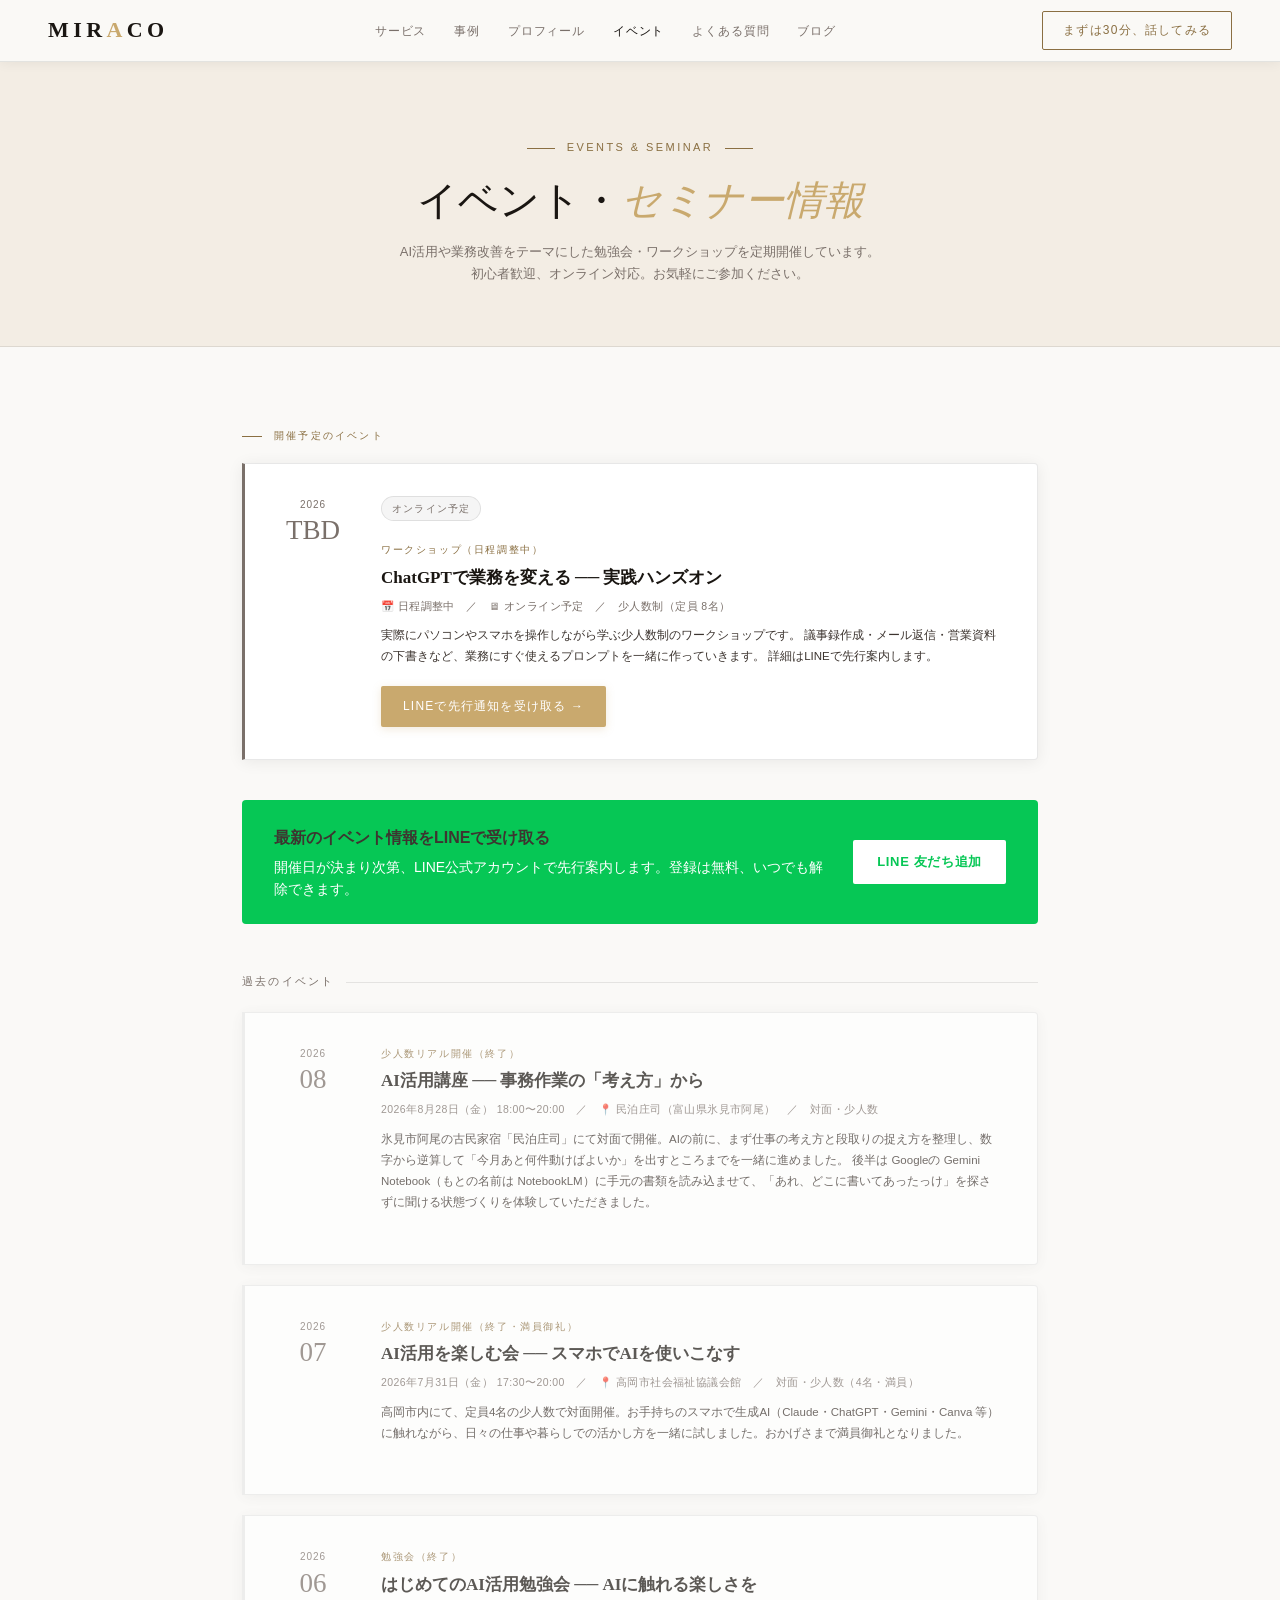
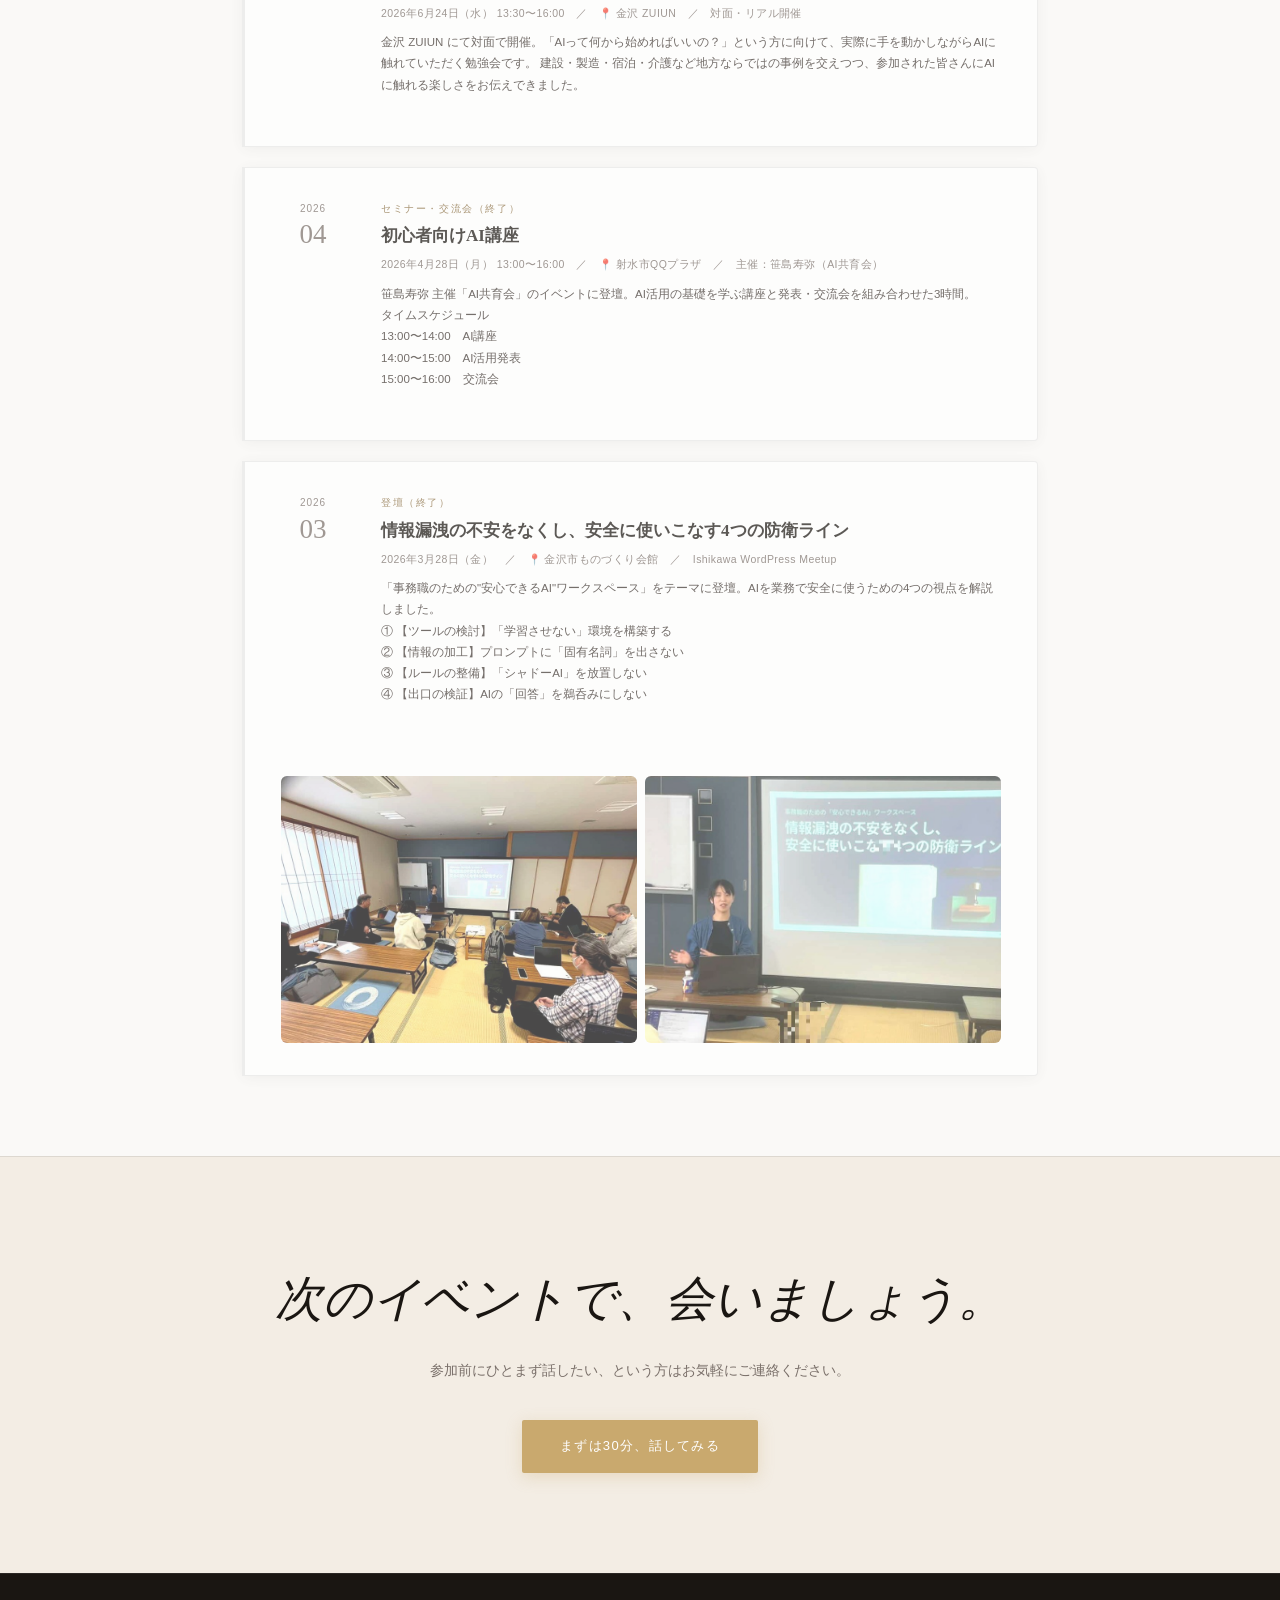
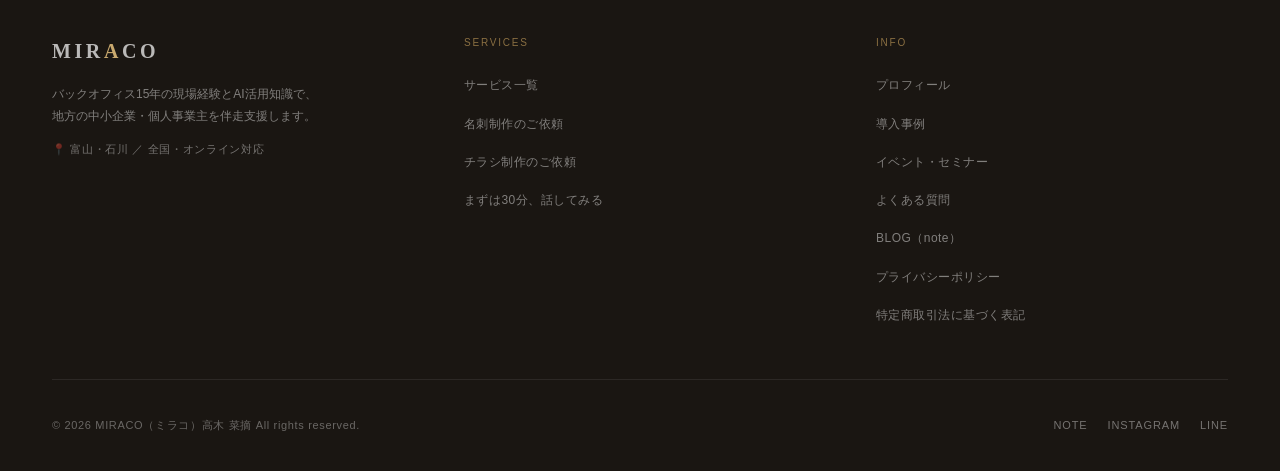
<file: events.html>
<!DOCTYPE html>
<html lang="ja">
<head>
<meta charset="UTF-8">
<meta name="viewport" content="width=device-width, initial-scale=1.0">
<title>イベント・セミナー情報 | MIRACO（ミラコ）</title>
<meta name="description" content="MIRACOが開催するAI活用・業務自動化・DXに関するセミナー・勉強会・ワークショップの情報。富山・石川、オンライン開催。無料参加可能なイベントも多数。">
<meta name="author" content="MIRACO（ミラコ）高木菜摘">
<meta name="robots" content="index, follow">
<meta property="og:title" content="イベント・セミナー情報 | MIRACO（ミラコ）">
<meta property="og:description" content="AI活用・業務自動化をテーマにしたセミナー・ワークショップを定期開催。富山・石川、オンライン対応。">
<meta property="og:type" content="website">
<meta property="og:url" content="https://miracobackoffice.com/events.html">
<meta property="og:locale" content="ja_JP">
<meta property="og:site_name" content="MIRACO（ミラコ）">
<link rel="canonical" href="https://miracobackoffice.com/events.html">

<!-- JSON-LD：イベントページ -->
<script type="application/ld+json">
{
  "@context": "https://schema.org",
  "@type": "ItemList",
  "name": "MIRACOイベント・セミナー一覧",
  "url": "https://miracobackoffice.com/events.html",
  "itemListElement": [
    {
      "@type": "Event",
      "position": 1,
      "name": "AI活用講座 ── 事務作業の「考え方」から",
      "url": "https://miracobackoffice.com/apply.html",
      "startDate": "2026-08-28T18:00:00+09:00",
      "endDate": "2026-08-28T20:00:00+09:00",
      "eventStatus": "https://schema.org/EventScheduled",
      "eventAttendanceMode": "https://schema.org/OfflineEventAttendanceMode",
      "location": {
        "@type": "Place",
        "name": "民泊庄司",
        "address": {
          "@type": "PostalAddress",
          "postalCode": "935-0002",
          "streetAddress": "阿尾875-1",
          "addressLocality": "氷見市",
          "addressRegion": "富山県",
          "addressCountry": "JP"
        }
      },
      "organizer": {
        "@type": "Organization",
        "name": "MIRACO（ミラコ）",
        "url": "https://miracobackoffice.com/"
      },
      "offers": {
        "@type": "Offer",
        "price": "500",
        "priceCurrency": "JPY",
        "availability": "https://schema.org/OutOfStock",
        "url": "https://miracobackoffice.com/apply.html",
        "validFrom": "2026-08-20T00:00:00+09:00"
      },
      "maximumAttendeeCapacity": 15,
      "description": "富山県氷見市阿尾の古民家宿「民泊庄司」で開催する対面講座（定員15名）。AIの前に、まず仕事の考え方と段取りの捉え方から整理し、数字から逆算して今月あと何件動けばよいかを出すところまでを扱います。そのうえで Googleの Gemini Notebook（旧 NotebookLM）に就業規則やマニュアルなどの書類を読み込ませ、「あれ、どこに書いてあったっけ」を探さずに聞ける状態のつくり方を学びます。要Googleアカウント。パソコンが苦手な方も、スマートフォンだけで参加できます。駐車場7台。会費500円。"
    },
    {
      "@type": "Event",
      "position": 2,
      "name": "AI活用を楽しむ会 ── スマホでAIを使いこなす",
      "url": "https://miracobackoffice.com/apply.html",
      "startDate": "2026-07-31T17:30:00+09:00",
      "endDate": "2026-07-31T20:00:00+09:00",
      "eventStatus": "https://schema.org/EventScheduled",
      "eventAttendanceMode": "https://schema.org/OfflineEventAttendanceMode",
      "location": {
        "@type": "Place",
        "name": "高岡市社会福祉協議会館 小会議室",
        "telephone": "+81-766-23-2917",
        "address": {
          "@type": "PostalAddress",
          "postalCode": "933-0866",
          "streetAddress": "清水町1丁目7番30号",
          "addressLocality": "高岡市",
          "addressRegion": "富山県",
          "addressCountry": "JP"
        }
      },
      "organizer": {
        "@type": "Organization",
        "name": "MIRACO（ミラコ）",
        "url": "https://miracobackoffice.com/"
      },
      "description": "高岡市社会福祉協議会館で開催する少人数（2〜4名）の対面イベント。テーマは『スマホでAI活用』。お手持ちのスマホで、生成AI（Claude・ChatGPT・Gemini・Canva 等）を実際に触りながら、仕事や暮らしでの活かし方をじっくり試します。参加費無料。"
    },
    {
      "@type": "Event",
      "position": 3,
      "name": "はじめてのAI活用勉強会 ── AIに触れる楽しさを",
      "startDate": "2026-06-24T13:30:00+09:00",
      "endDate": "2026-06-24T16:00:00+09:00",
      "eventStatus": "https://schema.org/EventScheduled",
      "eventAttendanceMode": "https://schema.org/OfflineEventAttendanceMode",
      "location": {
        "@type": "Place",
        "name": "金沢 ZUIUN",
        "address": {
          "@type": "PostalAddress",
          "addressLocality": "金沢市",
          "addressRegion": "石川県",
          "addressCountry": "JP"
        }
      },
      "organizer": {
        "@type": "Organization",
        "name": "MIRACO（ミラコ）",
        "url": "https://miracobackoffice.com/"
      },
      "description": "金沢 ZUIUN にて対面で開催したAI活用の入門勉強会。実際に手を動かしながらAIに触れ、地方企業・中小企業向けの実践事例を交えて解説しました。"
    }
  ]
}
</script>

<meta http-equiv="Content-Security-Policy" content="
  default-src 'self';
  script-src 'self' 'unsafe-inline';
  style-src 'self' 'unsafe-inline' https://fonts.googleapis.com;
  font-src 'self' https://fonts.gstatic.com;
  img-src 'self' data: https://images.unsplash.com;
  connect-src 'none';
  frame-src 'none';
  object-src 'none';
  base-uri 'self';
  form-action 'none';
">
<meta http-equiv="X-Content-Type-Options" content="nosniff">
<meta http-equiv="X-Frame-Options" content="DENY">

<link rel="preconnect" href="https://fonts.googleapis.com">
<link rel="preconnect" href="https://fonts.gstatic.com" crossorigin>
<link href="https://fonts.googleapis.com/css2?family=Noto+Sans+JP:wght@300;400;500;700&family=Cormorant+Garamond:ital,wght@0,300;0,600;1,300;1,600&family=DM+Sans:wght@300;400;500&display=swap" rel="stylesheet">

<style>
*, *::before, *::after { box-sizing: border-box; margin: 0; padding: 0; }
:root {
  --bg:      #faf9f7;
  --bg-s:    #f3ede4;
  --bg-c:    #ffffff;
  --bg-ch:   #faf6f0;
  --gold:    #C9A96E;
  --gold-l:  #E8CFA0;
  --gold-d:  #8A6F42;
  --gold-dim: rgba(201,169,110,0.12);
  --text:    #1a1612;
  --text-b:  #3d3530;
  --text-m:  #7a706a;
  --border:  rgba(0,0,0,0.09);
  --border-g: rgba(201,169,110,0.28);
  --shadow:  0 2px 16px rgba(0,0,0,0.07);
}
html { scroll-behavior: smooth; }
body {
  background: var(--bg);
  color: var(--text-b);
  font-family: 'DM Sans', 'Noto Sans JP', sans-serif;
  font-size: 15px; line-height: 1.75;
  -webkit-font-smoothing: antialiased;
}
img { max-width: 100%; display: block; }

/* NAV */
nav {
  position: fixed; top: 0; left: 0; right: 0; z-index: 1000;
  display: flex; align-items: center; justify-content: space-between;
  padding: 0 48px; height: 62px;
  background: rgba(250,249,247,0.96);
  backdrop-filter: blur(16px); -webkit-backdrop-filter: blur(16px);
  border-bottom: 0.5px solid var(--border);
  box-shadow: 0 1px 12px rgba(0,0,0,0.06);
}
.nav-logo {
  font-family: 'Cormorant Garamond', serif;
  font-size: 22px; font-weight: 600; letter-spacing: 0.2em;
  color: var(--text); text-decoration: none;
}
.nav-logo span { color: var(--gold); }
.nav-links { display: flex; gap: 28px; list-style: none; }
.nav-links a {
  color: var(--text-m); text-decoration: none;
  font-size: 12px; letter-spacing: 0.07em; transition: color 0.2s;
}
.nav-links a:hover, .nav-links a.active { color: var(--text); }
.nav-btn {
  border: 1px solid var(--gold-d); background: transparent; color: var(--gold-d);
  padding: 8px 20px; border-radius: 2px; font-size: 12px; letter-spacing: 0.1em;
  cursor: pointer; font-family: inherit; text-decoration: none; display: inline-block; transition: all 0.25s;
}
.nav-btn:hover { background: var(--gold-d); color: #fff; }
.nav-hamburger {
  display: none; flex-direction: column; gap: 5px;
  background: none; border: none; cursor: pointer; padding: 4px;
}
.nav-hamburger span { display: block; width: 22px; height: 1px; background: var(--text-b); transition: all 0.3s; }
.mobile-menu {
  display: none; position: fixed; top: 62px; left: 0; right: 0;
  background: rgba(250,249,247,0.98); border-bottom: 0.5px solid var(--border);
  padding: 24px 28px; z-index: 999; flex-direction: column; gap: 0;
  box-shadow: 0 8px 24px rgba(0,0,0,0.08);
}
.mobile-menu.open { display: flex; }
.mobile-menu a {
  color: var(--text-b); text-decoration: none; font-size: 14px; letter-spacing: 0.06em;
  padding: 14px 0; border-bottom: 0.5px solid var(--border); transition: color 0.2s;
}
.mobile-menu a:hover { color: var(--gold-d); }
.mobile-menu .m-cta {
  margin-top: 20px; background: var(--gold); color: #fff;
  text-align: center; padding: 14px; border-radius: 2px; font-weight: 500; letter-spacing: 0.08em;
}

/* PAGE HERO */
.page-hero {
  padding: 130px 52px 60px;
  background: var(--bg-s);
  border-bottom: 0.5px solid var(--border);
  text-align: center;
}
.page-hero .eyebrow {
  display: inline-flex; align-items: center; gap: 12px;
  font-size: 11px; letter-spacing: 0.22em; color: var(--gold-d);
  font-weight: 400; margin-bottom: 20px; text-transform: uppercase;
}
.eyebrow-line { width: 28px; height: 0.5px; background: var(--gold-d); }
.page-hero h1 {
  font-family: 'Cormorant Garamond', serif;
  font-size: clamp(26px, 3.8vw, 40px); font-weight: 300;
  color: var(--text); line-height: 1.18; margin-bottom: 16px;
}
.page-hero h1 em { font-style: italic; color: var(--gold); }
.page-hero p { font-size: 13px; color: var(--text-m); font-weight: 300; max-width: 560px; margin: 0 auto; }

/* SECTION */
.section { padding: 80px 52px; max-width: 900px; margin: 0 auto; }
.s-label {
  font-size: 10px; letter-spacing: 0.22em; color: var(--gold-d);
  font-weight: 400; text-transform: uppercase; margin-bottom: 18px;
  display: flex; align-items: center; gap: 12px;
}
.s-label::before { content: ''; width: 20px; height: 0.5px; background: var(--gold-d); }
.s-title {
  font-family: 'Cormorant Garamond', serif;
  font-size: clamp(19px, 2.6vw, 28px); font-weight: 300; line-height: 1.2;
  color: var(--text); margin-bottom: 20px;
}
.s-title em { font-style: italic; color: var(--gold); }

/* EVENTS LIST */
.events-list { display: flex; flex-direction: column; gap: 20px; }

.event-card {
  background: var(--bg-c);
  border: 0.5px solid var(--border);
  border-left: 3px solid var(--gold);
  border-radius: 0 4px 4px 0;
  padding: 32px 36px;
  display: flex; gap: 36px; align-items: flex-start;
  box-shadow: var(--shadow);
  transition: box-shadow 0.3s;
}
.event-card:hover { box-shadow: 0 6px 28px rgba(0,0,0,0.1); }
.event-card.past { border-left-color: var(--border); opacity: 0.7; }
.event-card.soon { border-left-color: var(--text-m); }
.event-card.has-photos { flex-wrap: wrap; }
.event-photos { width: 100%; flex: 1 1 100%; display: grid; grid-template-columns: 1fr 1fr; gap: 8px; margin-top: 16px; }
.event-photos img { width: 100%; object-fit: cover; border-radius: 6px; display: block; }
.event-photos .photo-wide { grid-column: 1 / -1; }
@media (max-width: 600px) {
  .event-photos { grid-template-columns: 1fr; }
  .event-photos .photo-wide { grid-column: 1; }
}

.event-date { flex-shrink: 0; text-align: center; min-width: 64px; }
.event-month { display: block; font-size: 10px; color: var(--text-m); letter-spacing: 0.1em; margin-bottom: 4px; }
.event-day {
  display: block; font-family: 'Cormorant Garamond', serif;
  font-size: 27px; font-weight: 300; color: var(--gold); line-height: 1;
}
.event-card.past .event-day { color: var(--text-m); }
.event-card.soon .event-day { color: var(--text-m); }

.event-info { flex: 1; }
.event-tag {
  font-size: 10px; letter-spacing: 0.16em; color: var(--gold-d);
  text-transform: uppercase; margin-bottom: 8px; display: block;
}
.event-title {
  font-family: 'Cormorant Garamond', serif;
  font-size: 17px; font-weight: 600; color: var(--text);
  margin-bottom: 8px; line-height: 1.3;
}
.event-detail { font-size: 10.5px; color: var(--text-m); margin-bottom: 10px; letter-spacing: 0.04em; }
.event-desc { font-size: 11.5px; color: var(--text-b); line-height: 1.85; font-weight: 300; margin-bottom: 18px; }
.event-badge {
  display: inline-block; font-size: 10px; letter-spacing: 0.12em;
  padding: 3px 10px; border-radius: 100px; margin-bottom: 10px; text-transform: uppercase;
}
.event-badge.free { background: rgba(201,169,110,0.15); color: var(--gold-d); border: 0.5px solid var(--border-g); }
.event-badge.paid { background: rgba(0,0,0,0.05); color: var(--text-m); border: 0.5px solid var(--border); }
.event-badge.online { background: rgba(0,0,0,0.04); color: var(--text-m); border: 0.5px solid var(--border); }

.event-actions { display: flex; gap: 10px; flex-wrap: wrap; align-items: center; }
.event-cta {
  display: inline-block; background: var(--gold); color: #fff;
  padding: 10px 22px; border-radius: 2px; font-size: 12px; font-weight: 500;
  letter-spacing: 0.1em; text-decoration: none; transition: opacity 0.2s;
  box-shadow: 0 2px 8px rgba(201,169,110,0.25);
}
.event-cta:hover { opacity: 0.85; }
.event-cta-ghost {
  display: inline-block; border: 1px solid var(--border-g); color: var(--gold-d);
  padding: 9px 18px; border-radius: 2px; font-size: 12px; letter-spacing: 0.08em;
  text-decoration: none; transition: all 0.2s;
}
.event-cta-ghost:hover { background: var(--gold-dim); }

.event-section-label {
  font-size: 11px; letter-spacing: 0.2em; color: var(--text-m);
  text-transform: uppercase; margin: 48px 0 20px;
  display: flex; align-items: center; gap: 12px;
}
.event-section-label::after { content: ''; flex: 1; height: 0.5px; background: var(--border); }

/* LINE CTA BANNER */
.line-banner {
  background: #06C755;
  border-radius: 4px; padding: 24px 32px;
  display: flex; gap: 20px; align-items: center;
  margin-top: 40px;
}
.line-banner-text { flex: 1; }
.line-banner-text p { color: #fff; font-size: 14px; line-height: 1.6; font-weight: 300; }
.line-banner-text strong { font-size: 16px; display: block; margin-bottom: 4px; }
.line-banner a {
  display: inline-block; background: #fff; color: #06C755;
  padding: 11px 24px; border-radius: 2px; font-size: 13px; font-weight: 600;
  text-decoration: none; letter-spacing: 0.05em; white-space: nowrap;
  transition: opacity 0.2s;
}
.line-banner a:hover { opacity: 0.9; }

/* BUTTONS */
.btn-ghost {
  background: transparent; color: var(--text-b);
  border: 1px solid rgba(0,0,0,0.18); padding: 15px 38px; border-radius: 2px;
  font-size: 13px; letter-spacing: 0.08em; cursor: pointer; font-family: inherit;
  text-decoration: none; display: inline-block; transition: all 0.2s;
}
.btn-ghost:hover { border-color: var(--gold-d); color: var(--gold-d); }
.btn-gold {
  background: var(--gold); color: #fff; border: none; padding: 15px 38px; border-radius: 2px;
  font-size: 13px; font-weight: 500; letter-spacing: 0.1em; cursor: pointer; font-family: inherit;
  text-decoration: none; display: inline-block; transition: opacity 0.2s, transform 0.2s;
  box-shadow: 0 4px 16px rgba(201,169,110,0.3);
}
.btn-gold:hover { opacity: 0.88; transform: translateY(-1px); }

/* CTA SECTION */
.cta-section {
  text-align: center; padding: 100px 48px;
  background: var(--bg-s); border-top: 0.5px solid var(--border);
}
.cta-title {
  font-family: 'Cormorant Garamond', serif;
  font-size: clamp(28px, 4vw, 48px); font-weight: 300; font-style: italic;
  color: var(--text); margin-bottom: 16px;
}
.cta-sub { font-size: 14px; color: var(--text-m); margin-bottom: 36px; line-height: 1.95; }

/* FOOTER */
footer {
  background: #1a1612; border-top: 0.5px solid rgba(255,255,255,0.08);
  padding: 60px 52px 36px;
}
.footer-top {
  display: grid; grid-template-columns: 1fr 1fr 1fr; gap: 60px;
  padding-bottom: 52px; border-bottom: 0.5px solid rgba(255,255,255,0.08); margin-bottom: 36px;
}
.footer-brand .f-logo {
  font-family: 'Cormorant Garamond', serif;
  font-size: 20px; font-weight: 600; letter-spacing: 0.18em;
  color: rgba(255,255,255,0.7); margin-bottom: 14px;
}
.footer-brand .f-logo span { color: var(--gold); }
.footer-brand p { font-size: 12px; color: rgba(255,255,255,0.45); line-height: 1.85; font-weight: 300; }
.footer-brand .f-location { font-size: 11px; color: rgba(255,255,255,0.4); margin-top: 12px; letter-spacing: 0.06em; }
.footer-col h4 { font-size: 10px; letter-spacing: 0.18em; color: var(--gold-d); text-transform: uppercase; margin-bottom: 20px; font-weight: 400; }
.footer-col ul { list-style: none; display: flex; flex-direction: column; gap: 12px; }
.footer-col a { font-size: 12px; color: rgba(255,255,255,0.45); text-decoration: none; letter-spacing: 0.04em; transition: color 0.2s; }
.footer-col a:hover { color: rgba(255,255,255,0.75); }
.footer-bottom { display: flex; justify-content: space-between; align-items: center; flex-wrap: wrap; gap: 12px; }
.footer-bottom p { font-size: 11px; color: rgba(255,255,255,0.35); letter-spacing: 0.06em; }
.footer-socials { display: flex; gap: 20px; }
.footer-socials a { font-size: 11px; color: rgba(255,255,255,0.4); text-decoration: none; letter-spacing: 0.08em; text-transform: uppercase; transition: color 0.2s; }
.footer-socials a:hover { color: var(--gold); }

@media (max-width: 900px) {
  nav { padding: 0 20px; }
  .nav-links, .nav-btn { display: none; }
  .nav-hamburger { display: flex; }
  .page-hero { padding: 110px 24px 48px; }
  .section { padding: 60px 24px; }
  .event-card { flex-direction: column; gap: 16px; padding: 24px 20px; }
  .line-banner { flex-direction: column; gap: 16px; }
  footer { padding: 48px 24px 28px; }
  .footer-top { grid-template-columns: 1fr; gap: 40px; }
  .footer-bottom { flex-direction: column; align-items: flex-start; }
}
</style>
</head>
<body>

<!-- NAV -->
<nav>
  <a href="index.html" class="nav-logo">MIR<span>A</span>CO</a>
  <ul class="nav-links">
    <li><a href="services.html">サービス</a></li>
    <li><a href="cases.html">事例</a></li>
    <li><a href="about.html">プロフィール</a></li>
    <li><a href="events.html" class="active">イベント</a></li>
    <li><a href="faq.html">よくある質問</a></li>
    <li><a href="https://note.com/miraco_1" target="_blank" rel="noopener noreferrer">ブログ</a></li>
  </ul>
  <a href="booking.html" class="nav-btn" target="_blank" rel="noopener noreferrer">まずは30分、話してみる</a>
  <button class="nav-hamburger" id="hamburger" aria-label="メニューを開く" aria-expanded="false">
    <span></span><span></span><span></span>
  </button>
</nav>
<div class="mobile-menu" id="mobile-menu" aria-hidden="true">
  <a href="services.html">サービス</a>
  <a href="cases.html">事例</a>
  <a href="about.html">プロフィール</a>
  <a href="events.html">イベント・セミナー</a>
  <a href="faq.html">よくある質問</a>
  <a href="https://note.com/miraco_1" target="_blank" rel="noopener noreferrer">ブログ（note）</a>
  <a href="booking.html" target="_blank" rel="noopener noreferrer" class="m-cta">まずは30分、話してみる</a>
</div>

<!-- PAGE HERO -->
<section class="page-hero">
  <p class="eyebrow"><span class="eyebrow-line"></span>Events &amp; Seminar<span class="eyebrow-line"></span></p>
  <h1>イベント・<em>セミナー情報</em></h1>
  <p>AI活用や業務改善をテーマにした勉強会・ワークショップを定期開催しています。<br>初心者歓迎、オンライン対応。お気軽にご参加ください。</p>
</section>

<!-- ===================================================================== -->
<!-- EVENTS MAIN SECTION                                                    -->
<!-- ↓↓↓ 新しいイベントを追加するときは event-card ブロックを複製します  -->
<!-- ===================================================================== -->
<main>
<div class="section">

  <p class="s-label">開催予定のイベント</p>
  <div class="events-list">

    <!-- ─────────────────────────────────────────────────── -->
    <!-- イベント 1 ： 日程未定・近日公開                    -->
    <!-- ─────────────────────────────────────────────────── -->
    <div class="event-card soon">
      <div class="event-date">
        <span class="event-month">2026</span>
        <span class="event-day">TBD</span>
      </div>
      <div class="event-info">
        <div style="display:flex;gap:8px;margin-bottom:10px;">
          <span class="event-badge online">オンライン予定</span>
        </div>
        <p class="event-tag">ワークショップ（日程調整中）</p>
        <p class="event-title">ChatGPTで業務を変える ── 実践ハンズオン</p>
        <p class="event-detail">📅 日程調整中　／　🖥 オンライン予定　／　少人数制（定員 8名）</p>
        <p class="event-desc">
          実際にパソコンやスマホを操作しながら学ぶ少人数制のワークショップです。
          議事録作成・メール返信・営業資料の下書きなど、業務にすぐ使えるプロンプトを一緒に作っていきます。
          詳細はLINEで先行案内します。
        </p>
        <div class="event-actions">
          <a href="https://lin.ee/v2A0ds8L" class="event-cta" target="_blank" rel="noopener noreferrer">LINEで先行通知を受け取る →</a>
        </div>
      </div>
    </div>

    <!-- ─────────────────────────────────────────────────── -->
    <!-- ↑↑↑ 新しいイベントはここより上に追加してください ↑ -->
    <!-- ─────────────────────────────────────────────────── -->

  </div>

  <!-- LINE バナー -->
  <div class="line-banner">
    <div class="line-banner-text">
      <strong>最新のイベント情報をLINEで受け取る</strong>
      <p>開催日が決まり次第、LINE公式アカウントで先行案内します。登録は無料、いつでも解除できます。</p>
    </div>
    <a href="https://lin.ee/v2A0ds8L" target="_blank" rel="noopener noreferrer">LINE 友だち追加</a>
  </div>

  <!-- 過去のイベント -->
  <p class="event-section-label">過去のイベント</p>
  <div class="events-list">

    <!-- ─────────────────────────────────────────────────── -->
    <!-- 過去イベントはここに追加します（event-card past）   -->
    <!-- 新しいものを上に、古いものを下に並べてください      -->
    <!-- ─────────────────────────────────────────────────── -->

    <!-- 2026年8月28日 -->
    <div class="event-card past">
      <div class="event-date">
        <span class="event-month">2026</span>
        <span class="event-day">08</span>
      </div>
      <div class="event-info">
        <p class="event-tag">少人数リアル開催（終了）</p>
        <p class="event-title">AI活用講座 ── 事務作業の「考え方」から</p>
        <p class="event-detail">2026年8月28日（金） 18:00〜20:00　／　📍 民泊庄司（富山県氷見市阿尾）　／　対面・少人数</p>
        <p class="event-desc">
          氷見市阿尾の古民家宿「民泊庄司」にて対面で開催。AIの前に、まず<strong style="font-weight:500;color:var(--text-b);">仕事の考え方と段取りの捉え方</strong>を整理し、数字から逆算して「今月あと何件動けばよいか」を出すところまでを一緒に進めました。
          後半は Googleの Gemini Notebook（もとの名前は NotebookLM）に手元の書類を読み込ませて、「あれ、どこに書いてあったっけ」を探さずに聞ける状態づくりを体験していただきました。
        </p>
      </div>
    </div>

    <!-- 2026年7月31日 -->
    <div class="event-card past">
      <div class="event-date">
        <span class="event-month">2026</span>
        <span class="event-day">07</span>
      </div>
      <div class="event-info">
        <p class="event-tag">少人数リアル開催（終了・満員御礼）</p>
        <p class="event-title">AI活用を楽しむ会 ── スマホでAIを使いこなす</p>
        <p class="event-detail">2026年7月31日（金） 17:30〜20:00　／　📍 高岡市社会福祉協議会館　／　対面・少人数（4名・満員）</p>
        <p class="event-desc">
          高岡市内にて、定員4名の少人数で対面開催。お手持ちのスマホで生成AI（Claude・ChatGPT・Gemini・Canva 等）に触れながら、日々の仕事や暮らしでの活かし方を一緒に試しました。おかげさまで<strong style="font-weight:500;color:var(--text-b);">満員御礼</strong>となりました。
        </p>
      </div>
    </div>

    <!-- 2026年6月24日 -->
    <div class="event-card past">
      <div class="event-date">
        <span class="event-month">2026</span>
        <span class="event-day">06</span>
      </div>
      <div class="event-info">
        <p class="event-tag">勉強会（終了）</p>
        <p class="event-title">はじめてのAI活用勉強会 ── AIに触れる楽しさを</p>
        <p class="event-detail">2026年6月24日（水） 13:30〜16:00　／　📍 金沢 ZUIUN　／　対面・リアル開催</p>
        <p class="event-desc">
          金沢 ZUIUN にて対面で開催。「AIって何から始めればいいの？」という方に向けて、実際に手を動かしながらAIに触れていただく勉強会です。
          建設・製造・宿泊・介護など地方ならではの事例を交えつつ、参加された皆さんに<strong style="font-weight:500;color:var(--text-b);">AIに触れる楽しさ</strong>をお伝えできました。
        </p>
      </div>
    </div>

    <!-- 2026年4月28日 -->
    <div class="event-card past">
      <div class="event-date">
        <span class="event-month">2026</span>
        <span class="event-day">04</span>
      </div>
      <div class="event-info">
        <p class="event-tag">セミナー・交流会（終了）</p>
        <p class="event-title">初心者向けAI講座</p>
        <p class="event-detail">2026年4月28日（月） 13:00〜16:00　／　📍 射水市QQプラザ　／　主催：笹島寿弥（AI共育会）</p>
        <p class="event-desc">
          笹島寿弥 主催「AI共育会」のイベントに登壇。AI活用の基礎を学ぶ講座と発表・交流会を組み合わせた3時間。<br>
          <strong style="font-weight:500;color:var(--text-b);">タイムスケジュール</strong><br>
          13:00〜14:00　AI講座<br>
          14:00〜15:00　AI活用発表<br>
          15:00〜16:00　交流会
        </p>
      </div>
    </div>

    <!-- 2026年3月28日 -->
    <div class="event-card past has-photos">
      <div class="event-date">
        <span class="event-month">2026</span>
        <span class="event-day">03</span>
      </div>
      <div class="event-info">
        <p class="event-tag">登壇（終了）</p>
        <p class="event-title">情報漏洩の不安をなくし、安全に使いこなす4つの防衛ライン</p>
        <p class="event-detail">2026年3月28日（金）　／　📍 金沢市ものづくり会館　／　Ishikawa WordPress Meetup</p>
        <p class="event-desc">
          「事務職のための"安心できるAI"ワークスペース」をテーマに登壇。AIを業務で安全に使うための4つの視点を解説しました。<br>
          ① 【ツールの検討】「学習させない」環境を構築する<br>
          ② 【情報の加工】プロンプトに「固有名詞」を出さない<br>
          ③ 【ルールの整備】「シャドーAI」を放置しない<br>
          ④ 【出口の検証】AIの「回答」を鵜呑みにしない
        </p>
      </div>
      <!-- イベント写真 -->
      <div class="event-photos">
        <img src="assets/images/events/event_0328_presenting.jpg"
             alt="スライド発表の様子" style="aspect-ratio:4/3;">
        <img src="assets/images/events/event_0328_audience.jpg"
             alt="会場の参加者" style="aspect-ratio:4/3;">
      </div>
    </div>

  </div>

</div>
</main>
<!-- ===================================================================== -->

<!-- CTA -->
<div class="cta-section">
  <p class="cta-title">次のイベントで、会いましょう。</p>
  <p class="cta-sub">参加前にひとまず話したい、という方はお気軽にご連絡ください。</p>
  <a href="booking.html" class="btn-gold" target="_blank" rel="noopener noreferrer">まずは30分、話してみる</a>
</div>

<!-- FOOTER -->
<footer>
  <div class="footer-top">
    <div class="footer-brand">
      <div class="f-logo">MIR<span>A</span>CO</div>
      <p>バックオフィス15年の現場経験とAI活用知識で、<br>地方の中小企業・個人事業主を伴走支援します。</p>
      <p class="f-location">📍 富山・石川 ／ 全国・オンライン対応</p>
    </div>
    <div class="footer-col">
      <h4>Services</h4>
      <ul>
        <li><a href="services.html">サービス一覧</a></li>
        <li><a href="https://forms.gle/1SzgSTRywvHPMHiX9" target="_blank" rel="noopener noreferrer">名刺制作のご依頼</a></li>
        <li><a href="https://forms.gle/C8qWqXAPNdv8Q1wMA" target="_blank" rel="noopener noreferrer">チラシ制作のご依頼</a></li>
        <li><a href="booking.html" target="_blank" rel="noopener noreferrer">まずは30分、話してみる</a></li>
      </ul>
    </div>
    <div class="footer-col">
      <h4>Info</h4>
      <ul>
        <li><a href="about.html">プロフィール</a></li>
        <li><a href="cases.html">導入事例</a></li>
        <li><a href="events.html">イベント・セミナー</a></li>
        <li><a href="faq.html">よくある質問</a></li>
        <li><a href="https://note.com/miraco_1" target="_blank" rel="noopener noreferrer">BLOG（note）</a></li>
        <li><a href="privacy.html">プライバシーポリシー</a></li>
        <li><a href="legal.html">特定商取引法に基づく表記</a></li>
      </ul>
    </div>
  </div>
  <div class="footer-bottom">
    <p>© 2026 MIRACO（ミラコ）高木 菜摘 All rights reserved.</p>
    <div class="footer-socials">
      <a href="https://note.com/miraco_1" target="_blank" rel="noopener noreferrer">note</a>
      <a href="https://www.instagram.com/miraco_ai/" target="_blank" rel="noopener noreferrer">Instagram</a>
      <a href="https://lin.ee/v2A0ds8L" target="_blank" rel="noopener noreferrer">LINE</a>
    </div>
  </div>
</footer>

<script>
const hamburger = document.getElementById('hamburger');
const mobileMenu = document.getElementById('mobile-menu');
hamburger.addEventListener('click', () => {
  const isOpen = mobileMenu.classList.toggle('open');
  hamburger.setAttribute('aria-expanded', String(isOpen));
  mobileMenu.setAttribute('aria-hidden', String(!isOpen));
});
document.querySelectorAll('.mobile-menu a').forEach(link => {
  link.addEventListener('click', () => {
    hamburger.setAttribute('aria-expanded', 'false');
    mobileMenu.setAttribute('aria-hidden', 'true');
    mobileMenu.classList.remove('open');
  });
});
</script>

<!-- MOTION: スクロールで静かに現れる（外部ライブラリなし／動きを減らす設定を尊重） -->
<style>
@media (prefers-reduced-motion: no-preference) {
  .rv { opacity: 0; transform: translateY(28px); }
  .rv-on { opacity: 1; transform: none;
    transition: opacity .9s cubic-bezier(.22,.61,.36,1), transform .9s cubic-bezier(.22,.61,.36,1); }
  .rv-d1 { transition-delay: .13s; }
  .rv-d2 { transition-delay: .26s; }
  .rv-d3 { transition-delay: .39s; }
  .rv-d4 { transition-delay: .52s; }
}
</style>
<script>
(function(){
  if (window.matchMedia && window.matchMedia('(prefers-reduced-motion: reduce)').matches) return;
  if (!('IntersectionObserver' in window)) return;

  var SEL = [
    // 共通
    '.page-hero .eyebrow', '.page-hero h1', '.page-hero p',
    '.s-label', '.section-label', '.section-title', '.cta-section',
    // トップ
    '.hero-h1', '.hero-sub-h', '.hero-body', '.hero-actions',
    '.mission-eyebrow', '.mission-statement', '.mission-lead', '.mission-sub-label',
    '.reason-chip', '.layer', '.case-card', '.blog-card',
    // サービス・事例・FAQ
    '.svc-detail-card', '.svc-cat', '.price-row', '.flow-grid > *',
    '.support-card', '.faq-item', '.faq-category-label',
    // 代表・イベント・申込
    '.value-card', '.tl-item', '.history-section',
    '.event-card', '.apply-event', '.apply-lead', '.form-card', '.done-card',
    '.signup-detail-card', '.signup-detail-item',
    // チェックリスト・問い合わせ
    '.cl-lead', '.cl-cat', '.cl-result',
    '.contact-info-item', '.contact-form-card'
  ].join(',');

  var nodes = [];
  try { nodes = Array.prototype.slice.call(document.querySelectorAll(SEL)); } catch(e) { return; }

  nodes = nodes.filter(function(el){
    if (el.closest && el.closest('nav, footer, .mobile-menu, .cl-bar')) return false;
    if (el.dataset && el.dataset.noRv) return false;
    return true;
  });

  var seen = [];
  nodes.forEach(function(el){
    if (seen.indexOf(el) > -1) return;
    seen.push(el);
    el.classList.add('rv');
  });

  var io = new IntersectionObserver(function(entries){
    entries.forEach(function(en){
      if (!en.isIntersecting) return;
      var el = en.target;
      var sibs = el.parentNode ? Array.prototype.slice.call(el.parentNode.children).filter(function(c){
        return c.classList && c.classList.contains('rv');
      }) : [];
      var i = sibs.indexOf(el);
      if (i === 1) el.classList.add('rv-d1');
      else if (i === 2) el.classList.add('rv-d2');
      else if (i === 3) el.classList.add('rv-d3');
      else if (i >= 4) el.classList.add('rv-d4');
      el.classList.add('rv-on');
      io.unobserve(el);
    });
  }, { threshold: 0.08, rootMargin: '0px 0px -8% 0px' });

  // 読み込み時点で画面内にあるものは、上から順に少しずつ遅らせて見せる
  var first = seen.filter(function(el){
    var r = el.getBoundingClientRect();
    return r.top < window.innerHeight && r.bottom > 0;
  });
  first.forEach(function(el, i){
    setTimeout(function(){ el.classList.add('rv-on'); }, 120 + i * 130);
  });
  seen.forEach(function(el){ if (first.indexOf(el) === -1) io.observe(el); });

  // 保険: 3秒後に未表示のものは強制表示（読めない事故を防ぐ）
  setTimeout(function(){
    seen.forEach(function(el){ el.classList.add('rv-on'); });
  }, 3000);
})();
</script>
</body>
</html>
</file>
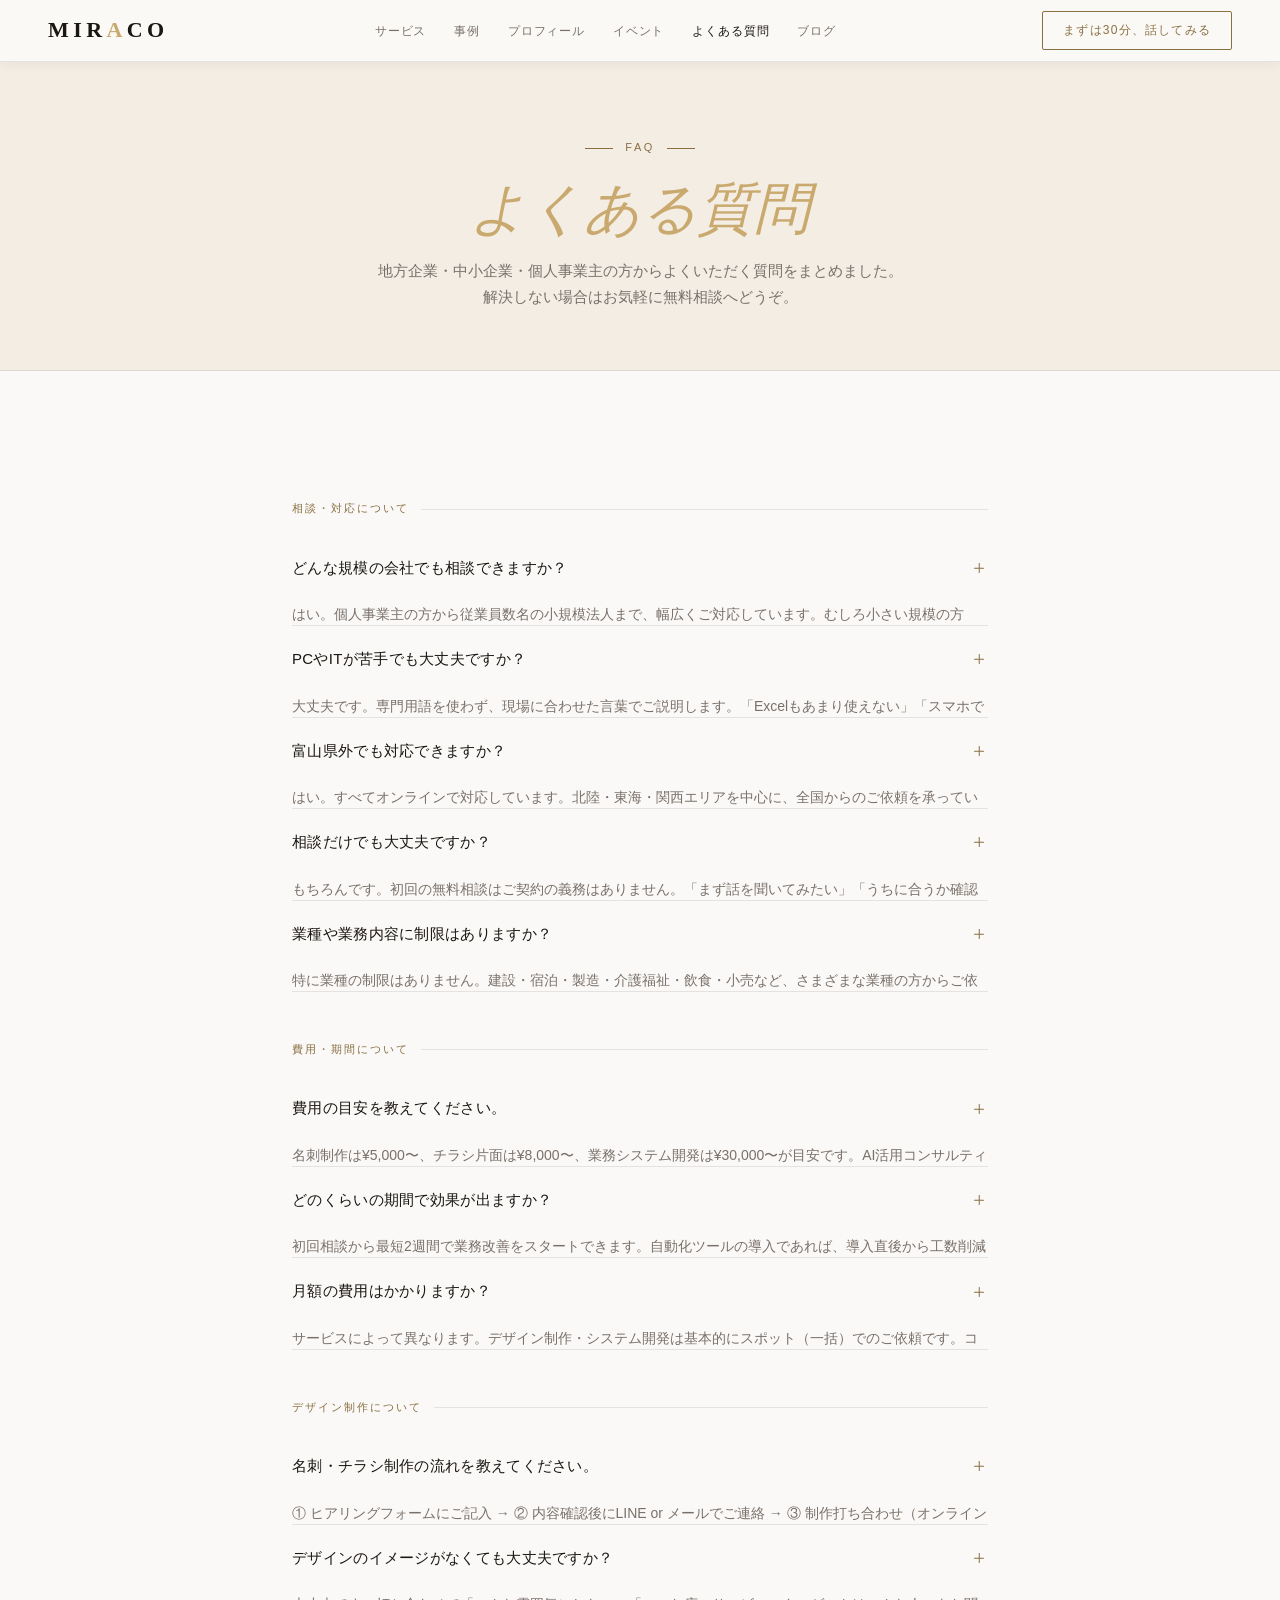
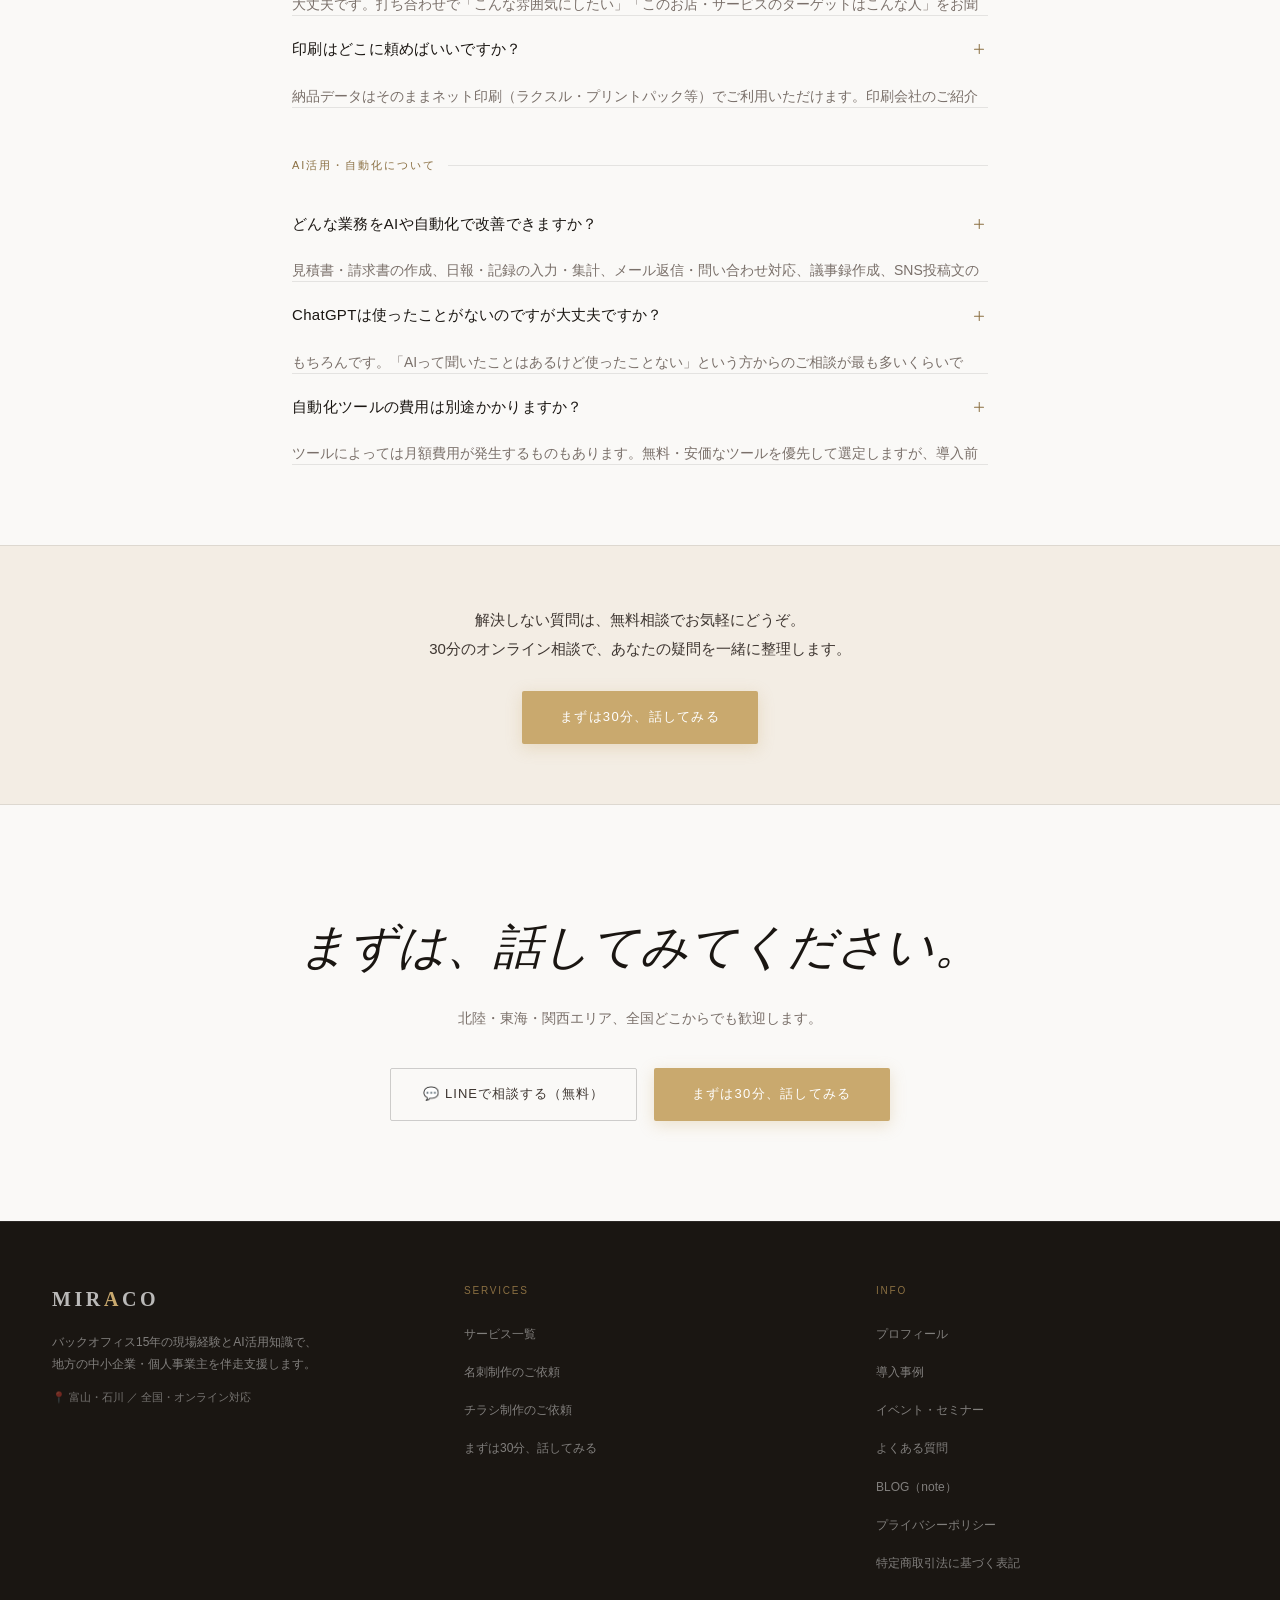
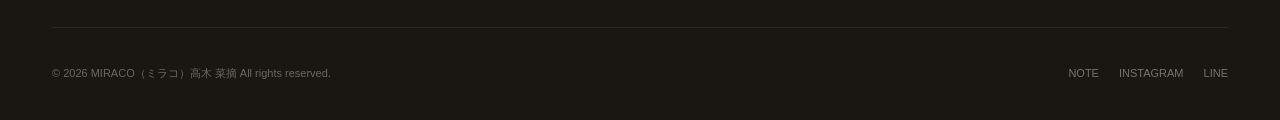
<file: faq.html>
<!DOCTYPE html>
<html lang="ja">
<head>
<meta charset="UTF-8">
<meta name="viewport" content="width=device-width, initial-scale=1.0">
<title>よくある質問（FAQ）| MIRACO（ミラコ）</title>
<meta name="description" content="MIRACOへのよくある質問。「遠方でも対応できる？」「費用は？」「IT知識がなくても大丈夫？」「名刺制作の流れは？」など、地方企業・中小企業・個人事業主からのご質問にお答えします。">
<meta name="author" content="MIRACO（ミラコ）高木菜摘">
<meta name="robots" content="index, follow">
<meta property="og:title" content="よくある質問（FAQ）| MIRACO（ミラコ）">
<meta property="og:description" content="MIRACOのサービスに関するよくある質問。地方企業・遠方対応・費用感・IT知識不要など。">
<meta property="og:type" content="website">
<meta property="og:url" content="https://miracobackoffice.com/faq.html">
<meta property="og:locale" content="ja_JP">
<link rel="canonical" href="https://miracobackoffice.com/faq.html">

<script type="application/ld+json">
{
  "@context": "https://schema.org",
  "@type": "FAQPage",
  "url": "https://miracobackoffice.com/faq.html",
  "mainEntity": [
    { "@type": "Question", "name": "どんな規模の会社でも相談できますか？", "acceptedAnswer": { "@type": "Answer", "text": "はい。個人事業主の方から従業員数名の小規模法人まで、幅広くご対応しています。むしろ小さい規模の方が、改善効果を実感しやすいケースも多いです。" } },
    { "@type": "Question", "name": "PCやITが苦手でも大丈夫ですか？", "acceptedAnswer": { "@type": "Answer", "text": "大丈夫です。専門用語を使わず、現場に合わせた言葉でご説明します。「Excelもあまり使えない」という方からのご依頼実績もあります。" } },
    { "@type": "Question", "name": "富山県外でも対応できますか？", "acceptedAnswer": { "@type": "Answer", "text": "はい。すべてオンラインで対応しています。北陸・東海・関西エリアを中心に、全国からのご依頼を承っています。" } },
    { "@type": "Question", "name": "名刺・チラシ制作の流れを教えてください。", "acceptedAnswer": { "@type": "Answer", "text": "ヒアリングフォームにご記入いただいた後、内容を確認してLINE or メールでご連絡します。その後、制作打ち合わせ（オンライン60分）を経てデザイン制作に進みます。ご入金確認後に制作を開始します。" } },
    { "@type": "Question", "name": "相談だけでも大丈夫ですか？", "acceptedAnswer": { "@type": "Answer", "text": "もちろんです。初回の無料相談はご契約の義務はありません。「まず話を聞いてみたい」という段階でお気軽にお申し込みください。" } },
    { "@type": "Question", "name": "費用の目安を教えてください。", "acceptedAnswer": { "@type": "Answer", "text": "名刺制作は¥5,000〜、チラシ片面は¥8,000〜、業務システム開発は¥30,000〜が目安です。AI活用コンサルティングや業務自動化は内容により異なります。まずは無料相談でご相談ください。" } },
    { "@type": "Question", "name": "どのくらいの期間で業務改善の効果が出ますか？", "acceptedAnswer": { "@type": "Answer", "text": "初回相談から最短2週間で業務改善をスタートできます。効果の実感は業務内容によりますが、自動化の場合は導入直後から工数削減を実感いただけるケースが多いです。" } },
    { "@type": "Question", "name": "業種や業務内容に制限はありますか？", "acceptedAnswer": { "@type": "Answer", "text": "特に業種の制限はありません。建設・宿泊・製造・介護福祉・飲食・小売など、さまざまな業種の方からご依頼をいただいています。「うちみたいな業種でも使えるの？」という疑問は、無料相談でお気軽にどうぞ。" } }
  ]
}
</script>

<meta http-equiv="Content-Security-Policy" content="default-src 'self'; script-src 'self' 'unsafe-inline'; style-src 'self' 'unsafe-inline' https://fonts.googleapis.com; font-src 'self' https://fonts.gstatic.com; img-src 'self' data: https://images.unsplash.com; connect-src 'none'; frame-src 'none'; object-src 'none'; base-uri 'self'; form-action 'none';">
<meta http-equiv="X-Content-Type-Options" content="nosniff">
<meta http-equiv="X-Frame-Options" content="DENY">

<link rel="preconnect" href="https://fonts.googleapis.com">
<link rel="preconnect" href="https://fonts.gstatic.com" crossorigin>
<link href="https://fonts.googleapis.com/css2?family=Noto+Sans+JP:wght@300;400;500;700&family=Cormorant+Garamond:ital,wght@0,300;0,600;1,300;1,600&family=DM+Sans:wght@300;400;500&display=swap" rel="stylesheet">

<style>
*, *::before, *::after { box-sizing: border-box; margin: 0; padding: 0; }
:root {
  --bg:#faf9f7; --bg-s:#f3ede4; --bg-c:#ffffff; --bg-ch:#faf6f0;
  --gold:#C9A96E; --gold-l:#E8CFA0; --gold-d:#8A6F42; --gold-dim:rgba(201,169,110,0.12);
  --text:#1a1612; --text-b:#3d3530; --text-m:#7a706a;
  --border:rgba(0,0,0,0.09); --border-g:rgba(201,169,110,0.28); --shadow:0 2px 16px rgba(0,0,0,0.07);
}
html { scroll-behavior: smooth; }
body { background:var(--bg); color:var(--text-b); font-family:'DM Sans','Noto Sans JP',sans-serif; font-size:15px; line-height:1.75; -webkit-font-smoothing:antialiased; }

nav { position:fixed; top:0; left:0; right:0; z-index:1000; display:flex; align-items:center; justify-content:space-between; padding:0 48px; height:62px; background:rgba(250,249,247,0.96); backdrop-filter:blur(16px); -webkit-backdrop-filter:blur(16px); border-bottom:0.5px solid var(--border); box-shadow:0 1px 12px rgba(0,0,0,0.06); }
.nav-logo { font-family:'Cormorant Garamond',serif; font-size:22px; font-weight:600; letter-spacing:0.2em; color:var(--text); text-decoration:none; }
.nav-logo span { color:var(--gold); }
.nav-links { display:flex; gap:28px; list-style:none; }
.nav-links a { color:var(--text-m); text-decoration:none; font-size:12px; letter-spacing:0.07em; transition:color 0.2s; }
.nav-links a:hover,.nav-links a.active { color:var(--text); }
.nav-btn { border:1px solid var(--gold-d); background:transparent; color:var(--gold-d); padding:8px 20px; border-radius:2px; font-size:12px; letter-spacing:0.1em; cursor:pointer; font-family:inherit; text-decoration:none; display:inline-block; transition:all 0.25s; }
.nav-btn:hover { background:var(--gold-d); color:#fff; }
.nav-hamburger { display:none; flex-direction:column; gap:5px; background:none; border:none; cursor:pointer; padding:4px; }
.nav-hamburger span { display:block; width:22px; height:1px; background:var(--text-b); }
.mobile-menu { display:none; position:fixed; top:62px; left:0; right:0; background:rgba(250,249,247,0.98); border-bottom:0.5px solid var(--border); padding:24px 28px; z-index:999; flex-direction:column; gap:0; box-shadow:0 8px 24px rgba(0,0,0,0.08); }
.mobile-menu.open { display:flex; }
.mobile-menu a { color:var(--text-b); text-decoration:none; font-size:14px; padding:14px 0; border-bottom:0.5px solid var(--border); transition:color 0.2s; }
.mobile-menu a:hover { color:var(--gold-d); }
.mobile-menu .m-cta { margin-top:20px; background:var(--gold); color:#fff; text-align:center; padding:14px; border-radius:2px; font-weight:500; }

.page-hero { padding:130px 52px 60px; background:var(--bg-s); border-bottom:0.5px solid var(--border); text-align:center; }
.page-hero .eyebrow { display:inline-flex; align-items:center; gap:12px; font-size:11px; letter-spacing:0.22em; color:var(--gold-d); font-weight:400; margin-bottom:20px; text-transform:uppercase; }
.eyebrow-line { width:28px; height:0.5px; background:var(--gold-d); }
.page-hero h1 { font-family:'Cormorant Garamond',serif; font-size:clamp(32px,5vw,56px); font-weight:300; color:var(--text); line-height:1.15; margin-bottom:16px; }
.page-hero h1 em { font-style:italic; color:var(--gold); }
.page-hero p { font-size:15px; color:var(--text-m); font-weight:300; max-width:600px; margin:0 auto; }

.section { padding:80px 52px; max-width:800px; margin:0 auto; }
.s-label { font-size:10px; letter-spacing:0.22em; color:var(--gold-d); font-weight:400; text-transform:uppercase; margin-bottom:18px; display:flex; align-items:center; gap:12px; }
.s-label::before { content:''; width:20px; height:0.5px; background:var(--gold-d); }
.faq-category-label {
  font-size:11px; letter-spacing:0.18em; color:var(--gold-d); text-transform:uppercase;
  margin:48px 0 16px; display:flex; align-items:center; gap:12px;
}
.faq-category-label::after { content:''; flex:1; height:0.5px; background:var(--border); }
.faq-list { display:flex; flex-direction:column; }
.faq-item { border-bottom:0.5px solid var(--border); }
.faq-q {
  width:100%; text-align:left; background:none; border:none;
  cursor:pointer; font-family:'DM Sans','Noto Sans JP',sans-serif;
  font-size:15px; color:var(--text); padding:22px 0;
  display:flex; justify-content:space-between; align-items:center;
  gap:20px; letter-spacing:0.02em; line-height:1.5;
}
.faq-q:hover { color:var(--gold-d); }
.faq-arrow { flex-shrink:0; width:18px; height:18px; position:relative; transition:transform 0.3s; }
.faq-arrow::before,.faq-arrow::after { content:''; position:absolute; background:var(--gold-d); border-radius:1px; }
.faq-arrow::before { width:10px; height:0.5px; top:50%; left:50%; transform:translate(-50%,-50%); }
.faq-arrow::after { width:0.5px; height:10px; top:50%; left:50%; transform:translate(-50%,-50%); transition:transform 0.3s; }
.faq-item.open .faq-arrow::after { transform:translate(-50%,-50%) rotate(90deg); }
.faq-a {
  font-size:14px; color:var(--text-m); line-height:1.95; font-weight:300;
  padding:0 0 24px; max-height:0; overflow:hidden;
  transition:max-height 0.4s ease, padding 0.3s;
}
.faq-item.open .faq-a { max-height:400px; }

.contact-strip { background:var(--bg-s); border-top:0.5px solid var(--border); border-bottom:0.5px solid var(--border); padding:60px 52px; text-align:center; }
.contact-strip p { font-size:15px; color:var(--text-b); margin-bottom:28px; line-height:1.9; }

.btn-gold { background:var(--gold); color:#fff; border:none; padding:15px 38px; border-radius:2px; font-size:13px; font-weight:500; letter-spacing:0.1em; cursor:pointer; font-family:inherit; text-decoration:none; display:inline-block; transition:opacity 0.2s,transform 0.2s; box-shadow:0 4px 16px rgba(201,169,110,0.3); }
.btn-gold:hover { opacity:0.88; transform:translateY(-1px); }
.btn-ghost { background:transparent; color:var(--text-b); border:1px solid rgba(0,0,0,0.18); padding:14px 32px; border-radius:2px; font-size:13px; letter-spacing:0.08em; cursor:pointer; font-family:inherit; text-decoration:none; display:inline-block; transition:all 0.2s; }
.btn-ghost:hover { border-color:var(--gold-d); color:var(--gold-d); }

.cta-section { text-align:center; padding:100px 48px; }
.cta-title { font-family:'Cormorant Garamond',serif; font-size:clamp(28px,4vw,48px); font-weight:300; font-style:italic; color:var(--text); margin-bottom:16px; }
.cta-sub { font-size:14px; color:var(--text-m); margin-bottom:36px; line-height:1.95; }

footer { background:#1a1612; border-top:0.5px solid rgba(255,255,255,0.08); padding:60px 52px 36px; }
.footer-top { display:grid; grid-template-columns:1fr 1fr 1fr; gap:60px; padding-bottom:52px; border-bottom:0.5px solid rgba(255,255,255,0.08); margin-bottom:36px; }
.footer-brand .f-logo { font-family:'Cormorant Garamond',serif; font-size:20px; font-weight:600; letter-spacing:0.18em; color:rgba(255,255,255,0.7); margin-bottom:14px; }
.footer-brand .f-logo span { color:var(--gold); }
.footer-brand p { font-size:12px; color:rgba(255,255,255,0.45); line-height:1.85; font-weight:300; }
.footer-brand .f-location { font-size:11px; color:rgba(255,255,255,0.4); margin-top:12px; }
.footer-col h4 { font-size:10px; letter-spacing:0.18em; color:var(--gold-d); text-transform:uppercase; margin-bottom:20px; font-weight:400; }
.footer-col ul { list-style:none; display:flex; flex-direction:column; gap:12px; }
.footer-col a { font-size:12px; color:rgba(255,255,255,0.45); text-decoration:none; transition:color 0.2s; }
.footer-col a:hover { color:rgba(255,255,255,0.75); }
.footer-bottom { display:flex; justify-content:space-between; align-items:center; flex-wrap:wrap; gap:12px; }
.footer-bottom p { font-size:11px; color:rgba(255,255,255,0.35); }
.footer-socials { display:flex; gap:20px; }
.footer-socials a { font-size:11px; color:rgba(255,255,255,0.4); text-decoration:none; text-transform:uppercase; transition:color 0.2s; }
.footer-socials a:hover { color:var(--gold); }

@media (max-width:900px) {
  nav { padding:0 20px; }
  .nav-links,.nav-btn { display:none; }
  .nav-hamburger { display:flex; }
  .page-hero { padding:110px 24px 48px; }
  .section { padding:60px 24px; }
  .contact-strip { padding:48px 24px; }
  footer { padding:48px 24px 28px; }
  .footer-top { grid-template-columns:1fr; gap:40px; }
  .footer-bottom { flex-direction:column; align-items:flex-start; }
}
</style>
</head>
<body>

<nav>
  <a href="index.html" class="nav-logo">MIR<span>A</span>CO</a>
  <ul class="nav-links">
    <li><a href="services.html">サービス</a></li>
    <li><a href="cases.html">事例</a></li>
    <li><a href="about.html">プロフィール</a></li>
    <li><a href="events.html">イベント</a></li>
    <li><a href="faq.html" class="active">よくある質問</a></li>
    <li><a href="https://note.com/miraco_1" target="_blank" rel="noopener noreferrer">ブログ</a></li>
  </ul>
  <a href="booking.html" class="nav-btn" target="_blank" rel="noopener noreferrer">まずは30分、話してみる</a>
  <button class="nav-hamburger" id="hamburger" aria-label="メニューを開く" aria-expanded="false"><span></span><span></span><span></span></button>
</nav>
<div class="mobile-menu" id="mobile-menu" aria-hidden="true">
  <a href="services.html">サービス</a>
  <a href="cases.html">事例</a>
  <a href="about.html">プロフィール</a>
  <a href="events.html">イベント・セミナー</a>
  <a href="faq.html">よくある質問</a>
  <a href="https://note.com/miraco_1" target="_blank" rel="noopener noreferrer">ブログ（note）</a>
  <a href="booking.html" target="_blank" rel="noopener noreferrer" class="m-cta">まずは30分、話してみる</a>
</div>

<section class="page-hero">
  <p class="eyebrow"><span class="eyebrow-line"></span>FAQ<span class="eyebrow-line"></span></p>
  <h1><em>よくある質問</em></h1>
  <p>地方企業・中小企業・個人事業主の方からよくいただく質問をまとめました。<br>解決しない場合はお気軽に無料相談へどうぞ。</p>
</section>

<main>
<div class="section">

  <p class="faq-category-label">相談・対応について</p>
  <div class="faq-list">
    <div class="faq-item">
      <button class="faq-q" aria-expanded="false">どんな規模の会社でも相談できますか？<span class="faq-arrow"></span></button>
      <p class="faq-a">はい。個人事業主の方から従業員数名の小規模法人まで、幅広くご対応しています。むしろ小さい規模の方が、改善効果を実感しやすいケースも多いです。まずはお気軽にご相談ください。</p>
    </div>
    <div class="faq-item">
      <button class="faq-q" aria-expanded="false">PCやITが苦手でも大丈夫ですか？<span class="faq-arrow"></span></button>
      <p class="faq-a">大丈夫です。専門用語を使わず、現場に合わせた言葉でご説明します。「Excelもあまり使えない」「スマホでしかやり取りできない」という方からのご依頼実績もあります。</p>
    </div>
    <div class="faq-item">
      <button class="faq-q" aria-expanded="false">富山県外でも対応できますか？<span class="faq-arrow"></span></button>
      <p class="faq-a">はい。すべてオンラインで対応しています。北陸・東海・関西エリアを中心に、全国からのご依頼を承っています。</p>
    </div>
    <div class="faq-item">
      <button class="faq-q" aria-expanded="false">相談だけでも大丈夫ですか？<span class="faq-arrow"></span></button>
      <p class="faq-a">もちろんです。初回の無料相談はご契約の義務はありません。「まず話を聞いてみたい」「うちに合うか確認したい」という段階でお気軽にお申し込みください。</p>
    </div>
    <div class="faq-item">
      <button class="faq-q" aria-expanded="false">業種や業務内容に制限はありますか？<span class="faq-arrow"></span></button>
      <p class="faq-a">特に業種の制限はありません。建設・宿泊・製造・介護福祉・飲食・小売など、さまざまな業種の方からご依頼をいただいています。「うちみたいな業種でも使えるの？」という疑問はぜひ無料相談でお聞かせください。</p>
    </div>
  </div>

  <p class="faq-category-label">費用・期間について</p>
  <div class="faq-list">
    <div class="faq-item">
      <button class="faq-q" aria-expanded="false">費用の目安を教えてください。<span class="faq-arrow"></span></button>
      <p class="faq-a">
        名刺制作は¥5,000〜、チラシ片面は¥8,000〜、業務システム開発は¥30,000〜が目安です。AI活用コンサルティングや業務プロセス自動化はプロジェクト内容により異なります。まずは無料相談でご相談ください。
        <br>詳しくは<a href="services.html" style="color:var(--gold-d);">サービス一覧ページ</a>もご覧ください。
      </p>
    </div>
    <div class="faq-item">
      <button class="faq-q" aria-expanded="false">どのくらいの期間で効果が出ますか？<span class="faq-arrow"></span></button>
      <p class="faq-a">初回相談から最短2週間で業務改善をスタートできます。自動化ツールの導入であれば、導入直後から工数削減を実感いただけるケースが多いです。コンサルティング支援は3ヶ月を目安にしていますが、ご要望に応じた対応が可能です。</p>
    </div>
    <div class="faq-item">
      <button class="faq-q" aria-expanded="false">月額の費用はかかりますか？<span class="faq-arrow"></span></button>
      <p class="faq-a">サービスによって異なります。デザイン制作・システム開発は基本的にスポット（一括）でのご依頼です。コンサルティングや継続支援については月次契約も承っています。詳細は無料相談にてご確認ください。</p>
    </div>
  </div>

  <p class="faq-category-label">デザイン制作について</p>
  <div class="faq-list">
    <div class="faq-item">
      <button class="faq-q" aria-expanded="false">名刺・チラシ制作の流れを教えてください。<span class="faq-arrow"></span></button>
      <p class="faq-a">① ヒアリングフォームにご記入 → ② 内容確認後にLINE or メールでご連絡 → ③ 制作打ち合わせ（オンライン60分）→ ④ ご入金確認後に制作開始 → ⑤ 初稿提出（修正2回まで無料）→ ⑥ 印刷用データ（PDF/AI）で納品　という流れです。</p>
    </div>
    <div class="faq-item">
      <button class="faq-q" aria-expanded="false">デザインのイメージがなくても大丈夫ですか？<span class="faq-arrow"></span></button>
      <p class="faq-a">大丈夫です。打ち合わせで「こんな雰囲気にしたい」「このお店・サービスのターゲットはこんな人」をお聞きし、方向性を一緒に決めていきます。参考にしたいデザインがあればお気軽にご共有ください。</p>
    </div>
    <div class="faq-item">
      <button class="faq-q" aria-expanded="false">印刷はどこに頼めばいいですか？<span class="faq-arrow"></span></button>
      <p class="faq-a">納品データはそのままネット印刷（ラクスル・プリントパック等）でご利用いただけます。印刷会社のご紹介も可能ですのでお気軽にご相談ください。印刷費はMIRACOのサービス料とは別途です。</p>
    </div>
  </div>

  <p class="faq-category-label">AI活用・自動化について</p>
  <div class="faq-list">
    <div class="faq-item">
      <button class="faq-q" aria-expanded="false">どんな業務をAIや自動化で改善できますか？<span class="faq-arrow"></span></button>
      <p class="faq-a">見積書・請求書の作成、日報・記録の入力・集計、メール返信・問い合わせ対応、議事録作成、SNS投稿文の下書き、在庫・予約管理などが代表的です。「これはできる？」という疑問は無料相談でお聞かせください。</p>
    </div>
    <div class="faq-item">
      <button class="faq-q" aria-expanded="false">ChatGPTは使ったことがないのですが大丈夫ですか？<span class="faq-arrow"></span></button>
      <p class="faq-a">もちろんです。「AIって聞いたことはあるけど使ったことない」という方からのご相談が最も多いくらいです。基礎から一緒に学んでいただけます。</p>
    </div>
    <div class="faq-item">
      <button class="faq-q" aria-expanded="false">自動化ツールの費用は別途かかりますか？<span class="faq-arrow"></span></button>
      <p class="faq-a">ツールによっては月額費用が発生するものもあります。無料・安価なツールを優先して選定しますが、導入前にかかる費用を事前にすべてご説明します。MIRACOからツールを販売することはありません。</p>
    </div>
  </div>

</div>
</main>

<div class="contact-strip">
  <p>解決しない質問は、無料相談でお気軽にどうぞ。<br>30分のオンライン相談で、あなたの疑問を一緒に整理します。</p>
  <a href="booking.html" class="btn-gold" target="_blank" rel="noopener noreferrer">まずは30分、話してみる</a>
</div>

<div class="cta-section">
  <p class="cta-title">まずは、話してみてください。</p>
  <p class="cta-sub">北陸・東海・関西エリア、全国どこからでも歓迎します。</p>
  <a href="https://lin.ee/v2A0ds8L" class="btn-ghost" target="_blank" rel="noopener noreferrer" style="margin-right:12px;">💬 LINEで相談する（無料）</a>
  <a href="booking.html" class="btn-gold" target="_blank" rel="noopener noreferrer">まずは30分、話してみる</a>
</div>

<footer>
  <div class="footer-top">
    <div class="footer-brand">
      <div class="f-logo">MIR<span>A</span>CO</div>
      <p>バックオフィス15年の現場経験とAI活用知識で、<br>地方の中小企業・個人事業主を伴走支援します。</p>
      <p class="f-location">📍 富山・石川 ／ 全国・オンライン対応</p>
    </div>
    <div class="footer-col">
      <h4>Services</h4>
      <ul>
        <li><a href="services.html">サービス一覧</a></li>
        <li><a href="https://forms.gle/1SzgSTRywvHPMHiX9" target="_blank" rel="noopener noreferrer">名刺制作のご依頼</a></li>
        <li><a href="https://forms.gle/C8qWqXAPNdv8Q1wMA" target="_blank" rel="noopener noreferrer">チラシ制作のご依頼</a></li>
        <li><a href="booking.html" target="_blank" rel="noopener noreferrer">まずは30分、話してみる</a></li>
      </ul>
    </div>
    <div class="footer-col">
      <h4>Info</h4>
      <ul>
        <li><a href="about.html">プロフィール</a></li>
        <li><a href="cases.html">導入事例</a></li>
        <li><a href="events.html">イベント・セミナー</a></li>
        <li><a href="faq.html">よくある質問</a></li>
        <li><a href="https://note.com/miraco_1" target="_blank" rel="noopener noreferrer">BLOG（note）</a></li>
        <li><a href="privacy.html">プライバシーポリシー</a></li>
        <li><a href="legal.html">特定商取引法に基づく表記</a></li>
      </ul>
    </div>
  </div>
  <div class="footer-bottom">
    <p>© 2026 MIRACO（ミラコ）高木 菜摘 All rights reserved.</p>
    <div class="footer-socials">
      <a href="https://note.com/miraco_1" target="_blank" rel="noopener noreferrer">note</a>
      <a href="https://www.instagram.com/miraco_ai/" target="_blank" rel="noopener noreferrer">Instagram</a>
      <a href="https://lin.ee/v2A0ds8L" target="_blank" rel="noopener noreferrer">LINE</a>
    </div>
  </div>
</footer>

<script>
const hamburger = document.getElementById('hamburger');
const mobileMenu = document.getElementById('mobile-menu');
hamburger.addEventListener('click', () => {
  const isOpen = mobileMenu.classList.toggle('open');
  hamburger.setAttribute('aria-expanded', String(isOpen));
  mobileMenu.setAttribute('aria-hidden', String(!isOpen));
});
document.querySelectorAll('.faq-q').forEach(btn => {
  btn.addEventListener('click', () => {
    const item = btn.closest('.faq-item');
    const isOpen = item.classList.toggle('open');
    btn.setAttribute('aria-expanded', String(isOpen));
  });
});
document.querySelectorAll('.mobile-menu a').forEach(link => {
  link.addEventListener('click', () => {
    hamburger.setAttribute('aria-expanded', 'false');
    mobileMenu.setAttribute('aria-hidden', 'true');
    mobileMenu.classList.remove('open');
  });
});
</script>

<!-- MOTION: スクロールで静かに現れる（外部ライブラリなし／動きを減らす設定を尊重） -->
<style>
@media (prefers-reduced-motion: no-preference) {
  .rv { opacity: 0; transform: translateY(28px); }
  .rv-on { opacity: 1; transform: none;
    transition: opacity .9s cubic-bezier(.22,.61,.36,1), transform .9s cubic-bezier(.22,.61,.36,1); }
  .rv-d1 { transition-delay: .13s; }
  .rv-d2 { transition-delay: .26s; }
  .rv-d3 { transition-delay: .39s; }
  .rv-d4 { transition-delay: .52s; }
}
</style>
<script>
(function(){
  if (window.matchMedia && window.matchMedia('(prefers-reduced-motion: reduce)').matches) return;
  if (!('IntersectionObserver' in window)) return;

  var SEL = [
    // 共通
    '.page-hero .eyebrow', '.page-hero h1', '.page-hero p',
    '.s-label', '.section-label', '.section-title', '.cta-section',
    // トップ
    '.hero-h1', '.hero-sub-h', '.hero-body', '.hero-actions',
    '.mission-eyebrow', '.mission-statement', '.mission-lead', '.mission-sub-label',
    '.reason-chip', '.layer', '.case-card', '.blog-card',
    // サービス・事例・FAQ
    '.svc-detail-card', '.svc-cat', '.price-row', '.flow-grid > *',
    '.support-card', '.faq-item', '.faq-category-label',
    // 代表・イベント・申込
    '.value-card', '.tl-item', '.history-section',
    '.event-card', '.apply-event', '.apply-lead', '.form-card', '.done-card',
    '.signup-detail-card', '.signup-detail-item',
    // チェックリスト・問い合わせ
    '.cl-lead', '.cl-cat', '.cl-result',
    '.contact-info-item', '.contact-form-card'
  ].join(',');

  var nodes = [];
  try { nodes = Array.prototype.slice.call(document.querySelectorAll(SEL)); } catch(e) { return; }

  nodes = nodes.filter(function(el){
    if (el.closest && el.closest('nav, footer, .mobile-menu, .cl-bar')) return false;
    if (el.dataset && el.dataset.noRv) return false;
    return true;
  });

  var seen = [];
  nodes.forEach(function(el){
    if (seen.indexOf(el) > -1) return;
    seen.push(el);
    el.classList.add('rv');
  });

  var io = new IntersectionObserver(function(entries){
    entries.forEach(function(en){
      if (!en.isIntersecting) return;
      var el = en.target;
      var sibs = el.parentNode ? Array.prototype.slice.call(el.parentNode.children).filter(function(c){
        return c.classList && c.classList.contains('rv');
      }) : [];
      var i = sibs.indexOf(el);
      if (i === 1) el.classList.add('rv-d1');
      else if (i === 2) el.classList.add('rv-d2');
      else if (i === 3) el.classList.add('rv-d3');
      else if (i >= 4) el.classList.add('rv-d4');
      el.classList.add('rv-on');
      io.unobserve(el);
    });
  }, { threshold: 0.08, rootMargin: '0px 0px -8% 0px' });

  // 読み込み時点で画面内にあるものは、上から順に少しずつ遅らせて見せる
  var first = seen.filter(function(el){
    var r = el.getBoundingClientRect();
    return r.top < window.innerHeight && r.bottom > 0;
  });
  first.forEach(function(el, i){
    setTimeout(function(){ el.classList.add('rv-on'); }, 120 + i * 130);
  });
  seen.forEach(function(el){ if (first.indexOf(el) === -1) io.observe(el); });

  // 保険: 3秒後に未表示のものは強制表示（読めない事故を防ぐ）
  setTimeout(function(){
    seen.forEach(function(el){ el.classList.add('rv-on'); });
  }, 3000);
})();
</script>
</body>
</html>
</file>
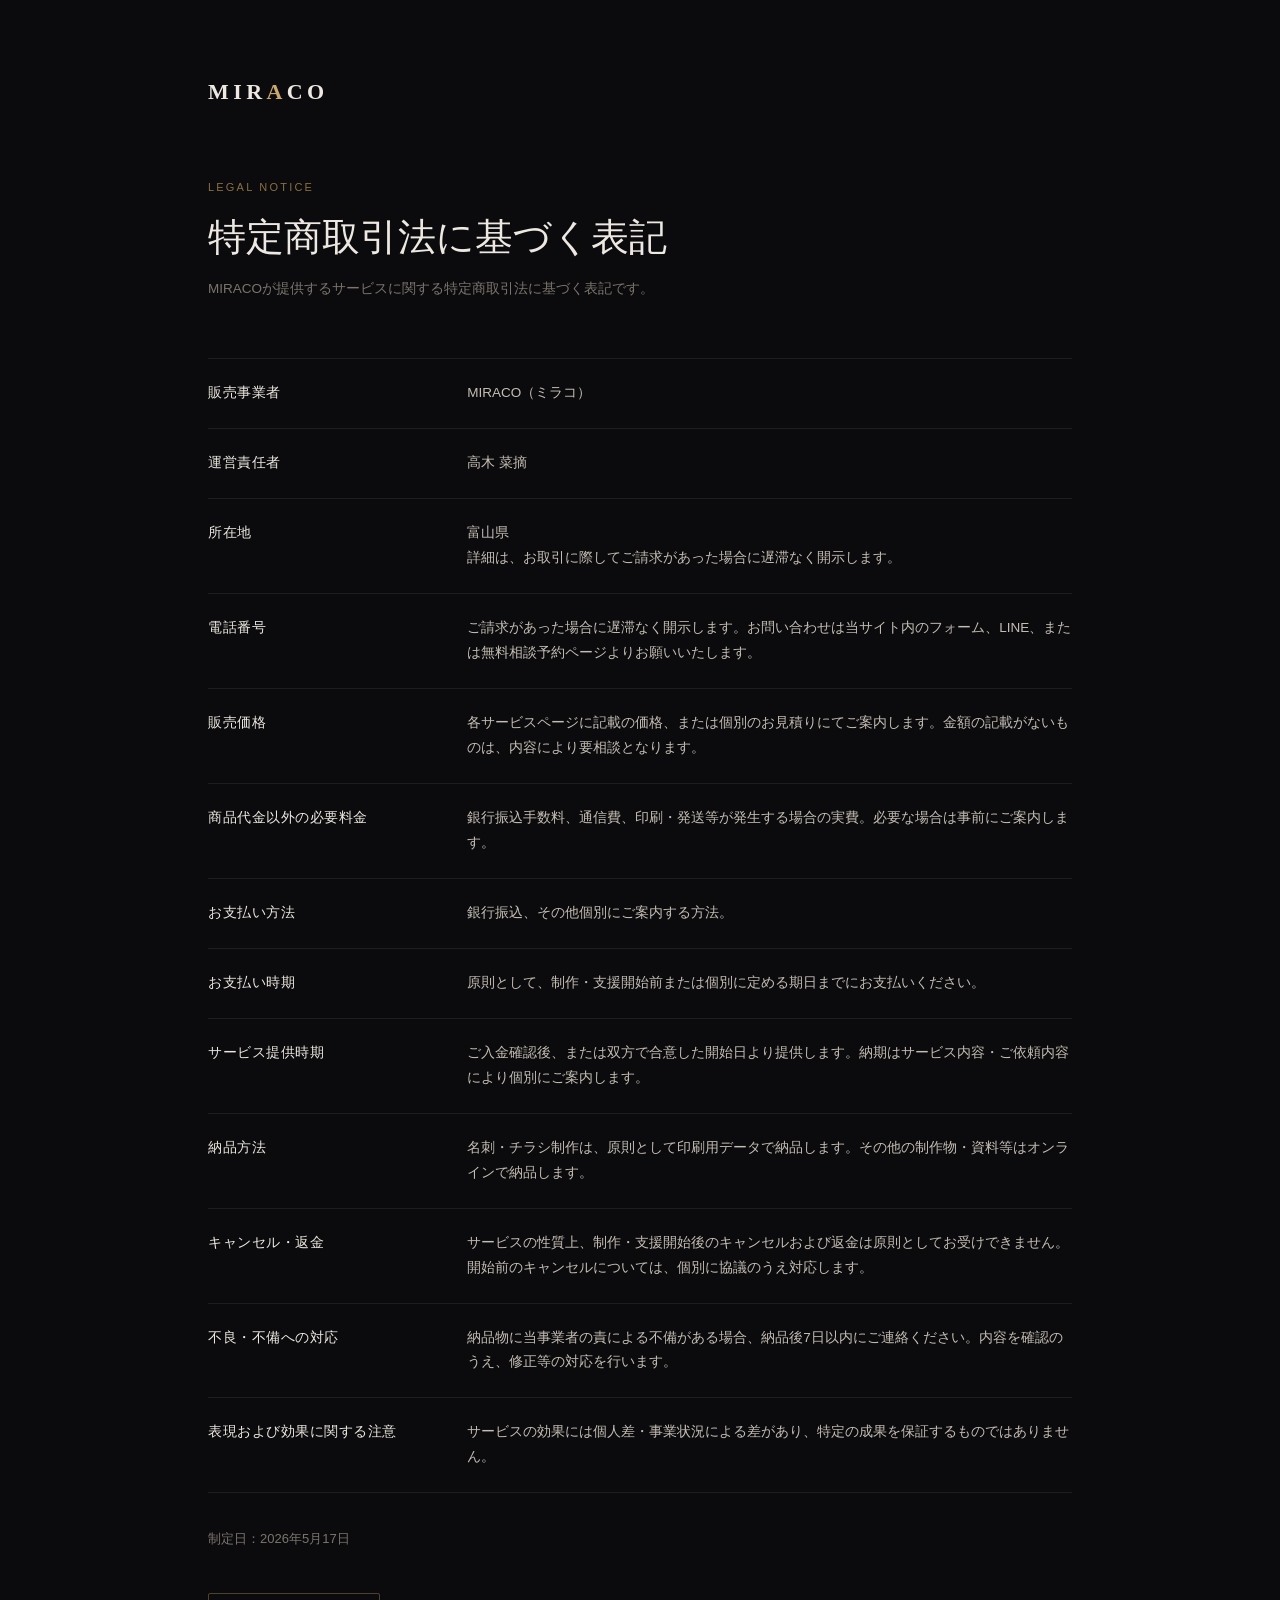
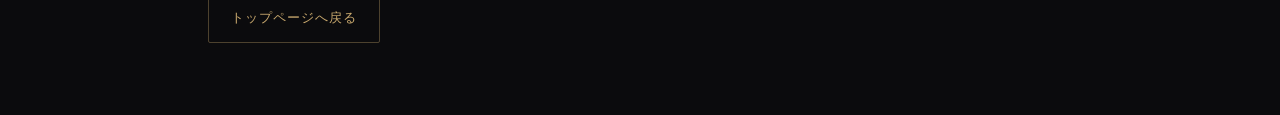
<file: legal.html>
<!DOCTYPE html>
<html lang="ja">
<head>
<meta charset="UTF-8">
<meta name="viewport" content="width=device-width, initial-scale=1.0">
<title>特定商取引法に基づく表記 | MIRACO</title>
<meta name="description" content="MIRACO（ミラコ）の特定商取引法に基づく表記です。">
<meta name="robots" content="index, follow">
<link rel="canonical" href="https://miracobackoffice.com/legal.html">
<meta http-equiv="Content-Security-Policy" content="
  default-src 'self';
  style-src 'self' 'unsafe-inline' https://fonts.googleapis.com;
  font-src 'self' https://fonts.gstatic.com;
  img-src 'self' data:;
  script-src 'self' 'unsafe-inline';
  object-src 'none';
  base-uri 'self';
">
<link rel="preconnect" href="https://fonts.googleapis.com">
<link rel="preconnect" href="https://fonts.gstatic.com" crossorigin>
<link href="https://fonts.googleapis.com/css2?family=Noto+Sans+JP:wght@300;400;500;700&family=Cormorant+Garamond:wght@300;600&family=DM+Sans:wght@300;400;500&display=swap" rel="stylesheet">
<style>
*,*::before,*::after{box-sizing:border-box;margin:0;padding:0}
:root{--bg:#0b0b0d;--bg-s:#111115;--text:#ede8e1;--text-b:#c4bdb4;--text-m:#7b746d;--gold:#c9a96e;--gold-d:#8a6f42;--border:rgba(255,255,255,.08)}
body{background:var(--bg);color:var(--text-b);font-family:'DM Sans','Noto Sans JP',sans-serif;font-size:13.5px;line-height:1.85;-webkit-font-smoothing:antialiased}
a{color:var(--gold);text-decoration:none}
a:hover{color:var(--text)}
.wrap{max-width:920px;margin:0 auto;padding:72px 28px}
.brand{font-family:'Cormorant Garamond',serif;font-size:22px;font-weight:600;letter-spacing:.2em;color:var(--text);margin-bottom:64px;display:inline-block}
.brand span{color:var(--gold)}
.label{font-size:11px;letter-spacing:.2em;color:var(--gold-d);text-transform:uppercase;margin-bottom:18px}
h1{font-family:'Cormorant Garamond',serif;font-size:clamp(24px,4vw,38px);font-weight:300;line-height:1.16;color:var(--text);margin-bottom:18px}
.lead{color:var(--text-m);margin-bottom:56px}
table{width:100%;border-collapse:collapse;border-top:.5px solid var(--border)}
th,td{border-bottom:.5px solid var(--border);padding:22px 0;text-align:left;vertical-align:top}
th{width:30%;padding-right:28px;color:var(--text);font-weight:500;letter-spacing:.04em}
td{color:var(--text-b);font-weight:300}
.note{margin-top:34px;color:var(--text-m);font-size:13px}
.back{display:inline-block;margin-top:42px;border:.5px solid rgba(201,169,110,.35);padding:12px 22px;border-radius:2px;font-size:13px;letter-spacing:.08em}
@media(max-width:640px){th,td{display:block;width:100%;padding:14px 0}th{border-bottom:0;padding-bottom:4px}td{padding-top:0}}
</style>
</head>
<body>
<main class="wrap">
  <a class="brand" href="index.html">MIR<span>A</span>CO</a>
  <p class="label">Legal Notice</p>
  <h1>特定商取引法に基づく表記</h1>
  <p class="lead">MIRACOが提供するサービスに関する特定商取引法に基づく表記です。</p>

  <table>
    <tr>
      <th>販売事業者</th>
      <td>MIRACO（ミラコ）</td>
    </tr>
    <tr>
      <th>運営責任者</th>
      <td>高木 菜摘</td>
    </tr>
    <tr>
      <th>所在地</th>
      <td>富山県<br>詳細は、お取引に際してご請求があった場合に遅滞なく開示します。</td>
    </tr>
    <tr>
      <th>電話番号</th>
      <td>ご請求があった場合に遅滞なく開示します。お問い合わせは当サイト内のフォーム、LINE、または無料相談予約ページよりお願いいたします。</td>
    </tr>
    <tr>
      <th>販売価格</th>
      <td>各サービスページに記載の価格、または個別のお見積りにてご案内します。金額の記載がないものは、内容により要相談となります。</td>
    </tr>
    <tr>
      <th>商品代金以外の必要料金</th>
      <td>銀行振込手数料、通信費、印刷・発送等が発生する場合の実費。必要な場合は事前にご案内します。</td>
    </tr>
    <tr>
      <th>お支払い方法</th>
      <td>銀行振込、その他個別にご案内する方法。</td>
    </tr>
    <tr>
      <th>お支払い時期</th>
      <td>原則として、制作・支援開始前または個別に定める期日までにお支払いください。</td>
    </tr>
    <tr>
      <th>サービス提供時期</th>
      <td>ご入金確認後、または双方で合意した開始日より提供します。納期はサービス内容・ご依頼内容により個別にご案内します。</td>
    </tr>
    <tr>
      <th>納品方法</th>
      <td>名刺・チラシ制作は、原則として印刷用データで納品します。その他の制作物・資料等はオンラインで納品します。</td>
    </tr>
    <tr>
      <th>キャンセル・返金</th>
      <td>サービスの性質上、制作・支援開始後のキャンセルおよび返金は原則としてお受けできません。開始前のキャンセルについては、個別に協議のうえ対応します。</td>
    </tr>
    <tr>
      <th>不良・不備への対応</th>
      <td>納品物に当事業者の責による不備がある場合、納品後7日以内にご連絡ください。内容を確認のうえ、修正等の対応を行います。</td>
    </tr>
    <tr>
      <th>表現および効果に関する注意</th>
      <td>サービスの効果には個人差・事業状況による差があり、特定の成果を保証するものではありません。</td>
    </tr>
  </table>

  <p class="note">制定日：2026年5月17日</p>
  <a class="back" href="index.html">トップページへ戻る</a>
</main>

<!-- MOTION: スクロールで静かに現れる（外部ライブラリなし／動きを減らす設定を尊重） -->
<style>
@media (prefers-reduced-motion: no-preference) {
  .rv { opacity: 0; transform: translateY(28px); }
  .rv-on { opacity: 1; transform: none;
    transition: opacity .9s cubic-bezier(.22,.61,.36,1), transform .9s cubic-bezier(.22,.61,.36,1); }
  .rv-d1 { transition-delay: .13s; }
  .rv-d2 { transition-delay: .26s; }
  .rv-d3 { transition-delay: .39s; }
  .rv-d4 { transition-delay: .52s; }
}
</style>
<script>
(function(){
  if (window.matchMedia && window.matchMedia('(prefers-reduced-motion: reduce)').matches) return;
  if (!('IntersectionObserver' in window)) return;

  var SEL = [
    // 共通
    '.page-hero .eyebrow', '.page-hero h1', '.page-hero p',
    '.s-label', '.section-label', '.section-title', '.cta-section',
    // トップ
    '.hero-h1', '.hero-sub-h', '.hero-body', '.hero-actions',
    '.mission-eyebrow', '.mission-statement', '.mission-lead', '.mission-sub-label',
    '.reason-chip', '.layer', '.case-card', '.blog-card',
    // サービス・事例・FAQ
    '.svc-detail-card', '.svc-cat', '.price-row', '.flow-grid > *',
    '.support-card', '.faq-item', '.faq-category-label',
    // 代表・イベント・申込
    '.value-card', '.tl-item', '.history-section',
    '.event-card', '.apply-event', '.apply-lead', '.form-card', '.done-card',
    '.signup-detail-card', '.signup-detail-item',
    // チェックリスト・問い合わせ
    '.cl-lead', '.cl-cat', '.cl-result',
    '.contact-info-item', '.contact-form-card'
  ].join(',');

  var nodes = [];
  try { nodes = Array.prototype.slice.call(document.querySelectorAll(SEL)); } catch(e) { return; }

  nodes = nodes.filter(function(el){
    if (el.closest && el.closest('nav, footer, .mobile-menu, .cl-bar')) return false;
    if (el.dataset && el.dataset.noRv) return false;
    return true;
  });

  var seen = [];
  nodes.forEach(function(el){
    if (seen.indexOf(el) > -1) return;
    seen.push(el);
    el.classList.add('rv');
  });

  var io = new IntersectionObserver(function(entries){
    entries.forEach(function(en){
      if (!en.isIntersecting) return;
      var el = en.target;
      var sibs = el.parentNode ? Array.prototype.slice.call(el.parentNode.children).filter(function(c){
        return c.classList && c.classList.contains('rv');
      }) : [];
      var i = sibs.indexOf(el);
      if (i === 1) el.classList.add('rv-d1');
      else if (i === 2) el.classList.add('rv-d2');
      else if (i === 3) el.classList.add('rv-d3');
      else if (i >= 4) el.classList.add('rv-d4');
      el.classList.add('rv-on');
      io.unobserve(el);
    });
  }, { threshold: 0.08, rootMargin: '0px 0px -8% 0px' });

  // 読み込み時点で画面内にあるものは、上から順に少しずつ遅らせて見せる
  var first = seen.filter(function(el){
    var r = el.getBoundingClientRect();
    return r.top < window.innerHeight && r.bottom > 0;
  });
  first.forEach(function(el, i){
    setTimeout(function(){ el.classList.add('rv-on'); }, 120 + i * 130);
  });
  seen.forEach(function(el){ if (first.indexOf(el) === -1) io.observe(el); });

  // 保険: 3秒後に未表示のものは強制表示（読めない事故を防ぐ）
  setTimeout(function(){
    seen.forEach(function(el){ el.classList.add('rv-on'); });
  }, 3000);
})();
</script>
</body>
</html>
</file>
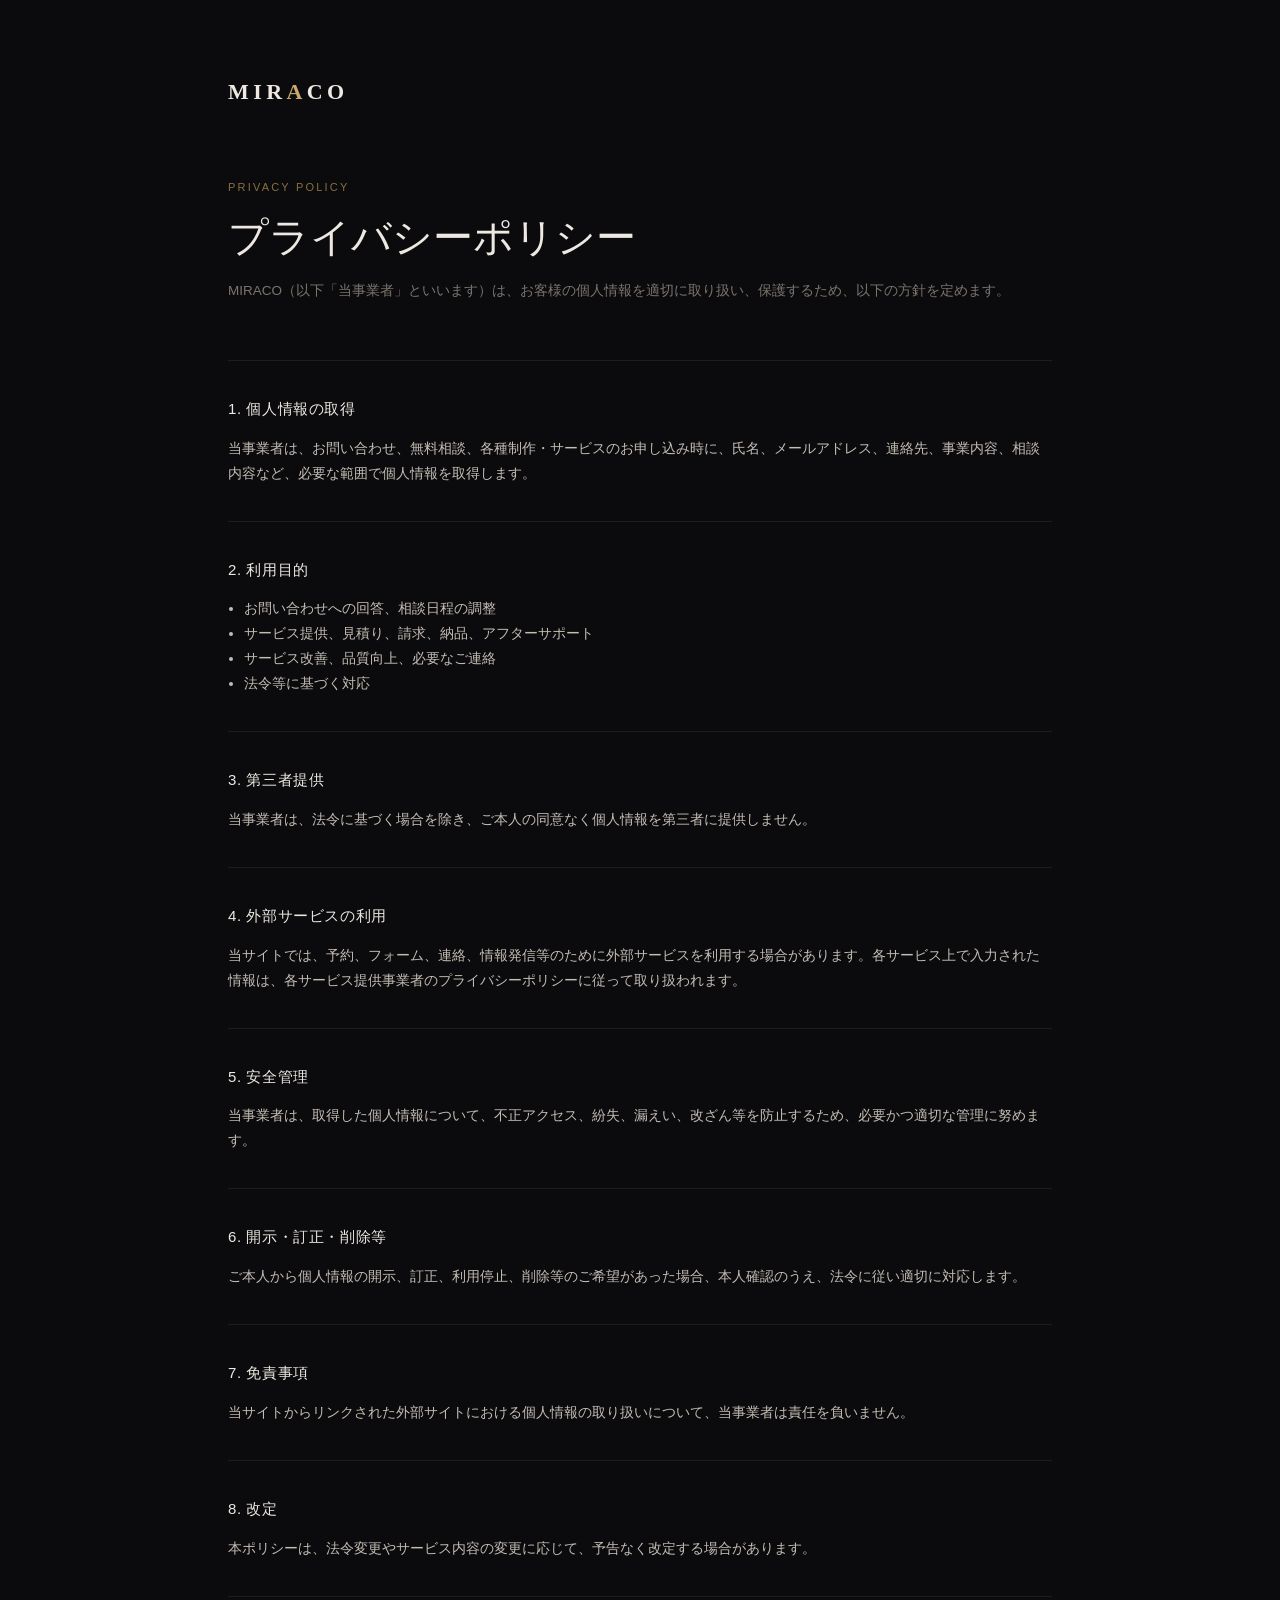
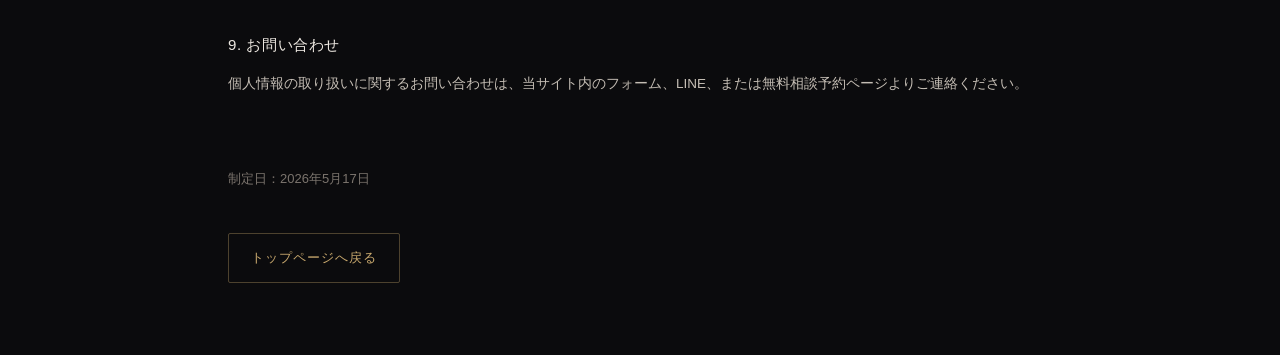
<file: privacy.html>
<!DOCTYPE html>
<html lang="ja">
<head>
<meta charset="UTF-8">
<meta name="viewport" content="width=device-width, initial-scale=1.0">
<title>プライバシーポリシー | MIRACO</title>
<meta name="description" content="MIRACO（ミラコ）のプライバシーポリシーです。">
<meta name="robots" content="index, follow">
<link rel="canonical" href="https://miracobackoffice.com/privacy.html">
<meta http-equiv="Content-Security-Policy" content="
  default-src 'self';
  style-src 'self' 'unsafe-inline' https://fonts.googleapis.com;
  font-src 'self' https://fonts.gstatic.com;
  img-src 'self' data:;
  script-src 'self' 'unsafe-inline';
  object-src 'none';
  base-uri 'self';
">
<link rel="preconnect" href="https://fonts.googleapis.com">
<link rel="preconnect" href="https://fonts.gstatic.com" crossorigin>
<link href="https://fonts.googleapis.com/css2?family=Noto+Sans+JP:wght@300;400;500;700&family=Cormorant+Garamond:wght@300;600&family=DM+Sans:wght@300;400;500&display=swap" rel="stylesheet">
<style>
*,*::before,*::after{box-sizing:border-box;margin:0;padding:0}
:root{--bg:#0b0b0d;--bg-s:#111115;--text:#ede8e1;--text-b:#c4bdb4;--text-m:#7b746d;--gold:#c9a96e;--gold-d:#8a6f42;--border:rgba(255,255,255,.08)}
body{background:var(--bg);color:var(--text-b);font-family:'DM Sans','Noto Sans JP',sans-serif;font-size:13.5px;line-height:1.85;-webkit-font-smoothing:antialiased}
a{color:var(--gold);text-decoration:none}
a:hover{color:var(--text)}
.wrap{max-width:880px;margin:0 auto;padding:72px 28px}
.brand{font-family:'Cormorant Garamond',serif;font-size:22px;font-weight:600;letter-spacing:.2em;color:var(--text);margin-bottom:64px;display:inline-block}
.brand span{color:var(--gold)}
.label{font-size:11px;letter-spacing:.2em;color:var(--gold-d);text-transform:uppercase;margin-bottom:18px}
h1{font-family:'Cormorant Garamond',serif;font-size:clamp(24px,4vw,40px);font-weight:300;line-height:1.15;color:var(--text);margin-bottom:18px}
.lead{color:var(--text-m);margin-bottom:56px}
section{border-top:.5px solid var(--border);padding:34px 0}
h2{font-size:15px;color:var(--text);font-weight:500;margin-bottom:14px;letter-spacing:.04em}
p,li{color:var(--text-b);font-weight:300}
ul{padding-left:1.2em}
.date{margin-top:36px;color:var(--text-m);font-size:13px}
.back{display:inline-block;margin-top:42px;border:.5px solid rgba(201,169,110,.35);padding:12px 22px;border-radius:2px;font-size:13px;letter-spacing:.08em}
</style>
</head>
<body>
<main class="wrap">
  <a class="brand" href="index.html">MIR<span>A</span>CO</a>
  <p class="label">Privacy Policy</p>
  <h1>プライバシーポリシー</h1>
  <p class="lead">MIRACO（以下「当事業者」といいます）は、お客様の個人情報を適切に取り扱い、保護するため、以下の方針を定めます。</p>

  <section>
    <h2>1. 個人情報の取得</h2>
    <p>当事業者は、お問い合わせ、無料相談、各種制作・サービスのお申し込み時に、氏名、メールアドレス、連絡先、事業内容、相談内容など、必要な範囲で個人情報を取得します。</p>
  </section>

  <section>
    <h2>2. 利用目的</h2>
    <ul>
      <li>お問い合わせへの回答、相談日程の調整</li>
      <li>サービス提供、見積り、請求、納品、アフターサポート</li>
      <li>サービス改善、品質向上、必要なご連絡</li>
      <li>法令等に基づく対応</li>
    </ul>
  </section>

  <section>
    <h2>3. 第三者提供</h2>
    <p>当事業者は、法令に基づく場合を除き、ご本人の同意なく個人情報を第三者に提供しません。</p>
  </section>

  <section>
    <h2>4. 外部サービスの利用</h2>
    <p>当サイトでは、予約、フォーム、連絡、情報発信等のために外部サービスを利用する場合があります。各サービス上で入力された情報は、各サービス提供事業者のプライバシーポリシーに従って取り扱われます。</p>
  </section>

  <section>
    <h2>5. 安全管理</h2>
    <p>当事業者は、取得した個人情報について、不正アクセス、紛失、漏えい、改ざん等を防止するため、必要かつ適切な管理に努めます。</p>
  </section>

  <section>
    <h2>6. 開示・訂正・削除等</h2>
    <p>ご本人から個人情報の開示、訂正、利用停止、削除等のご希望があった場合、本人確認のうえ、法令に従い適切に対応します。</p>
  </section>

  <section>
    <h2>7. 免責事項</h2>
    <p>当サイトからリンクされた外部サイトにおける個人情報の取り扱いについて、当事業者は責任を負いません。</p>
  </section>

  <section>
    <h2>8. 改定</h2>
    <p>本ポリシーは、法令変更やサービス内容の変更に応じて、予告なく改定する場合があります。</p>
  </section>

  <section>
    <h2>9. お問い合わせ</h2>
    <p>個人情報の取り扱いに関するお問い合わせは、当サイト内のフォーム、LINE、または無料相談予約ページよりご連絡ください。</p>
  </section>

  <p class="date">制定日：2026年5月17日</p>
  <a class="back" href="index.html">トップページへ戻る</a>
</main>

<!-- MOTION: スクロールで静かに現れる（外部ライブラリなし／動きを減らす設定を尊重） -->
<style>
@media (prefers-reduced-motion: no-preference) {
  .rv { opacity: 0; transform: translateY(28px); }
  .rv-on { opacity: 1; transform: none;
    transition: opacity .9s cubic-bezier(.22,.61,.36,1), transform .9s cubic-bezier(.22,.61,.36,1); }
  .rv-d1 { transition-delay: .13s; }
  .rv-d2 { transition-delay: .26s; }
  .rv-d3 { transition-delay: .39s; }
  .rv-d4 { transition-delay: .52s; }
}
</style>
<script>
(function(){
  if (window.matchMedia && window.matchMedia('(prefers-reduced-motion: reduce)').matches) return;
  if (!('IntersectionObserver' in window)) return;

  var SEL = [
    // 共通
    '.page-hero .eyebrow', '.page-hero h1', '.page-hero p',
    '.s-label', '.section-label', '.section-title', '.cta-section',
    // トップ
    '.hero-h1', '.hero-sub-h', '.hero-body', '.hero-actions',
    '.mission-eyebrow', '.mission-statement', '.mission-lead', '.mission-sub-label',
    '.reason-chip', '.layer', '.case-card', '.blog-card',
    // サービス・事例・FAQ
    '.svc-detail-card', '.svc-cat', '.price-row', '.flow-grid > *',
    '.support-card', '.faq-item', '.faq-category-label',
    // 代表・イベント・申込
    '.value-card', '.tl-item', '.history-section',
    '.event-card', '.apply-event', '.apply-lead', '.form-card', '.done-card',
    '.signup-detail-card', '.signup-detail-item',
    // チェックリスト・問い合わせ
    '.cl-lead', '.cl-cat', '.cl-result',
    '.contact-info-item', '.contact-form-card'
  ].join(',');

  var nodes = [];
  try { nodes = Array.prototype.slice.call(document.querySelectorAll(SEL)); } catch(e) { return; }

  nodes = nodes.filter(function(el){
    if (el.closest && el.closest('nav, footer, .mobile-menu, .cl-bar')) return false;
    if (el.dataset && el.dataset.noRv) return false;
    return true;
  });

  var seen = [];
  nodes.forEach(function(el){
    if (seen.indexOf(el) > -1) return;
    seen.push(el);
    el.classList.add('rv');
  });

  var io = new IntersectionObserver(function(entries){
    entries.forEach(function(en){
      if (!en.isIntersecting) return;
      var el = en.target;
      var sibs = el.parentNode ? Array.prototype.slice.call(el.parentNode.children).filter(function(c){
        return c.classList && c.classList.contains('rv');
      }) : [];
      var i = sibs.indexOf(el);
      if (i === 1) el.classList.add('rv-d1');
      else if (i === 2) el.classList.add('rv-d2');
      else if (i === 3) el.classList.add('rv-d3');
      else if (i >= 4) el.classList.add('rv-d4');
      el.classList.add('rv-on');
      io.unobserve(el);
    });
  }, { threshold: 0.08, rootMargin: '0px 0px -8% 0px' });

  // 読み込み時点で画面内にあるものは、上から順に少しずつ遅らせて見せる
  var first = seen.filter(function(el){
    var r = el.getBoundingClientRect();
    return r.top < window.innerHeight && r.bottom > 0;
  });
  first.forEach(function(el, i){
    setTimeout(function(){ el.classList.add('rv-on'); }, 120 + i * 130);
  });
  seen.forEach(function(el){ if (first.indexOf(el) === -1) io.observe(el); });

  // 保険: 3秒後に未表示のものは強制表示（読めない事故を防ぐ）
  setTimeout(function(){
    seen.forEach(function(el){ el.classList.add('rv-on'); });
  }, 3000);
})();
</script>
</body>
</html>
</file>
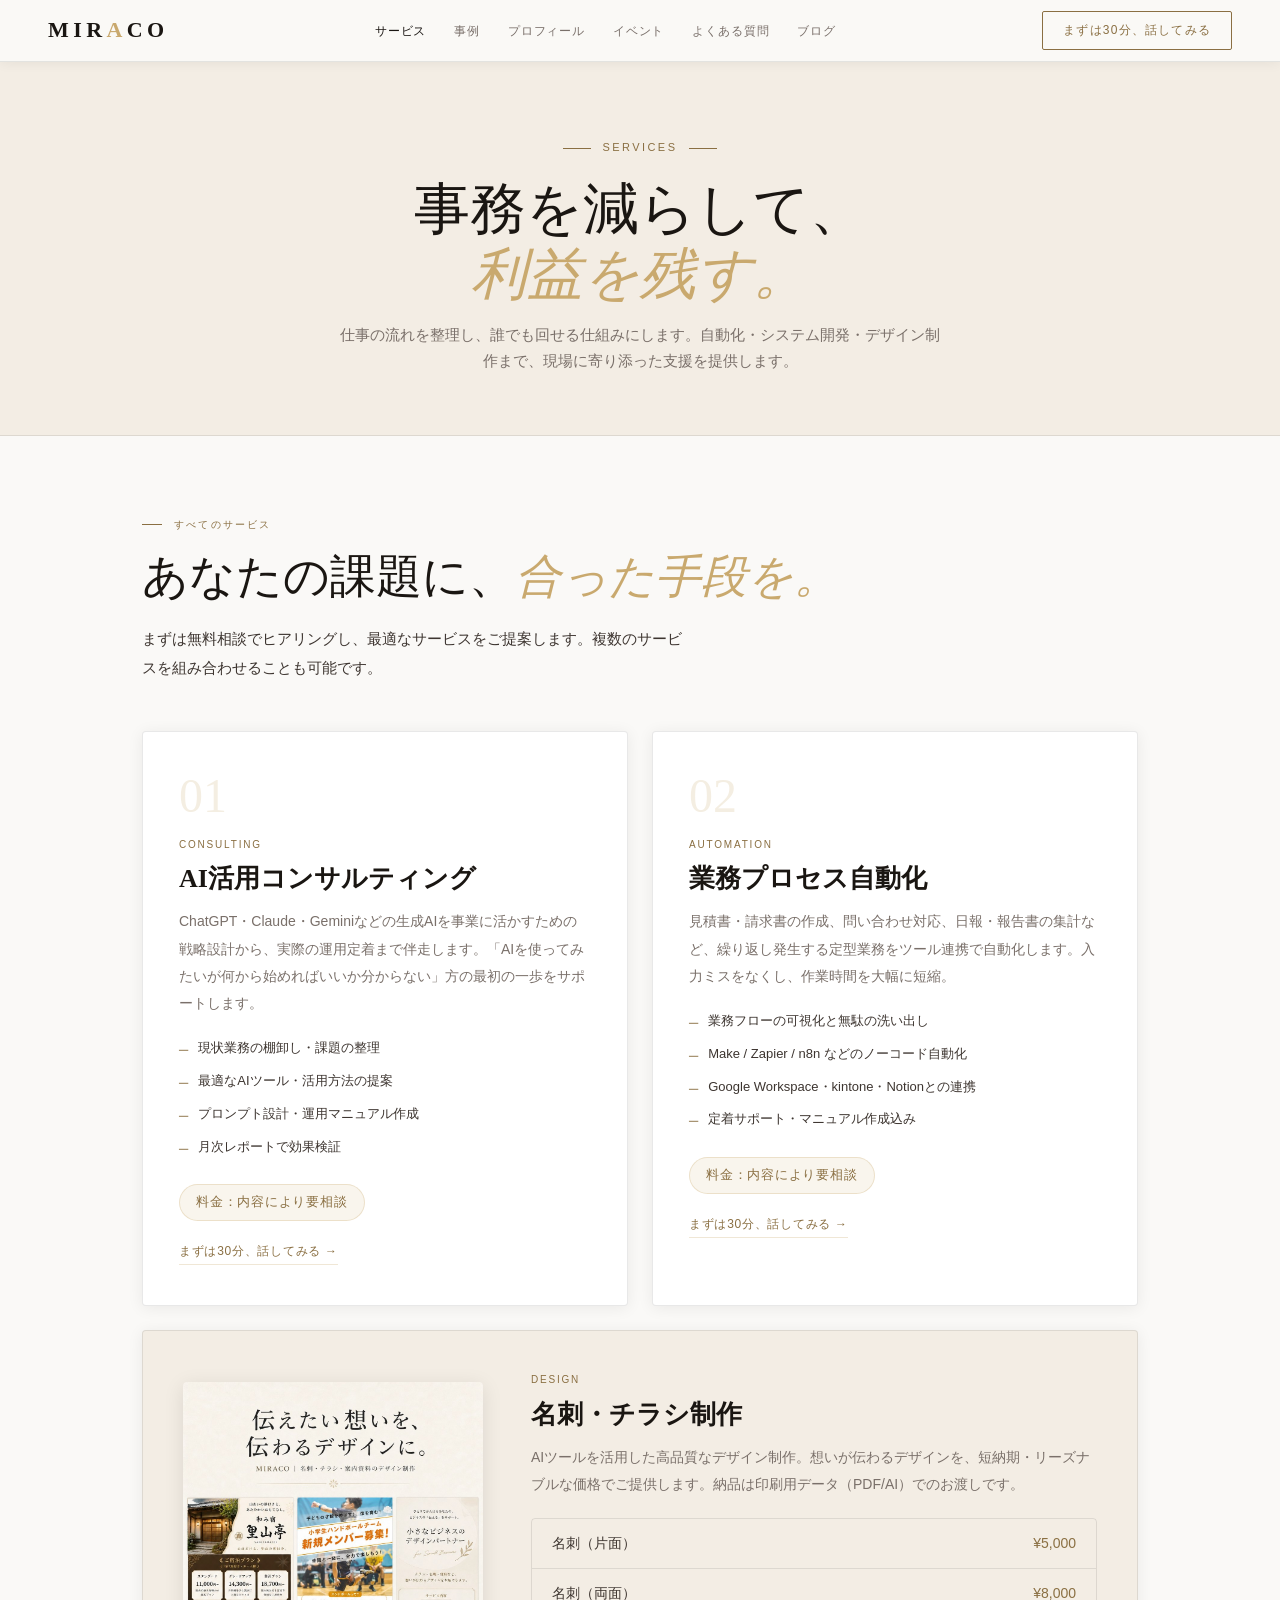
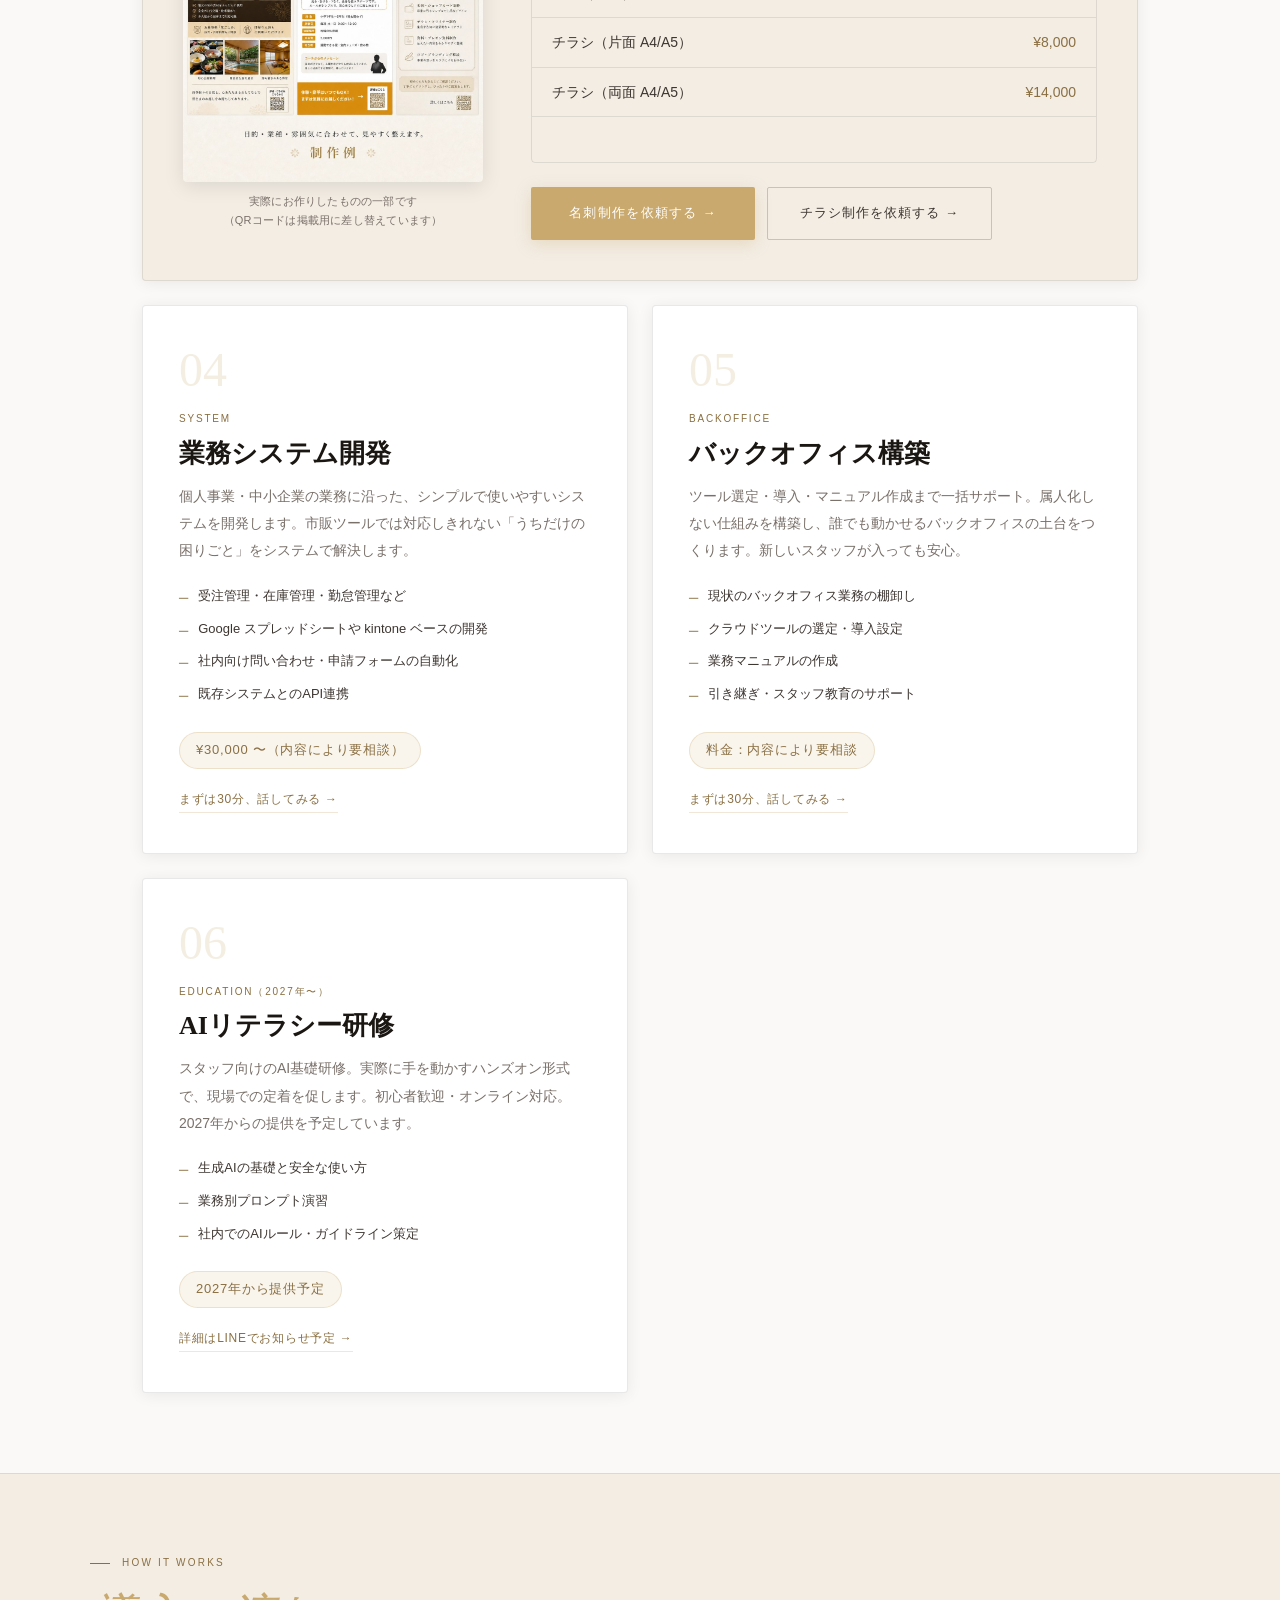
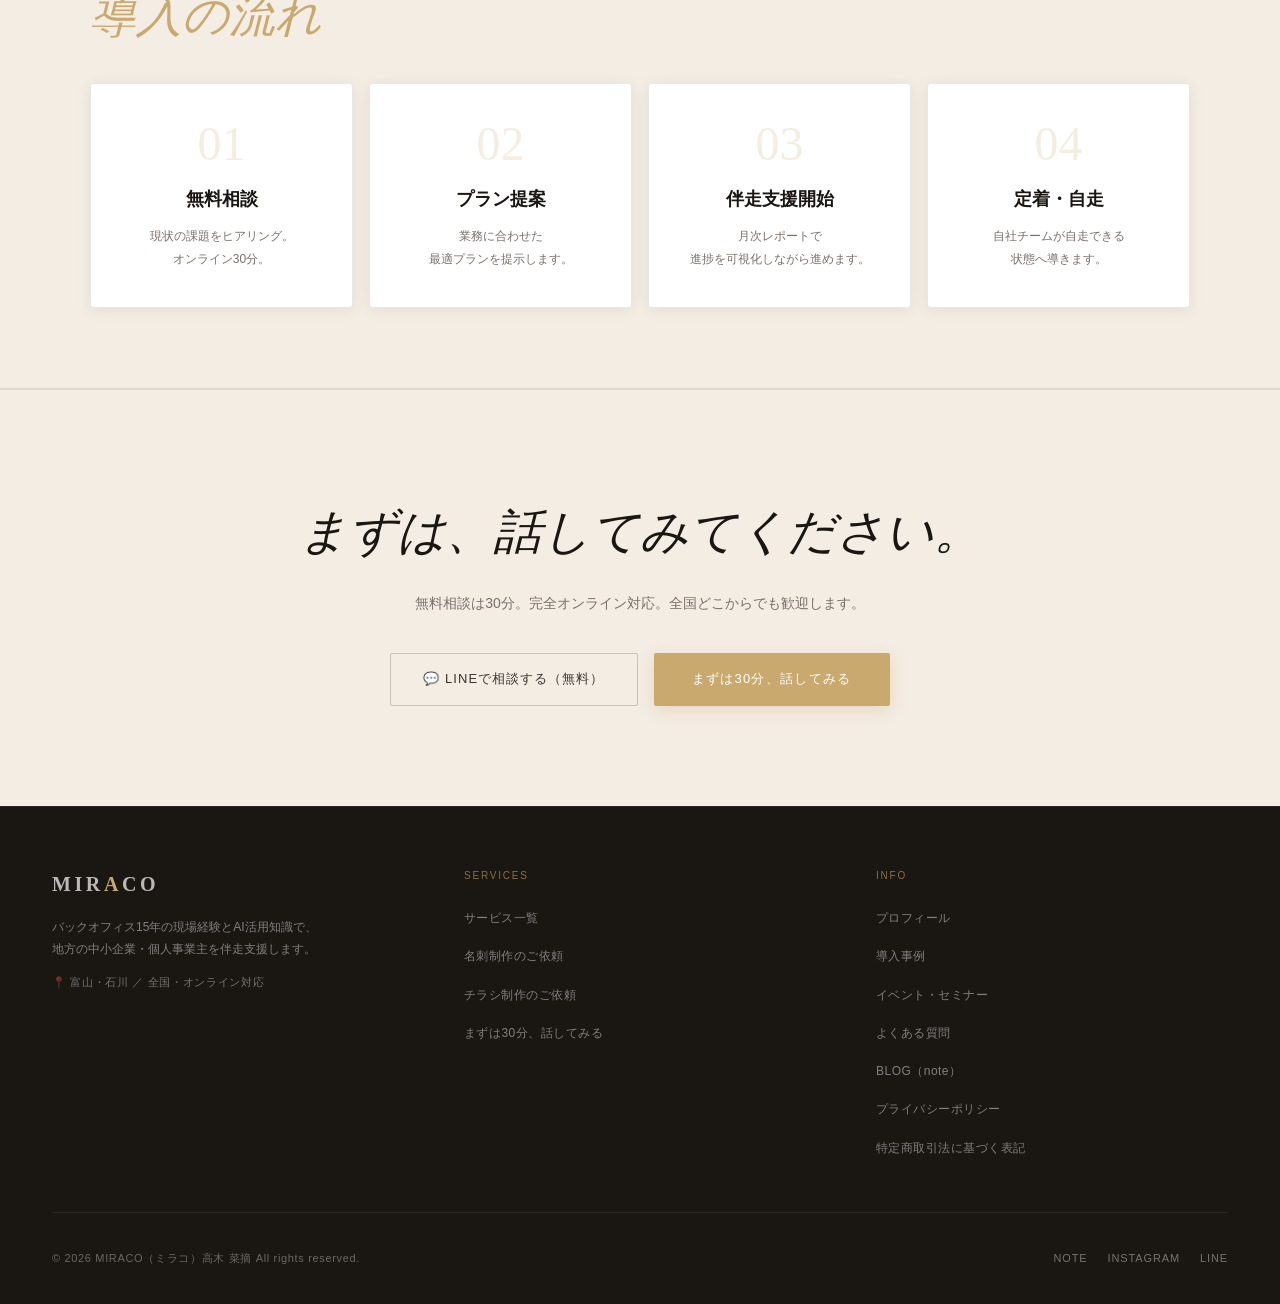
<file: services.html>
<!DOCTYPE html>
<html lang="ja">
<head>
<meta charset="UTF-8">
<meta name="viewport" content="width=device-width, initial-scale=1.0">
<title>サービス一覧 | MIRACO（ミラコ）事務を減らして、利益を残す</title>
<meta name="description" content="MIRACOのサービス一覧。バックオフィス構築、業務プロセス自動化、業務システム開発（¥30,000〜）、AI活用の定着支援、名刺・チラシ制作（¥5,000〜）。富山・石川、全国オンライン対応。">
<meta name="author" content="MIRACO（ミラコ）高木菜摘">
<meta name="robots" content="index, follow">
<meta property="og:title" content="サービス一覧 | MIRACO（ミラコ）">
<meta property="og:description" content="バックオフィス構築・業務自動化・システム開発・AI活用の定着支援。富山・石川、全国オンライン対応。">
<meta property="og:type" content="website">
<meta property="og:url" content="https://miracobackoffice.com/services.html">
<meta property="og:locale" content="ja_JP">
<meta property="og:site_name" content="MIRACO（ミラコ）">
<link rel="canonical" href="https://miracobackoffice.com/services.html">

<script type="application/ld+json">
{
  "@context": "https://schema.org",
  "@type": "ItemList",
  "name": "MIRACOサービス一覧",
  "url": "https://miracobackoffice.com/services.html",
  "itemListElement": [
    { "@type": "ListItem", "position": 1, "item": { "@type": "Service", "name": "AI活用コンサルティング", "provider": { "@type": "Organization", "name": "MIRACO" }, "description": "ChatGPT・Claude・Geminiを事業に活かすための戦略設計から運用定着まで。" } },
    { "@type": "ListItem", "position": 2, "item": { "@type": "Service", "name": "業務プロセス自動化", "provider": { "@type": "Organization", "name": "MIRACO" }, "description": "見積・請求・問い合わせ対応などの定型業務をツール連携で自動化。" } },
    { "@type": "ListItem", "position": 3, "item": { "@type": "Service", "name": "名刺・チラシ制作", "provider": { "@type": "Organization", "name": "MIRACO" }, "offers": { "@type": "Offer", "price": "5000", "priceCurrency": "JPY" } } },
    { "@type": "ListItem", "position": 4, "item": { "@type": "Service", "name": "業務システム開発", "provider": { "@type": "Organization", "name": "MIRACO" }, "offers": { "@type": "Offer", "price": "30000", "priceCurrency": "JPY" } } },
    { "@type": "ListItem", "position": 5, "item": { "@type": "Service", "name": "バックオフィス構築", "provider": { "@type": "Organization", "name": "MIRACO" } } }
  ]
}
</script>

<meta http-equiv="Content-Security-Policy" content="default-src 'self'; script-src 'self' 'unsafe-inline'; style-src 'self' 'unsafe-inline' https://fonts.googleapis.com; font-src 'self' https://fonts.gstatic.com; img-src 'self' data: https://images.unsplash.com; connect-src 'none'; frame-src 'none'; object-src 'none'; base-uri 'self'; form-action 'none';">
<meta http-equiv="X-Content-Type-Options" content="nosniff">
<meta http-equiv="X-Frame-Options" content="DENY">

<link rel="preconnect" href="https://fonts.googleapis.com">
<link rel="preconnect" href="https://fonts.gstatic.com" crossorigin>
<link href="https://fonts.googleapis.com/css2?family=Noto+Sans+JP:wght@300;400;500;700&family=Cormorant+Garamond:ital,wght@0,300;0,600;1,300;1,600&family=DM+Sans:wght@300;400;500&display=swap" rel="stylesheet">

<style>
*, *::before, *::after { box-sizing: border-box; margin: 0; padding: 0; }
:root {
  --bg:#faf9f7; --bg-s:#f3ede4; --bg-c:#ffffff; --bg-ch:#faf6f0;
  --gold:#C9A96E; --gold-l:#E8CFA0; --gold-d:#8A6F42; --gold-dim:rgba(201,169,110,0.12);
  --text:#1a1612; --text-b:#3d3530; --text-m:#7a706a;
  --border:rgba(0,0,0,0.09); --border-g:rgba(201,169,110,0.28); --shadow:0 2px 16px rgba(0,0,0,0.07);
}
html { scroll-behavior: smooth; }
body { background:var(--bg); color:var(--text-b); font-family:'DM Sans','Noto Sans JP',sans-serif; font-size:15px; line-height:1.75; -webkit-font-smoothing:antialiased; }
img { max-width:100%; display:block; }

nav {
  position:fixed; top:0; left:0; right:0; z-index:1000;
  display:flex; align-items:center; justify-content:space-between;
  padding:0 48px; height:62px;
  background:rgba(250,249,247,0.96); backdrop-filter:blur(16px); -webkit-backdrop-filter:blur(16px);
  border-bottom:0.5px solid var(--border); box-shadow:0 1px 12px rgba(0,0,0,0.06);
}
.nav-logo { font-family:'Cormorant Garamond',serif; font-size:22px; font-weight:600; letter-spacing:0.2em; color:var(--text); text-decoration:none; }
.nav-logo span { color:var(--gold); }
.nav-links { display:flex; gap:28px; list-style:none; }
.nav-links a { color:var(--text-m); text-decoration:none; font-size:12px; letter-spacing:0.07em; transition:color 0.2s; }
.nav-links a:hover,.nav-links a.active { color:var(--text); }
.nav-btn { border:1px solid var(--gold-d); background:transparent; color:var(--gold-d); padding:8px 20px; border-radius:2px; font-size:12px; letter-spacing:0.1em; cursor:pointer; font-family:inherit; text-decoration:none; display:inline-block; transition:all 0.25s; }
.nav-btn:hover { background:var(--gold-d); color:#fff; }
.nav-hamburger { display:none; flex-direction:column; gap:5px; background:none; border:none; cursor:pointer; padding:4px; }
.nav-hamburger span { display:block; width:22px; height:1px; background:var(--text-b); transition:all 0.3s; }
.mobile-menu { display:none; position:fixed; top:62px; left:0; right:0; background:rgba(250,249,247,0.98); border-bottom:0.5px solid var(--border); padding:24px 28px; z-index:999; flex-direction:column; gap:0; box-shadow:0 8px 24px rgba(0,0,0,0.08); }
.mobile-menu.open { display:flex; }
.mobile-menu a { color:var(--text-b); text-decoration:none; font-size:14px; padding:14px 0; border-bottom:0.5px solid var(--border); transition:color 0.2s; }
.mobile-menu a:hover { color:var(--gold-d); }
.mobile-menu .m-cta { margin-top:20px; background:var(--gold); color:#fff; text-align:center; padding:14px; border-radius:2px; font-weight:500; }

.page-hero { padding:130px 52px 60px; background:var(--bg-s); border-bottom:0.5px solid var(--border); text-align:center; }
.page-hero .eyebrow { display:inline-flex; align-items:center; gap:12px; font-size:11px; letter-spacing:0.22em; color:var(--gold-d); font-weight:400; margin-bottom:20px; text-transform:uppercase; }
.eyebrow-line { width:28px; height:0.5px; background:var(--gold-d); }
.page-hero h1 { font-family:'Cormorant Garamond',serif; font-size:clamp(32px,5vw,56px); font-weight:300; color:var(--text); line-height:1.15; margin-bottom:16px; }
.page-hero h1 em { font-style:italic; color:var(--gold); }
.page-hero p { font-size:15px; color:var(--text-m); font-weight:300; max-width:600px; margin:0 auto; }

.section { padding:80px 52px; max-width:1100px; margin:0 auto; }
.s-label { font-size:10px; letter-spacing:0.22em; color:var(--gold-d); font-weight:400; text-transform:uppercase; margin-bottom:18px; display:flex; align-items:center; gap:12px; }
.s-label::before { content:''; width:20px; height:0.5px; background:var(--gold-d); }
.s-title { font-family:'Cormorant Garamond',serif; font-size:clamp(28px,4vw,46px); font-weight:300; line-height:1.15; color:var(--text); margin-bottom:20px; }
.s-title em { font-style:italic; color:var(--gold); }
.s-body { font-size:15px; line-height:1.95; color:var(--text-b); font-weight:300; max-width:540px; margin-bottom:48px; }

/* SERVICE CARDS */
.svc-detail-grid { display:grid; grid-template-columns:1fr 1fr; gap:24px; }
.svc-detail-card {
  background:var(--bg-c); border:0.5px solid var(--border); border-radius:4px;
  padding:40px 36px; box-shadow:var(--shadow);
  transition:box-shadow 0.3s, transform 0.2s;
}
.svc-detail-card:hover { box-shadow:0 6px 28px rgba(0,0,0,0.1); transform:translateY(-2px); }
.svc-num { font-family:'Cormorant Garamond',serif; font-size:48px; font-weight:300; color:rgba(201,169,110,0.2); line-height:1; margin-bottom:16px; }
.svc-cat { font-size:10px; letter-spacing:0.18em; color:var(--gold-d); text-transform:uppercase; margin-bottom:10px; }
.svc-name { font-family:'Cormorant Garamond',serif; font-size:26px; font-weight:600; color:var(--text); margin-bottom:14px; line-height:1.2; }
.svc-desc { font-size:14px; color:var(--text-m); line-height:1.95; font-weight:300; margin-bottom:20px; }
.svc-detail-list { list-style:none; display:flex; flex-direction:column; gap:8px; margin-bottom:24px; }
.svc-detail-list li { font-size:13px; color:var(--text-b); display:flex; gap:10px; align-items:flex-start; }
.svc-detail-list li::before { content:'─'; color:var(--gold-d); flex-shrink:0; margin-top:2px; }
.svc-price-badge {
  display:inline-block; background:var(--gold-dim); border:0.5px solid var(--border-g);
  color:var(--gold-d); font-size:13px; font-weight:500; letter-spacing:0.06em;
  padding:6px 16px; border-radius:100px;
}
.svc-cta { display:inline-block; margin-top:20px; font-size:12px; color:var(--gold-d); text-decoration:none; letter-spacing:0.06em; border-bottom:0.5px solid var(--border-g); padding-bottom:2px; transition:color 0.2s; }
.svc-cta:hover { color:var(--text); }

/* DESIGN SERVICE HIGHLIGHT */
.design-highlight {
  background:var(--bg-s); border:0.5px solid var(--border);
  border-radius:4px; padding:40px 40px; grid-column:1/-1;
  display:flex; gap:48px; align-items:center;
  box-shadow:var(--shadow);
}
.design-highlight-text { flex:1; }
.design-fig { flex-shrink:0; width:300px; margin:0; }
.design-img {
  width:100%; height:auto; border-radius:4px; display:block;
  object-fit:cover; aspect-ratio:3/4;
  background:var(--bg-c);
  box-shadow:0 4px 20px rgba(0,0,0,0.1);
}
.design-cap {
  margin-top:10px; font-size:11px; line-height:1.7;
  color:var(--text-m); text-align:center; letter-spacing:.02em;
}
.price-table { margin-top:20px; border:0.5px solid var(--border); border-radius:4px; overflow:hidden; }
.price-row { display:flex; justify-content:space-between; padding:12px 20px; border-bottom:0.5px solid var(--border); font-size:14px; }
.price-row:last-child { border-bottom:none; }
.price-row-label { color:var(--text-b); }
.price-row-val { color:var(--gold-d); font-weight:500; }

/* FLOW STRIP */
.flow-strip { background:var(--bg-s); border-top:0.5px solid var(--border); border-bottom:0.5px solid var(--border); padding:80px 52px; }
.flow-inner { max-width:1100px; margin:0 auto; }
.flow-grid { display:grid; grid-template-columns:repeat(4,1fr); gap:16px; margin-top:40px; }
.flow-cell { background:var(--bg-c); padding:36px 24px; text-align:center; border:0.5px solid var(--border); border-radius:4px; box-shadow:var(--shadow); }
.flow-num { font-family:'Cormorant Garamond',serif; font-size:48px; font-weight:300; color:rgba(201,169,110,0.2); line-height:1; margin-bottom:16px; display:block; }
.flow-title { font-family:'Cormorant Garamond',serif; font-size:18px; font-weight:600; color:var(--text); margin-bottom:10px; }
.flow-desc { font-size:12px; color:var(--text-m); line-height:1.9; font-weight:300; }

.btn-gold { background:var(--gold); color:#fff; border:none; padding:15px 38px; border-radius:2px; font-size:13px; font-weight:500; letter-spacing:0.1em; cursor:pointer; font-family:inherit; text-decoration:none; display:inline-block; transition:opacity 0.2s,transform 0.2s; box-shadow:0 4px 16px rgba(201,169,110,0.3); }
.btn-gold:hover { opacity:0.88; transform:translateY(-1px); }
.btn-ghost { background:transparent; color:var(--text-b); border:1px solid rgba(0,0,0,0.18); padding:14px 32px; border-radius:2px; font-size:13px; letter-spacing:0.08em; cursor:pointer; font-family:inherit; text-decoration:none; display:inline-block; transition:all 0.2s; }
.btn-ghost:hover { border-color:var(--gold-d); color:var(--gold-d); }

.cta-section { text-align:center; padding:100px 48px; background:var(--bg-s); border-top:0.5px solid var(--border); }
.cta-title { font-family:'Cormorant Garamond',serif; font-size:clamp(28px,4vw,48px); font-weight:300; font-style:italic; color:var(--text); margin-bottom:16px; }
.cta-sub { font-size:14px; color:var(--text-m); margin-bottom:36px; line-height:1.95; }

footer { background:#1a1612; border-top:0.5px solid rgba(255,255,255,0.08); padding:60px 52px 36px; }
.footer-top { display:grid; grid-template-columns:1fr 1fr 1fr; gap:60px; padding-bottom:52px; border-bottom:0.5px solid rgba(255,255,255,0.08); margin-bottom:36px; }
.footer-brand .f-logo { font-family:'Cormorant Garamond',serif; font-size:20px; font-weight:600; letter-spacing:0.18em; color:rgba(255,255,255,0.7); margin-bottom:14px; }
.footer-brand .f-logo span { color:var(--gold); }
.footer-brand p { font-size:12px; color:rgba(255,255,255,0.45); line-height:1.85; font-weight:300; }
.footer-brand .f-location { font-size:11px; color:rgba(255,255,255,0.4); margin-top:12px; letter-spacing:0.06em; }
.footer-col h4 { font-size:10px; letter-spacing:0.18em; color:var(--gold-d); text-transform:uppercase; margin-bottom:20px; font-weight:400; }
.footer-col ul { list-style:none; display:flex; flex-direction:column; gap:12px; }
.footer-col a { font-size:12px; color:rgba(255,255,255,0.45); text-decoration:none; letter-spacing:0.04em; transition:color 0.2s; }
.footer-col a:hover { color:rgba(255,255,255,0.75); }
.footer-bottom { display:flex; justify-content:space-between; align-items:center; flex-wrap:wrap; gap:12px; }
.footer-bottom p { font-size:11px; color:rgba(255,255,255,0.35); letter-spacing:0.06em; }
.footer-socials { display:flex; gap:20px; }
.footer-socials a { font-size:11px; color:rgba(255,255,255,0.4); text-decoration:none; letter-spacing:0.08em; text-transform:uppercase; transition:color 0.2s; }
.footer-socials a:hover { color:var(--gold); }

@media (max-width:900px) {
  nav { padding:0 20px; }
  .nav-links,.nav-btn { display:none; }
  .nav-hamburger { display:flex; }
  .page-hero { padding:110px 24px 48px; }
  .section { padding:60px 24px; }
  .svc-detail-grid { grid-template-columns:1fr; }
  .design-highlight { flex-direction:column; padding:32px 24px; }
  .design-fig { width:100%; max-width:320px; margin:0 auto; }
  .flow-strip { padding:60px 24px; }
  .flow-grid { grid-template-columns:1fr 1fr; }
  footer { padding:48px 24px 28px; }
  .footer-top { grid-template-columns:1fr; gap:40px; }
  .footer-bottom { flex-direction:column; align-items:flex-start; }
}
@media (max-width:480px) {
  .flow-grid { grid-template-columns:1fr; }
}
</style>
</head>
<body>

<nav>
  <a href="index.html" class="nav-logo">MIR<span>A</span>CO</a>
  <ul class="nav-links">
    <li><a href="services.html" class="active">サービス</a></li>
    <li><a href="cases.html">事例</a></li>
    <li><a href="about.html">プロフィール</a></li>
    <li><a href="events.html">イベント</a></li>
    <li><a href="faq.html">よくある質問</a></li>
    <li><a href="https://note.com/miraco_1" target="_blank" rel="noopener noreferrer">ブログ</a></li>
  </ul>
  <a href="booking.html" class="nav-btn" target="_blank" rel="noopener noreferrer">まずは30分、話してみる</a>
  <button class="nav-hamburger" id="hamburger" aria-label="メニューを開く" aria-expanded="false"><span></span><span></span><span></span></button>
</nav>
<div class="mobile-menu" id="mobile-menu" aria-hidden="true">
  <a href="services.html">サービス</a>
  <a href="cases.html">事例</a>
  <a href="about.html">プロフィール</a>
  <a href="events.html">イベント・セミナー</a>
  <a href="faq.html">よくある質問</a>
  <a href="https://note.com/miraco_1" target="_blank" rel="noopener noreferrer">ブログ（note）</a>
  <a href="booking.html" target="_blank" rel="noopener noreferrer" class="m-cta">まずは30分、話してみる</a>
</div>

<section class="page-hero">
  <p class="eyebrow"><span class="eyebrow-line"></span>Services<span class="eyebrow-line"></span></p>
  <h1>事務を減らして、<br><em>利益を残す。</em></h1>
  <p>仕事の流れを整理し、誰でも回せる仕組みにします。自動化・システム開発・デザイン制作まで、現場に寄り添った支援を提供します。</p>
</section>

<main>
<div class="section">
  <p class="s-label">すべてのサービス</p>
  <h2 class="s-title">あなたの課題に、<em>合った手段を。</em></h2>
  <p class="s-body">まずは無料相談でヒアリングし、最適なサービスをご提案します。複数のサービスを組み合わせることも可能です。</p>

  <div class="svc-detail-grid">

    <!-- 01 AI活用コンサルティング -->
    <div class="svc-detail-card">
      <p class="svc-num">01</p>
      <p class="svc-cat">Consulting</p>
      <p class="svc-name">AI活用コンサルティング</p>
      <p class="svc-desc">ChatGPT・Claude・Geminiなどの生成AIを事業に活かすための戦略設計から、実際の運用定着まで伴走します。「AIを使ってみたいが何から始めればいいか分からない」方の最初の一歩をサポートします。</p>
      <ul class="svc-detail-list">
        <li>現状業務の棚卸し・課題の整理</li>
        <li>最適なAIツール・活用方法の提案</li>
        <li>プロンプト設計・運用マニュアル作成</li>
        <li>月次レポートで効果検証</li>
      </ul>
      <span class="svc-price-badge">料金：内容により要相談</span>
      <br>
      <a href="booking.html" class="svc-cta" target="_blank" rel="noopener noreferrer">まずは30分、話してみる →</a>
    </div>

    <!-- 02 業務プロセス自動化 -->
    <div class="svc-detail-card">
      <p class="svc-num">02</p>
      <p class="svc-cat">Automation</p>
      <p class="svc-name">業務プロセス自動化</p>
      <p class="svc-desc">見積書・請求書の作成、問い合わせ対応、日報・報告書の集計など、繰り返し発生する定型業務をツール連携で自動化します。入力ミスをなくし、作業時間を大幅に短縮。</p>
      <ul class="svc-detail-list">
        <li>業務フローの可視化と無駄の洗い出し</li>
        <li>Make / Zapier / n8n などのノーコード自動化</li>
        <li>Google Workspace・kintone・Notionとの連携</li>
        <li>定着サポート・マニュアル作成込み</li>
      </ul>
      <span class="svc-price-badge">料金：内容により要相談</span>
      <br>
      <a href="booking.html" class="svc-cta" target="_blank" rel="noopener noreferrer">まずは30分、話してみる →</a>
    </div>

    <!-- 03 名刺・チラシ制作（ハイライト） -->
    <div class="design-highlight">
      <figure class="design-fig">
        <img class="design-img" src="assets/images/design-sample.jpg" alt="MIRACOが制作した名刺・チラシ・案内資料の制作実績" loading="lazy" width="1000" height="1333">
        <figcaption class="design-cap">実際にお作りしたものの一部です<br>（QRコードは掲載用に差し替えています）</figcaption>
      </figure>
      <div class="design-highlight-text">
        <p class="svc-cat">Design</p>
        <p class="svc-name">名刺・チラシ制作</p>
        <p class="svc-desc">AIツールを活用した高品質なデザイン制作。想いが伝わるデザインを、短納期・リーズナブルな価格でご提供します。納品は印刷用データ（PDF/AI）でのお渡しです。</p>
        <div class="price-table">
          <div class="price-row"><span class="price-row-label">名刺（片面）</span><span class="price-row-val">¥5,000</span></div>
          <div class="price-row"><span class="price-row-label">名刺（両面）</span><span class="price-row-val">¥8,000</span></div>
          <div class="price-row"><span class="price-row-label">チラシ（片面 A4/A5）</span><span class="price-row-val">¥8,000</span></div>
          <div class="price-row"><span class="price-row-label">チラシ（両面 A4/A5）</span><span class="price-row-val">¥14,000</span></div>
          <div class="price-row"><span class="price-row-label" style="font-size:12px;color:var(--text-m);">※ 印刷費は別途。修正2回まで無料。</span><span></span></div>
        </div>
        <div style="display:flex;gap:12px;margin-top:24px;flex-wrap:wrap;">
          <a href="https://forms.gle/1SzgSTRywvHPMHiX9" class="btn-gold" target="_blank" rel="noopener noreferrer">名刺制作を依頼する →</a>
          <a href="https://forms.gle/C8qWqXAPNdv8Q1wMA" class="btn-ghost" target="_blank" rel="noopener noreferrer">チラシ制作を依頼する →</a>
        </div>
      </div>
    </div>

    <!-- 04 業務システム開発 -->
    <div class="svc-detail-card">
      <p class="svc-num">04</p>
      <p class="svc-cat">System</p>
      <p class="svc-name">業務システム開発</p>
      <p class="svc-desc">個人事業・中小企業の業務に沿った、シンプルで使いやすいシステムを開発します。市販ツールでは対応しきれない「うちだけの困りごと」をシステムで解決します。</p>
      <ul class="svc-detail-list">
        <li>受注管理・在庫管理・勤怠管理など</li>
        <li>Google スプレッドシートや kintone ベースの開発</li>
        <li>社内向け問い合わせ・申請フォームの自動化</li>
        <li>既存システムとのAPI連携</li>
      </ul>
      <span class="svc-price-badge">¥30,000 〜（内容により要相談）</span>
      <br>
      <a href="booking.html" class="svc-cta" target="_blank" rel="noopener noreferrer">まずは30分、話してみる →</a>
    </div>

    <!-- 05 バックオフィス構築 -->
    <div class="svc-detail-card">
      <p class="svc-num">05</p>
      <p class="svc-cat">Backoffice</p>
      <p class="svc-name">バックオフィス構築</p>
      <p class="svc-desc">ツール選定・導入・マニュアル作成まで一括サポート。属人化しない仕組みを構築し、誰でも動かせるバックオフィスの土台をつくります。新しいスタッフが入っても安心。</p>
      <ul class="svc-detail-list">
        <li>現状のバックオフィス業務の棚卸し</li>
        <li>クラウドツールの選定・導入設定</li>
        <li>業務マニュアルの作成</li>
        <li>引き継ぎ・スタッフ教育のサポート</li>
      </ul>
      <span class="svc-price-badge">料金：内容により要相談</span>
      <br>
      <a href="booking.html" class="svc-cta" target="_blank" rel="noopener noreferrer">まずは30分、話してみる →</a>
    </div>

    <!-- 06 AIリテラシー研修 -->
    <div class="svc-detail-card">
      <p class="svc-num">06</p>
      <p class="svc-cat">Education（2027年〜）</p>
      <p class="svc-name">AIリテラシー研修</p>
      <p class="svc-desc">スタッフ向けのAI基礎研修。実際に手を動かすハンズオン形式で、現場での定着を促します。初心者歓迎・オンライン対応。2027年からの提供を予定しています。</p>
      <ul class="svc-detail-list">
        <li>生成AIの基礎と安全な使い方</li>
        <li>業務別プロンプト演習</li>
        <li>社内でのAIルール・ガイドライン策定</li>
      </ul>
      <span class="svc-price-badge">2027年から提供予定</span>
      <br>
      <a href="https://lin.ee/v2A0ds8L" class="svc-cta" target="_blank" rel="noopener noreferrer">詳細はLINEでお知らせ予定 →</a>
    </div>

  </div>
</div>
</main>

<!-- 導入の流れ -->
<div class="flow-strip">
  <div class="flow-inner">
    <p class="s-label">How it works</p>
    <h2 class="s-title"><em>導入の流れ</em></h2>
    <div class="flow-grid">
      <div class="flow-cell">
        <span class="flow-num">01</span>
        <p class="flow-title">無料相談</p>
        <p class="flow-desc">現状の課題をヒアリング。<br>オンライン30分。</p>
      </div>
      <div class="flow-cell">
        <span class="flow-num">02</span>
        <p class="flow-title">プラン提案</p>
        <p class="flow-desc">業務に合わせた<br>最適プランを提示します。</p>
      </div>
      <div class="flow-cell">
        <span class="flow-num">03</span>
        <p class="flow-title">伴走支援開始</p>
        <p class="flow-desc">月次レポートで<br>進捗を可視化しながら進めます。</p>
      </div>
      <div class="flow-cell">
        <span class="flow-num">04</span>
        <p class="flow-title">定着・自走</p>
        <p class="flow-desc">自社チームが自走できる<br>状態へ導きます。</p>
      </div>
    </div>
  </div>
</div>

<div class="cta-section">
  <p class="cta-title">まずは、話してみてください。</p>
  <p class="cta-sub">無料相談は30分。完全オンライン対応。全国どこからでも歓迎します。</p>
  <div style="display:flex;gap:16px;justify-content:center;flex-wrap:wrap;">
    <a href="https://lin.ee/v2A0ds8L" class="btn-ghost" target="_blank" rel="noopener noreferrer">💬 LINEで相談する（無料）</a>
    <a href="booking.html" class="btn-gold" target="_blank" rel="noopener noreferrer">まずは30分、話してみる</a>
  </div>
</div>

<footer>
  <div class="footer-top">
    <div class="footer-brand">
      <div class="f-logo">MIR<span>A</span>CO</div>
      <p>バックオフィス15年の現場経験とAI活用知識で、<br>地方の中小企業・個人事業主を伴走支援します。</p>
      <p class="f-location">📍 富山・石川 ／ 全国・オンライン対応</p>
    </div>
    <div class="footer-col">
      <h4>Services</h4>
      <ul>
        <li><a href="services.html">サービス一覧</a></li>
        <li><a href="https://forms.gle/1SzgSTRywvHPMHiX9" target="_blank" rel="noopener noreferrer">名刺制作のご依頼</a></li>
        <li><a href="https://forms.gle/C8qWqXAPNdv8Q1wMA" target="_blank" rel="noopener noreferrer">チラシ制作のご依頼</a></li>
        <li><a href="booking.html" target="_blank" rel="noopener noreferrer">まずは30分、話してみる</a></li>
      </ul>
    </div>
    <div class="footer-col">
      <h4>Info</h4>
      <ul>
        <li><a href="about.html">プロフィール</a></li>
        <li><a href="cases.html">導入事例</a></li>
        <li><a href="events.html">イベント・セミナー</a></li>
        <li><a href="faq.html">よくある質問</a></li>
        <li><a href="https://note.com/miraco_1" target="_blank" rel="noopener noreferrer">BLOG（note）</a></li>
        <li><a href="privacy.html">プライバシーポリシー</a></li>
        <li><a href="legal.html">特定商取引法に基づく表記</a></li>
      </ul>
    </div>
  </div>
  <div class="footer-bottom">
    <p>© 2026 MIRACO（ミラコ）高木 菜摘 All rights reserved.</p>
    <div class="footer-socials">
      <a href="https://note.com/miraco_1" target="_blank" rel="noopener noreferrer">note</a>
      <a href="https://www.instagram.com/miraco_ai/" target="_blank" rel="noopener noreferrer">Instagram</a>
      <a href="https://lin.ee/v2A0ds8L" target="_blank" rel="noopener noreferrer">LINE</a>
    </div>
  </div>
</footer>

<script>
const hamburger = document.getElementById('hamburger');
const mobileMenu = document.getElementById('mobile-menu');
hamburger.addEventListener('click', () => {
  const isOpen = mobileMenu.classList.toggle('open');
  hamburger.setAttribute('aria-expanded', String(isOpen));
  mobileMenu.setAttribute('aria-hidden', String(!isOpen));
});
document.querySelectorAll('.mobile-menu a').forEach(link => {
  link.addEventListener('click', () => {
    hamburger.setAttribute('aria-expanded', 'false');
    mobileMenu.setAttribute('aria-hidden', 'true');
    mobileMenu.classList.remove('open');
  });
});
</script>

<!-- MOTION: スクロールで静かに現れる（外部ライブラリなし／動きを減らす設定を尊重） -->
<style>
@media (prefers-reduced-motion: no-preference) {
  .rv { opacity: 0; transform: translateY(28px); }
  .rv-on { opacity: 1; transform: none;
    transition: opacity .9s cubic-bezier(.22,.61,.36,1), transform .9s cubic-bezier(.22,.61,.36,1); }
  .rv-d1 { transition-delay: .13s; }
  .rv-d2 { transition-delay: .26s; }
  .rv-d3 { transition-delay: .39s; }
  .rv-d4 { transition-delay: .52s; }
}
</style>
<script>
(function(){
  if (window.matchMedia && window.matchMedia('(prefers-reduced-motion: reduce)').matches) return;
  if (!('IntersectionObserver' in window)) return;

  var SEL = [
    // 共通
    '.page-hero .eyebrow', '.page-hero h1', '.page-hero p',
    '.s-label', '.section-label', '.section-title', '.cta-section',
    // トップ
    '.hero-h1', '.hero-sub-h', '.hero-body', '.hero-actions',
    '.mission-eyebrow', '.mission-statement', '.mission-lead', '.mission-sub-label',
    '.reason-chip', '.layer', '.case-card', '.blog-card',
    // サービス・事例・FAQ
    '.svc-detail-card', '.svc-cat', '.price-row', '.flow-grid > *',
    '.support-card', '.faq-item', '.faq-category-label',
    // 代表・イベント・申込
    '.value-card', '.tl-item', '.history-section',
    '.event-card', '.apply-event', '.apply-lead', '.form-card', '.done-card',
    '.signup-detail-card', '.signup-detail-item',
    // チェックリスト・問い合わせ
    '.cl-lead', '.cl-cat', '.cl-result',
    '.contact-info-item', '.contact-form-card'
  ].join(',');

  var nodes = [];
  try { nodes = Array.prototype.slice.call(document.querySelectorAll(SEL)); } catch(e) { return; }

  nodes = nodes.filter(function(el){
    if (el.closest && el.closest('nav, footer, .mobile-menu, .cl-bar')) return false;
    if (el.dataset && el.dataset.noRv) return false;
    return true;
  });

  var seen = [];
  nodes.forEach(function(el){
    if (seen.indexOf(el) > -1) return;
    seen.push(el);
    el.classList.add('rv');
  });

  var io = new IntersectionObserver(function(entries){
    entries.forEach(function(en){
      if (!en.isIntersecting) return;
      var el = en.target;
      var sibs = el.parentNode ? Array.prototype.slice.call(el.parentNode.children).filter(function(c){
        return c.classList && c.classList.contains('rv');
      }) : [];
      var i = sibs.indexOf(el);
      if (i === 1) el.classList.add('rv-d1');
      else if (i === 2) el.classList.add('rv-d2');
      else if (i === 3) el.classList.add('rv-d3');
      else if (i >= 4) el.classList.add('rv-d4');
      el.classList.add('rv-on');
      io.unobserve(el);
    });
  }, { threshold: 0.08, rootMargin: '0px 0px -8% 0px' });

  // 読み込み時点で画面内にあるものは、上から順に少しずつ遅らせて見せる
  var first = seen.filter(function(el){
    var r = el.getBoundingClientRect();
    return r.top < window.innerHeight && r.bottom > 0;
  });
  first.forEach(function(el, i){
    setTimeout(function(){ el.classList.add('rv-on'); }, 120 + i * 130);
  });
  seen.forEach(function(el){ if (first.indexOf(el) === -1) io.observe(el); });

  // 保険: 3秒後に未表示のものは強制表示（読めない事故を防ぐ）
  setTimeout(function(){
    seen.forEach(function(el){ el.classList.add('rv-on'); });
  }, 3000);
})();
</script>
</body>
</html>
</file>
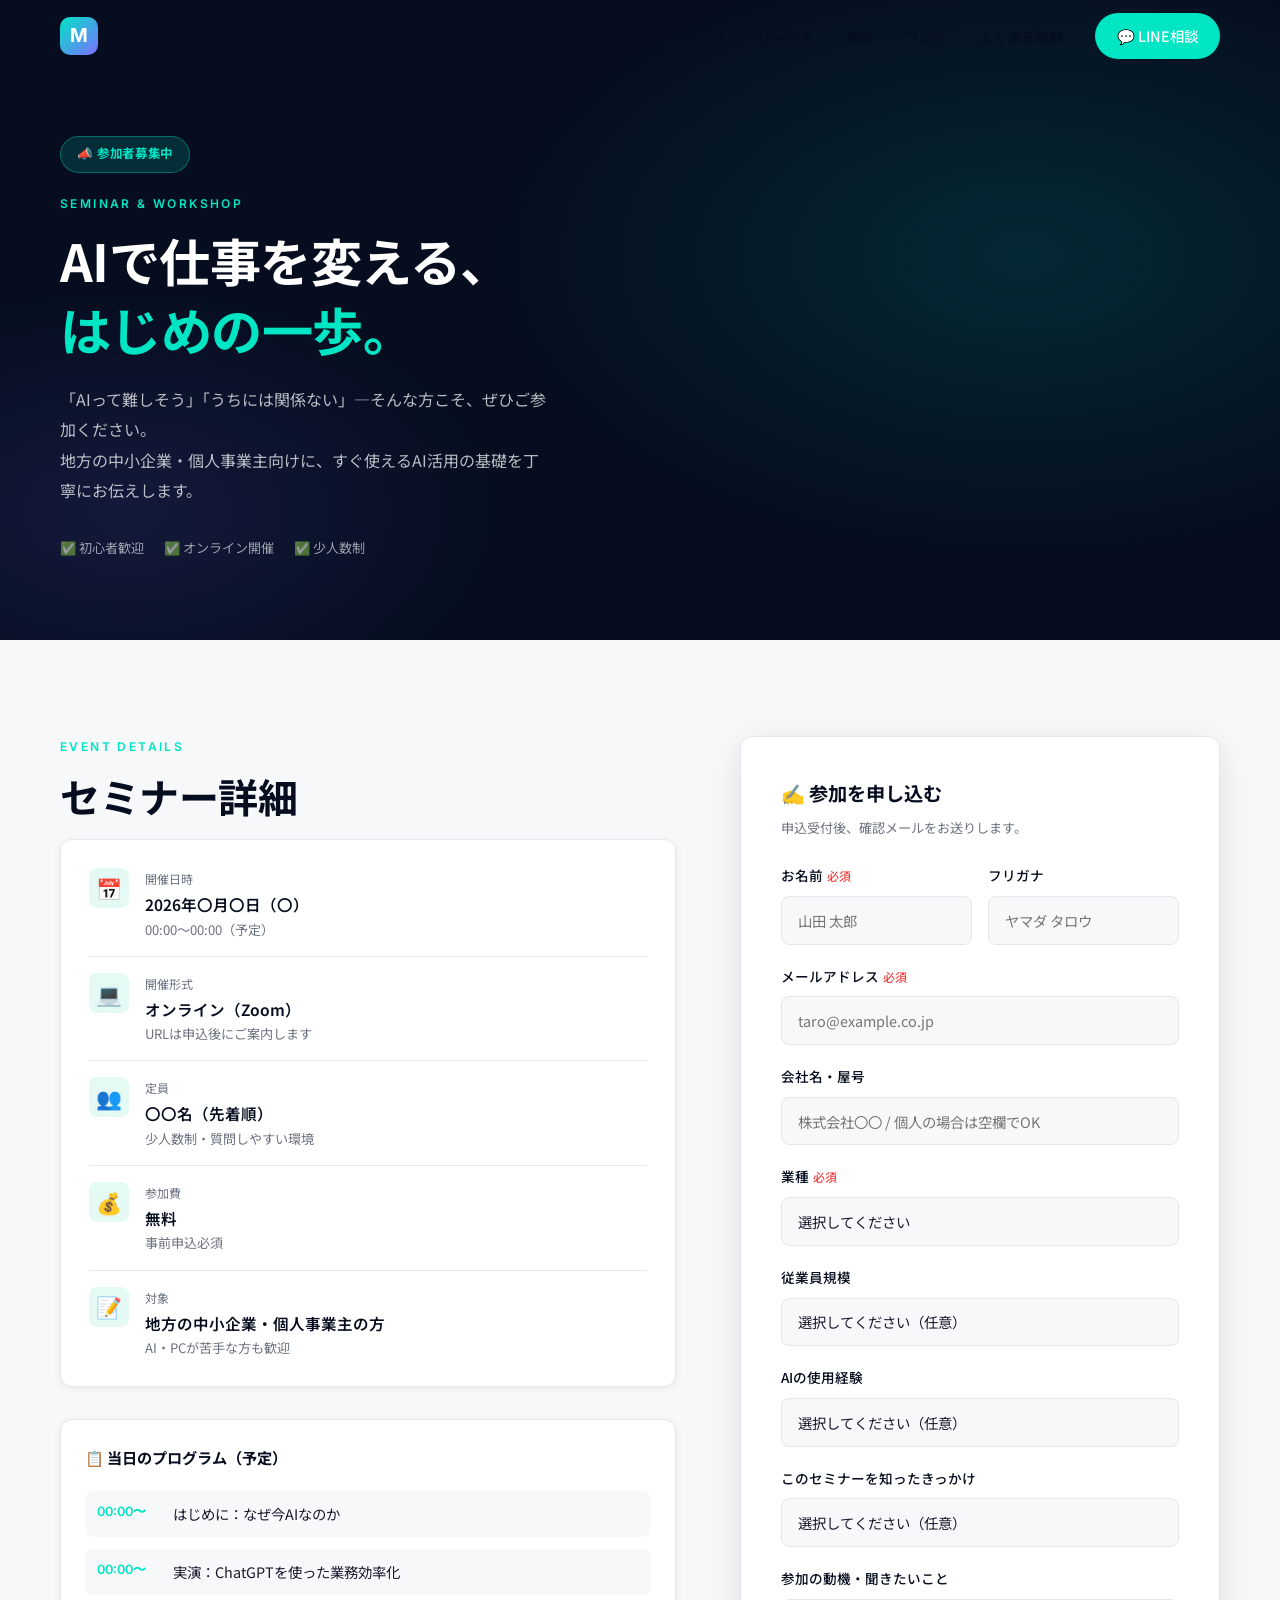
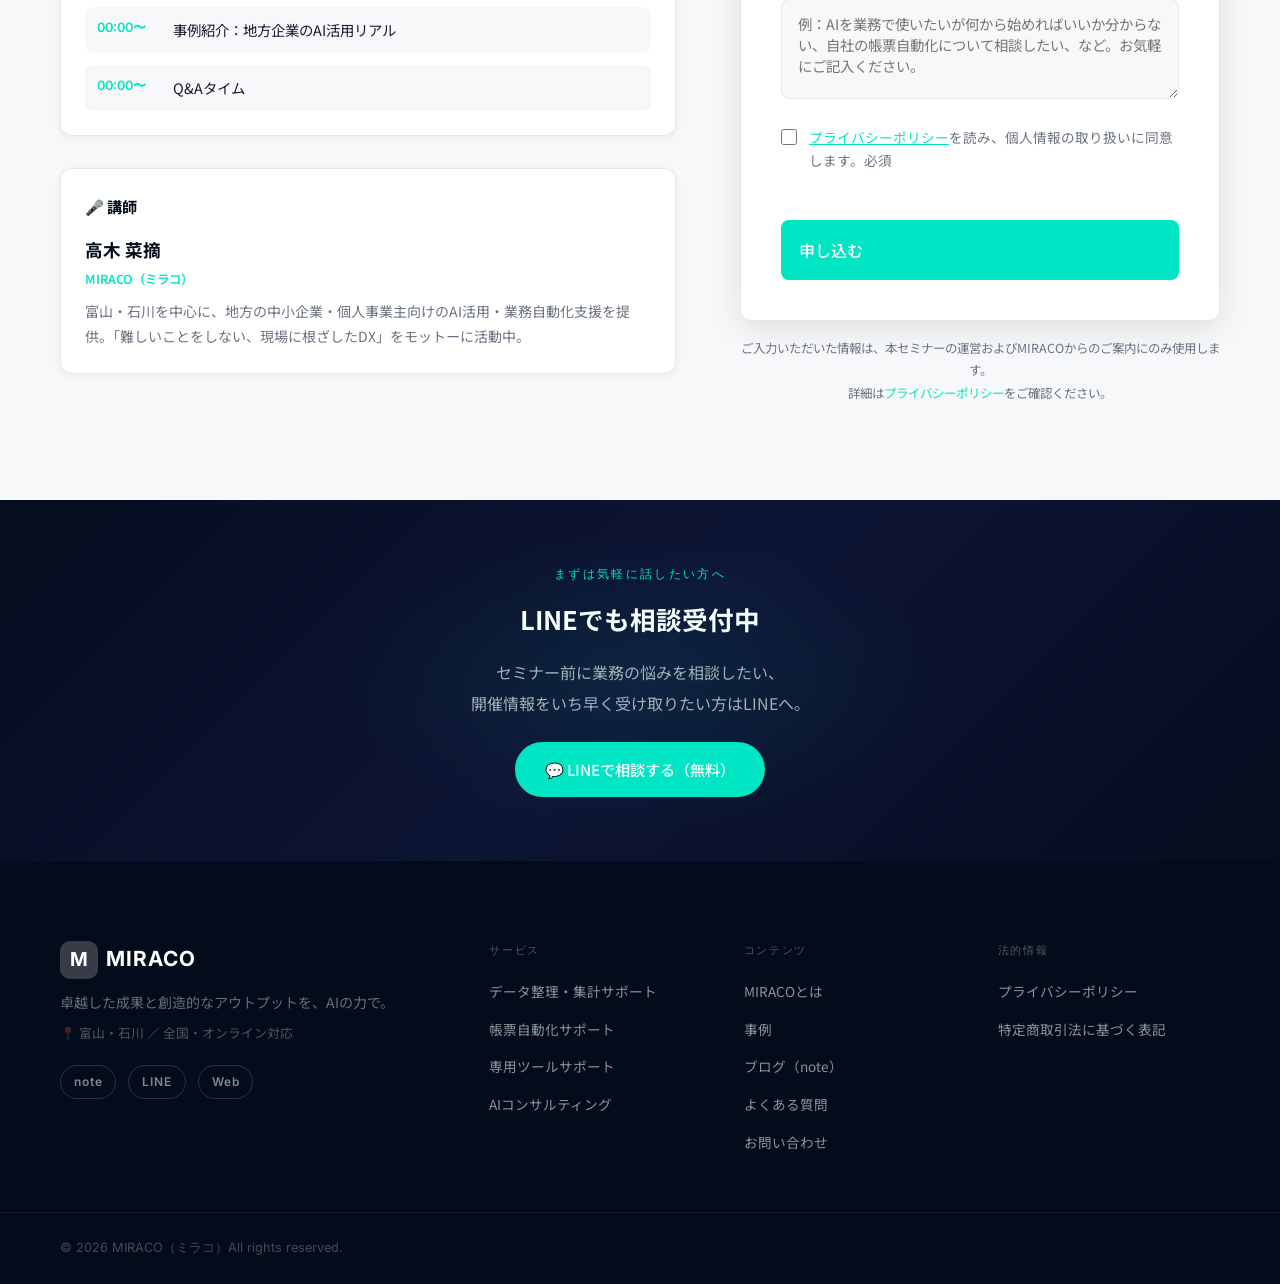
<file: signup.html>
<!DOCTYPE html>
<html lang="ja">
<head>
  <meta charset="UTF-8">
  <meta name="viewport" content="width=device-width, initial-scale=1.0">
  <title>セミナー参加申込 | MIRACO（ミラコ）</title>
  <meta name="description" content="MIRACOが開催するAI活用・業務改善セミナーへの参加お申込みはこちらから。地方の中小企業・個人事業主向けの実践的な内容です。">
  <link rel="stylesheet" href="assets/css/style.css">
  <link rel="preconnect" href="https://fonts.googleapis.com">
  <link href="https://fonts.googleapis.com/css2?family=Noto+Sans+JP:wght@300;400;500;700&family=Inter:wght@300;400;600;700&display=swap" rel="stylesheet">
</head>
<body>

<header class="site-header scrolled" id="site-header">
  <div class="container header-inner">
    <a href="index.html" class="logo">
      <span class="logo-mark">M</span>
      <span class="logo-text">MIRACO</span>
    </a>
    <nav class="global-nav" id="global-nav">
      <ul>
        <li><a href="index.html#about">MIRACOとは</a></li>
        <li><a href="index.html#services">サービス</a></li>
        <li><a href="index.html#cases">事例</a></li>
        <li><a href="https://note.com/miraco_1" target="_blank" rel="noopener">ブログ</a></li>
        <li><a href="faq.html">よくある質問</a></li>
        <li><a href="https://lin.ee/v2A0ds8L" target="_blank" rel="noopener" class="btn btn-nav">&#x1F4AC; LINE相談</a></li>
      </ul>
    </nav>
    <button class="hamburger" id="hamburger" aria-label="メニュー">
      <span></span><span></span><span></span>
    </button>
  </div>
</header>

<!-- ヒーロー -->
<section class="signup-hero">
  <div class="signup-hero-bg" aria-hidden="true"></div>
  <div class="container signup-hero-inner">
    <div class="signup-event-badge">&#x1F4E3; 参加者募集中</div>
    <div class="section-label">SEMINAR &amp; WORKSHOP</div>
    <h1 class="signup-hero-title">AIで仕事を変える、<br><em>はじめの一歩。</em></h1>
    <p class="signup-hero-lead">「AIって難しそう」「うちには関係ない」—そんな方こそ、ぜひご参加ください。<br>地方の中小企業・個人事業主向けに、すぐ使えるAI活用の基礎を丁寧にお伝えします。</p>
    <div class="signup-hero-trust">
      <span>&#x2705; 初心者歓迎</span>
      <span>&#x2705; オンライン開催</span>
      <span>&#x2705; 少人数制</span>
    </div>
  </div>
</section>

<!-- イベント詳細 -->
<section class="section signup-detail-section">
  <div class="container">
    <div class="signup-detail-grid">

      <!-- 左：イベント詳細 -->
      <div class="signup-detail-info">
        <div class="section-label">EVENT DETAILS</div>
        <h2 class="section-title">セミナー詳細</h2>

        <div class="signup-detail-card">
          <div class="signup-detail-item">
            <div class="signup-detail-icon">&#x1F4C5;</div>
            <div>
              <p class="signup-detail-label">開催日時</p>
              <p class="signup-detail-value">2026年〇月〇日（〇）<br><span class="signup-detail-sub">00:00〜00:00（予定）</span></p>
            </div>
          </div>
          <div class="signup-detail-item">
            <div class="signup-detail-icon">&#x1F4BB;</div>
            <div>
              <p class="signup-detail-label">開催形式</p>
              <p class="signup-detail-value">オンライン（Zoom）<br><span class="signup-detail-sub">URLは申込後にご案内します</span></p>
            </div>
          </div>
          <div class="signup-detail-item">
            <div class="signup-detail-icon">&#x1F465;</div>
            <div>
              <p class="signup-detail-label">定員</p>
              <p class="signup-detail-value">〇〇名（先着順）<br><span class="signup-detail-sub">少人数制・質問しやすい環境</span></p>
            </div>
          </div>
          <div class="signup-detail-item">
            <div class="signup-detail-icon">&#x1F4B0;</div>
            <div>
              <p class="signup-detail-label">参加費</p>
              <p class="signup-detail-value">無料<br><span class="signup-detail-sub">事前申込必須</span></p>
            </div>
          </div>
          <div class="signup-detail-item">
            <div class="signup-detail-icon">&#x1F4DD;</div>
            <div>
              <p class="signup-detail-label">対象</p>
              <p class="signup-detail-value">地方の中小企業・個人事業主の方<br><span class="signup-detail-sub">AI・PCが苦手な方も歓迎</span></p>
            </div>
          </div>
        </div>

        <div class="signup-agenda">
          <h3 class="signup-agenda-title">&#x1F4CB; 当日のプログラム（予定）</h3>
          <ol class="signup-agenda-list">
            <li>
              <span class="signup-agenda-time">00:00〜</span>
              <span class="signup-agenda-content">はじめに：なぜ今AIなのか</span>
            </li>
            <li>
              <span class="signup-agenda-time">00:00〜</span>
              <span class="signup-agenda-content">実演：ChatGPTを使った業務効率化</span>
            </li>
            <li>
              <span class="signup-agenda-time">00:00〜</span>
              <span class="signup-agenda-content">事例紹介：地方企業のAI活用リアル</span>
            </li>
            <li>
              <span class="signup-agenda-time">00:00〜</span>
              <span class="signup-agenda-content">Q&amp;Aタイム</span>
            </li>
          </ol>
        </div>

        <div class="signup-speaker">
          <h3 class="signup-speaker-title">&#x1F3A4; 講師</h3>
          <div class="signup-speaker-inner">
            <div class="signup-speaker-info">
              <p class="signup-speaker-name">高木 菜摘</p>
              <p class="signup-speaker-role">MIRACO（ミラコ）</p>
              <p class="signup-speaker-bio">富山・石川を中心に、地方の中小企業・個人事業主向けのAI活用・業務自動化支援を提供。「難しいことをしない、現場に根ざしたDX」をモットーに活動中。</p>
            </div>
          </div>
        </div>
      </div>

      <!-- 右：申込フォーム -->
      <div class="signup-form-wrap">
        <div class="contact-form-card">
          <h2 class="signup-form-title">&#x270D; 参加を申し込む</h2>
          <p class="signup-form-note">申込受付後、確認メールをお送りします。</p>

          <form id="signup-form" name="seminar-signup" method="POST" data-netlify="true" netlify-honeypot="bot-field" novalidate>
            <input type="hidden" name="form-name" value="seminar-signup">
            <p style="display:none;"><label>Do not fill: <input name="bot-field"></label></p>

            <div style="display: grid; grid-template-columns: 1fr 1fr; gap: 1rem;">
              <div class="form-group">
                <label class="form-label" for="name">お名前<span class="required">必須</span></label>
                <input class="form-input" type="text" id="name" name="name" placeholder="山田 太郎" required>
              </div>
              <div class="form-group">
                <label class="form-label" for="kana">フリガナ</label>
                <input class="form-input" type="text" id="kana" name="kana" placeholder="ヤマダ タロウ">
              </div>
            </div>

            <div class="form-group">
              <label class="form-label" for="email">メールアドレス<span class="required">必須</span></label>
              <input class="form-input" type="email" id="email" name="email" placeholder="taro@example.co.jp" required>
            </div>

            <div class="form-group">
              <label class="form-label" for="company">会社名・屋号</label>
              <input class="form-input" type="text" id="company" name="company" placeholder="株式会社〇〇 / 個人の場合は空欄でOK">
            </div>

            <div class="form-group">
              <label class="form-label" for="industry">業種<span class="required">必須</span></label>
              <select class="form-select form-input" id="industry" name="industry" required>
                <option value="" disabled selected>選択してください</option>
                <option>建設業</option>
                <option>宿泊・飲食業</option>
                <option>製造業</option>
                <option>介護・福祉</option>
                <option>小売・卸売業</option>
                <option>農業・漁業</option>
                <option>サービス業</option>
                <option>医療・健康</option>
                <option>教育</option>
                <option>個人事業主（その他）</option>
                <option>その他</option>
              </select>
            </div>

            <div class="form-group">
              <label class="form-label" for="employees">従業員規模</label>
              <select class="form-select form-input" id="employees" name="employees">
                <option value="" disabled selected>選択してください（任意）</option>
                <option>個人（1名）</option>
                <option>2〜10名</option>
                <option>11〜50名</option>
                <option>51〜100名</option>
                <option>101名以上</option>
              </select>
            </div>

            <div class="form-group">
              <label class="form-label" for="ai_level">AIの使用経験</label>
              <select class="form-select form-input" id="ai_level" name="ai_level">
                <option value="" disabled selected>選択してください（任意）</option>
                <option>まったく使ったことがない</option>
                <option>少し試したことがある</option>
                <option>ときどき使っている</option>
                <option>日常的に業務で使っている</option>
              </select>
            </div>

            <div class="form-group">
              <label class="form-label" for="referral">このセミナーを知ったきっかけ</label>
              <select class="form-select form-input" id="referral" name="referral">
                <option value="" disabled selected>選択してください（任意）</option>
                <option>MIRACO公式サイト</option>
                <option>LINE</option>
                <option>SNS（Instagram・X等）</option>
                <option>note記事</option>
                <option>知人・紹介</option>
                <option>その他</option>
              </select>
            </div>

            <div class="form-group">
              <label class="form-label" for="message">参加の動機・聞きたいこと</label>
              <textarea class="form-textarea" id="message" name="message" placeholder="例：AIを業務で使いたいが何から始めればいいか分からない、自社の帳票自動化について相談したい、など。お気軽にご記入ください。" style="min-height:100px;"></textarea>
            </div>

            <div class="form-group">
              <div class="form-check">
                <input type="checkbox" id="privacy" name="privacy" required>
                <label for="privacy"><a href="privacy.html" target="_blank">プライバシーポリシー</a>を読み、個人情報の取り扱いに同意します。<span class="required">必須</span></label>
              </div>
            </div>

            <button type="submit" class="btn btn-primary form-submit">申し込む</button>
          </form>

          <div id="form-success" class="form-success">
            <div class="form-success-icon">&#x1F389;</div>
            <h3>申込が完了しました！</h3>
            <p>ご参加ありがとうございます。<br>確認メールをお送りしましたのでご確認ください。<br>詳細情報は開催日前日までにご案内します。</p>
            <a href="index.html" class="btn btn-outline" style="margin-top: 1.5rem; border-color: var(--color-accent); color: var(--color-accent);">トップページへ戻る</a>
          </div>
        </div>

        <p style="font-size: .78rem; color: var(--color-text-mute); margin-top: 1rem; line-height: 1.8; text-align: center;">ご入力いただいた情報は、本セミナーの運営およびMIRACOからのご案内にのみ使用します。<br>詳細は<a href="privacy.html" style="color: var(--color-accent);">プライバシーポリシー</a>をご確認ください。</p>
      </div>

    </div>
  </div>
</section>

<!-- CTA -->
<section class="cta-section" style="padding: 4rem 0;">
  <div class="container cta-inner">
    <p class="cta-eyebrow">まずは気軽に話したい方へ</p>
    <h2 class="cta-title" style="font-size: 1.6rem;">LINEでも相談受付中</h2>
    <p class="cta-lead" style="margin-bottom: 1.5rem;">セミナー前に業務の悩みを相談したい、<br>開催情報をいち早く受け取りたい方はLINEへ。</p>
    <a href="https://lin.ee/v2A0ds8L" target="_blank" rel="noopener" class="btn btn-primary">&#x1F4AC; LINEで相談する（無料）</a>
  </div>
</section>

<footer class="site-footer">
  <div class="container footer-inner">
    <div class="footer-brand">
      <a href="index.html" class="logo logo-light">
        <span class="logo-mark">M</span>
        <span class="logo-text">MIRACO</span>
      </a>
      <p class="footer-tagline">卓越した成果と創造的なアウトプットを、AIの力で。</p>
      <p class="footer-location">&#x1F4CD; 富山・石川 ／ 全国・オンライン対応</p>
      <div class="footer-sns">
        <a href="https://note.com/miraco_1" target="_blank" rel="noopener" class="footer-sns-link">note</a>
        <a href="https://lin.ee/v2A0ds8L" target="_blank" rel="noopener" class="footer-sns-link">LINE</a>
        <a href="https://miracobackoffice.com/" target="_blank" rel="noopener" class="footer-sns-link">Web</a>
      </div>
    </div>
    <nav class="footer-nav">
      <div class="footer-nav-col">
        <p class="footer-nav-head">サービス</p>
        <ul>
          <li><a href="index.html#services">データ整理・集計サポート</a></li>
          <li><a href="index.html#services">帳票自動化サポート</a></li>
          <li><a href="index.html#services">専用ツールサポート</a></li>
          <li><a href="index.html#services">AIコンサルティング</a></li>
        </ul>
      </div>
      <div class="footer-nav-col">
        <p class="footer-nav-head">コンテンツ</p>
        <ul>
          <li><a href="index.html#about">MIRACOとは</a></li>
          <li><a href="index.html#cases">事例</a></li>
          <li><a href="https://note.com/miraco_1" target="_blank" rel="noopener">ブログ（note）</a></li>
          <li><a href="faq.html">よくある質問</a></li>
          <li><a href="contact.html">お問い合わせ</a></li>
        </ul>
      </div>
      <div class="footer-nav-col">
        <p class="footer-nav-head">法的情報</p>
        <ul>
          <li><a href="privacy.html">プライバシーポリシー</a></li>
          <li><a href="legal.html">特定商取引法に基づく表記</a></li>
        </ul>
      </div>
    </nav>
  </div>
  <div class="footer-bottom">
    <div class="container">
      <p class="copyright">&copy; 2026 MIRACO（ミラコ）All rights reserved.</p>
    </div>
  </div>
</footer>

<script src="assets/js/main.js"></script>
<script>
  const form = document.getElementById('signup-form');
  const success = document.getElementById('form-success');
  if (form) {
    form.addEventListener('submit', function(e) {
      e.preventDefault();
      const data = new FormData(form);
      fetch('/', { method: 'POST', body: data })
        .then(() => {
          form.style.display = 'none';
          success.style.display = 'block';
        })
        .catch(() => {
          alert('送信に失敗しました。時間をおいて再度お試しください。');
        });
    });
  }
</script>

<!-- MOTION: スクロールで静かに現れる（外部ライブラリなし／動きを減らす設定を尊重） -->
<style>
@media (prefers-reduced-motion: no-preference) {
  .rv { opacity: 0; transform: translateY(28px); }
  .rv-on { opacity: 1; transform: none;
    transition: opacity .9s cubic-bezier(.22,.61,.36,1), transform .9s cubic-bezier(.22,.61,.36,1); }
  .rv-d1 { transition-delay: .13s; }
  .rv-d2 { transition-delay: .26s; }
  .rv-d3 { transition-delay: .39s; }
  .rv-d4 { transition-delay: .52s; }
}
</style>
<script>
(function(){
  if (window.matchMedia && window.matchMedia('(prefers-reduced-motion: reduce)').matches) return;
  if (!('IntersectionObserver' in window)) return;

  var SEL = [
    // 共通
    '.page-hero .eyebrow', '.page-hero h1', '.page-hero p',
    '.s-label', '.section-label', '.section-title', '.cta-section',
    // トップ
    '.hero-h1', '.hero-sub-h', '.hero-body', '.hero-actions',
    '.mission-eyebrow', '.mission-statement', '.mission-lead', '.mission-sub-label',
    '.reason-chip', '.layer', '.case-card', '.blog-card',
    // サービス・事例・FAQ
    '.svc-detail-card', '.svc-cat', '.price-row', '.flow-grid > *',
    '.support-card', '.faq-item', '.faq-category-label',
    // 代表・イベント・申込
    '.value-card', '.tl-item', '.history-section',
    '.event-card', '.apply-event', '.apply-lead', '.form-card', '.done-card',
    '.signup-detail-card', '.signup-detail-item',
    // チェックリスト・問い合わせ
    '.cl-lead', '.cl-cat', '.cl-result',
    '.contact-info-item', '.contact-form-card'
  ].join(',');

  var nodes = [];
  try { nodes = Array.prototype.slice.call(document.querySelectorAll(SEL)); } catch(e) { return; }

  nodes = nodes.filter(function(el){
    if (el.closest && el.closest('nav, footer, .mobile-menu, .cl-bar')) return false;
    if (el.dataset && el.dataset.noRv) return false;
    return true;
  });

  var seen = [];
  nodes.forEach(function(el){
    if (seen.indexOf(el) > -1) return;
    seen.push(el);
    el.classList.add('rv');
  });

  var io = new IntersectionObserver(function(entries){
    entries.forEach(function(en){
      if (!en.isIntersecting) return;
      var el = en.target;
      var sibs = el.parentNode ? Array.prototype.slice.call(el.parentNode.children).filter(function(c){
        return c.classList && c.classList.contains('rv');
      }) : [];
      var i = sibs.indexOf(el);
      if (i === 1) el.classList.add('rv-d1');
      else if (i === 2) el.classList.add('rv-d2');
      else if (i === 3) el.classList.add('rv-d3');
      else if (i >= 4) el.classList.add('rv-d4');
      el.classList.add('rv-on');
      io.unobserve(el);
    });
  }, { threshold: 0.08, rootMargin: '0px 0px -8% 0px' });

  // 読み込み時点で画面内にあるものは、上から順に少しずつ遅らせて見せる
  var first = seen.filter(function(el){
    var r = el.getBoundingClientRect();
    return r.top < window.innerHeight && r.bottom > 0;
  });
  first.forEach(function(el, i){
    setTimeout(function(){ el.classList.add('rv-on'); }, 120 + i * 130);
  });
  seen.forEach(function(el){ if (first.indexOf(el) === -1) io.observe(el); });

  // 保険: 3秒後に未表示のものは強制表示（読めない事故を防ぐ）
  setTimeout(function(){
    seen.forEach(function(el){ el.classList.add('rv-on'); });
  }, 3000);
})();
</script>
</body>
</html>
</file>
<file: assets/css/style.css>
/* ============================================
   MIRACO Website - Main Stylesheet
   ============================================ */

/* --- Reset & Base --- */
*, *::before, *::after { box-sizing: border-box; margin: 0; padding: 0; }

:root {
  --color-primary:    #050D1F;
  --color-accent:     #00E5C4;
  --color-accent-2:   #7B6FFF;
  --color-accent-glow: rgba(0,229,196,.25);
  --color-text:       #1A1A2E;
  --color-text-mute:  #6B7280;
  --color-bg:         #FFFFFF;
  --color-bg-gray:    #F7F8FA;
  --color-dark:       #070E1C;
  --color-dark-soft:  #0D1B2F;
  --color-border:     #E5E7EB;
  --font-ja:          'Noto Sans JP', sans-serif;
  --font-en:          'Inter', sans-serif;
  --radius:           12px;
  --shadow-sm:        0 2px 8px rgba(0,0,0,.06);
  --shadow-md:        0 8px 32px rgba(0,0,0,.10);
  --shadow-lg:        0 20px 60px rgba(0,0,0,.14);
  --shadow-glow:      0 0 40px rgba(0,229,196,.18);
  --transition:       .25s ease;
  --header-h:         72px;
}

html { scroll-behavior: smooth; }

body {
  font-family: var(--font-ja);
  color: var(--color-text);
  background: var(--color-bg);
  line-height: 1.75;
  -webkit-font-smoothing: antialiased;
}

a { color: inherit; text-decoration: none; transition: color var(--transition); }
ul { list-style: none; }
img { max-width: 100%; display: block; }

.container {
  width: min(1160px, 92vw);
  margin-inline: auto;
}

/* --- Buttons --- */
.btn {
  display: inline-flex;
  align-items: center;
  gap: .5rem;
  padding: .75rem 1.75rem;
  border-radius: 999px;
  font-family: var(--font-ja);
  font-weight: 500;
  font-size: .95rem;
  cursor: pointer;
  border: 2px solid transparent;
  transition: all var(--transition);
  white-space: nowrap;
}

.btn-primary {
  background: var(--color-accent);
  color: #fff;
  border-color: var(--color-accent);
}
.btn-primary:hover { background: #00a98a; border-color: #00a98a; color: #fff; transform: translateY(-1px); box-shadow: 0 6px 20px rgba(0,196,161,.35); }

.btn-outline {
  background: transparent;
  border-color: #fff;
  color: #fff;
}
.btn-outline:hover { background: #fff; color: var(--color-primary); }

.btn-nav {
  background: var(--color-accent);
  color: #fff !important;
  padding: .55rem 1.25rem;
  font-size: .875rem;
}
.btn-nav:hover { background: #00a98a; transform: translateY(-1px); }

.btn-text {
  color: var(--color-accent);
  padding: 0;
  border: none;
  background: none;
  font-weight: 500;
}
.btn-text:hover { color: #00a98a; }

.btn-lg { padding: 1rem 2.5rem; font-size: 1.05rem; }

/* --- Header --- */
.site-header {
  position: fixed;
  top: 0; left: 0; right: 0;
  height: var(--header-h);
  z-index: 1000;
  transition: background var(--transition), box-shadow var(--transition);
}
.site-header.scrolled {
  background: rgba(255,255,255,.96);
  backdrop-filter: blur(12px);
  box-shadow: var(--shadow-sm);
}

.header-inner {
  display: flex;
  align-items: center;
  justify-content: space-between;
  height: var(--header-h);
}

.logo {
  display: flex;
  align-items: center;
  gap: .5rem;
  text-decoration: none;
}
.logo-mark {
  width: 38px; height: 38px;
  border-radius: 10px;
  background: linear-gradient(135deg, var(--color-accent) 0%, var(--color-accent-2) 100%);
  color: #fff;
  font-family: var(--font-en);
  font-weight: 700;
  font-size: 1.2rem;
  display: flex;
  align-items: center;
  justify-content: center;
}
.logo-text {
  font-family: var(--font-en);
  font-weight: 700;
  font-size: 1.3rem;
  color: var(--color-primary);
  letter-spacing: .05em;
}
.logo-light .logo-text { color: #fff; }
.logo-light .logo-mark { background: rgba(255,255,255,.2); }

.global-nav ul {
  display: flex;
  align-items: center;
  gap: 2rem;
}
.global-nav a {
  font-size: .9rem;
  font-weight: 500;
  color: var(--color-primary);
  transition: color var(--transition);
}
.global-nav a:hover { color: var(--color-accent); }

.hamburger {
  display: none;
  flex-direction: column;
  gap: 5px;
  background: none;
  border: none;
  cursor: pointer;
  padding: 4px;
}
.hamburger span {
  display: block;
  width: 24px; height: 2px;
  background: var(--color-primary);
  border-radius: 2px;
  transition: all var(--transition);
}
.hamburger.open span:nth-child(1) { transform: translateY(7px) rotate(45deg); }
.hamburger.open span:nth-child(2) { opacity: 0; }
.hamburger.open span:nth-child(3) { transform: translateY(-7px) rotate(-45deg); }

/* --- Hero --- */
.hero {
  position: relative;
  min-height: 100vh;
  display: flex;
  align-items: center;
  overflow: hidden;
  background: var(--color-primary);
}
.hero-bg {
  position: absolute;
  inset: 0;
  background:
    radial-gradient(ellipse 80% 60% at 70% 50%, rgba(0,196,161,.15) 0%, transparent 60%),
    radial-gradient(ellipse 60% 80% at 10% 80%, rgba(99,91,255,.15) 0%, transparent 60%),
    var(--color-primary);
}
.hero-bg::after {
  content: '';
  position: absolute;
  inset: 0;
  background-image: radial-gradient(rgba(255,255,255,.04) 1px, transparent 1px);
  background-size: 32px 32px;
}

.hero-content {
  position: relative;
  z-index: 1;
  padding-top: var(--header-h);
  padding-block: 5rem;
}
.hero-eyebrow {
  font-family: var(--font-en);
  font-size: .8rem;
  letter-spacing: .15em;
  color: var(--color-accent);
  text-transform: uppercase;
  margin-bottom: 1.5rem;
}
.hero-title {
  font-size: clamp(2.4rem, 5vw, 4rem);
  font-weight: 700;
  color: #fff;
  line-height: 1.3;
  margin-bottom: 1.5rem;
  letter-spacing: -.01em;
}
.hero-lead {
  font-size: 1.1rem;
  color: rgba(255,255,255,.75);
  margin-bottom: 2.5rem;
  line-height: 1.9;
}
.hero-actions { display: flex; gap: 1rem; flex-wrap: wrap; margin-bottom: 2rem; }

/* Hero particles */
.hero-particles {
  position: absolute; inset: 0; z-index: 0; overflow: hidden; pointer-events: none;
}
.hero-particles span {
  position: absolute;
  width: 3px; height: 3px;
  border-radius: 50%;
  background: var(--color-accent);
  opacity: 0;
  animation: particleDrift 8s ease-in-out infinite;
}
.hero-particles span:nth-child(1)  { left: 10%; top: 20%; animation-delay: 0s;    animation-duration: 9s; }
.hero-particles span:nth-child(2)  { left: 25%; top: 60%; animation-delay: 1.5s;  animation-duration: 11s; width:2px; height:2px; }
.hero-particles span:nth-child(3)  { left: 50%; top: 30%; animation-delay: 3s;    animation-duration: 8s; }
.hero-particles span:nth-child(4)  { left: 70%; top: 70%; animation-delay: 0.5s;  animation-duration: 10s; }
.hero-particles span:nth-child(5)  { left: 85%; top: 15%; animation-delay: 2s;    animation-duration: 12s; width:4px; height:4px; background: var(--color-accent-2); }
.hero-particles span:nth-child(6)  { left: 40%; top: 80%; animation-delay: 4s;    animation-duration: 9s; }
.hero-particles span:nth-child(7)  { left: 60%; top: 45%; animation-delay: 1s;    animation-duration: 13s; width:2px; height:2px; }
.hero-particles span:nth-child(8)  { left: 15%; top: 85%; animation-delay: 5s;    animation-duration: 10s; background: var(--color-accent-2); }
.hero-particles span:nth-child(9)  { left: 90%; top: 50%; animation-delay: 2.5s;  animation-duration: 8s; }
.hero-particles span:nth-child(10) { left: 55%; top: 10%; animation-delay: 3.5s;  animation-duration: 11s; width:4px; height:4px; }
@keyframes particleDrift {
  0%   { transform: translateY(0) scale(1); opacity: 0; }
  20%  { opacity: .7; }
  80%  { opacity: .4; }
  100% { transform: translateY(-60px) scale(0.5); opacity: 0; }
}

/* Hero trust badges */
.hero-trust {
  display: flex;
  gap: 1.25rem;
  flex-wrap: wrap;
}
.hero-trust span {
  font-size: .82rem;
  color: rgba(255,255,255,.6);
  display: flex;
  align-items: center;
  gap: .3rem;
}

/* Hero title italic emphasis */
.hero-title em {
  font-style: normal;
  color: var(--color-accent);
  position: relative;
}
.hero-title em::after {
  content: '';
  position: absolute;
  bottom: -4px; left: 0; right: 0;
  height: 2px;
  background: linear-gradient(90deg, var(--color-accent), transparent);
  border-radius: 1px;
}

/* Hero eyebrow on dark */
.hero-eyebrow {
  font-size: .72rem;
  line-height: 1.6;
  max-width: 60ch;
  opacity: .9;
}

.hero-scroll {
  position: absolute;
  bottom: 2rem;
  left: 50%;
  transform: translateX(-50%);
  display: flex;
  flex-direction: column;
  align-items: center;
  gap: .5rem;
  color: rgba(255,255,255,.4);
  font-family: var(--font-en);
  font-size: .65rem;
  letter-spacing: .15em;
}
.scroll-line {
  width: 1px;
  height: 40px;
  background: linear-gradient(to bottom, rgba(255,255,255,.4), transparent);
  animation: scrollLine 1.8s ease-in-out infinite;
}
@keyframes scrollLine {
  0%,100% { transform: scaleY(1); opacity: 1; }
  50% { transform: scaleY(.6); opacity: .4; }
}

/* --- Dark Section Variants --- */
.section-dark {
  background: var(--color-dark);
}
.section-dark-soft {
  background: var(--color-dark-soft);
}
.cases-dark {
  background: linear-gradient(160deg, #080F20 0%, #0D1B35 60%, #070E1C 100%);
  position: relative;
  overflow: hidden;
}
.cases-dark::before {
  content: '';
  position: absolute;
  top: -40%; left: -20%;
  width: 600px; height: 600px;
  background: radial-gradient(circle, rgba(0,229,196,.06) 0%, transparent 70%);
  pointer-events: none;
}
.cases-dark::after {
  content: '';
  position: absolute;
  bottom: -30%; right: -10%;
  width: 500px; height: 500px;
  background: radial-gradient(circle, rgba(123,111,255,.06) 0%, transparent 70%);
  pointer-events: none;
}

/* --- About Concept --- */
.about-concept {
  background: linear-gradient(135deg, rgba(0,229,196,.06) 0%, rgba(123,111,255,.06) 100%);
  border: 1px solid rgba(0,229,196,.2);
  border-radius: var(--radius);
  padding: 1.25rem 1.75rem;
  margin-bottom: 3rem;
}
.about-concept-text {
  font-size: .95rem;
  color: var(--color-text-mute);
  line-height: 1.9;
}
.about-concept-text strong { color: var(--color-primary); font-weight: 700; }
.about-concept-text em {
  font-style: normal;
  color: var(--color-accent);
  font-family: var(--font-en);
  font-size: .88rem;
}

/* --- Stats Band --- */
.stats-band {
  background: var(--color-accent);
  padding: 3rem 0;
}
.stats-grid {
  display: grid;
  grid-template-columns: repeat(4, 1fr);
  gap: 1rem;
  text-align: center;
}
.stat-item { padding: .5rem; }
.stat-num {
  display: block;
  font-family: var(--font-en);
  font-size: 2.6rem;
  font-weight: 700;
  color: #fff;
  line-height: 1;
  margin-bottom: .35rem;
}
.stat-num small { font-size: 1.4rem; }
.stat-label {
  font-size: .85rem;
  color: rgba(255,255,255,.8);
  font-weight: 500;
}

/* --- Sections --- */
.section { padding: 6rem 0; }
.section-gray { background: var(--color-bg-gray); }

.section-label {
  font-family: var(--font-en);
  font-size: .75rem;
  letter-spacing: .2em;
  color: var(--color-accent);
  text-transform: uppercase;
  margin-bottom: .75rem;
  font-weight: 600;
}
.section-title {
  font-size: clamp(1.8rem, 3.5vw, 2.5rem);
  font-weight: 700;
  color: var(--color-primary);
  line-height: 1.35;
  margin-bottom: 1rem;
  letter-spacing: -.01em;
}
.section-lead {
  font-size: 1rem;
  color: var(--color-text-mute);
  max-width: 52ch;
  margin-bottom: 3.5rem;
  line-height: 1.85;
}

/* --- About --- */
.about-grid {
  display: grid;
  grid-template-columns: 1fr 1.1fr;
  gap: 5rem;
  align-items: center;
}
.about-text p {
  color: var(--color-text-mute);
  line-height: 1.9;
  margin-bottom: 1.25rem;
  font-size: .97rem;
}
.about-visual {
  display: flex;
  flex-direction: column;
  gap: 1rem;
}
.about-card {
  background: #fff;
  border: 1px solid var(--color-border);
  border-radius: var(--radius);
  padding: 1.5rem;
  display: flex;
  align-items: flex-start;
  gap: 1rem;
  box-shadow: var(--shadow-sm);
  transition: box-shadow var(--transition), transform var(--transition);
}
.about-card:hover { box-shadow: var(--shadow-md); transform: translateY(-2px); }
.about-card-icon { font-size: 1.8rem; flex-shrink: 0; }
.about-card h3 { font-size: 1rem; font-weight: 700; color: var(--color-primary); margin-bottom: .3rem; }
.about-card p { font-size: .875rem; color: var(--color-text-mute); line-height: 1.7; }

/* --- Services --- */
.services-grid {
  display: grid;
  grid-template-columns: repeat(2, 1fr);
  gap: 1.5rem;
}
.service-card {
  background: #fff;
  border-radius: var(--radius);
  padding: 2.25rem;
  border: 1px solid var(--color-border);
  box-shadow: var(--shadow-sm);
  transition: box-shadow var(--transition), transform var(--transition), border-color var(--transition);
}
.service-card:hover { box-shadow: var(--shadow-md); transform: translateY(-3px); border-color: var(--color-accent); }
.service-number {
  font-family: var(--font-en);
  font-size: 3rem;
  font-weight: 700;
  color: var(--color-border);
  line-height: 1;
  margin-bottom: 1rem;
}
.service-title { font-size: 1.2rem; font-weight: 700; color: var(--color-primary); margin-bottom: .75rem; }
.service-desc { font-size: .9rem; color: var(--color-text-mute); line-height: 1.8; margin-bottom: 1.25rem; }
.service-list li {
  font-size: .875rem;
  color: var(--color-text-mute);
  padding: .35rem 0;
  border-top: 1px solid var(--color-border);
  display: flex;
  align-items: center;
  gap: .5rem;
}
.service-list li::before {
  content: '';
  width: 6px; height: 6px;
  border-radius: 50%;
  background: var(--color-accent);
  flex-shrink: 0;
}

/* --- Profile Section --- */
.profile-grid {
  display: grid;
  grid-template-columns: 380px 1fr;
  gap: 5rem;
  align-items: center;
}
.profile-photo-wrap {
  position: relative;
}
.profile-photo {
  width: 100%;
  max-width: 380px;
  border-radius: 20px;
  box-shadow: var(--shadow-lg);
  display: block;
}
.profile-heading {
  font-size: clamp(1.6rem, 3vw, 2.2rem);
  font-weight: 700;
  color: var(--color-primary);
  line-height: 1.4;
  margin-bottom: 1.5rem;
  letter-spacing: -.01em;
}
.profile-message p {
  font-size: .95rem;
  color: var(--color-text-mute);
  line-height: 1.95;
  margin-bottom: 1rem;
}
.profile-message strong { color: var(--color-primary); font-weight: 700; }
.profile-name-block {
  margin-top: 1.75rem;
  padding-top: 1.75rem;
  border-top: 1px solid var(--color-border);
}
.profile-title-label { font-size: .8rem; color: var(--color-text-mute); margin-bottom: .25rem; }
.profile-name { font-size: 1.6rem; font-weight: 700; color: var(--color-primary); letter-spacing: .05em; line-height: 1.2; }
.profile-name-kana { font-family: var(--font-en); font-size: .85rem; color: var(--color-text-mute); letter-spacing: .1em; margin-top: .2rem; }

/* Dark background overrides for profile section */
.section-dark-soft .section-label { color: var(--color-accent); }
.section-dark-soft .profile-heading { color: #fff; }
.section-dark-soft .profile-message p { color: rgba(255,255,255,.78); }
.section-dark-soft .profile-message strong {
  color: var(--color-accent);
  font-weight: 700;
}
.section-dark-soft .profile-name-block {
  border-top-color: rgba(255,255,255,.12);
}
.section-dark-soft .profile-title-label { color: rgba(255,255,255,.45); }
.section-dark-soft .profile-name { color: #fff; }
.section-dark-soft .profile-name-kana { color: rgba(255,255,255,.4); }

/* Photo glow effect */
.profile-photo-glow {
  position: absolute;
  bottom: -20px; left: 50%;
  transform: translateX(-50%);
  width: 80%;
  height: 40px;
  background: radial-gradient(ellipse, var(--color-accent-glow), transparent 70%);
  filter: blur(12px);
  pointer-events: none;
}
.profile-photo-wrap { position: relative; }

/* --- Services Group Label --- */
.services-group-label {
  font-size: .85rem;
  font-weight: 700;
  color: var(--color-primary);
  margin-bottom: 1.25rem;
  display: flex;
  align-items: center;
  gap: .5rem;
}

/* --- Services Divider --- */
.services-divider {
  display: flex;
  align-items: center;
  gap: 1rem;
  margin: 3rem 0 2rem;
}
.services-divider::before,
.services-divider::after {
  content: '';
  flex: 1;
  height: 1px;
  background: var(--color-border);
}
.services-divider span {
  font-size: .85rem;
  font-weight: 700;
  color: var(--color-text-mute);
  white-space: nowrap;
  padding: .4rem .9rem;
  border: 1px solid var(--color-border);
  border-radius: 999px;
  background: #fff;
}

/* --- Advanced Services Grid --- */
.adv-services-grid {
  display: grid;
  grid-template-columns: repeat(2, 1fr);
  gap: 1.5rem;
}
.adv-service-card {
  background: #fff;
  border: 1px solid var(--color-border);
  border-radius: var(--radius);
  padding: 2rem;
  box-shadow: var(--shadow-sm);
  display: flex;
  flex-direction: column;
  transition: box-shadow var(--transition), transform var(--transition), border-color var(--transition);
}
.adv-service-card:hover { box-shadow: var(--shadow-md); transform: translateY(-3px); border-color: var(--color-accent); }
.adv-service-header {
  display: flex;
  align-items: flex-start;
  gap: .9rem;
  margin-bottom: 1rem;
}
.adv-service-icon {
  font-size: 1.75rem;
  flex-shrink: 0;
  width: 48px; height: 48px;
  display: flex;
  align-items: center;
  justify-content: center;
  background: rgba(0,196,161,.08);
  border-radius: 10px;
}
.adv-service-tag {
  font-family: var(--font-en);
  font-size: .68rem;
  letter-spacing: .12em;
  color: var(--color-accent);
  text-transform: uppercase;
  font-weight: 600;
  margin-bottom: .3rem;
}
.adv-service-title {
  font-size: 1.05rem;
  font-weight: 700;
  color: var(--color-primary);
  line-height: 1.4;
}
.adv-service-price {
  display: flex;
  align-items: baseline;
  gap: .2rem;
  margin-bottom: .75rem;
  padding-bottom: .75rem;
  border-bottom: 1px solid var(--color-border);
}
.adv-price-num {
  font-family: var(--font-en);
  font-size: 1.8rem;
  font-weight: 700;
  color: var(--color-accent);
  line-height: 1;
}
.adv-price-unit { font-size: .85rem; color: var(--color-text-mute); }
.adv-service-desc {
  font-size: .875rem;
  color: var(--color-text-mute);
  line-height: 1.85;
  margin-bottom: 1rem;
}
.adv-btn {
  margin-top: auto;
  width: 100%;
  justify-content: center;
}

/* --- Pricing --- */
.pricing-grid {
  display: grid;
  grid-template-columns: repeat(3, 1fr);
  gap: 1.5rem;
  align-items: stretch;
}
.pricing-card {
  background: #fff;
  border-radius: var(--radius);
  padding: 2.25rem;
  border: 1px solid var(--color-border);
  box-shadow: var(--shadow-sm);
  display: flex;
  flex-direction: column;
  position: relative;
  transition: box-shadow var(--transition), transform var(--transition), border-color var(--transition);
}
.pricing-card:hover { box-shadow: var(--shadow-md); transform: translateY(-3px); border-color: var(--color-accent); }
.pricing-featured {
  border-color: var(--color-accent);
  box-shadow: 0 0 0 2px var(--color-accent), var(--shadow-md);
}
.pricing-badge {
  position: absolute;
  top: -12px; left: 50%;
  transform: translateX(-50%);
  background: var(--color-accent);
  color: #fff;
  font-size: .7rem;
  font-weight: 700;
  padding: .3rem .9rem;
  border-radius: 999px;
  letter-spacing: .05em;
  white-space: nowrap;
}
.pricing-tag {
  font-family: var(--font-en);
  font-size: .72rem;
  letter-spacing: .12em;
  color: var(--color-accent);
  text-transform: uppercase;
  font-weight: 600;
  margin-bottom: .75rem;
}
.pricing-title {
  font-size: 1.15rem;
  font-weight: 700;
  color: var(--color-primary);
  line-height: 1.45;
  margin-bottom: 1.25rem;
}
.pricing-amount {
  display: flex;
  align-items: baseline;
  gap: .25rem;
  margin-bottom: .4rem;
}
.price-num {
  font-family: var(--font-en);
  font-size: 2.4rem;
  font-weight: 700;
  color: var(--color-primary);
  line-height: 1;
}
.price-unit {
  font-size: 1rem;
  color: var(--color-primary);
  font-weight: 500;
}
.price-unit small { font-size: .8rem; color: var(--color-text-mute); }
.pricing-initial {
  font-size: .8rem;
  color: var(--color-text-mute);
  margin-bottom: 1.25rem;
  padding-bottom: 1.25rem;
  border-bottom: 1px solid var(--color-border);
}
.pricing-desc {
  font-size: .9rem;
  color: var(--color-text-mute);
  line-height: 1.8;
  margin-bottom: 1.25rem;
}
.pricing-btn {
  width: 100%;
  justify-content: center;
  margin-top: auto;
  padding-top: 1rem;
}
.pricing-note {
  text-align: center;
  font-size: .8rem;
  color: var(--color-text-mute);
  margin-top: 1.5rem;
}

/* --- Cases --- */
.cases-grid {
  display: grid;
  grid-template-columns: repeat(3, 1fr);
  gap: 1.5rem;
}
.cases-grid-4 {
  grid-template-columns: repeat(2, 1fr);
}
.case-card {
  background: #fff;
  border-radius: var(--radius);
  padding: 2rem;
  border: 1px solid var(--color-border);
  box-shadow: var(--shadow-sm);
  transition: box-shadow var(--transition), transform var(--transition);
}
.case-card:hover { box-shadow: var(--shadow-md); transform: translateY(-3px); }
.case-tag {
  display: inline-block;
  background: rgba(0,196,161,.1);
  color: var(--color-accent);
  font-size: .75rem;
  font-weight: 600;
  padding: .3rem .8rem;
  border-radius: 999px;
  margin-bottom: 1rem;
}
.case-title { font-size: 1.1rem; font-weight: 700; color: var(--color-primary); line-height: 1.5; margin-bottom: .75rem; }
.case-desc { font-size: .875rem; color: var(--color-text-mute); line-height: 1.8; margin-bottom: 1.25rem; }
.case-result { display: flex; align-items: baseline; gap: .5rem; }
.case-metric { font-family: var(--font-en); font-size: 2rem; font-weight: 700; color: var(--color-accent); line-height: 1; }
.case-metric-label { font-size: .8rem; color: var(--color-text-mute); }

/* Dark case cards */
.case-card-dark {
  background: rgba(255,255,255,.07);
  border: 1px solid rgba(255,255,255,.14);
  backdrop-filter: blur(8px);
  position: relative;
  z-index: 1;
  transition: box-shadow var(--transition), transform var(--transition), border-color var(--transition), background var(--transition);
}
.case-card-dark:hover {
  background: rgba(255,255,255,.11);
  border-color: var(--color-accent);
  box-shadow: var(--shadow-glow), var(--shadow-md);
  transform: translateY(-4px);
}
.case-card-dark .case-tag {
  background: rgba(0,229,196,.18);
  color: var(--color-accent);
  border: 1px solid rgba(0,229,196,.3);
}
.case-card-dark .case-title {
  color: #fff;
  font-size: 1.05rem;
  font-weight: 700;
  line-height: 1.5;
  margin-bottom: .65rem;
}
.case-card-dark .case-desc {
  color: rgba(255,255,255,.68);
  font-size: .875rem;
  line-height: 1.85;
  margin-bottom: 1.25rem;
}

/* Case metrics grid */
.case-metrics {
  display: grid;
  grid-template-columns: 1fr 1fr;
  gap: .75rem;
  margin-top: auto;
}
.case-metric-item {
  background: rgba(0,229,196,.1);
  border: 1px solid rgba(0,229,196,.25);
  border-radius: 8px;
  padding: .85rem .75rem;
  text-align: center;
}
.case-metric-num {
  display: block;
  font-family: var(--font-en);
  font-size: 1.5rem;
  font-weight: 700;
  color: var(--color-accent);
  line-height: 1;
  margin-bottom: .35rem;
  text-shadow: 0 0 12px rgba(0,229,196,.4);
}
.case-metric-label {
  font-size: .72rem;
  color: rgba(255,255,255,.65);
  line-height: 1.45;
  font-weight: 500;
}

/* --- Note / Blog Section --- */
.note-section { background: var(--color-bg-gray); }
.note-card-wrap { max-width: 860px; margin: 0 auto; }
.note-card {
  background: #fff;
  border: 1px solid var(--color-border);
  border-radius: var(--radius);
  padding: 2.5rem;
  box-shadow: var(--shadow-md);
  display: grid;
  grid-template-columns: auto 1fr auto;
  gap: 2rem;
  align-items: center;
  transition: box-shadow var(--transition), transform var(--transition);
}
.note-card:hover { box-shadow: var(--shadow-lg); transform: translateY(-2px); }
.note-card-icon { flex-shrink: 0; }
.note-card-label { font-size: .75rem; color: var(--color-text-mute); font-family: var(--font-en); letter-spacing: .1em; margin-bottom: .35rem; }
.note-card-title { font-size: 1.1rem; font-weight: 700; color: var(--color-primary); margin-bottom: .6rem; line-height: 1.5; }
.note-card-desc { font-size: .875rem; color: var(--color-text-mute); line-height: 1.8; margin-bottom: .9rem; }
.note-card-tags { display: flex; gap: .5rem; flex-wrap: wrap; }
.note-card-tags span {
  font-size: .72rem;
  color: var(--color-accent);
  background: rgba(0,229,196,.08);
  padding: .25rem .65rem;
  border-radius: 999px;
  border: 1px solid rgba(0,229,196,.2);
}
.note-card-btn { white-space: nowrap; flex-shrink: 0; }

/* --- CTA --- */
.cta-section {
  background: linear-gradient(135deg, #050D1F 0%, #0D1535 50%, #050D1F 100%);
  padding: 6rem 0;
  text-align: center;
  position: relative;
  overflow: hidden;
}
.cta-section::before {
  content: '';
  position: absolute;
  top: 50%; left: 50%;
  transform: translate(-50%, -50%);
  width: 600px; height: 300px;
  background: radial-gradient(ellipse, rgba(0,229,196,.08) 0%, transparent 70%);
  pointer-events: none;
}
.cta-eyebrow { font-family: var(--font-en); font-size: .72rem; letter-spacing: .2em; color: var(--color-accent); text-transform: uppercase; margin-bottom: .75rem; }
.cta-title { font-size: clamp(1.8rem, 3vw, 2.5rem); font-weight: 700; color: #fff; margin-bottom: 1rem; }
.cta-lead { font-size: 1rem; color: rgba(255,255,255,.65); margin-bottom: 2.5rem; line-height: 1.9; }
.cta-actions { display: flex; gap: 1rem; justify-content: center; flex-wrap: wrap; }

/* --- Footer --- */
.site-footer { background: #040C1B; padding-top: 5rem; }
.footer-inner {
  display: grid;
  grid-template-columns: 1fr 2fr;
  gap: 4rem;
  padding-bottom: 3rem;
}
.footer-tagline { font-size: .875rem; color: rgba(255,255,255,.4); margin-top: .75rem; line-height: 1.7; }
.footer-location { font-size: .8rem; color: rgba(255,255,255,.3); margin-top: .5rem; }
.footer-sns { display: flex; gap: .75rem; margin-top: 1.25rem; flex-wrap: wrap; }
.footer-sns-link {
  font-size: .75rem;
  font-family: var(--font-en);
  font-weight: 600;
  letter-spacing: .08em;
  color: rgba(255,255,255,.5);
  padding: .35rem .8rem;
  border: 1px solid rgba(255,255,255,.15);
  border-radius: 999px;
  transition: all var(--transition);
}
.footer-sns-link:hover { border-color: var(--color-accent); color: var(--color-accent); }
.footer-nav { display: grid; grid-template-columns: repeat(3, 1fr); gap: 2rem; }
.footer-nav-head { font-family: var(--font-en); font-size: .7rem; letter-spacing: .15em; color: rgba(255,255,255,.3); text-transform: uppercase; margin-bottom: 1rem; }
.footer-nav ul li { margin-bottom: .6rem; }
.footer-nav a { font-size: .85rem; color: rgba(255,255,255,.55); transition: color var(--transition); }
.footer-nav a:hover { color: var(--color-accent); }
.footer-bottom {
  border-top: 1px solid rgba(255,255,255,.06);
  padding: 1.5rem 0;
}
.copyright { font-size: .8rem; color: rgba(255,255,255,.25); font-family: var(--font-en); }

/* --- Inner Page Common --- */
.inner-hero {
  background: var(--color-primary);
  padding: calc(var(--header-h) + 4rem) 0 4rem;
  text-align: center;
}
.inner-hero .section-label { justify-content: center; display: flex; }
.inner-hero h1 {
  font-size: clamp(1.8rem, 4vw, 2.8rem);
  font-weight: 700;
  color: #fff;
  margin-top: .5rem;
}
.inner-hero p {
  color: rgba(255,255,255,.65);
  font-size: .95rem;
  margin-top: 1rem;
}

.inner-content { padding: 5rem 0 6rem; }

/* --- Privacy / Legal Pages --- */
.prose {
  max-width: 780px;
  margin: 0 auto;
}
.prose h2 {
  font-size: 1.25rem;
  font-weight: 700;
  color: var(--color-primary);
  margin: 2.5rem 0 .75rem;
  padding-left: 1rem;
  border-left: 3px solid var(--color-accent);
}
.prose p, .prose li {
  font-size: .95rem;
  color: var(--color-text-mute);
  line-height: 1.9;
}
.prose p { margin-bottom: 1rem; }
.prose ul, .prose ol { padding-left: 1.5rem; margin-bottom: 1rem; }
.prose ul { list-style: disc; }
.prose ol { list-style: decimal; }
.prose li { margin-bottom: .4rem; }
.prose table {
  width: 100%;
  border-collapse: collapse;
  margin-bottom: 1.5rem;
  font-size: .9rem;
}
.prose table th, .prose table td {
  padding: .875rem 1rem;
  border: 1px solid var(--color-border);
  text-align: left;
}
.prose table th {
  background: var(--color-bg-gray);
  font-weight: 600;
  color: var(--color-primary);
  white-space: nowrap;
  width: 30%;
}
.prose table td { color: var(--color-text-mute); }
.prose .notice-box {
  background: rgba(0,196,161,.07);
  border: 1px solid rgba(0,196,161,.25);
  border-radius: var(--radius);
  padding: 1.25rem 1.5rem;
  margin-bottom: 1.5rem;
}
.prose .updated { font-size: .8rem; color: var(--color-text-mute); margin-bottom: 2rem; }

/* --- FAQ Page --- */
.faq-list { max-width: 780px; margin: 0 auto; }
.faq-category { margin-bottom: 3rem; }
.faq-category-title {
  font-size: 1rem;
  font-weight: 700;
  color: var(--color-accent);
  font-family: var(--font-en);
  letter-spacing: .1em;
  text-transform: uppercase;
  margin-bottom: 1rem;
  padding-bottom: .5rem;
  border-bottom: 2px solid var(--color-accent);
  display: inline-block;
}
.faq-item {
  border: 1px solid var(--color-border);
  border-radius: var(--radius);
  margin-bottom: .75rem;
  overflow: hidden;
  transition: box-shadow var(--transition);
}
.faq-item:hover { box-shadow: var(--shadow-sm); }
.faq-question {
  display: flex;
  align-items: center;
  justify-content: space-between;
  padding: 1.25rem 1.5rem;
  cursor: pointer;
  gap: 1rem;
  background: #fff;
  transition: background var(--transition);
}
.faq-question:hover { background: var(--color-bg-gray); }
.faq-q-text {
  display: flex;
  align-items: flex-start;
  gap: .75rem;
  font-weight: 500;
  color: var(--color-primary);
  font-size: .95rem;
  line-height: 1.6;
}
.faq-q-mark {
  font-family: var(--font-en);
  font-weight: 700;
  color: var(--color-accent);
  font-size: 1.1rem;
  flex-shrink: 0;
  margin-top: -.05em;
}
.faq-icon {
  width: 24px; height: 24px;
  border-radius: 50%;
  border: 2px solid var(--color-border);
  display: flex;
  align-items: center;
  justify-content: center;
  flex-shrink: 0;
  font-size: 1rem;
  color: var(--color-text-mute);
  transition: all var(--transition);
}
.faq-item.open .faq-icon { border-color: var(--color-accent); color: var(--color-accent); transform: rotate(45deg); }
.faq-answer {
  display: none;
  padding: 0 1.5rem 1.25rem;
  background: #fff;
}
.faq-item.open .faq-answer { display: block; }
.faq-answer p {
  color: var(--color-text-mute);
  font-size: .9rem;
  line-height: 1.9;
  padding-left: calc(.75rem + 1.1rem);
}

/* --- Contact Page --- */
.contact-grid {
  display: grid;
  grid-template-columns: 1fr 1.5fr;
  gap: 4rem;
  max-width: 960px;
  margin: 0 auto;
}
.contact-info-item {
  display: flex;
  align-items: flex-start;
  gap: 1rem;
  margin-bottom: 1.75rem;
}
.contact-info-icon {
  width: 44px; height: 44px;
  border-radius: 10px;
  background: rgba(0,196,161,.1);
  display: flex;
  align-items: center;
  justify-content: center;
  font-size: 1.2rem;
  flex-shrink: 0;
}
.contact-info-label { font-size: .75rem; color: var(--color-text-mute); margin-bottom: .2rem; }
.contact-info-value { font-size: .95rem; color: var(--color-primary); font-weight: 500; }
.contact-info-note { font-size: .8rem; color: var(--color-text-mute); margin-top: .2rem; }

.contact-form-card {
  background: #fff;
  border: 1px solid var(--color-border);
  border-radius: var(--radius);
  padding: 2.5rem;
  box-shadow: var(--shadow-md);
}
.form-group { margin-bottom: 1.25rem; }
.form-row-2 { display: grid; grid-template-columns: 1fr 1fr; gap: 1rem; }
@media (max-width: 640px) {
  .form-row-2 { grid-template-columns: 1fr; }
}
.form-label {
  display: block;
  font-size: .85rem;
  font-weight: 500;
  color: var(--color-primary);
  margin-bottom: .5rem;
}
.form-label .required {
  color: #EF4444;
  margin-left: .25rem;
  font-size: .75rem;
}
.form-input, .form-select, .form-textarea {
  width: 100%;
  padding: .8rem 1rem;
  border: 1.5px solid var(--color-border);
  border-radius: 8px;
  font-family: var(--font-ja);
  font-size: .9rem;
  color: var(--color-text);
  background: var(--color-bg-gray);
  transition: border-color var(--transition), box-shadow var(--transition);
  outline: none;
}
.form-input:focus, .form-select:focus, .form-textarea:focus {
  border-color: var(--color-accent);
  background: #fff;
  box-shadow: 0 0 0 3px rgba(0,196,161,.15);
}
.form-textarea { resize: vertical; min-height: 140px; }
.form-select { appearance: none; cursor: pointer; }
.form-check { display: flex; align-items: flex-start; gap: .75rem; }
.form-check input[type="checkbox"] { margin-top: .2rem; accent-color: var(--color-accent); width: 16px; height: 16px; flex-shrink: 0; }
.form-check label { font-size: .85rem; color: var(--color-text-mute); line-height: 1.7; }
.form-check a { color: var(--color-accent); text-decoration: underline; }
.form-submit { width: 100%; margin-top: 1.75rem; font-size: 1rem; padding: 1rem; border-radius: 8px; }

.form-success {
  display: none;
  text-align: center;
  padding: 2rem 0;
}
.form-success-icon { font-size: 3rem; margin-bottom: 1rem; }
.form-success h3 { font-size: 1.2rem; color: var(--color-primary); margin-bottom: .5rem; }
.form-success p { font-size: .9rem; color: var(--color-text-mute); }

/* --- Responsive --- */
@media (max-width: 960px) {
  .about-grid { grid-template-columns: 1fr; gap: 3rem; }
  .profile-grid { grid-template-columns: 1fr; gap: 2.5rem; }
  .profile-photo { max-width: 320px; margin: 0 auto; }
  .services-grid { grid-template-columns: 1fr; }
  .pricing-grid { grid-template-columns: 1fr; }
  .adv-services-grid { grid-template-columns: 1fr; }
  .cases-grid { grid-template-columns: 1fr; }
  .cases-grid-4 { grid-template-columns: 1fr; }
  .note-card { grid-template-columns: 1fr; gap: 1.25rem; }
  .note-card-btn { width: 100%; justify-content: center; }
  .footer-inner { grid-template-columns: 1fr; gap: 2.5rem; }
  .footer-nav { grid-template-columns: repeat(2, 1fr); }
  .contact-grid { grid-template-columns: 1fr; gap: 2.5rem; }
  .cta-actions { flex-direction: column; align-items: center; }
}

@media (max-width: 640px) {
  .global-nav {
    display: none;
    position: fixed;
    top: var(--header-h);
    left: 0; right: 0;
    background: #fff;
    padding: 1.5rem;
    box-shadow: var(--shadow-md);
    max-height: calc(100vh - var(--header-h));
    overflow-y: auto;
  }
  .global-nav.open { display: block; }
  .global-nav ul { flex-direction: column; gap: .25rem; }
  .global-nav li a { display: block; padding: .75rem 0; border-bottom: 1px solid var(--color-border); }
  .global-nav li:last-child a { border: none; margin-top: .5rem; text-align: center; }
  .hamburger { display: flex; }
  .site-header { background: rgba(255,255,255,.96); backdrop-filter: blur(12px); }
  .hero-actions { flex-direction: column; align-items: flex-start; }
  .hero-trust { flex-direction: column; gap: .5rem; }
  .hero-eyebrow { display: none; }
  .case-metrics { grid-template-columns: 1fr; }
  .footer-nav { grid-template-columns: 1fr; }
  .contact-form-card { padding: 1.5rem; }
  .about-concept-text { font-size: .88rem; }
}

/* --- Scroll reveal animation (enhanced) --- */
@keyframes fadeUp {
  from { opacity: 0; transform: translateY(24px); }
  to   { opacity: 1; transform: translateY(0); }
}
.fade-up { animation: fadeUp .6s ease forwards; }

/* --- Starter Offer --- */
.starter-section {
  background: #fff;
}
.starter-panel {
  display: grid;
  grid-template-columns: minmax(0, 1fr) 340px;
  gap: 2rem;
  align-items: stretch;
  border: 1px solid var(--color-border);
  border-radius: var(--radius);
  padding: 2.5rem;
  box-shadow: var(--shadow-sm);
  background: linear-gradient(135deg, #ffffff 0%, #f8fbfa 100%);
}
.starter-copy .section-title {
  text-align: left;
  margin-bottom: 1rem;
}
.starter-copy .section-lead {
  text-align: left;
  margin-left: 0;
  margin-right: 0;
}
.starter-list {
  display: grid;
  gap: .75rem;
  margin-top: 1.5rem;
}
.starter-list li {
  display: flex;
  gap: .65rem;
  color: var(--color-text-mute);
  line-height: 1.75;
}
.starter-list li::before {
  content: '';
  width: 7px;
  height: 7px;
  border-radius: 50%;
  background: var(--color-accent);
  flex: 0 0 7px;
  margin-top: .7rem;
}
.starter-card {
  background: var(--color-primary);
  color: #fff;
  border-radius: var(--radius);
  padding: 2rem;
  display: flex;
  flex-direction: column;
  gap: 1rem;
}
.starter-badge {
  align-self: flex-start;
  font-size: .75rem;
  font-weight: 700;
  color: var(--color-primary);
  background: var(--color-accent);
  border-radius: 999px;
  padding: .35rem .75rem;
}
.starter-card h3 {
  font-size: 1.3rem;
  line-height: 1.45;
}
.starter-price {
  font-family: var(--font-en);
  font-size: 2.4rem;
  font-weight: 700;
  line-height: 1;
}
.starter-note {
  color: rgba(255,255,255,.72);
  font-size: .9rem;
  line-height: 1.7;
  margin-bottom: .5rem;
}
.starter-card .btn-outline {
  border-color: rgba(255,255,255,.45);
  color: #fff;
}
@media (max-width: 860px) {
  .starter-panel { grid-template-columns: 1fr; padding: 1.5rem; }
  .starter-card { padding: 1.5rem; }
}

/* --- Guide Bot --- */
.guidebot-section {
  background: #f7faf9;
}
.guidebot-panel {
  display: grid;
  grid-template-columns: minmax(0, .9fr) minmax(360px, 1.1fr);
  gap: 2rem;
  align-items: center;
}
.guidebot-copy .section-title,
.guidebot-copy .section-lead {
  text-align: left;
  margin-left: 0;
  margin-right: 0;
}
.guidebot-widget {
  background: #fff;
  border: 1px solid var(--color-border);
  border-radius: var(--radius);
  box-shadow: var(--shadow-sm);
  padding: 1.5rem;
}
.guidebot-message {
  max-width: 88%;
  border-radius: 14px;
  padding: .9rem 1rem;
  font-size: .92rem;
  line-height: 1.75;
}
.guidebot-message-bot {
  color: var(--color-primary);
  background: #eef7f5;
  border: 1px solid rgba(0,196,161,.18);
}
.guidebot-options {
  display: grid;
  gap: .65rem;
  margin: 1rem 0;
}
.guidebot-option {
  width: 100%;
  border: 1px solid var(--color-border);
  border-radius: 10px;
  background: #fff;
  color: var(--color-primary);
  font: inherit;
  text-align: left;
  padding: .85rem 1rem;
  cursor: pointer;
  transition: border-color var(--transition), background var(--transition), transform var(--transition);
}
.guidebot-option:hover,
.guidebot-option.is-active {
  border-color: var(--color-accent);
  background: rgba(0,196,161,.06);
  transform: translateY(-1px);
}
.guidebot-result {
  border-left: 3px solid var(--color-accent);
  background: #fbfdfc;
  padding: 1rem;
  margin: 1rem 0;
}
.guidebot-result-title {
  font-weight: 700;
  color: var(--color-primary);
  margin-bottom: .35rem;
}
.guidebot-result-text {
  color: var(--color-text-mute);
  font-size: .9rem;
  line-height: 1.75;
}
.guidebot-actions {
  display: flex;
  gap: .75rem;
  flex-wrap: wrap;
}
.guidebot-privacy {
  margin-top: 1rem;
  color: var(--color-text-mute);
  font-size: .78rem;
  line-height: 1.7;
}
@media (max-width: 860px) {
  .guidebot-panel { grid-template-columns: 1fr; }
  .guidebot-widget { padding: 1rem; }
}

/* --- Signup / Seminar Page --- */
.signup-hero {
  position: relative;
  background: var(--color-primary);
  padding: calc(var(--header-h) + 4rem) 0 5rem;
  overflow: hidden;
}
.signup-hero-bg {
  position: absolute;
  inset: 0;
  background:
    radial-gradient(ellipse 70% 80% at 80% 40%, rgba(0,229,196,.13) 0%, transparent 60%),
    radial-gradient(ellipse 50% 60% at 10% 80%, rgba(123,111,255,.12) 0%, transparent 60%);
}
.signup-hero-inner {
  position: relative;
  z-index: 1;
}
.signup-event-badge {
  display: inline-flex;
  align-items: center;
  gap: .4rem;
  background: rgba(0,229,196,.15);
  border: 1px solid rgba(0,229,196,.35);
  color: var(--color-accent);
  font-size: .78rem;
  font-weight: 700;
  padding: .4rem 1rem;
  border-radius: 999px;
  margin-bottom: 1.25rem;
  letter-spacing: .05em;
}
.signup-hero-title {
  font-size: clamp(2rem, 4.5vw, 3.2rem);
  font-weight: 700;
  color: #fff;
  line-height: 1.35;
  margin-bottom: 1.25rem;
  letter-spacing: -.01em;
}
.signup-hero-title em {
  font-style: normal;
  color: var(--color-accent);
}
.signup-hero-lead {
  font-size: 1rem;
  color: rgba(255,255,255,.72);
  line-height: 1.9;
  max-width: 54ch;
  margin-bottom: 2rem;
}
.signup-hero-trust {
  display: flex;
  gap: 1.25rem;
  flex-wrap: wrap;
}
.signup-hero-trust span {
  font-size: .82rem;
  color: rgba(255,255,255,.6);
  display: flex;
  align-items: center;
  gap: .3rem;
}

.signup-detail-section {
  background: var(--color-bg-gray);
}
.signup-detail-grid {
  display: grid;
  grid-template-columns: 1fr 480px;
  gap: 4rem;
  align-items: flex-start;
}

/* Detail card */
.signup-detail-card {
  background: #fff;
  border: 1px solid var(--color-border);
  border-radius: var(--radius);
  padding: 1.75rem;
  box-shadow: var(--shadow-sm);
  margin-bottom: 2rem;
}
.signup-detail-item {
  display: flex;
  align-items: flex-start;
  gap: 1rem;
  padding: 1rem 0;
  border-bottom: 1px solid var(--color-border);
}
.signup-detail-item:first-child { padding-top: 0; }
.signup-detail-item:last-child { border-bottom: none; padding-bottom: 0; }
.signup-detail-icon {
  font-size: 1.3rem;
  width: 40px;
  height: 40px;
  display: flex;
  align-items: center;
  justify-content: center;
  background: rgba(0,196,161,.1);
  border-radius: 8px;
  flex-shrink: 0;
}
.signup-detail-label {
  font-size: .75rem;
  color: var(--color-text-mute);
  margin-bottom: .25rem;
}
.signup-detail-value {
  font-size: .97rem;
  font-weight: 600;
  color: var(--color-primary);
  line-height: 1.5;
}
.signup-detail-sub {
  font-size: .82rem;
  font-weight: 400;
  color: var(--color-text-mute);
}

/* Agenda */
.signup-agenda {
  background: #fff;
  border: 1px solid var(--color-border);
  border-radius: var(--radius);
  padding: 1.5rem;
  box-shadow: var(--shadow-sm);
  margin-bottom: 2rem;
}
.signup-agenda-title {
  font-size: .95rem;
  font-weight: 700;
  color: var(--color-primary);
  margin-bottom: 1.25rem;
}
.signup-agenda-list {
  list-style: none;
  display: flex;
  flex-direction: column;
  gap: .75rem;
}
.signup-agenda-list li {
  display: flex;
  align-items: flex-start;
  gap: 1rem;
  counter-increment: agenda;
  padding: .65rem .75rem;
  border-radius: 8px;
  background: var(--color-bg-gray);
}
.signup-agenda-time {
  font-family: var(--font-en);
  font-size: .8rem;
  font-weight: 600;
  color: var(--color-accent);
  white-space: nowrap;
  flex-shrink: 0;
  min-width: 60px;
}
.signup-agenda-content {
  font-size: .9rem;
  color: var(--color-text);
}

/* Speaker */
.signup-speaker {
  background: #fff;
  border: 1px solid var(--color-border);
  border-radius: var(--radius);
  padding: 1.5rem;
  box-shadow: var(--shadow-sm);
}
.signup-speaker-title {
  font-size: .95rem;
  font-weight: 700;
  color: var(--color-primary);
  margin-bottom: 1rem;
}
.signup-speaker-inner {
  display: flex;
  align-items: flex-start;
  gap: 1rem;
}
.signup-speaker-name {
  font-size: 1.1rem;
  font-weight: 700;
  color: var(--color-primary);
  margin-bottom: .2rem;
}
.signup-speaker-role {
  font-size: .78rem;
  color: var(--color-accent);
  font-weight: 600;
  margin-bottom: .5rem;
}
.signup-speaker-bio {
  font-size: .875rem;
  color: var(--color-text-mute);
  line-height: 1.8;
}

/* Form column */
.signup-form-wrap {
  position: sticky;
  top: calc(var(--header-h) + 1.5rem);
}
.signup-form-title {
  font-size: 1.2rem;
  font-weight: 700;
  color: var(--color-primary);
  margin-bottom: .4rem;
}
.signup-form-note {
  font-size: .82rem;
  color: var(--color-text-mute);
  margin-bottom: 1.5rem;
}

/* Seminar banner on top page */
.seminar-banner-section {
  background: linear-gradient(135deg, #050D1F 0%, #0D1535 60%, #050D1F 100%);
  padding: 5rem 0;
  position: relative;
  overflow: hidden;
}
.seminar-banner-section::before {
  content: '';
  position: absolute;
  top: 50%; left: 50%;
  transform: translate(-50%, -50%);
  width: 700px; height: 350px;
  background: radial-gradient(ellipse, rgba(0,229,196,.07) 0%, transparent 70%);
  pointer-events: none;
}
.seminar-banner-inner {
  display: grid;
  grid-template-columns: 1fr auto;
  gap: 3rem;
  align-items: center;
  position: relative;
  z-index: 1;
}
.seminar-banner-label {
  font-family: var(--font-en);
  font-size: .7rem;
  letter-spacing: .2em;
  color: var(--color-accent);
  text-transform: uppercase;
  font-weight: 600;
  margin-bottom: .75rem;
}
.seminar-banner-badge {
  display: inline-flex;
  align-items: center;
  gap: .4rem;
  background: rgba(0,229,196,.12);
  border: 1px solid rgba(0,229,196,.3);
  color: var(--color-accent);
  font-size: .72rem;
  font-weight: 700;
  padding: .3rem .85rem;
  border-radius: 999px;
  margin-bottom: .75rem;
}
.seminar-banner-title {
  font-size: clamp(1.5rem, 3vw, 2rem);
  font-weight: 700;
  color: #fff;
  line-height: 1.4;
  margin-bottom: .75rem;
}
.seminar-banner-desc {
  font-size: .95rem;
  color: rgba(255,255,255,.65);
  line-height: 1.85;
  max-width: 52ch;
}
.seminar-banner-tags {
  display: flex;
  gap: .6rem;
  flex-wrap: wrap;
  margin-top: 1rem;
}
.seminar-banner-tags span {
  font-size: .75rem;
  color: rgba(255,255,255,.55);
  background: rgba(255,255,255,.07);
  border: 1px solid rgba(255,255,255,.12);
  padding: .3rem .75rem;
  border-radius: 999px;
}
.seminar-banner-actions {
  display: flex;
  flex-direction: column;
  gap: .75rem;
  flex-shrink: 0;
}

@media (max-width: 960px) {
  .signup-detail-grid { grid-template-columns: 1fr; }
  .signup-form-wrap { position: static; }
  .seminar-banner-inner { grid-template-columns: 1fr; gap: 2rem; }
  .seminar-banner-actions { flex-direction: row; flex-wrap: wrap; }
}
@media (max-width: 640px) {
  .signup-hero { padding-bottom: 3.5rem; }
  .signup-hero-trust { flex-direction: column; gap: .5rem; }
  .signup-detail-card { padding: 1.25rem; }
}
</file>
